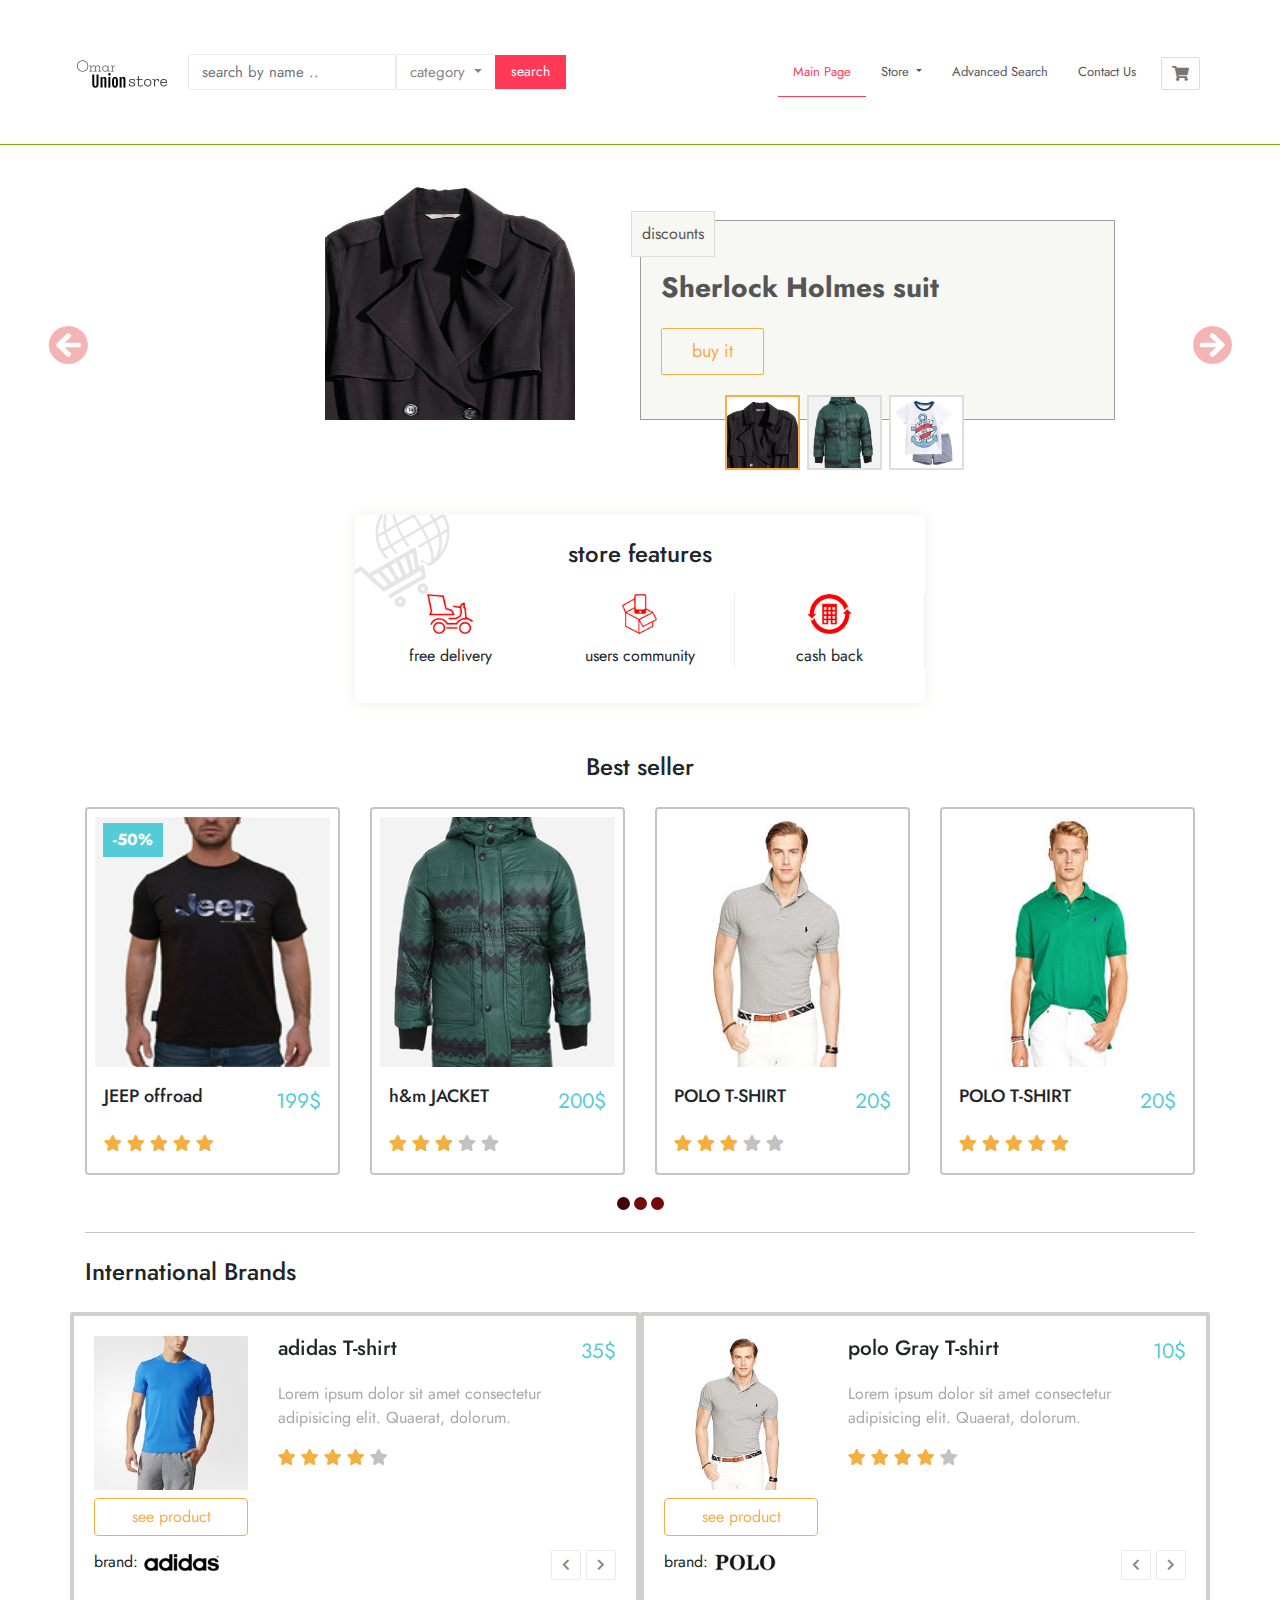
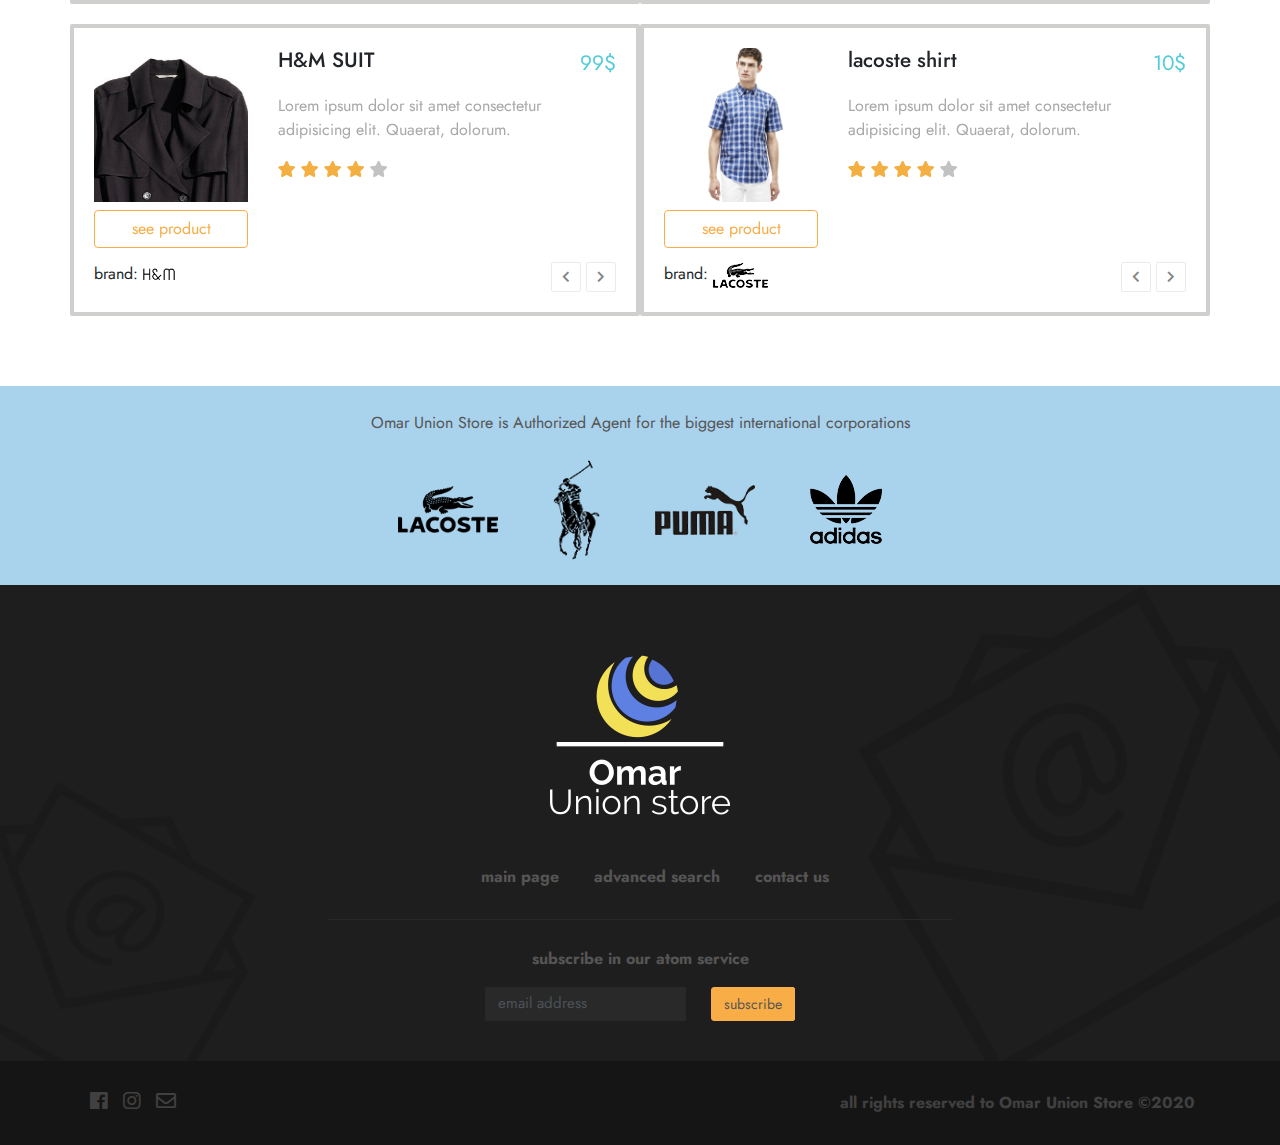
<file: index.html>
<!DOCTYPE html><script src="//localhost:35729/livereload.js?snipver=1" async="" defer=""></script>
<html lang="en" dir="ltr">


<head>
    <meta charset="UTF-8">
    <meta name="viewport" content="width=device-width, initial-scale=1.0">
    <title>OMAR UNION STORE</title>
    <link rel="stylesheet" href="./css/bootstrap.css">
    <link rel="stylesheet" href="css/main.css">
    <link rel="stylesheet" href="./css/all.css">
    <link rel="shortcut icon" href="images/shortcut.jpeg">

    
</head>


<body>

    
    <div class="container-fluid">

        <!--header-->
        <div class="row">
         <nav class="navbar navbar-expand-lg custom-navbar">
            <div class="container" >
                <div class="navbar-header">
                    <button class="collapsed navbar-toggler btn custom-btn btn-icon" data-toggle="collapse" data-target="#navbar-collapsed-menu" ><i class=" fa fa-bars"></i></button>
                    <a href="checkbox.html" class="navbar-toggler btn custom-btn btn-icon"><i class="fa fa-shopping-cart"></i></a>
                    <a href="main.html" class="navbar-brand ">
                    <img src="images/a.png" alt="Omar Union store">
                    </a>
                </div>
                <form  class="form-inline ">
                    <input type="search" class="form-control custom-form-control" placeholder="search by name ..">
                    <div class="dropdown categories">
                        <a class="nav-link dropdown-toggle custom-btn" href="#" id="navbardropdown" role="button" data-toggle="dropdown" aria-expanded="false">
                            category
                        </a>
                        <ul class="dropdown-menu custom-dropdown-menu">
                            <li>
                                <div class="checkbox">
                                    <label><input type="checkbox" name="search-category" value="men">men </label>

                                </div>
                            </li>
                            <li>
                                <div class="checkbox">
                                    <label><input type="checkbox" name="search-category" value="women">women </label>
                                </div>
                            </li>
                            <li>
                                <div class="checkbox">
                                    <label><input type="checkbox" name="search-category" value="kids">kids </label>
                                </div>
                            </li>
                        </ul>
                            
                    </div>
                    <button class="btn custom-btn-primary" type="submit" >search</button>
                </form>
                <div class="navbar-collapse collapse" id="navbar-collapsed-menu">
                    <ul class="navbar-nav ml-auto">
                        <li class="nav-item active"><a class="nav-link" href="#">Main Page</a></li>
                        <li class="nav-item dropdown"><a id="navbarDropdown" role="button" aria-expanded="false" data-toggle="dropdown" class="nav-link dropdown-toggle" href="#">Store </a>
                        <ul class="dropdown-menu custom-dropdown-menu">
                            <li><a class="dropdown-item" href="#">Men</a></li>
                            <li><a class="dropdown-item" href="#">Women</a></li>
                            <li><a class="dropdown-item" href="#">Kids</a></li>

                        </ul>
                        </li>
                        <li class="nav-item"><a class="nav-link" href="search.html">Advanced Search</a></li>
                        <li class="nav-item"><a class="nav-link" href="contact.html">Contact Us</a></li>
                        <li class="d-none d-lg-block"><a href="checkout.html" id="btn-shopping-cart" class=" btn custom-btn btn-icon" title="shopping cart" data-toggle="tooltip" data-placement="bottom"> <!--data-placement خاصية التنسيق-->
                            <i class="fas fa-shopping-cart"></i>
                        </a></li>
                    </ul>
                </div>
            </div>
         </nav>
        </div>
        <!--end of the header-->

        <!--unique products-->
        <div class="row carousel-row">
            <div class="col-12">
                <div id="carousel-featured" class="carousel slide" data-ride="carousel">
                 <div class="carousel-inner">
                    <div class="carousel-item active">
                        <div class="container">    
                            <div class="row">
                                <div class=" col-12 col-md-4 offset-lg-2 text-center ">
                                    <img src="images/hm_1.jpg" alt="detictive suit"> 
                                </div>
                                <div class=" col-12 col-md-8 col-lg-5">
                                    <div class="product-details">

                                        <div class="product-category">discounts</div>
                                        <h1>Sherlock Holmes suit</h1>
                                       
                                        
                                        <a class="btn btn-lg custom-btn custom-btn-primary" href="product.html ">buy it</a>
                                    </div>
                                </div>
                            </div>
                        </div>
                    </div>

                    <div class="carousel-item ">
                        <div class="container">    
                            <div class="row">
                                <div class=" col-12 col-md-4 offset-lg-2 text-center">
                                    <img src="images/most_sold_3.jpg" alt="coat"> 
                                </div>
                                <div class="col-12 col-md-8 col-lg-5">
                                    <div class="product-details">
                                        <div class="product-category">BOYES</div>
                                        <h1>heavy coat for storms</h1>
                                        <a class="btn btn-lg custom-btn custom-btn-primary" href="product.html">buy it</a>
                                    </div>
                                </div>
                            </div>
                        </div>
                    </div>

                    <div class="carousel-item ">
                        <div class="container">    
                            <div class="row">
                                <div class=" col-12 col-md-4 offset-lg-2 text-center">
                                    <img src="images/hm_3.jpg" alt="children T-shirt"> 
                                </div>
                                <div class="col-12 col-md-8 col-lg-5">
                                    <div class="product-details">
                                        <div class="product-category">CHILDREN</div>
                                        <h1>children T-shirt</h1>
                                        <a class="btn btn-lg custom-btn custom-btn-primary" href="product.html">buy it</a>
                                    </div>
                                </div>
                            </div>
                        </div>
                    </div>

                    <div class="carousel-item ">
                        <div class="container">    
                            <div class="row">
                                <div class="col-12 col-md-4 offset-lg-2 text-center">
                                    <img src="images/hm_2.jpg" alt="children dress"> 
                                </div>
                                <div class="col-12 col-md-8 col-lg-5">
                                    <div class="product-details">
                                        <div class="product-category">discounts</div>
                                        <h1>children dress</h1>
                                        <a class="btn btn-lg custom-btn custom-btn-primary" href="product.html">buy it</a>
                                    </div>
                                </div>
                            </div>
                        </div>
                    </div>
                 </div>

                     <div class="carousel-indicators custom-carousel-indicators-primary d-none d-md-block" > 
                         <img src="images/hm_1.jpg" alt="detictive suit" data-target="#carousel-featured" data-slide-to="0" class="active"> 
                         <img src="images/most_sold_3.jpg" alt="coat" data-target="#carousel-featured" data-slide-to="1">
                         <img src="images/hm_3.jpg" alt="children T-shirt" data-target="#carousel-featured" data-slide-to="2">
                     </div>
                     <!--the two navigation arrows-->
                     <a href="#carousel-featured" class="carousel-control-prev custom-carousel-control" data-slide="prev"><i class="fas fa-arrow-circle-left fa-2x"></i></a>
                     <a href="#carousel-featured" class="carousel-control-next custom-carousel-control" data-slide="next"><i class="fas fa-arrow-circle-right fa-2x"></i></a>

                </div> 
            </div>  
        </div>    
        <!--end of the unique products-->

           <!--store-features-->
        <div class="container">
            <div class="row">
                <div id="store-features" class="col-6 offset-3" >
                    <h3 class="text-center custom-heading">
                        store features
                    </h3>

                    <div class="row">
                    <div class="col-4 text-center feature"><img src="images/feature_1.png" alt="free delevery"><div>free delivery</div></div>
                    <div class="col-4 text-center feature"><img src="images/feature_2.png" alt="users community"><div>users community</div></div>
                    <div class="col-4 text-center feature"><img src="images/feature_3.png" alt="cash back"><div>cash back</div></div>
                    </div>

                </div>
            </div>
        </div>
           <!--end of store-features-->

           <!--Best seller-->
                <div class="row">
                    <div class="container">
                        <h3 class="text-center custom-heading">Best seller</h3>
                        <div id="carousel-most-sold" class="carousel slide  d-none d-block" data-ride="carousel">
                            <div class="carousel-inner">


                                <div class="carousel-item active">
                                    <div class="row">

                                        <!--بداية منتج-->
                                        <div class="col-lg-3 col-md-4 d-none d-lg-block ">
                                            <div class="card custom-thumbnail">
                                                <div class="sale">50%</div>
                                                <div class="overlay">
                                                    <button data-add-to-cart=""  class="btn custom-btn btn-secondary add-to-cart-btn">                        <i class="fas fa-shopping-cart"></i>
                                                        add to cart</button>
                                                </div>
                                                <img src="images/tshirt.jpg" alt="h&m">
                                                <div class="card-body">
                                                   <div class="clearfix">
                                                            <h4 class="float-left">JEEP offroad </h4>
                                                            <div class="price float-right">199$</div>
                                                            </div>
                                                            <div class="clearfix">
                                                            <div class="rating float-left">
                                                                <i class="fa fa-star active"></i>
                                                                <i class="fa fa-star active"></i>
                                                                <i class="fa fa-star active"></i>
                                                                <i class="fa fa-star active"></i>
                                                                <i class="fa fa-star active"></i>
                                                            </div>
                                                            <button class="float-right btn btn-default custom-btn add-to-cart-btn d-block d-lg-none" data-add-to-cart="">add to cart <i class="fa fa-cart-plus"></i></button>
                                                   </div>
                                                </div>
                                            </div>
                                        </div>
                                        <!--نهاية منتج-->

                                        <!--بداية منتج-->
                                        <div class="col-lg-3 col-md-4"> 
                                            <div class="card custom-thumbnail">
                                                <div class="overlay">
                                                    <button data-add-to-cart="" class="btn custom-btn btn-secondary add-to-cart-btn">                        <i class="fas fa-shopping-cart"></i>
                                                    add to cart</button>
                                                </div>
                                                <img src="images/most_sold_3.jpg" alt="h&m">
                                                <div class="card-body">
                                                    <div class="clearfix">
                                                        <h4 class="float-left">h&m JACKET</h4>
                                                        <div class="price float-right">200$</div>
                                                    </div>
                                                    <div class="clearfix">
                                                        <div class="rating float-left">
                                                        <i class="fa fa-star active"></i>
                                                        <i class="fa fa-star active"></i>
                                                        <i class="fa fa-star active"></i>
                                                        <i class="fa fa-star"></i>
                                                        <i class="fa fa-star"></i>
                                                        </div>
                                                        <button class="float-right btn btn-default custom-btn add-to-cart-btn d-block d-lg-none" data-add-to-cart="">add to cart <i class="fa fa-cart-plus"></i></button>

                                                    </div>
                                                </div>
                                            </div>
                                        </div>
                                       <!--نهاية منتج-->

                                       <!--بداية منتج-->
                                        <div class="col-lg-3 col-md-4">
                                            <div class="card custom-thumbnail">
                                                <div class="overlay">
                                                    <button data-add-to-cart="" class="btn custom-btn btn-secondary add-to-cart-btn">                        <i class="fas fa-shopping-cart"></i>
                                                    add to cart</button>
                                                </div>
                                                <img src="images/polo_1.jpg" alt="h&m">
                                            <div class="card-body">
                                                <div class="clearfix">
                                                    <h4 class="float-left">POLO T-SHIRT</h4>
                                                    <div class="price float-right">20$</div>
                                                </div>
                                                <div class="clearfix">
                                                    <div class="rating float-left">
                                                    <i class="fa fa-star active"></i>
                                                    <i class="fa fa-star active"></i>
                                                    <i class="fa fa-star active"></i>
                                                    <i class="fa fa-star"></i>
                                                    <i class="fa fa-star"></i>
                                                    </div>
                                                    <button class="float-right btn btn-default custom-btn add-to-cart-btn d-block d-lg-none" data-add-to-cart="">add to cart <i class="fa fa-cart-plus"></i></button>

                                                    </div>
                                                </div>
                                            </div>
                                        </div>
                                        <!--نهاية منتج-->

                                        <!--بداية منتج-->
                                        <div class="col-lg-3 col-md-4" >
                                            <div class="card custom-thumbnail">
                                                <div class="overlay">
                                                    <button data-add-to-cart="" class="btn custom-btn btn-secondary add-to-cart-btn">                        <i class="fas fa-shopping-cart"></i>
                                                        add to cart</button>
                                                </div>
                                                <img src="images/polo_2.jpg" alt="h&m">
                                                <div class="card-body">
                                                    <div class="clearfix">
                                                        <h4 class="float-left">POLO  T-SHIRT</h4>
                                                        <div class="price float-right">20$</div>
                                                    </div>
                                                    <div class="clearfix">
                                                        <div class="rating float-left">
                                                        <i class="fa fa-star active"></i>
                                                        <i class="fa fa-star active"></i>
                                                        <i class="fa fa-star active"></i>
                                                        <i class="fa fa-star active"></i>
                                                        <i class="fa fa-star active"></i>
                                                        </div>
                                                        <button class="float-right btn btn-default custom-btn add-to-cart-btn d-block d-lg-none" data-add-to-cart="">add to cart <i class="fa fa-cart-plus"></i></button>

                                                    </div>
                                                </div>
                                           </div>
                                       </div>
                                       <!--نهاية منتج-->

                                        

                                    </div>
                                </div>


                                <div class="carousel-item ">
                                    <div class="row">

                                        <!--بداية منتج-->
                                        <div class="col-lg-3 col-md-4">
                                            <div class="card custom-thumbnail">
                                                <div class="sale">50%</div>
                                                <div class="overlay">
                                                    <button data-add-to-cart="" data-add-to-cart class="btn custom-btn btn-secondary add-to-cart-btn">                        <i class="fas fa-shopping-cart"></i>
                                                        add to cart</button>
                                                </div>
                                                <img src="images/most_sold_2.jpg" alt="h&m">
                                                <div class="card-body">
                                                   <div class="clearfix">
                                                            <h4 class="float-left">T-shirt</h4>
                                                            <div class="price float-right">1$</div>
                                                            </div>
                                                            <div class="clearfix">
                                                            <div class="rating float-left">
                                                                <i class="fa fa-star active"></i>
                                                                <i class="fa fa-star active"></i>
                                                                <i class="fa fa-star "></i>
                                                                <i class="fa fa-star "></i>
                                                                <i class="fa fa-star"></i>
                                                            </div>
                                                            <button class="float-right btn btn-default custom-btn add-to-cart-btn d-block d-lg-none" data-add-to-cart="">add to cart <i class="fa fa-cart-plus"></i></button>

                                                   </div>
                                                </div>
                                            </div>
                                        </div>
                                        <!--نهاية منتج-->

                                        <!--بداية منتج-->
                                        <div class="col-lg-3 col-md-4"> 
                                            <div class="card custom-thumbnail">
                                                <div class="overlay">
                                                    <button data-add-to-cart="" class="btn custom-btn btn-secondary add-to-cart-btn">                        <i class="fas fa-shopping-cart"></i>
                                                    add to cart</button>
                                                </div>
                                                <img src="images/adidas_3.png" alt="adidas_3">
                                                <div class="card-body">
                                                    <div class="clearfix">
                                                        <h4 class="float-left">adidas JACKET</h4>
                                                        <div class="price float-right">60$</div>
                                                    </div>
                                                    <div class="clearfix">
                                                        <div class="rating float-left">
                                                        <i class="fa fa-star active"></i>
                                                        <i class="fa fa-star active"></i>
                                                        <i class="fa fa-star active"></i>
                                                        <i class="fa fa-star active"></i>
                                                        <i class="fa fa-star"></i>
                                                        </div>
                                                        <button class="float-right btn btn-default custom-btn add-to-cart-btn d-block d-lg-none" data-add-to-cart="">add to cart <i class="fa fa-cart-plus"></i></button>

                                                    </div>
                                                </div>
                                            </div>
                                        </div>
                                       <!--نهاية منتج-->

                                       <!--بداية منتج-->
                                        <div class="col-lg-3 col-md-4">
                                            <div class="card custom-thumbnail">
                                                <div class="overlay">
                                                    <button data-add-to-cart="" class="btn custom-btn btn-secondary add-to-cart-btn">                        <i class="fas fa-shopping-cart"></i>
                                                    add to cart</button>
                                                </div>
                                                <img src="images/lacoste_3.png" alt="lacoste_3">
                                            <div class="card-body">
                                                <div class="clearfix">
                                                    <h4 class="float-left">lacoste T-shirt</h4>
                                                    <div class="price float-right">30$</div>
                                                </div>
                                                <div class="clearfix">
                                                    <div class="rating float-left">
                                                    <i class="fa fa-star active"></i>
                                                    <i class="fa fa-star active"></i>
                                                    <i class="fa fa-star active"></i>
                                                    <i class="fa fa-star"></i>
                                                    <i class="fa fa-star"></i>
                                                    </div>
                                                    <button class="float-right btn btn-default custom-btn add-to-cart-btn d-block d-lg-none" data-add-to-cart="">add to cart <i class="fa fa-cart-plus"></i></button>

                                                    </div>
                                                </div>
                                            </div>
                                        </div>
                                        <!--نهاية منتج-->

                                        <!--بداية منتج-->
                                        <div class="col-lg-3 col-md-4 d-none d-lg-block" >
                                            <div class="card custom-thumbnail">
                                                <div class="overlay">
                                                    <button data-add-to-cart="" class="btn custom-btn btn-secondary add-to-cart-btn">                        <i class="fas fa-shopping-cart"></i>
                                                        add to cart</button>
                                                </div>
                                                <img src="images/hm_4.jpg" alt="h&m">
                                                <div class="card-body">
                                                    <div class="clearfix">
                                                        <h4 class="float-left">women bag </h4>
                                                        <div class="price float-right">20$</div>
                                                    </div>
                                                    <div class="clearfix">
                                                        <div class="rating float-left">
                                                        <i class="fa fa-star active"></i>
                                                        <i class="fa fa-star active"></i>
                                                        <i class="fa fa-star active"></i>
                                                        <i class="fa fa-star active"></i>
                                                        <i class="fa fa-star active"></i>
                                                        </div>
                                                        <button class="float-right btn btn-default custom-btn add-to-cart-btn d-block d-lg-none" data-add-to-cart="">add to cart <i class="fa fa-cart-plus"></i></button>

                                                    </div>
                                                </div>
                                           </div>
                                       </div>
                                       <!--نهاية منتج-->

                                        

                                    </div>
                                </div>


                                
                                <!--start of the item-->
                                <div class="carousel-item ">


                                    <div class="row">

                                        <!--بداية منتج-->
                                        <div class="col-lg-3 col-md-4">
                                            <div class="card custom-thumbnail">
                                                <div class="sale">50%</div>
                                                <div class="overlay">
                                                    <button data-add-to-cart="" data-add-to-cart class="btn custom-btn btn-secondary add-to-cart-btn">                        <i class="fas fa-shopping-cart"></i>
                                                        add to cart</button>
                                                </div>
                                                <img src="images/boot_adidas.jpg" alt="boot">
                                                <div class="card-body">
                                                   <div class="clearfix">
                                                            <h4 class="float-left">children boot</h4>
                                                            <div class="price float-right">15$</div>
                                                            </div>
                                                            <div class="clearfix">
                                                            <div class="rating float-left">
                                                                <i class="fa fa-star active"></i>
                                                                <i class="fa fa-star active"></i>
                                                                <i class="fa fa-star active"></i>
                                                                <i class="fa fa-star active"></i>
                                                                <i class="fa fa-star"></i>
                                                            </div>
                                                            <button class="float-right btn btn-default custom-btn add-to-cart-btn d-block d-lg-none" data-add-to-cart="">add to cart <i class="fa fa-cart-plus"></i></button>

                                                   </div>
                                                </div>
                                            </div>
                                        </div>
                                        <!--نهاية منتج-->

                                        <!--بداية منتج-->
                                        <div class="col-lg-3 col-md-4"> 
                                            <div class="card custom-thumbnail">
                                                <div class="overlay">
                                                    <button data-add-to-cart="" class="btn custom-btn btn-secondary add-to-cart-btn">                        <i class="fas fa-shopping-cart"></i>
                                                    add to cart</button>
                                                </div>
                                                <img src="images/puma_1.jpg" alt="puma_1">
                                                <div class="card-body">
                                                    <div class="clearfix">
                                                        <h4 class="float-left">puma b shoes</h4>
                                                        <div class="price float-right">70$</div>
                                                    </div>
                                                    <div class="clearfix">
                                                        <div class="rating float-left">
                                                        <i class="fa fa-star active"></i>
                                                        <i class="fa fa-star active"></i>
                                                        <i class="fa fa-star active"></i>
                                                        <i class="fa fa-star"></i>
                                                        <i class="fa fa-star"></i>
                                                        </div>
                                                        <button class="float-right btn btn-default custom-btn add-to-cart-btn d-block d-lg-none" data-add-to-cart="">add to cart <i class="fa fa-cart-plus"></i></button>

                                                    </div>
                                                </div>
                                            </div>
                                        </div>
                                       <!--نهاية منتج-->

                                       <!--بداية منتج-->
                                        <div class="col-lg-3 col-md-4">
                                            <div class="card custom-thumbnail">
                                                <div class="overlay">
                                                    <button data-add-to-cart="" class="btn custom-btn btn-secondary add-to-cart-btn">                        <i class="fas fa-shopping-cart"></i>
                                                    add to cart</button>
                                                </div>
                                                <img src="images/puma_2.jpg" alt="puma_2">
                                            <div class="card-body">
                                                <div class="clearfix">
                                                    <h4 class="float-left">puma shoes</h4>
                                                    <div class="price float-right">75$</div>
                                                </div>
                                                <div class="clearfix">
                                                    <div class="rating float-left">
                                                    <i class="fa fa-star active"></i>
                                                    <i class="fa fa-star active"></i>
                                                    <i class="fa fa-star active"></i>
                                                    <i class="fa fa-star"></i>
                                                    <i class="fa fa-star"></i>
                                                    </div>
                                                    <button class="float-right btn btn-default custom-btn add-to-cart-btn d-block d-lg-none" data-add-to-cart="">add to cart <i class="fa fa-cart-plus"></i></button>

                                                    </div>
                                                </div>
                                            </div>
                                        </div>
                                        <!--نهاية منتج-->

                                        <!--بداية منتج-->
                                        <div class="col-lg-3 col-md-4 d-none d-lg-block" >
                                            <div class="card custom-thumbnail">
                                                <div class="overlay">
                                                    <button data-add-to-cart="" class="btn custom-btn btn-secondary add-to-cart-btn">                        <i class="fas fa-shopping-cart"></i>
                                                        add to cart</button>
                                                </div>
                                                <img src="images/puma_3.jpg" alt="puma_3">
                                                <div class="card-body">
                                                    <div class="clearfix">
                                                        <h4 class="float-left">soccer shoes</h4>
                                                        <div class="price float-right">80$</div>
                                                    </div>
                                                    <div class="clearfix">
                                                        <div class="rating float-left">
                                                        <i class="fa fa-star active"></i>
                                                        <i class="fa fa-star active"></i>
                                                        <i class="fa fa-star active"></i>
                                                        <i class="fa fa-star active"></i>
                                                        <i class="fa fa-star active"></i>
                                                        </div>
                                                        <button class="float-right btn btn-default custom-btn add-to-cart-btn d-block d-lg-none" data-add-to-cart="">add to cart <i class="fa fa-cart-plus"></i></button>

                                                    </div>
                                                </div>
                                           </div>
                                       </div>
                                       <!--نهاية منتج-->

                                <!--end item-->
                              


                            </div>
                       
                            </div>


                           <ol class="carousel-indicators custom-carousel-indicators">
                              <li data-target="#carousel-most-sold" data-target="#carousel-most-sold-alternative" data-slide-to="0" class="active"></li>                          
                              <li data-target="#carousel-most-sold" data-slide-to="1"></li>
                              <li data-target="#carousel-most-sold" data-slide-to="2"></li>
                           </ol>
  
                     
                     
                     </div>
                     
                     
                     </div>

                     <!--small screens carosel-->
                     <div id="carousel-most-sold-alternative" class="carousel slide d-md-none" data-ride="carousel"></div>
                     


                   </div>
               </div>
        <!--end of best seller-->

        <!--international Brands -->
        <div id="row-brands">
            <div class="container">
                <h3 class="custom-heading">International Brands</h3>
                <div class="row">

                    <!-- begin of a brand-product-->
                    <div class="col-12 col-md-6 brand-products">
                        <div class="card custom-panel">
                            <div class="card-block">
                                <div id="carousel-brand-adidas" class="carousel slide" data-slide="carousel">
                                    <div class="carousel-inner">
                                        <div class="carousel-item active">
                                            <div class="row">
                                                <div class="col-lg-4 ">
                                                    <img src="images/adidas_1.jpg" alt="adidas_1" class="product-image">
                                                    <a href="./products/product_1.html" class="btn btn-primary custom-btn-primary btn-block d-none d-lg-block">see product</a>
                                                </div>
                                                <div class="col-lg-8 product-details">
                                                    <div class="clearfix">
                                                        <div class="float-left">
                                                            <h4>adidas T-shirt</h4>
                                                        </div>
                                                        <div class="float-right price">
                                                            35$
                                                        </div>
                                                    </div>
                                                    <p class="custon-text-muted">Lorem ipsum dolor sit amet consectetur adipisicing elit. Quaerat, dolorum.</p>
                                                    <div class="rating">
                                                        <i class="fa fa-star active"></i>
                                                        <i class="fa fa-star active"></i>
                                                        <i class="fa fa-star active"></i>
                                                        <i class="fa fa-star active"></i>
                                                        <i class="fa fa-star "></i>
                                                    </div>
                                                </div>
                                                <div class="col-12 d-lg-none">
                                                    <a href="./products/product_1.html" class="btn btn-primary custom-btn-primary btn-block ">see product</a>
                                                </div>
                                            </div>
                                        </div>
                                        <div class="carousel-item">
                                            <div class="row">
                                                <div class="col-lg-4">
                                                    <img src="images/adidas_2.jpg" alt="adidas_2" class="product-image">
                                                    <a href="./products/adidas_2.html" class="btn btn-primary custom-btn custom-btn-primary btn-block d-none d-lg-block">see product</a>
                                                </div>
                                                <div class="col-lg-8 product-details">
                                                    <div class="clearfix">
                                                        <div class="float-left">
                                                            <h4>addids shoes</h4>
                                                        </div>
                                                        <div class="float-right price">
                                                            30$
                                                        </div>
                                                    </div>
                                                    <p class="custom-text-muted">
                                                        Lorem ipsum dolor, sit amet consectetur adipisicing elit. Ullam, illo.
                                                    </p>
                                                    <div class="rating">
                                                        <i class="fa fa-star active"></i>
                                                        <i class="fa fa-star active"></i>
                                                        <i class="fa fa-star active"></i>
                                                        <i class="fa fa-star active"></i>
                                                        <i class="fa fa-star active"></i>
                                                    </div>
                                                </div>
                                                <div class="col-11 d-lg-none">
                                                <a href="./products/adidas_2.html" class="btn btn-primary custom-btn custom-btn-primary btn-block ">see product</a>
                                            </div>
                                            </div>
                                        </div>
                                    </div>
                                    <div class="brand-nav">
                                        <div class="clearfix">
                                            <div class="float-left">
                                                <div class="brand-text">brand:</div>
                                                <img src="./images/adidas_small.png" alt="addids">
                                            </div>
                                            <div class="float-right">
                                                <button class="btn custom-arrow-btn" data-target="#carousel-brand-adidas" data-slide="prev"><i class="fa fa-chevron-left"></i></button>
                                                <button class="btn custom-arrow-btn" data-target="#carousel-brand-adidas" data-slide="next"><i class="fa fa-chevron-right"></i></button>
                                            </div>
                                        </div>   
                                    </div>
                                </div> 
                            </div>
                        </div>
                    </div>
                    <!-- end of a brand-product-->

                    <!-- begin of a brand-product-->
                    <div class="col-12 col-md-6 brand-products">
                        <div class="card custom-panel">
                            <div class="card-block">
                                <div id="carousel-brand-polo" class="carousel slide" data-slide="carousel">
                                    <div class="carousel-inner">
                                        <div class="carousel-item active">
                                            <div class="row">
                                                <div class="col-lg-4">
                                                    <img src="images/polo_1.jpg" alt="adidas_1" class="product-image">
                                                    <a href="./products/polo_1.html" class="btn btn-primary custom-btn-primary btn-block d-none d-lg-block">see product</a>
                                                </div>
                                                <div class="col-lg-8 product-details">
                                                    <div class="clearfix">
                                                        <div class="float-left">
                                                            <h4>polo Gray T-shirt</h4>
                                                        </div>
                                                        <div class="float-right price">
                                                            10$
                                                        </div>
                                                    </div>
                                                    <p class="custon-text-muted">Lorem ipsum dolor sit amet consectetur adipisicing elit. Quaerat, dolorum.</p>
                                                    <div class="rating">
                                                        <i class="fa fa-star active"></i>
                                                        <i class="fa fa-star active"></i>
                                                        <i class="fa fa-star active"></i>
                                                        <i class="fa fa-star active"></i>
                                                        <i class="fa fa-star "></i>
                                                    </div>
                                                </div>
                                                <div class="col-12 d-lg-none">
                                                <a href="./products/polo_1.html" class="btn btn-primary custom-btn-primary btn-block ">see product</a>
                                            </div>

                                            </div>
                                        </div>


                                        <div class="carousel-item">
                                            <div class="row">
                                                <div class="col-lg-4">
                                                    <img src="images/polo_2.jpg" alt="adidas_2" class="product-image">
                                                    <a href="./products/polo_2.html" class="btn btn-primary custom-btn custom-btn-primary btn-block d-none d-lg-block">see product</a>
                                                </div>
                                                <div class="col-lg-8 product-details">
                                                    <div class="clearfix">
                                                        <div class="float-left">
                                                            <h4>polo green T-shirt</h4>
                                                        </div>
                                                        <div class="float-right price">
                                                            14$
                                                        </div>
                                                    </div>
                                                    <p class="custom-text-muted">
                                                        Lorem ipsum dolor, sit amet consectetur adipisicing elit. Ullam, illo.
                                                    </p>
                                                    <div class="rating">
                                                        <i class="fa fa-star active"></i>
                                                        <i class="fa fa-star active"></i>
                                                        <i class="fa fa-star active"></i>
                                                        <i class="fa fa-star active"></i>
                                                        <i class="fa fa-star active"></i>
                                                    </div>                               
                                                </div>
                                                <div class="col-12 d-lg-none">
                                                    <a href="./products/polo_2.html" class="btn btn-primary custom-btn custom-btn-primary btn-block  ">see product</a>

                                                </div>
                                            </div>
                                        </div>
                                    </div>
                                    <div class="brand-nav">
                                        <div class="clearfix">
                                            <div class="float-left">
                                                <div class="brand-text">brand:</div>
                                                <img src="./images/polo_small.png" alt="addids">
                                            </div>
                                            <div class="float-right">
                                                <button class="btn custom-arrow-btn" data-target="#carousel-brand-polo" data-slide="prev"><i class="fa fa-chevron-left"></i></button>
                                                <button class="btn custom-arrow-btn" data-target="#carousel-brand-polo" data-slide="next"><i class="fa fa-chevron-right"></i></button>
                                            </div>
                                        </div>   
                                    </div>
                                </div> 
                            </div>
                        </div>
                    </div>
                    <!-- end of a brand-product-->

                    <!-- begin of a brand-product-->
                    <div class="col-12 col-md-6 brand-products">
                        <div class="card custom-panel">
                            <div class="card-block">
                                <div id="carousel-brand-H&m" class="carousel slide" data-slide="carousel">
                                    <div class="carousel-inner">
                                        <div class="carousel-item active">
                                            <div class="row">
                                                <div class="col-lg-4">
                                                    <img src="images/hm_1.jpg" alt="adidas_1" class="product-image">
                                                    <a href="./products/hm_1.html" class="btn btn-primary custom-btn-primary btn-block d-none d-lg-block ">see product</a>
                                                </div>
                                                <div class="col-lg-8 product-details">
                                                    <div class="clearfix">
                                                        <div class="float-left">
                                                            <h4>H&M SUIT</h4>
                                                        </div>
                                                        <div class="float-right price">
                                                            99$
                                                        </div>
                                                    </div>
                                                    <p class="custon-text-muted">Lorem ipsum dolor sit amet consectetur adipisicing elit. Quaerat, dolorum.</p>
                                                    <div class="rating">
                                                        <i class="fa fa-star active"></i>
                                                        <i class="fa fa-star active"></i>
                                                        <i class="fa fa-star active"></i>
                                                        <i class="fa fa-star active"></i>
                                                        <i class="fa fa-star "></i>
                                                    </div>
                                                </div>
                                                <div class="col-12 d-lg-none">
                                                    <a href="product.html" class="btn btn-primary custom-btn-primary btn-block ">see product</a>

                                                </div>
                                            </div>
                                        </div>
                                        <div class="carousel-item">
                                            <div class="row">
                                                <div class="col-lg-4">
                                                    <img src="images/hm_2.jpg" alt="adidas_1" class="product-image">
                                                    <a href="./products/hm_2.html" class="btn btn-primary custom-btn-primary btn-block d-md-block d-none">see product</a>
                                                </div>
                                                <div class="col-lg-8 product-details">
                                                    <div class="clearfix">
                                                        <div class="float-left">
                                                            <h4> SMALL dress </h4>
                                                        </div>
                                                        <div class="float-right price">
                                                            10$
                                                        </div>
                                                    </div>
                                                    <p class="custon-text-muted">Lorem ipsum dolor sit amet consectetur adipisicing elit. Quaerat, dolorum.</p>
                                                    <div class="rating">
                                                        <i class="fa fa-star active"></i>
                                                        <i class="fa fa-star active"></i>
                                                        <i class="fa fa-star active"></i>
                                                        <i class="fa fa-star active"></i>
                                                        <i class="fa fa-star "></i>
                                                    </div>
                                                </div>
                                                <div class="col-11 d-lg-none">
                                                    <a href="./products/hm_2.html" class="btn btn-primary custom-btn-primary btn-block">see product</a>

                                                </div>
                                            </div>
                                        </div>
                                    </div>
                                    <div class="brand-nav">
                                        <div class="clearfix">
                                            <div class="float-left">
                                                <div class="brand-text">brand:</div>
                                                <img src="./images/hm_small.png" alt="h&m">
                                            </div>
                                            <div class="float-right">
                                                <button class="btn custom-arrow-btn" data-target="#carousel-brand-H&m" data-slide="prev"><i class="fa fa-chevron-left"></i></button>
                                                <button class="btn custom-arrow-btn" data-target="#carousel-brand-H&m" data-slide="next"><i class="fa fa-chevron-right"></i></button>
                                            </div>
                                        </div>   
                                    </div>
                                </div> 
                            </div>
                        </div>
                    </div>
                    <!-- end of a brand-product-->

                    <!-- begin of a brand-product-->
                    <div class="col-12 col-md-6 brand-products">
                        <div class="card custom-panel">
                            <div class="card-block">
                                <div id="carousel-brand-lacoste" class="carousel slide" data-slide="carousel">
                                    <div class="carousel-inner">
                                        <div class="carousel-item active">
                                            <div class="row">
                                                <div class="col-lg-4">
                                                    <img src="images/lacoste_1.png" alt="lacoste_1" class="product-image">
                                                    <a href="./products/lacoste_1.html" class="btn btn-primary custom-btn-primary btn-block d-none d-lg-block">see product</a>
                                                </div>
                                                <div class="col-lg-8 product-details">
                                                    <div class="clearfix">
                                                        <div class="float-left">
                                                            <h4>lacoste shirt</h4>
                                                        </div>
                                                        <div class="float-right price">
                                                            10$
                                                        </div>
                                                    </div>
                                                    <p class="custon-text-muted">Lorem ipsum dolor sit amet consectetur adipisicing elit. Quaerat, dolorum.</p>
                                                    <div class="rating">
                                                        <i class="fa fa-star active"></i>
                                                        <i class="fa fa-star active"></i>
                                                        <i class="fa fa-star active"></i>
                                                        <i class="fa fa-star active"></i>
                                                        <i class="fa fa-star "></i>
                                                    </div>
                                                </div>
                                                <div class="col-11 d-lg-none">
                                                    <a href="./products/lacoste_1.html" class="btn btn-primary custom-btn-primary btn-block ">see product</a>

                                                </div>
                                            </div>
                                        </div>
                                        <div class="carousel-item">
                                            <div class="row">
                                                <div class="col-lg-4">
                                                    <img src="images/lacoste_2.png" alt="lacoste_2" class="product-image">
                                                    <a href="./products/lacoste_2.html" class="btn btn-primary custom-btn-primary btn-block d-none d-lg-block ">see product</a>
                                                </div>
                                                <div class="col-lg-8 product-details">
                                                    <div class="clearfix">
                                                        <div class="float-left">
                                                            <h4>lacoste  WOMAN BAG</h4>
                                                        </div>
                                                        <div class="float-right price">
                                                            49$
                                                        </div>
                                                    </div>
                                                    <p class="custon-text-muted">Lorem ipsum dolor sit amet consectetur adipisicing elit. Quaerat, dolorum.</p>
                                                    <div class="rating">
                                                        <i class="fa fa-star active"></i>
                                                        <i class="fa fa-star active"></i>
                                                        <i class="fa fa-star active"></i>
                                                        <i class="fa fa-star active"></i>
                                                        <i class="fa fa-star "></i>
                                                    </div>
                                                </div>
                                                <div class="col-11 d-lg-none">
                                                    <a href="./products/lacoste_2.html" class="btn btn-primary custom-btn-primary btn-block">see product</a>

                                                </div>
                                            </div>
                                        </div>
                                    </div>
                                    <div class="brand-nav">
                                        <div class="clearfix">
                                            <div class="float-left">
                                                <div class="brand-text">brand:</div>
                                                <img src="./images/lacoste_small.png" alt="h&m">
                                            </div>
                                            <div class="float-right">
                                                <button class="btn custom-arrow-btn" data-target="#carousel-brand-lacoste" data-slide="prev"><i class="fa fa-chevron-left"></i></button>
                                                <button class="btn custom-arrow-btn" data-target="#carousel-brand-lacoste" data-slide="next"><i class="fa fa-chevron-right"></i></button>
                                            </div> 
                                        </div>   
                                    </div>
                                </div> 
                            </div>
                        </div>
                    </div>
                    <!-- end of a brand-product-->


                    
                </div>
            </div>
        </div>

        <!--footer 1-->
        <div id="footer" class="row">
            <div id="brand-logos" class="col-12 text-center">
                <span>Omar Union Store is Authorized Agent for the biggest international corporations </span>
                <div class="img-container">
                    <img src="images/lacoste.png" alt="lacoste">
                    <img src="images/polo.png" alt="polo">
                    <img src="images/puma.png" alt="puma">
                    <img src="images/adidas.png" alt="adidas">
                </div>
            </div>
            <!--footer2-->
            <div id="footer-nav">
                <div class="container-fluid text-center">
                    <div class="footer-logo">
                       <a href="." > <img src="images/footerlogo.png" alt="logo"> </a>
                    </div>
                    <div id="footer-nav-links" class="col-12 d-md-block d-none ">
                        <a href=".">main page</a>
                        <a href="search.html">advanced search</a>
                        <a href="contact.html">contact us</a>
                    </div>
                    <div id="newsletter" class="col-6 offset-3">
                        <form action="" class="form">
                            <label for="footer-email">
                                subscribe in our atom service
                            </label>
                            <br>
                            <div class="input-group">
                                <input class="form-control custom-form-control" type="email" id="footer-email" placeholder="email address" name="email" required>
                                <div class="input-group-btn">
                                    <button type="submit" class="btn btn-primary custom-btn custom-btn-primary2">subscribe</button>
                                </div>
                            </div>
                        </form>
                    </div>
     
                </div>
            </div>
            <!--footer3-->
            <div id="footer-copyright-social" class="col-12">
                <div class="container">
                    <div class="clearfix">
                        <div id="copyright" class="float-right">
                            all rights reserved to Omar Union Store &copy;2020
                        </div>
                        <div id="social-icons" class="float-left">
                            <a href="https://www.facebook.com/profile.php?id=100008350684127" target="_blank">
                                <i class="fab fa-facebook"></i>
                            </a>
                            <a href="https://www.instagram.com/omarabdalla671/" target="_blank">
                                <i class="fab fa-instagram"></i>
                            </a>
                            <a href="mailto:omarwork671@gmail.com" target="_blank">
                                <i class="far fa-envelope"></i>
                            </a>
                        </div>
                    </div>
                </div>
            </div>

        </div>




    </div> 


<script src="js/jquery-slim.min.js"></script>
<script src="js/popper.min.js"></script>
<script src="js/bootstrap.js"></script> 
<script src="js/main.js"></script>


</body>


</html>
</file>
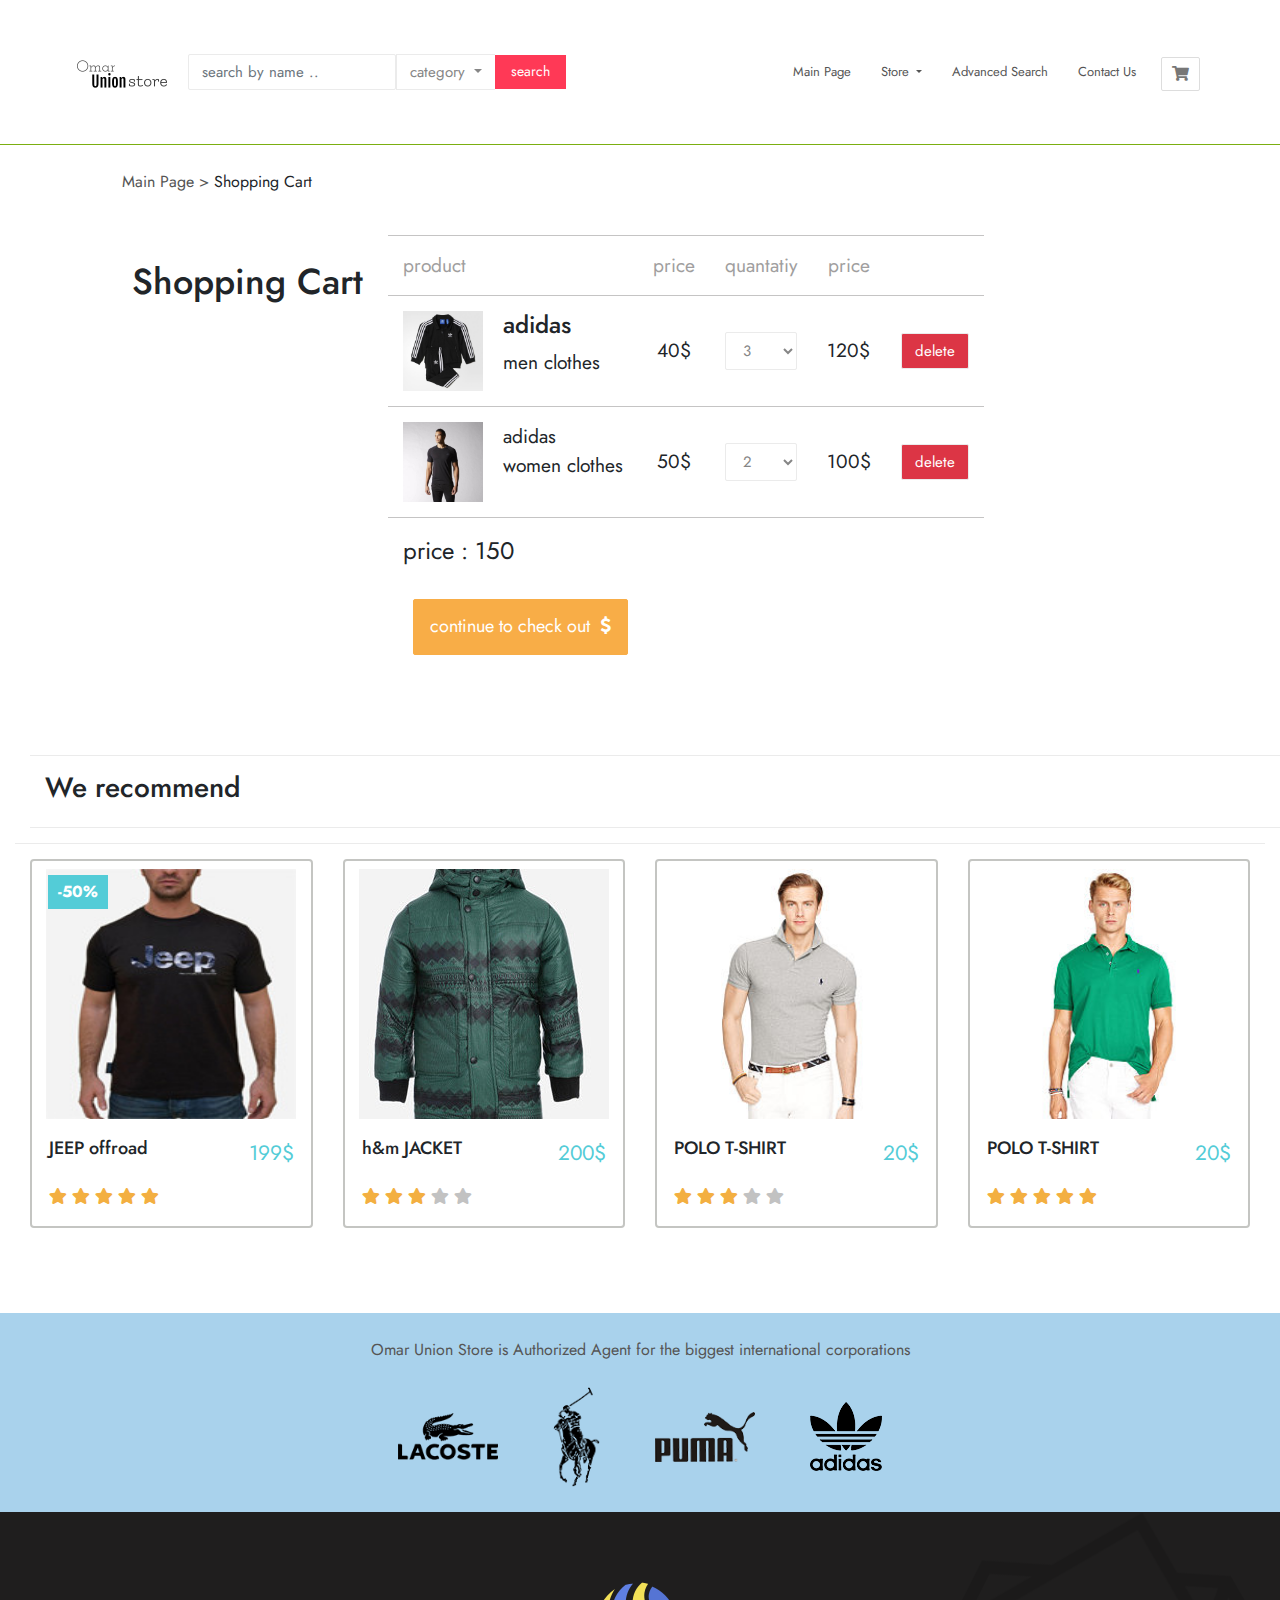
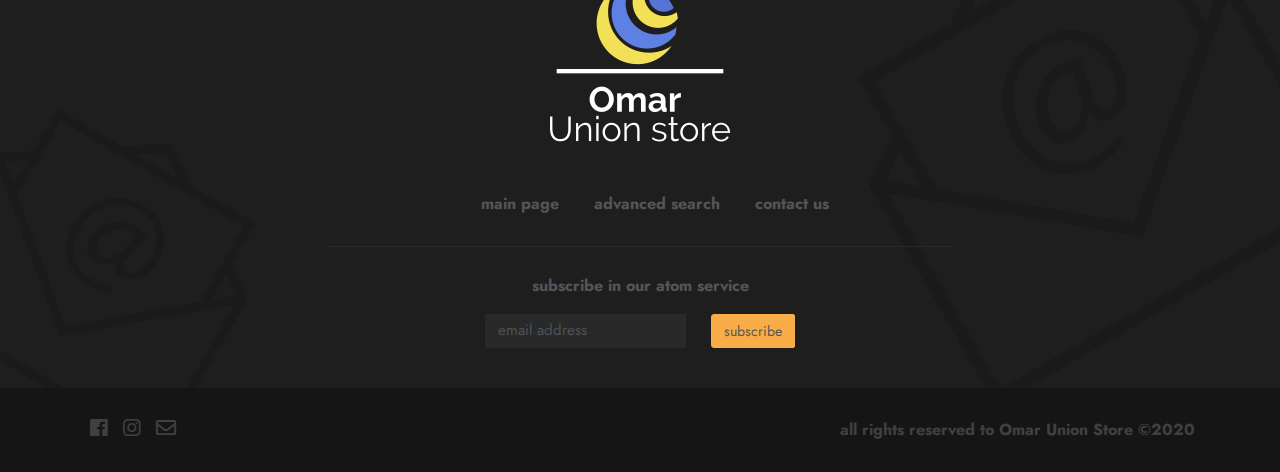
<file: checkout.html>
<!DOCTYPE html><script src="//localhost:35729/livereload.js?snipver=1" async="" defer=""></script>
<html lang="en" dir="ltr">


<head>
    <meta charset="UTF-8">
    <meta name="viewport" content="width=device-width, initial-scale=1.0">
    <title>Shopping Cart</title>
    <link rel="stylesheet" href="./css/bootstrap.css">
    <link rel="stylesheet" href="css/main.css">
    <link rel="stylesheet" href="./css/all.css">
    <link rel="shortcut icon" href="images/shortcut.jpeg">

    
</head>


<body>

    
    <div class="container-fluid">

        <!--header-->
        <div class="row">
         <nav class="navbar navbar-expand-lg custom-navbar">
            <div class="container" >
                <div class="navbar-header">
                    <button class="collapsed navbar-toggler btn custom-btn btn-icon" data-toggle="collapse" data-target="#navbar-collapsed-menu" ><i class=" fa fa-bars"></i></button>
                    <a href="checkbox.html" class="navbar-toggler btn custom-btn btn-icon"><i class="fa fa-shopping-cart"></i></a>
                    <a href="main.html" class="navbar-brand ">
                    <img src="images/a.png" alt="Omar Union store">
                    </a>
                </div>
                <form  class="form-inline ">
                    <input type="search" class="form-control custom-form-control" placeholder="search by name ..">
                    <div class="dropdown categories">
                        <a class="nav-link dropdown-toggle custom-btn" href="#" id="navbardropdown" role="button" data-toggle="dropdown" aria-expanded="false">
                            category
                        </a>
                        <ul class="dropdown-menu custom-dropdown-menu">
                            <li>
                                <div class="checkbox">
                                    <label><input type="checkbox" name="search-category" value="men">men </label>

                                </div>
                            </li>
                            <li>
                                <div class="checkbox">
                                    <label><input type="checkbox" name="search-category" value="women">women </label>
                                </div>
                            </li>
                            <li>
                                <div class="checkbox">
                                    <label><input type="checkbox" name="search-category" value="kids">kids </label>
                                </div>
                            </li>
                        </ul>
                            
                    </div>
                    <button class="btn custom-btn-primary" type="submit" >search</button>
                </form>
                <div class="navbar-collapse collapse" id="navbar-collapsed-menu">
                    <ul class="navbar-nav ml-auto">
                        <li class="nav-item "><a class="nav-link" href="main.html">Main Page</a></li>
                        <li class="nav-item dropdown"><a id="navbarDropdown" role="button" aria-expanded="false" data-toggle="dropdown" class="nav-link dropdown-toggle" href="#">Store </a>
                        <ul class="dropdown-menu custom-dropdown-menu">
                            <li><a class="dropdown-item" href="#">Men</a></li>
                            <li><a class="dropdown-item" href="#">Women</a></li>
                            <li><a class="dropdown-item" href="#">Kids</a></li>

                        </ul>
                        </li>
                        <li class="nav-item"><a class="nav-link" href="search.html">Advanced Search</a></li>
                        <li class="nav-item"><a class="nav-link" href="contact.html">Contact Us</a></li>
                        <li class="d-none d-lg-block"><a href="checkout.html" id="btn-shopping-cart" class=" btn custom-btn btn-icon" title="shopping cart" data-toggle="tooltip" data-placement="bottom"> <!--data-placement خاصية التنسيق-->
                            <i class="fas fa-shopping-cart"></i>
                        </a></li>
                    </ul>
                </div>
            </div>
         </nav>
        </div>
       

          <div class="borders-between">
            <div class="row">
                <div class="col-10 offset-1">
                    <!--nav links-->
                    <ol class="breadcrumb custom-breadcrumb">
                        <li><a href="main.html">Main Page</a></li>
                        <li class="active">Shopping Cart</li>
                    </ol>
                    <!--end of the header-->

                    <!--shopping cart-->
                    <div class="row">
                        <h1 class="custom-heading">Shopping Cart</h1>
                        <form  id="form-checkout">
                            <table class="custom-table">
                                <thead>
                                    <tr>
                                        <th>product</th>
                                        <th>price</th>
                                        <th> quantatiy</th>
                                        <th class="hide-on-small">price </th>
                                        <th></th>
                                    </tr>
                                </thead>
                                <tbody>
                                    <tr data-product-info data-product-price="40">
                                        <td>
                                            <div class="media custom-media">
                                                <div class="media-left d-none d-md-block">
                                                    <img class="media-object" src="images/adidas_3.jpg" alt="adidas_3">
                                                </div>
                                                <div class="media-body">
                                                    <h4 class="media-heading">adidas</h4>
                                                    <div class="custom-text-muted">men clothes</div>
                                                </div>
                                            </div>
                                        </td>
                                        <td>40$</td>
                                        <td>
                                            <select name="quantity[0]" class="form-control custom-form-control select-inline quantity" data-product-quantity>
                                                <option value="1" >1</option>
                                                <option value="2" >2</option>
                                                <option value="3" selected>3</option>
                                            </select>
                                        </td>
                                        <td class="total-price-for-product hide-on-small">120$</td>
                                        <td>
                                            <button class="btn custom-btn btn-danger" data-remove-from-cart>
                                                <span class="d-none d-md-block">delete</span>
                                                <i class="fa fa-trash-alt d-block d-md-none"></i>
                                            </button>
                                        </td>
                                    </tr>
                                    <tr data-product-info data-product-price="50">
                                        <td>
                                            <div class="media custom-media">
                                                <div class="media-left d-none d-md-block">
                                                    <img class="media-object" src="images/adidas_4.jpg" alt="adidas_4">
                                                </div>
                                                <div class="media-body">
                                                    <div class="media-heading">adidas</div>
                                                    <span>women clothes</span>
                                                </div>
                                            </div>
                                        </td>
                                        <td >50$</td>
                                        <td>
                                            <select name="quantity[1]" class="form-control custom-form-control select-inline quantity" data-product-quantity>
                                                <option value="1" >1</option>
                                                <option value="2" selected>2</option>
                                                <option value="3" >3</option>
                                            </select>
                                        </td>
                                        <td class="total-price-for-product hide-on-small">100$</td>
                                        <td>
                                            <button class="btn custom-btn btn-danger" data-remove-from-cart>
                                                <span class="d-none d-md-block">delete</span>
                                                <i class="fa fa-trash-alt d-block d-md-none"></i>
                                            </button>
                                        </td>
                                    </tr>
                                </tbody>
                                <tfoot>
                                    <tr>
                                        <td colspan="5">
                                            <span class="cust6om-text-muted">
                                                    <span class="custom-text-muted">
                                                        price :
                                                    </span>
                                                        
                                                    <span id="total-price-for-all-products"> 150  </span> 
                                            </span>
                                        </td>
                                    </tr>
                                </tfoot>
                            </table>
                            <a href="payment.html">                  
                                <button type="submit" class="btn custom-btn btn-primary custom-btn-primary2 custom-btn-with-icon btn-lg" >
                                    <span class="clearfix">
                                        <span class="float-left">
                                            continue to check out
                                        </span>
                                        <span class="float-right">
                                        &nbsp;  <i class="fas fa-dollar-sign"></i>                                  </span>
                                    </span>
                                </button>
                            </a>
                        </form>
                    </div>
                </div>
            </div>
            
            
            <!--end of the nav links-->
            


            <div class="row suggestions" id="suggesitions">
                <h3 class="custom heading col-sm-12 ">We recommend</h3>
            </div>


            <!--products-->
            <div class="pr ">
                <!--بداية منتج-->
                <div class="col-lg-3 col-md-4 d-none d-lg-block ">
                    <div class="card custom-thumbnail">
                        <div class="sale">50%</div>
                        <div class="overlay">
                            <button data-add-to-cart=""  class="btn custom-btn btn-secondary add-to-cart-btn">                        <i class="fas fa-shopping-cart"></i>
                                add to cart</button>
                        </div>
                        <img src="../images/tshirt.jpg" alt="h&m">
                        <div class="card-body">
                        <div class="clearfix">
                                    <h4 class="float-left">JEEP offroad </h4>
                                    <div class="price float-right">199$</div>
                                    </div>
                                    <div class="clearfix">
                                    <div class="rating float-left">
                                        <i class="fa fa-star active"></i>
                                        <i class="fa fa-star active"></i>
                                        <i class="fa fa-star active"></i>
                                        <i class="fa fa-star active"></i>
                                        <i class="fa fa-star active"></i>
                                    </div>
                                    <button class="float-right btn btn-default custom-btn add-to-cart-btn d-block d-lg-none" data-add-to-cart="">add to cart <i class="fa fa-cart-plus"></i></button>
                        </div>
                        </div>
                    </div>
                </div>
                <!--نهاية منتج-->

                <!--بداية منتج-->
                <div class="col-lg-3 col-md-4 "> 
                    <div class="card custom-thumbnail">
                        <div class="overlay">
                            <button data-add-to-cart="" class="btn custom-btn btn-secondary add-to-cart-btn">                        <i class="fas fa-shopping-cart"></i>
                            add to cart</button>
                        </div>
                        <img src="../images/most_sold_3.jpg" alt="h&m">
                        <div class="card-body">
                            <div class="clearfix">
                                <h4 class="float-left">h&m JACKET</h4>
                                <div class="price float-right">200$</div>
                            </div>
                            <div class="clearfix">
                                <div class="rating float-left">
                                <i class="fa fa-star active"></i>
                                <i class="fa fa-star active"></i>
                                <i class="fa fa-star active"></i>
                                <i class="fa fa-star"></i>
                                <i class="fa fa-star"></i>
                                </div>
                                <button class="float-right btn btn-default custom-btn add-to-cart-btn d-block d-lg-none" data-add-to-cart="">add to cart <i class="fa fa-cart-plus"></i></button>

                            </div>
                        </div>
                    </div>
                </div>
            <!--نهاية منتج-->

            <!--بداية منتج-->
                <div class="col-lg-3 col-md-4">
                    <div class="card custom-thumbnail">
                        <div class="overlay">
                            <button data-add-to-cart="" class="btn custom-btn btn-secondary add-to-cart-btn">                        <i class="fas fa-shopping-cart"></i>
                            add to cart</button>
                        </div>
                        <img src="../images/polo_1.jpg" alt="h&m">
                    <div class="card-body">
                        <div class="clearfix">
                            <h4 class="float-left">POLO T-SHIRT</h4>
                            <div class="price float-right">20$</div>
                        </div>
                        <div class="clearfix">
                            <div class="rating float-left">
                            <i class="fa fa-star active"></i>
                            <i class="fa fa-star active"></i>
                            <i class="fa fa-star active"></i>
                            <i class="fa fa-star"></i>
                            <i class="fa fa-star"></i>
                            </div>
                            <button class="float-right btn btn-default custom-btn add-to-cart-btn d-block d-lg-none" data-add-to-cart="">add to cart <i class="fa fa-cart-plus"></i></button>

                            </div>
                        </div>
                    </div>
                </div>
                <!--نهاية منتج-->

                <!--بداية منتج-->
                <div class="col-lg-3 col-md-4" >
                    <div class="card custom-thumbnail">
                        <div class="overlay">
                            <button data-add-to-cart="" class="btn custom-btn btn-secondary add-to-cart-btn">                        <i class="fas fa-shopping-cart"></i>
                                add to cart</button>
                        </div>
                        <img src="../images/polo_2.jpg" alt="h&m">
                        <div class="card-body">
                            <div class="clearfix">
                                <h4 class="float-left">POLO  T-SHIRT</h4>
                                <div class="price float-right">20$</div>
                            </div>
                            <div class="clearfix">
                                <div class="rating float-left">
                                <i class="fa fa-star active"></i>
                                <i class="fa fa-star active"></i>
                                <i class="fa fa-star active"></i>
                                <i class="fa fa-star active"></i>
                                <i class="fa fa-star active"></i>
                                </div>
                                <button class="float-right btn btn-default custom-btn add-to-cart-btn d-block d-lg-none" data-add-to-cart="">add to cart <i class="fa fa-cart-plus"></i></button>

                            </div>
                        </div>
                </div>
                </div>
            <!--نهاية منتج-->
            </div>
          </div>
















        <!--footer 1-->
        <div id="footer" class="row">
            <div id="brand-logos" class="col-12 text-center">
                <span>Omar Union Store is Authorized Agent for the biggest international corporations </span>
                <div class="img-container">
                    <img src="images/lacoste.png" alt="lacoste">
                    <img src="images/polo.png" alt="polo">
                    <img src="images/puma.png" alt="puma">
                    <img src="images/adidas.png" alt="adidas">
                </div>
            </div>
            <!--footer2-->
            <div id="footer-nav">
                <div class="container-fluid text-center">
                    <div class="footer-logo">
                       <a href="." > <img src="images/footerlogo.png" alt="logo"> </a>
                    </div>
                    <div id="footer-nav-links" class="col-12 d-md-block d-none ">
                        <a href=".">main page</a>
                        <a href="search.html">advanced search</a>
                        <a href="contact.html">contact us</a>
                    </div>
                    <div id="newsletter" class="col-6 offset-3">
                        <form action="" class="form">
                            <label for="footer-email">
                                subscribe in our atom service
                            </label>
                            <br>
                            <div class="input-group">
                                <input class="form-control custom-form-control" type="email" id="footer-email" placeholder="email address" name="email" required>
                                <div class="input-group-btn">
                                    <button type="submit" class="btn btn-primary custom-btn custom-btn-primary2">subscribe</button>
                                </div>
                            </div>
                        </form>
                    </div>
     
                </div>
            </div>
            <!--footer3-->
            <div id="footer-copyright-social" class="col-12">
                <div class="container">
                    <div class="clearfix">
                        <div id="copyright" class="float-right">
                            all rights reserved to Omar Union Store &copy;2020
                        </div>
                        <div id="social-icons" class="float-left">
                            <a href="https://www.facebook.com/profile.php?id=100008350684127" target="_blank">
                                <i class="fab fa-facebook"></i>
                            </a>
                            <a href="https://www.instagram.com/omarabdalla671/" target="_blank">
                                <i class="fab fa-instagram"></i>
                            </a>
                            <a href="mailto:omarwork671@gmail.com" target="_blank">
                                <i class="far fa-envelope"></i>
                            </a>
                        </div>
                    </div>
                </div>
            </div>

        </div>




    </div> 


<script src="js/jquery-slim.min.js"></script>
<script src="js/popper.min.js"></script>
<script src="js/bootstrap.js"></script> 
<script src="js/main.js"></script>


</body>


</html>
</file>
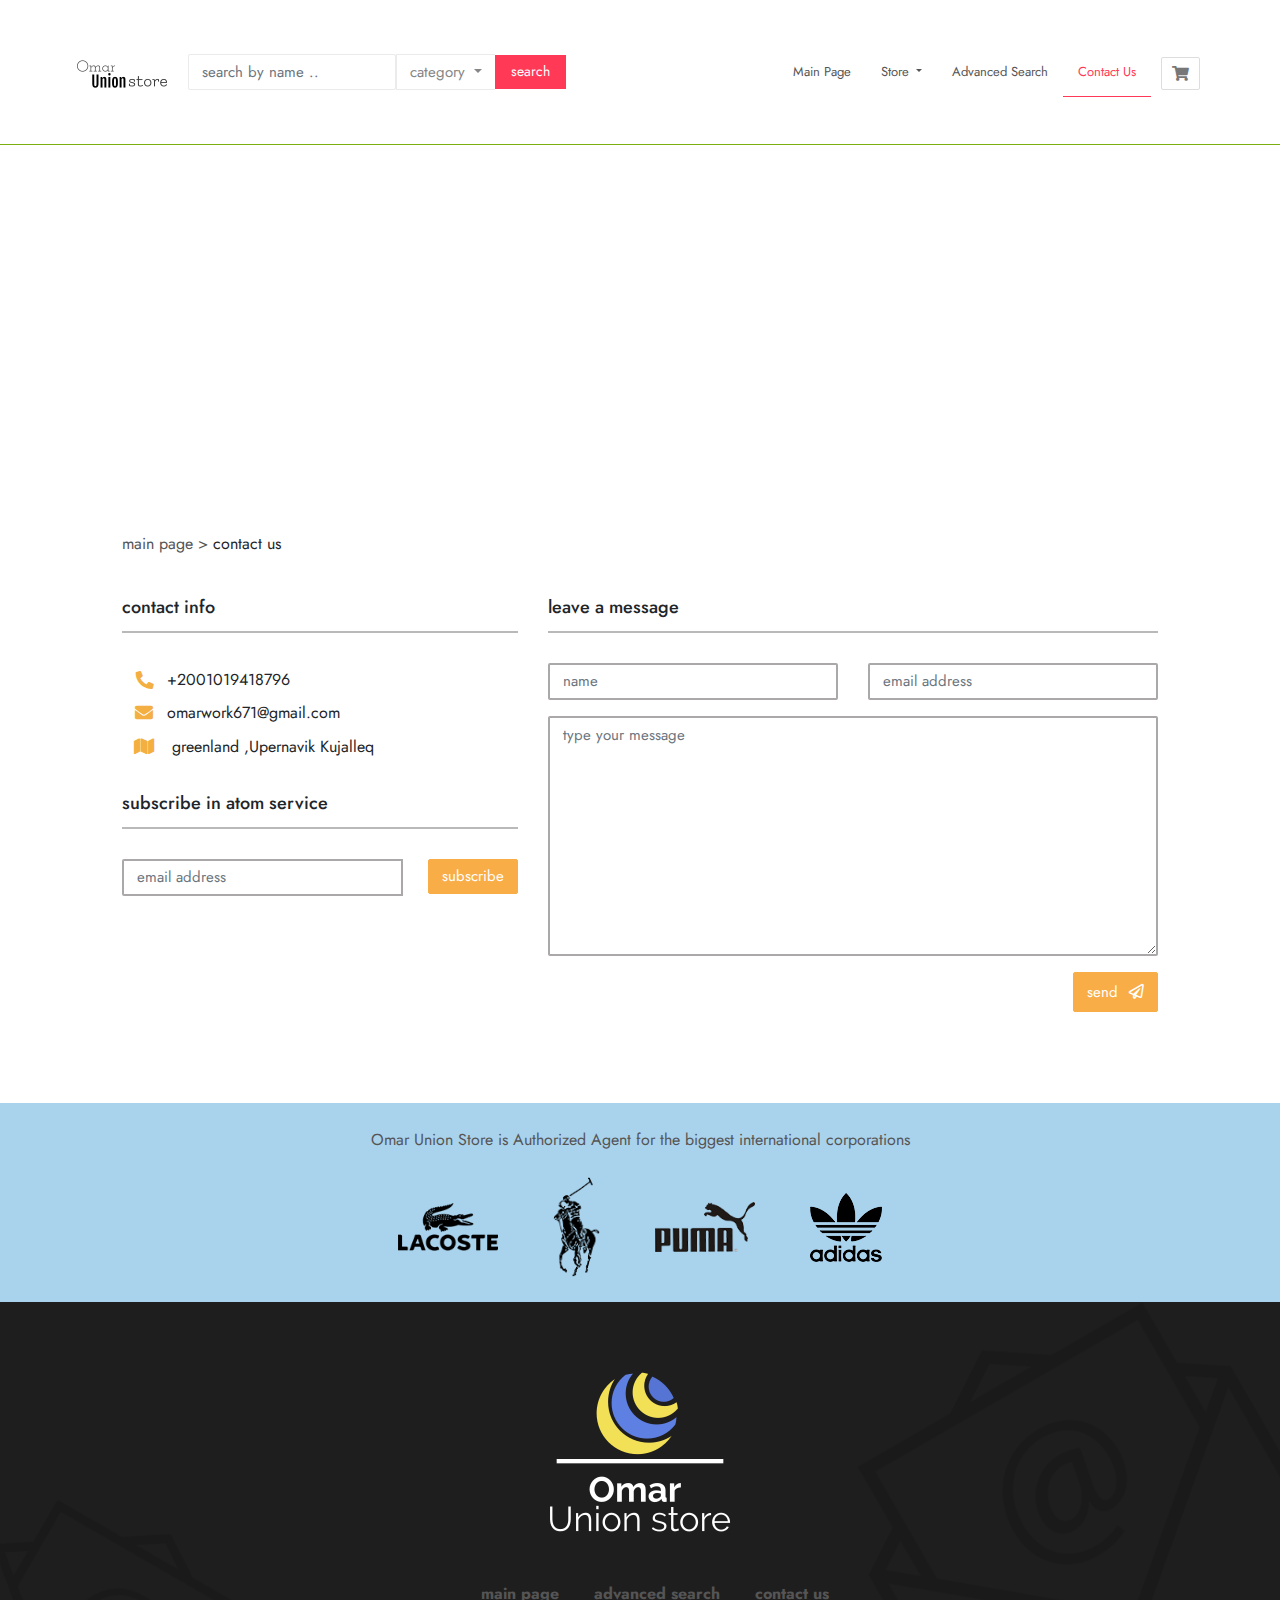
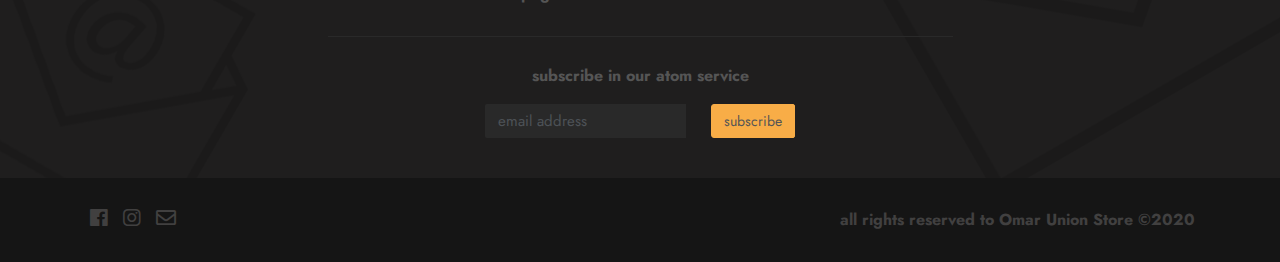
<file: contact.html>
<!DOCTYPE html><script src="//localhost:35729/livereload.js?snipver=1" async="" defer=""></script>
<html lang="en" dir="ltr">


<head>
    <meta charset="UTF-8">
    <meta name="viewport" content="width=device-width, initial-scale=1.0">
    <title>OMAR UNION STORE</title>
    <link rel="stylesheet" href="./css/bootstrap.css">
    <link rel="stylesheet" href="css/main.css">
    <link rel="stylesheet" href="./css/all.css">
    <link rel="shortcut icon" href="images/shortcut.jpeg">

    
</head>


<body>

    
    <div class="container-fluid">

        <!--header-->
        <div class="row">
         <nav class="navbar navbar-expand-lg custom-navbar">
            <div class="container" >
                <div class="navbar-header">
                    <button class="collapsed navbar-toggler btn custom-btn btn-icon" data-toggle="collapse" data-target="#navbar-collapsed-menu" ><i class=" fa fa-bars"></i></button>
                    <a href="checkbox.html" class="navbar-toggler btn custom-btn btn-icon"><i class="fa fa-shopping-cart"></i></a>
                    <a href="main.html" class="navbar-brand ">
                    <img src="images/a.png" alt="Omar Union store">
                    </a>
                </div>
                <form  class="form-inline ">
                    <input type="search" class="form-control custom-form-control" placeholder="search by name ..">
                    <div class="dropdown categories">
                        <a class="nav-link dropdown-toggle custom-btn" href="#" id="navbardropdown" role="button" data-toggle="dropdown" aria-expanded="false">
                            category
                        </a>
                        <ul class="dropdown-menu custom-dropdown-menu">
                            <li>
                                <div class="checkbox">
                                    <label><input type="checkbox" name="search-category" value="men">men </label>

                                </div>
                            </li>
                            <li>
                                <div class="checkbox">
                                    <label><input type="checkbox" name="search-category" value="women">women </label>
                                </div>
                            </li>
                            <li>
                                <div class="checkbox">
                                    <label><input type="checkbox" name="search-category" value="kids">kids </label>
                                </div>
                            </li>
                        </ul>
                            
                    </div>
                    <button class="btn custom-btn-primary" type="submit" >search</button>
                </form>
                <div class="navbar-collapse collapse" id="navbar-collapsed-menu">
                    <ul class="navbar-nav ml-auto">
                        <li class="nav-item "><a class="nav-link" href="#">Main Page</a></li>
                        <li class="nav-item dropdown"><a id="navbarDropdown" role="button" aria-expanded="false" data-toggle="dropdown" class="nav-link dropdown-toggle" href="#">Store </a>
                        <ul class="dropdown-menu custom-dropdown-menu">
                            <li><a class="dropdown-item" href="#">Men</a></li>
                            <li><a class="dropdown-item" href="#">Women</a></li>
                            <li><a class="dropdown-item" href="#">Kids</a></li>

                        </ul>
                        </li>
                        <li class="nav-item"><a class="nav-link" href="search.html">Advanced Search</a></li>
                        <li class="nav-item active"><a class="nav-link" href="contact.html">Contact Us</a></li>
                        <li class="d-none d-lg-block"><a href="checkout.html" id="btn-shopping-cart" class=" btn custom-btn btn-icon" title="shopping cart" data-toggle="tooltip" data-placement="bottom"> <!--data-placement خاصية التنسيق-->
                            <i class="fas fa-shopping-cart"></i>
                        </a></li>
                    </ul>
                </div>
            </div>
         </nav>
        </div>
        <!--end of the header-->


        <!--map-->
        <div class="row">
            <div class="col-12" id="map">
                <iframe src="https://www.google.com/maps/embed?pb=!1m18!1m12!1m3!1d7959.919709065354!2d-55.50714666188032!3d72.1551242706537!2m3!1f0!2f0!3f0!3m2!1i1024!2i768!4f13.1!3m3!1m2!1s0x4e58b76cf1793e8f%3A0x77170bee39580bfe!2zVXBlcm5hdmlrIEt1amFsbGVxLCDYrNix2YrZhtmE2KfZhtiv!5e1!3m2!1sar!2seg!4v1591347481958!5m2!1sar!2seg" width="100%" height="350px" frameborder="0" style="border:0;" allowfullscreen="" aria-hidden="false" tabindex="0"></iframe>
            </div>
        </div>
        <!--end of the map-->


        <!--crumbbread-->
        <div class="row">
            <div class="col-10 offset-1">
                <ol class="breadcrumb custom-breadcrumb">
                    <li><a href="main.html">main page</a></li>
                    <li class="active">contact us</li>
                </ol>
            </div>
        </div>
        <!--end of crumbbread-->


        <!--contact option-->
        <div id="contact-option" class="row">
            <!--contact info-->
            <div class="col-lg-4 col-sm-12 offset-1">
                    <h4 class="heading-with-border-bottom">
                        contact info
                    </h4>
                    <div id="contact-info">
                        <div><i class="fa fa-phone fa-lg rotate"></i>+2001019418796</div>
                        <div><i class="fa fa-envelope fa-lg"></i>omarwork671@gmail.com</div>
                        <div><i class="fa fa-map fa-lg "></i> greenland ,Upernavik Kujalleq</div>
                    </div>
                <h4 class="heading-with-border-bottom">subscribe in atom service</h4>
                <form  id="form-subscription" class="form">
                    <div class="form-group">
                        <div class="input-group">
                            <input type="email" class="form-control custom-form-control" name="email" required placeholder="email address" >
                            <div class="input-group-btn">
                                <button class="btn custom-btn btn-primary custom-btn-primary2" type="submit">subscribe</button>
                            </div>
                        </div>
                    </div>
                    
                </form>
            </div>

            <!--leave a message-->
            <div class="col-lg-6 col-sm-12">
                <h4 class="heading-with-border-bottom">leave a message</h4>
                <form action="" class="form row">
                    <div class="col-md-6 form-group">
                        <input type="text" name="name" placeholder="name" required class="form-control input-lg custom-inut-lg custom-form-control">
                    </div>
                    <div class="col-md-6 form-group">
                        <input type="email" name="email" placeholder="email address" required class="form-control input-lg custom-inut-lg custom-form-control" id="">
                    </div>
                    <div class="col-12 add-padding form-group">
                        <textarea name="message" placeholder="type your message" id="" cols="30" rows="10" class="form-control input-lg custom-inut-lg custom-form-control"></textarea>
                    </div>
                    <div class="col-12 add-padding form-group">
                        <div class="float-right">
                            <button type="submit" class=" big btn custom-btn btn-primary custom-btn-primary2">
                                <span class="float-left">send</span>
                                <span class="float-right">
                                    <i class="far fa-paper-plane"></i>
                                </span>
                            </button>
                        </div>
                    </div>
                </form>
            </div>
        </div>








        
        <!--footer 1-->
        <div id="footer" class="row">
            <div id="brand-logos" class="col-12 text-center">
                <span>Omar Union Store is Authorized Agent for the biggest international corporations </span>
                <div class="img-container">
                    <img src="images/lacoste.png" alt="lacoste">
                    <img src="images/polo.png" alt="polo">
                    <img src="images/puma.png" alt="puma">
                    <img src="images/adidas.png" alt="adidas">
                </div>
            </div>
            <!--footer2-->
            <div id="footer-nav">
                <div class="container-fluid text-center">
                    <div class="footer-logo">
                       <a href="." > <img src="images/footerlogo.png" alt="logo"> </a>
                    </div>
                    <div id="footer-nav-links" class="col-12 d-md-block d-none ">
                        <a href=".">main page</a>
                        <a href="search.html">advanced search</a>
                        <a href="contact.html">contact us</a>
                    </div>
                    <div id="newsletter" class="col-6 offset-3">
                        <form action="" class="form">
                            <label for="footer-email">
                                subscribe in our atom service
                            </label>
                            <br>
                            <div class="input-group">
                                <input class="form-control custom-form-control" type="email" id="footer-email" placeholder="email address" name="email" required>
                                <div class="input-group-btn">
                                    <button type="submit" class="btn btn-primary custom-btn custom-btn-primary2">subscribe</button>
                                </div>
                            </div>
                        </form>
                    </div>
     
                </div>
            </div>
            <!--footer3-->
            <div id="footer-copyright-social" class="col-12">
                <div class="container">
                    <div class="clearfix">
                        <div id="copyright" class="float-right">
                            all rights reserved to Omar Union Store &copy;2020
                        </div>
                        <div id="social-icons" class="float-left">
                            <a href="https://www.facebook.com/profile.php?id=100008350684127" target="_blank">
                                <i class="fab fa-facebook"></i>
                            </a>
                            <a href="https://www.instagram.com/omarabdalla671/" target="_blank">
                                <i class="fab fa-instagram"></i>
                            </a>
                            <a href="mailto:omarwork671@gmail.com" target="_blank">
                                <i class="far fa-envelope"></i>
                            </a>
                        </div>
                    </div>
                </div>
            </div>

        </div>




    </div> 


<script src="js/jquery-slim.min.js"></script>
<script src="js/popper.min.js"></script>
<script src="js/bootstrap.js"></script> 
<script src="js/main.js"></script>


</body>


</html>
</file>
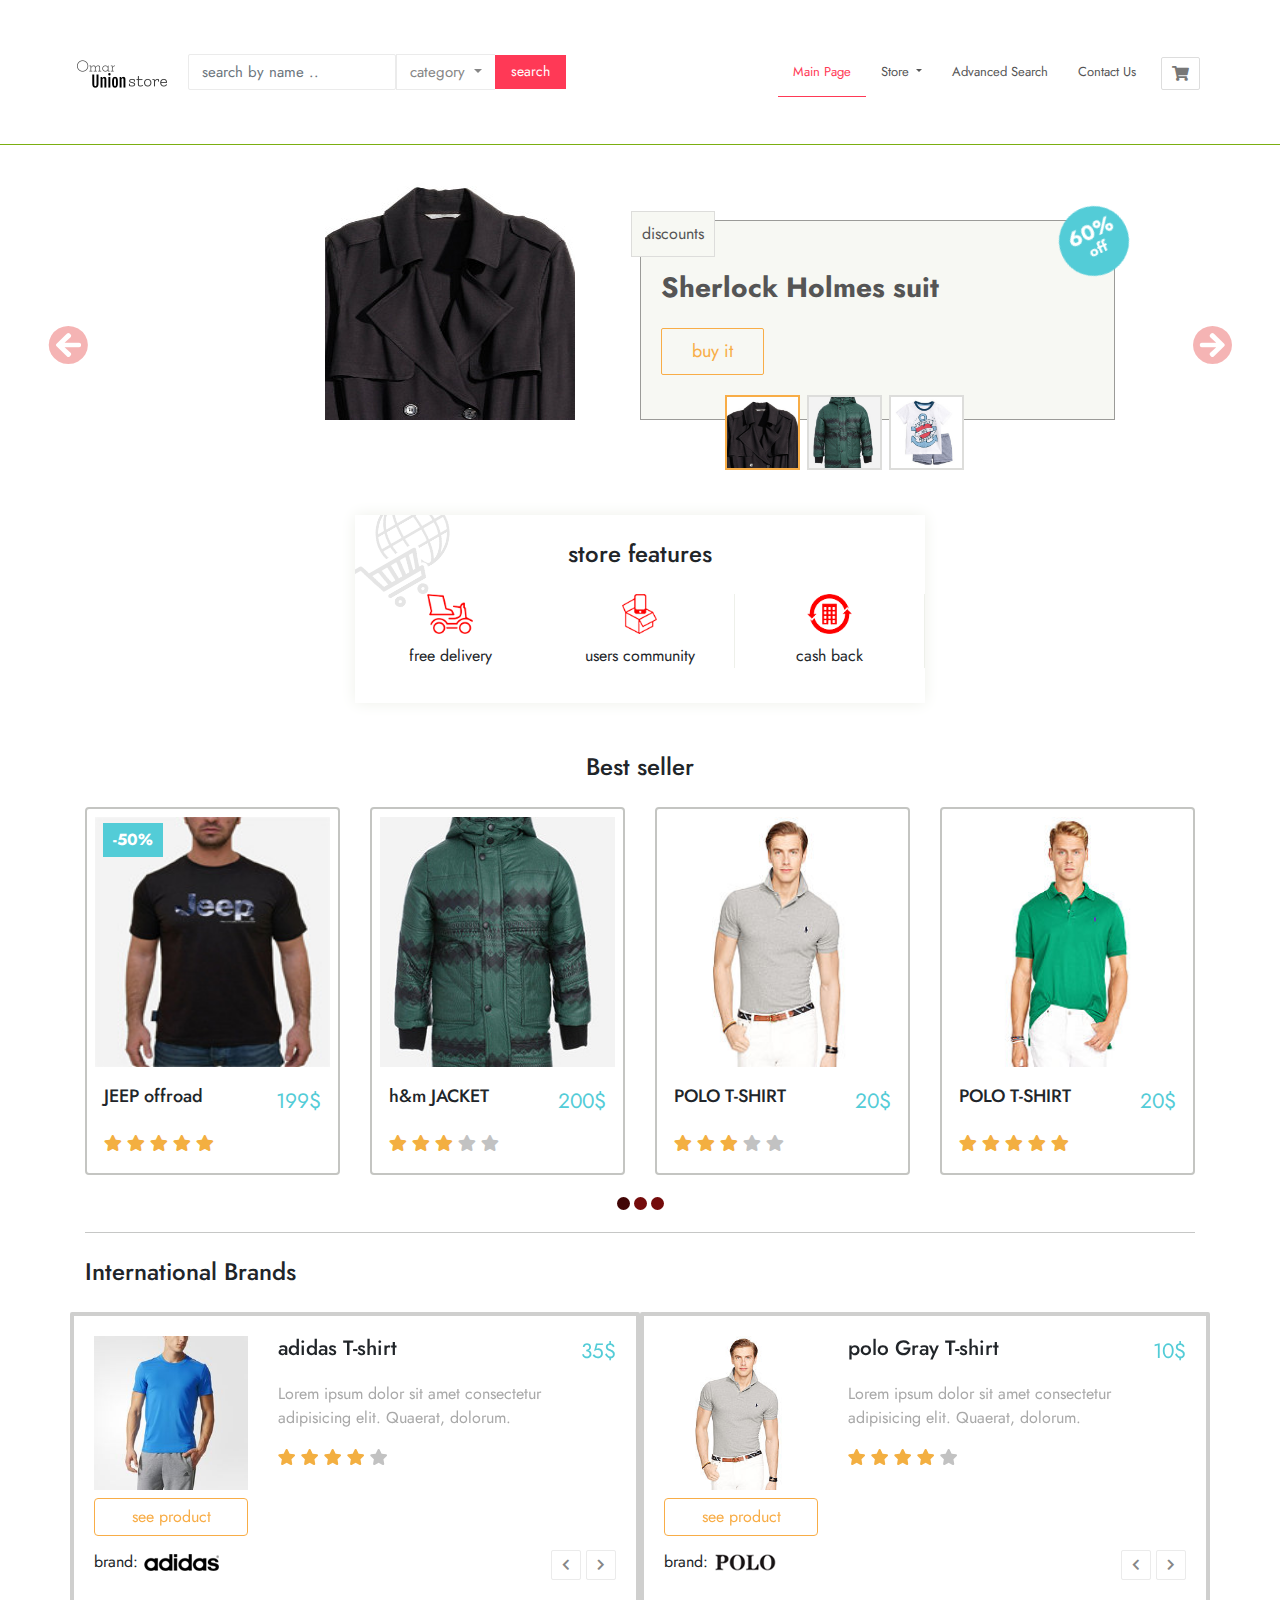
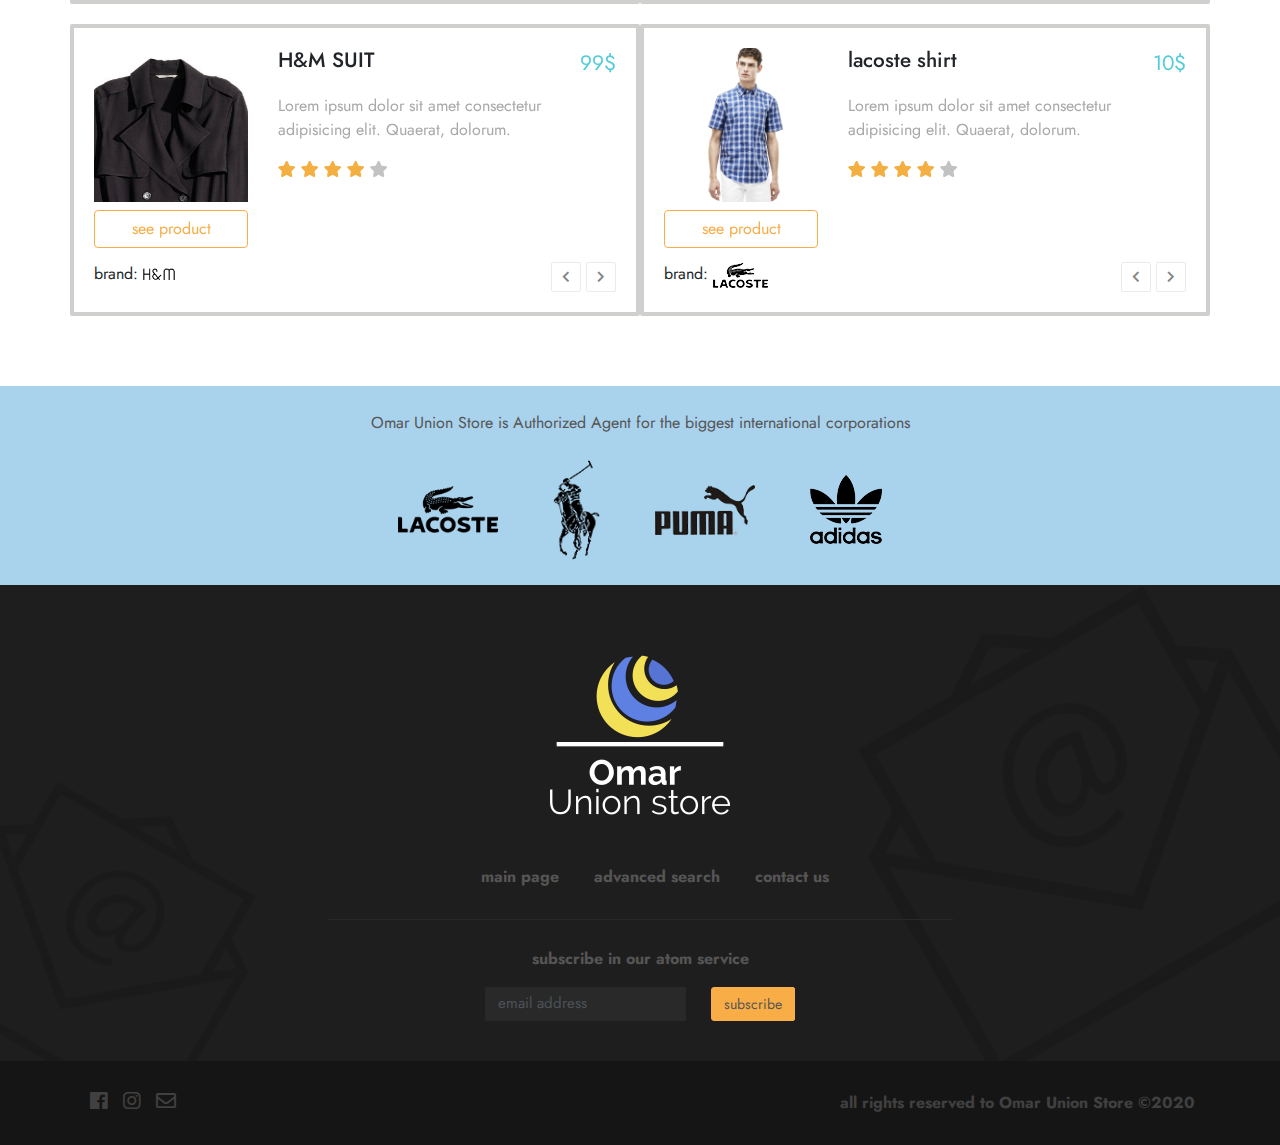
<file: main.html>
<!DOCTYPE html><script src="//localhost:35729/livereload.js?snipver=1" async="" defer=""></script>
<html lang="en" dir="ltr">


<head>
    <meta charset="UTF-8">
    <meta name="viewport" content="width=device-width, initial-scale=1.0">
    <title>OMAR UNION STORE</title>
    <link rel="stylesheet" href="./css/bootstrap.css">
    <link rel="stylesheet" href="css/main.css">
    <link rel="stylesheet" href="./css/all.css">
    <link rel="shortcut icon" href="images/shortcut.jpeg">

    
</head>


<body>

    
    <div class="container-fluid">

        <!--header-->
        <div class="row">
         <nav class="navbar navbar-expand-lg custom-navbar">
            <div class="container" >
                <div class="navbar-header">
                    <button class="collapsed navbar-toggler btn custom-btn btn-icon" data-toggle="collapse" data-target="#navbar-collapsed-menu" ><i class=" fa fa-bars"></i></button>
                    <a href="checkbox.html" class="navbar-toggler btn custom-btn btn-icon"><i class="fa fa-shopping-cart"></i></a>
                    <a href="main.html" class="navbar-brand ">
                    <img src="images/a.png" alt="Omar Union store">
                    </a>
                </div>
                <form  class="form-inline ">
                    <input type="search" class="form-control custom-form-control" placeholder="search by name ..">
                    <div class="dropdown categories">
                        <a class="nav-link dropdown-toggle custom-btn" href="#" id="navbardropdown" role="button" data-toggle="dropdown" aria-expanded="false">
                            category
                        </a>
                        <ul class="dropdown-menu custom-dropdown-menu">
                            <li>
                                <div class="checkbox">
                                    <label><input type="checkbox" name="search-category" value="men">men </label>

                                </div>
                            </li>
                            <li>
                                <div class="checkbox">
                                    <label><input type="checkbox" name="search-category" value="women">women </label>
                                </div>
                            </li>
                            <li>
                                <div class="checkbox">
                                    <label><input type="checkbox" name="search-category" value="kids">kids </label>
                                </div>
                            </li>
                        </ul>
                            
                    </div>
                    <button class="btn custom-btn-primary" type="submit" >search</button>
                </form>
                <div class="navbar-collapse collapse" id="navbar-collapsed-menu">
                    <ul class="navbar-nav ml-auto">
                        <li class="nav-item active"><a class="nav-link" href="#">Main Page</a></li>
                        <li class="nav-item dropdown"><a id="navbarDropdown" role="button" aria-expanded="false" data-toggle="dropdown" class="nav-link dropdown-toggle" href="#">Store </a>
                        <ul class="dropdown-menu custom-dropdown-menu">
                            <li><a class="dropdown-item" href="#">Men</a></li>
                            <li><a class="dropdown-item" href="#">Women</a></li>
                            <li><a class="dropdown-item" href="#">Kids</a></li>

                        </ul>
                        </li>
                        <li class="nav-item"><a class="nav-link" href="search.html">Advanced Search</a></li>
                        <li class="nav-item"><a class="nav-link" href="contact.html">Contact Us</a></li>
                        <li class="d-none d-lg-block"><a href="checkout.html" id="btn-shopping-cart" class=" btn custom-btn btn-icon" title="shopping cart" data-toggle="tooltip" data-placement="bottom"> <!--data-placement خاصية التنسيق-->
                            <i class="fas fa-shopping-cart"></i>
                        </a></li>
                    </ul>
                </div>
            </div>
         </nav>
        </div>
        <!--end of the header-->

        <!--unique products-->
        <div class="row carousel-row">
            <div class="col-12">
                <div id="carousel-featured" class="carousel slide" data-ride="carousel">
                 <div class="carousel-inner">
                    <div class="carousel-item active">
                        <div class="container">    
                            <div class="row">
                                <div class=" col-12 col-md-4 offset-lg-2 text-center ">
                                    <img src="images/hm_1.jpg" alt="detictive suit"> 
                                </div>
                                <div class=" col-12 col-md-8 col-lg-5">
                                    <div class="product-details">
                                        <div class="sale large">60% <span> off</span></div>
                                        <div class="product-category">discounts</div>
                                        <h1>Sherlock Holmes suit</h1>
                                       
                                        
                                        <a class="btn btn-lg custom-btn custom-btn-primary" href="product.html ">buy it</a>
                                    </div>
                                </div>
                            </div>
                        </div>
                    </div>

                    <div class="carousel-item ">
                        <div class="container">    
                            <div class="row">
                                <div class=" col-12 col-md-4 offset-lg-2 text-center">
                                    <img src="images/most_sold_3.jpg" alt="coat"> 
                                </div>
                                <div class="col-12 col-md-8 col-lg-5">
                                    <div class="product-details">
                                        <div class="product-category">BOYES</div>
                                        <h1>heavy coat for storms</h1>
                                        <a class="btn btn-lg custom-btn custom-btn-primary" href="product.html">buy it</a>
                                    </div>
                                </div>
                            </div>
                        </div>
                    </div>

                    <div class="carousel-item ">
                        <div class="container">    
                            <div class="row">
                                <div class=" col-12 col-md-4 offset-lg-2 text-center">
                                    <img src="images/hm_3.jpg" alt="children T-shirt"> 
                                </div>
                                <div class="col-12 col-md-8 col-lg-5">
                                    <div class="product-details">
                                        <div class="product-category">CHILDREN</div>
                                        <h1>children T-shirt</h1>
                                        <a class="btn btn-lg custom-btn custom-btn-primary" href="product.html">buy it</a>
                                    </div>
                                </div>
                            </div>
                        </div>
                    </div>

                    <div class="carousel-item ">
                        <div class="container">    
                            <div class="row">
                                <div class="col-12 col-md-4 offset-lg-2 text-center">
                                    <img src="images/hm_2.jpg" alt="children dress"> 
                                </div>
                                <div class="col-12 col-md-8 col-lg-5">
                                    <div class="product-details">
                                        <div class="product-category">discounts</div>
                                        <h1>children dress</h1>
                                        <a class="btn btn-lg custom-btn custom-btn-primary" href="product.html">buy it</a>
                                    </div>
                                </div>
                            </div>
                        </div>
                    </div>
                 </div>

                     <div class="carousel-indicators custom-carousel-indicators-primary d-none d-md-block" > 
                         <img src="images/hm_1.jpg" alt="detictive suit" data-target="#carousel-featured" data-slide-to="0" class="active"> 
                         <img src="images/most_sold_3.jpg" alt="coat" data-target="#carousel-featured" data-slide-to="1">
                         <img src="images/hm_3.jpg" alt="children T-shirt" data-target="#carousel-featured" data-slide-to="2">
                     </div>
                     <!--the two navigation arrows-->
                     <a href="#carousel-featured" class="carousel-control-prev custom-carousel-control" data-slide="prev"><i class="fas fa-arrow-circle-left fa-2x"></i></a>
                     <a href="#carousel-featured" class="carousel-control-next custom-carousel-control" data-slide="next"><i class="fas fa-arrow-circle-right fa-2x"></i></a>

                </div> 
            </div>  
        </div>    
        <!--end of the unique products-->

           <!--store-features-->
        <div class="container">
            <div class="row">
                <div id="store-features" class="col-6 offset-3" >
                    <h3 class="text-center custom-heading">
                        store features
                    </h3>

                    <div class="row">
                    <div class="col-4 text-center feature"><img src="images/feature_1.png" alt="free delevery"><div>free delivery</div></div>
                    <div class="col-4 text-center feature"><img src="images/feature_2.png" alt="users community"><div>users community</div></div>
                    <div class="col-4 text-center feature"><img src="images/feature_3.png" alt="cash back"><div>cash back</div></div>
                    </div>

                </div>
            </div>
        </div>
           <!--end of store-features-->

           <!--Best seller-->
                <div class="row">
                    <div class="container">
                        <h3 class="text-center custom-heading">Best seller</h3>
                        <div id="carousel-most-sold" class="carousel slide  d-none d-block" data-ride="carousel">
                            <div class="carousel-inner">


                                <div class="carousel-item active">
                                    <div class="row">

                                        <!--بداية منتج-->
                                        <div class="col-lg-3 col-md-4 d-none d-lg-block ">
                                            <div class="card custom-thumbnail">
                                                <div class="sale">50%</div>
                                                <div class="overlay">
                                                    <button data-add-to-cart=""  class="btn custom-btn btn-secondary add-to-cart-btn">                        <i class="fas fa-shopping-cart"></i>
                                                        add to cart</button>
                                                </div>
                                                <img src="images/tshirt.jpg" alt="h&m">
                                                <div class="card-body">
                                                   <div class="clearfix">
                                                            <h4 class="float-left">JEEP offroad </h4>
                                                            <div class="price float-right">199$</div>
                                                            </div>
                                                            <div class="clearfix">
                                                            <div class="rating float-left">
                                                                <i class="fa fa-star active"></i>
                                                                <i class="fa fa-star active"></i>
                                                                <i class="fa fa-star active"></i>
                                                                <i class="fa fa-star active"></i>
                                                                <i class="fa fa-star active"></i>
                                                            </div>
                                                            <button class="float-right btn btn-default custom-btn add-to-cart-btn d-block d-lg-none" data-add-to-cart="">add to cart <i class="fa fa-cart-plus"></i></button>
                                                   </div>
                                                </div>
                                            </div>
                                        </div>
                                        <!--نهاية منتج-->

                                        <!--بداية منتج-->
                                        <div class="col-lg-3 col-md-4"> 
                                            <div class="card custom-thumbnail">
                                                <div class="overlay">
                                                    <button data-add-to-cart="" class="btn custom-btn btn-secondary add-to-cart-btn">                        <i class="fas fa-shopping-cart"></i>
                                                    add to cart</button>
                                                </div>
                                                <img src="images/most_sold_3.jpg" alt="h&m">
                                                <div class="card-body">
                                                    <div class="clearfix">
                                                        <h4 class="float-left">h&m JACKET</h4>
                                                        <div class="price float-right">200$</div>
                                                    </div>
                                                    <div class="clearfix">
                                                        <div class="rating float-left">
                                                        <i class="fa fa-star active"></i>
                                                        <i class="fa fa-star active"></i>
                                                        <i class="fa fa-star active"></i>
                                                        <i class="fa fa-star"></i>
                                                        <i class="fa fa-star"></i>
                                                        </div>
                                                        <button class="float-right btn btn-default custom-btn add-to-cart-btn d-block d-lg-none" data-add-to-cart="">add to cart <i class="fa fa-cart-plus"></i></button>

                                                    </div>
                                                </div>
                                            </div>
                                        </div>
                                       <!--نهاية منتج-->

                                       <!--بداية منتج-->
                                        <div class="col-lg-3 col-md-4">
                                            <div class="card custom-thumbnail">
                                                <div class="overlay">
                                                    <button data-add-to-cart="" class="btn custom-btn btn-secondary add-to-cart-btn">                        <i class="fas fa-shopping-cart"></i>
                                                    add to cart</button>
                                                </div>
                                                <img src="images/polo_1.jpg" alt="h&m">
                                            <div class="card-body">
                                                <div class="clearfix">
                                                    <h4 class="float-left">POLO T-SHIRT</h4>
                                                    <div class="price float-right">20$</div>
                                                </div>
                                                <div class="clearfix">
                                                    <div class="rating float-left">
                                                    <i class="fa fa-star active"></i>
                                                    <i class="fa fa-star active"></i>
                                                    <i class="fa fa-star active"></i>
                                                    <i class="fa fa-star"></i>
                                                    <i class="fa fa-star"></i>
                                                    </div>
                                                    <button class="float-right btn btn-default custom-btn add-to-cart-btn d-block d-lg-none" data-add-to-cart="">add to cart <i class="fa fa-cart-plus"></i></button>

                                                    </div>
                                                </div>
                                            </div>
                                        </div>
                                        <!--نهاية منتج-->

                                        <!--بداية منتج-->
                                        <div class="col-lg-3 col-md-4" >
                                            <div class="card custom-thumbnail">
                                                <div class="overlay">
                                                    <button data-add-to-cart="" class="btn custom-btn btn-secondary add-to-cart-btn">                        <i class="fas fa-shopping-cart"></i>
                                                        add to cart</button>
                                                </div>
                                                <img src="images/polo_2.jpg" alt="h&m">
                                                <div class="card-body">
                                                    <div class="clearfix">
                                                        <h4 class="float-left">POLO  T-SHIRT</h4>
                                                        <div class="price float-right">20$</div>
                                                    </div>
                                                    <div class="clearfix">
                                                        <div class="rating float-left">
                                                        <i class="fa fa-star active"></i>
                                                        <i class="fa fa-star active"></i>
                                                        <i class="fa fa-star active"></i>
                                                        <i class="fa fa-star active"></i>
                                                        <i class="fa fa-star active"></i>
                                                        </div>
                                                        <button class="float-right btn btn-default custom-btn add-to-cart-btn d-block d-lg-none" data-add-to-cart="">add to cart <i class="fa fa-cart-plus"></i></button>

                                                    </div>
                                                </div>
                                           </div>
                                       </div>
                                       <!--نهاية منتج-->

                                        

                                    </div>
                                </div>


                                <div class="carousel-item ">
                                    <div class="row">

                                        <!--بداية منتج-->
                                        <div class="col-lg-3 col-md-4">
                                            <div class="card custom-thumbnail">
                                                <div class="sale">50%</div>
                                                <div class="overlay">
                                                    <button data-add-to-cart="" data-add-to-cart class="btn custom-btn btn-secondary add-to-cart-btn">                        <i class="fas fa-shopping-cart"></i>
                                                        add to cart</button>
                                                </div>
                                                <img src="images/most_sold_2.jpg" alt="h&m">
                                                <div class="card-body">
                                                   <div class="clearfix">
                                                            <h4 class="float-left">T-shirt</h4>
                                                            <div class="price float-right">1$</div>
                                                            </div>
                                                            <div class="clearfix">
                                                            <div class="rating float-left">
                                                                <i class="fa fa-star active"></i>
                                                                <i class="fa fa-star active"></i>
                                                                <i class="fa fa-star "></i>
                                                                <i class="fa fa-star "></i>
                                                                <i class="fa fa-star"></i>
                                                            </div>
                                                            <button class="float-right btn btn-default custom-btn add-to-cart-btn d-block d-lg-none" data-add-to-cart="">add to cart <i class="fa fa-cart-plus"></i></button>

                                                   </div>
                                                </div>
                                            </div>
                                        </div>
                                        <!--نهاية منتج-->

                                        <!--بداية منتج-->
                                        <div class="col-lg-3 col-md-4"> 
                                            <div class="card custom-thumbnail">
                                                <div class="overlay">
                                                    <button data-add-to-cart="" class="btn custom-btn btn-secondary add-to-cart-btn">                        <i class="fas fa-shopping-cart"></i>
                                                    add to cart</button>
                                                </div>
                                                <img src="images/adidas_3.png" alt="adidas_3">
                                                <div class="card-body">
                                                    <div class="clearfix">
                                                        <h4 class="float-left">adidas JACKET</h4>
                                                        <div class="price float-right">60$</div>
                                                    </div>
                                                    <div class="clearfix">
                                                        <div class="rating float-left">
                                                        <i class="fa fa-star active"></i>
                                                        <i class="fa fa-star active"></i>
                                                        <i class="fa fa-star active"></i>
                                                        <i class="fa fa-star active"></i>
                                                        <i class="fa fa-star"></i>
                                                        </div>
                                                        <button class="float-right btn btn-default custom-btn add-to-cart-btn d-block d-lg-none" data-add-to-cart="">add to cart <i class="fa fa-cart-plus"></i></button>

                                                    </div>
                                                </div>
                                            </div>
                                        </div>
                                       <!--نهاية منتج-->

                                       <!--بداية منتج-->
                                        <div class="col-lg-3 col-md-4">
                                            <div class="card custom-thumbnail">
                                                <div class="overlay">
                                                    <button data-add-to-cart="" class="btn custom-btn btn-secondary add-to-cart-btn">                        <i class="fas fa-shopping-cart"></i>
                                                    add to cart</button>
                                                </div>
                                                <img src="images/lacoste_3.png" alt="lacoste_3">
                                            <div class="card-body">
                                                <div class="clearfix">
                                                    <h4 class="float-left">lacoste T-shirt</h4>
                                                    <div class="price float-right">30$</div>
                                                </div>
                                                <div class="clearfix">
                                                    <div class="rating float-left">
                                                    <i class="fa fa-star active"></i>
                                                    <i class="fa fa-star active"></i>
                                                    <i class="fa fa-star active"></i>
                                                    <i class="fa fa-star"></i>
                                                    <i class="fa fa-star"></i>
                                                    </div>
                                                    <button class="float-right btn btn-default custom-btn add-to-cart-btn d-block d-lg-none" data-add-to-cart="">add to cart <i class="fa fa-cart-plus"></i></button>

                                                    </div>
                                                </div>
                                            </div>
                                        </div>
                                        <!--نهاية منتج-->

                                        <!--بداية منتج-->
                                        <div class="col-lg-3 col-md-4 d-none d-lg-block" >
                                            <div class="card custom-thumbnail">
                                                <div class="overlay">
                                                    <button data-add-to-cart="" class="btn custom-btn btn-secondary add-to-cart-btn">                        <i class="fas fa-shopping-cart"></i>
                                                        add to cart</button>
                                                </div>
                                                <img src="images/hm_4.jpg" alt="h&m">
                                                <div class="card-body">
                                                    <div class="clearfix">
                                                        <h4 class="float-left">women bag </h4>
                                                        <div class="price float-right">20$</div>
                                                    </div>
                                                    <div class="clearfix">
                                                        <div class="rating float-left">
                                                        <i class="fa fa-star active"></i>
                                                        <i class="fa fa-star active"></i>
                                                        <i class="fa fa-star active"></i>
                                                        <i class="fa fa-star active"></i>
                                                        <i class="fa fa-star active"></i>
                                                        </div>
                                                        <button class="float-right btn btn-default custom-btn add-to-cart-btn d-block d-lg-none" data-add-to-cart="">add to cart <i class="fa fa-cart-plus"></i></button>

                                                    </div>
                                                </div>
                                           </div>
                                       </div>
                                       <!--نهاية منتج-->

                                        

                                    </div>
                                </div>


                                
                                <!--start of the item-->
                                <div class="carousel-item ">


                                    <div class="row">

                                        <!--بداية منتج-->
                                        <div class="col-lg-3 col-md-4">
                                            <div class="card custom-thumbnail">
                                                <div class="sale">50%</div>
                                                <div class="overlay">
                                                    <button data-add-to-cart="" data-add-to-cart class="btn custom-btn btn-secondary add-to-cart-btn">                        <i class="fas fa-shopping-cart"></i>
                                                        add to cart</button>
                                                </div>
                                                <img src="images/boot_adidas.jpg" alt="boot">
                                                <div class="card-body">
                                                   <div class="clearfix">
                                                            <h4 class="float-left">children boot</h4>
                                                            <div class="price float-right">15$</div>
                                                            </div>
                                                            <div class="clearfix">
                                                            <div class="rating float-left">
                                                                <i class="fa fa-star active"></i>
                                                                <i class="fa fa-star active"></i>
                                                                <i class="fa fa-star active"></i>
                                                                <i class="fa fa-star active"></i>
                                                                <i class="fa fa-star"></i>
                                                            </div>
                                                            <button class="float-right btn btn-default custom-btn add-to-cart-btn d-block d-lg-none" data-add-to-cart="">add to cart <i class="fa fa-cart-plus"></i></button>

                                                   </div>
                                                </div>
                                            </div>
                                        </div>
                                        <!--نهاية منتج-->

                                        <!--بداية منتج-->
                                        <div class="col-lg-3 col-md-4"> 
                                            <div class="card custom-thumbnail">
                                                <div class="overlay">
                                                    <button data-add-to-cart="" class="btn custom-btn btn-secondary add-to-cart-btn">                        <i class="fas fa-shopping-cart"></i>
                                                    add to cart</button>
                                                </div>
                                                <img src="images/puma_1.jpg" alt="puma_1">
                                                <div class="card-body">
                                                    <div class="clearfix">
                                                        <h4 class="float-left">puma b shoes</h4>
                                                        <div class="price float-right">70$</div>
                                                    </div>
                                                    <div class="clearfix">
                                                        <div class="rating float-left">
                                                        <i class="fa fa-star active"></i>
                                                        <i class="fa fa-star active"></i>
                                                        <i class="fa fa-star active"></i>
                                                        <i class="fa fa-star"></i>
                                                        <i class="fa fa-star"></i>
                                                        </div>
                                                        <button class="float-right btn btn-default custom-btn add-to-cart-btn d-block d-lg-none" data-add-to-cart="">add to cart <i class="fa fa-cart-plus"></i></button>

                                                    </div>
                                                </div>
                                            </div>
                                        </div>
                                       <!--نهاية منتج-->

                                       <!--بداية منتج-->
                                        <div class="col-lg-3 col-md-4">
                                            <div class="card custom-thumbnail">
                                                <div class="overlay">
                                                    <button data-add-to-cart="" class="btn custom-btn btn-secondary add-to-cart-btn">                        <i class="fas fa-shopping-cart"></i>
                                                    add to cart</button>
                                                </div>
                                                <img src="images/puma_2.jpg" alt="puma_2">
                                            <div class="card-body">
                                                <div class="clearfix">
                                                    <h4 class="float-left">puma shoes</h4>
                                                    <div class="price float-right">75$</div>
                                                </div>
                                                <div class="clearfix">
                                                    <div class="rating float-left">
                                                    <i class="fa fa-star active"></i>
                                                    <i class="fa fa-star active"></i>
                                                    <i class="fa fa-star active"></i>
                                                    <i class="fa fa-star"></i>
                                                    <i class="fa fa-star"></i>
                                                    </div>
                                                    <button class="float-right btn btn-default custom-btn add-to-cart-btn d-block d-lg-none" data-add-to-cart="">add to cart <i class="fa fa-cart-plus"></i></button>

                                                    </div>
                                                </div>
                                            </div>
                                        </div>
                                        <!--نهاية منتج-->

                                        <!--بداية منتج-->
                                        <div class="col-lg-3 col-md-4 d-none d-lg-block" >
                                            <div class="card custom-thumbnail">
                                                <div class="overlay">
                                                    <button data-add-to-cart="" class="btn custom-btn btn-secondary add-to-cart-btn">                        <i class="fas fa-shopping-cart"></i>
                                                        add to cart</button>
                                                </div>
                                                <img src="images/puma_3.jpg" alt="puma_3">
                                                <div class="card-body">
                                                    <div class="clearfix">
                                                        <h4 class="float-left">soccer shoes</h4>
                                                        <div class="price float-right">80$</div>
                                                    </div>
                                                    <div class="clearfix">
                                                        <div class="rating float-left">
                                                        <i class="fa fa-star active"></i>
                                                        <i class="fa fa-star active"></i>
                                                        <i class="fa fa-star active"></i>
                                                        <i class="fa fa-star active"></i>
                                                        <i class="fa fa-star active"></i>
                                                        </div>
                                                        <button class="float-right btn btn-default custom-btn add-to-cart-btn d-block d-lg-none" data-add-to-cart="">add to cart <i class="fa fa-cart-plus"></i></button>

                                                    </div>
                                                </div>
                                           </div>
                                       </div>
                                       <!--نهاية منتج-->

                                <!--end item-->
                              


                            </div>
                       
                            </div>


                           <ol class="carousel-indicators custom-carousel-indicators">
                              <li data-target="#carousel-most-sold" data-target="#carousel-most-sold-alternative" data-slide-to="0" class="active"></li>                          
                              <li data-target="#carousel-most-sold" data-slide-to="1"></li>
                              <li data-target="#carousel-most-sold" data-slide-to="2"></li>
                           </ol>
  
                     
                     
                     </div>
                     
                     
                     </div>

                     <!--small screens carosel-->
                     <div id="carousel-most-sold-alternative" class="carousel slide d-md-none" data-ride="carousel"></div>
                     


                   </div>
               </div>
        <!--end of best seller-->

        <!--international Brands -->
        <div id="row-brands">
            <div class="container">
                <h3 class="custom-heading">International Brands</h3>
                <div class="row">

                    <!-- begin of a brand-product-->
                    <div class="col-12 col-md-6 brand-products">
                        <div class="card custom-panel">
                            <div class="card-block">
                                <div id="carousel-brand-adidas" class="carousel slide" data-slide="carousel">
                                    <div class="carousel-inner">
                                        <div class="carousel-item active">
                                            <div class="row">
                                                <div class="col-lg-4 ">
                                                    <img src="images/adidas_1.jpg" alt="adidas_1" class="product-image">
                                                    <a href="./products/product_1.html" class="btn btn-primary custom-btn-primary btn-block d-none d-lg-block">see product</a>
                                                </div>
                                                <div class="col-lg-8 product-details">
                                                    <div class="clearfix">
                                                        <div class="float-left">
                                                            <h4>adidas T-shirt</h4>
                                                        </div>
                                                        <div class="float-right price">
                                                            35$
                                                        </div>
                                                    </div>
                                                    <p class="custon-text-muted">Lorem ipsum dolor sit amet consectetur adipisicing elit. Quaerat, dolorum.</p>
                                                    <div class="rating">
                                                        <i class="fa fa-star active"></i>
                                                        <i class="fa fa-star active"></i>
                                                        <i class="fa fa-star active"></i>
                                                        <i class="fa fa-star active"></i>
                                                        <i class="fa fa-star "></i>
                                                    </div>
                                                </div>
                                                <div class="col-12 d-lg-none">
                                                    <a href="./products/product_1.html" class="btn btn-primary custom-btn-primary btn-block ">see product</a>
                                                </div>
                                            </div>
                                        </div>
                                        <div class="carousel-item">
                                            <div class="row">
                                                <div class="col-lg-4">
                                                    <img src="images/adidas_2.jpg" alt="adidas_2" class="product-image">
                                                    <a href="./products/adidas_2.html" class="btn btn-primary custom-btn custom-btn-primary btn-block d-none d-lg-block">see product</a>
                                                </div>
                                                <div class="col-lg-8 product-details">
                                                    <div class="clearfix">
                                                        <div class="float-left">
                                                            <h4>addids shoes</h4>
                                                        </div>
                                                        <div class="float-right price">
                                                            30$
                                                        </div>
                                                    </div>
                                                    <p class="custom-text-muted">
                                                        Lorem ipsum dolor, sit amet consectetur adipisicing elit. Ullam, illo.
                                                    </p>
                                                    <div class="rating">
                                                        <i class="fa fa-star active"></i>
                                                        <i class="fa fa-star active"></i>
                                                        <i class="fa fa-star active"></i>
                                                        <i class="fa fa-star active"></i>
                                                        <i class="fa fa-star active"></i>
                                                    </div>
                                                </div>
                                                <div class="col-11 d-lg-none">
                                                <a href="./products/adidas_2.html" class="btn btn-primary custom-btn custom-btn-primary btn-block ">see product</a>
                                            </div>
                                            </div>
                                        </div>
                                    </div>
                                    <div class="brand-nav">
                                        <div class="clearfix">
                                            <div class="float-left">
                                                <div class="brand-text">brand:</div>
                                                <img src="./images/adidas_small.png" alt="addids">
                                            </div>
                                            <div class="float-right">
                                                <button class="btn custom-arrow-btn" data-target="#carousel-brand-adidas" data-slide="prev"><i class="fa fa-chevron-left"></i></button>
                                                <button class="btn custom-arrow-btn" data-target="#carousel-brand-adidas" data-slide="next"><i class="fa fa-chevron-right"></i></button>
                                            </div>
                                        </div>   
                                    </div>
                                </div> 
                            </div>
                        </div>
                    </div>
                    <!-- end of a brand-product-->

                    <!-- begin of a brand-product-->
                    <div class="col-12 col-md-6 brand-products">
                        <div class="card custom-panel">
                            <div class="card-block">
                                <div id="carousel-brand-polo" class="carousel slide" data-slide="carousel">
                                    <div class="carousel-inner">
                                        <div class="carousel-item active">
                                            <div class="row">
                                                <div class="col-lg-4">
                                                    <img src="images/polo_1.jpg" alt="adidas_1" class="product-image">
                                                    <a href="./products/polo_1.html" class="btn btn-primary custom-btn-primary btn-block d-none d-lg-block">see product</a>
                                                </div>
                                                <div class="col-lg-8 product-details">
                                                    <div class="clearfix">
                                                        <div class="float-left">
                                                            <h4>polo Gray T-shirt</h4>
                                                        </div>
                                                        <div class="float-right price">
                                                            10$
                                                        </div>
                                                    </div>
                                                    <p class="custon-text-muted">Lorem ipsum dolor sit amet consectetur adipisicing elit. Quaerat, dolorum.</p>
                                                    <div class="rating">
                                                        <i class="fa fa-star active"></i>
                                                        <i class="fa fa-star active"></i>
                                                        <i class="fa fa-star active"></i>
                                                        <i class="fa fa-star active"></i>
                                                        <i class="fa fa-star "></i>
                                                    </div>
                                                </div>
                                                <div class="col-12 d-lg-none">
                                                <a href="./products/polo_1.html" class="btn btn-primary custom-btn-primary btn-block ">see product</a>
                                            </div>

                                            </div>
                                        </div>


                                        <div class="carousel-item">
                                            <div class="row">
                                                <div class="col-lg-4">
                                                    <img src="images/polo_2.jpg" alt="adidas_2" class="product-image">
                                                    <a href="./products/polo_2.html" class="btn btn-primary custom-btn custom-btn-primary btn-block d-none d-lg-block">see product</a>
                                                </div>
                                                <div class="col-lg-8 product-details">
                                                    <div class="clearfix">
                                                        <div class="float-left">
                                                            <h4>polo green T-shirt</h4>
                                                        </div>
                                                        <div class="float-right price">
                                                            14$
                                                        </div>
                                                    </div>
                                                    <p class="custom-text-muted">
                                                        Lorem ipsum dolor, sit amet consectetur adipisicing elit. Ullam, illo.
                                                    </p>
                                                    <div class="rating">
                                                        <i class="fa fa-star active"></i>
                                                        <i class="fa fa-star active"></i>
                                                        <i class="fa fa-star active"></i>
                                                        <i class="fa fa-star active"></i>
                                                        <i class="fa fa-star active"></i>
                                                    </div>                               
                                                </div>
                                                <div class="col-12 d-lg-none">
                                                    <a href="./products/polo_2.html" class="btn btn-primary custom-btn custom-btn-primary btn-block  ">see product</a>

                                                </div>
                                            </div>
                                        </div>
                                    </div>
                                    <div class="brand-nav">
                                        <div class="clearfix">
                                            <div class="float-left">
                                                <div class="brand-text">brand:</div>
                                                <img src="./images/polo_small.png" alt="addids">
                                            </div>
                                            <div class="float-right">
                                                <button class="btn custom-arrow-btn" data-target="#carousel-brand-polo" data-slide="prev"><i class="fa fa-chevron-left"></i></button>
                                                <button class="btn custom-arrow-btn" data-target="#carousel-brand-polo" data-slide="next"><i class="fa fa-chevron-right"></i></button>
                                            </div>
                                        </div>   
                                    </div>
                                </div> 
                            </div>
                        </div>
                    </div>
                    <!-- end of a brand-product-->

                    <!-- begin of a brand-product-->
                    <div class="col-12 col-md-6 brand-products">
                        <div class="card custom-panel">
                            <div class="card-block">
                                <div id="carousel-brand-H&m" class="carousel slide" data-slide="carousel">
                                    <div class="carousel-inner">
                                        <div class="carousel-item active">
                                            <div class="row">
                                                <div class="col-lg-4">
                                                    <img src="images/hm_1.jpg" alt="adidas_1" class="product-image">
                                                    <a href="./products/hm_1.html" class="btn btn-primary custom-btn-primary btn-block d-none d-lg-block ">see product</a>
                                                </div>
                                                <div class="col-lg-8 product-details">
                                                    <div class="clearfix">
                                                        <div class="float-left">
                                                            <h4>H&M SUIT</h4>
                                                        </div>
                                                        <div class="float-right price">
                                                            99$
                                                        </div>
                                                    </div>
                                                    <p class="custon-text-muted">Lorem ipsum dolor sit amet consectetur adipisicing elit. Quaerat, dolorum.</p>
                                                    <div class="rating">
                                                        <i class="fa fa-star active"></i>
                                                        <i class="fa fa-star active"></i>
                                                        <i class="fa fa-star active"></i>
                                                        <i class="fa fa-star active"></i>
                                                        <i class="fa fa-star "></i>
                                                    </div>
                                                </div>
                                                <div class="col-12 d-lg-none">
                                                    <a href="product.html" class="btn btn-primary custom-btn-primary btn-block ">see product</a>

                                                </div>
                                            </div>
                                        </div>
                                        <div class="carousel-item">
                                            <div class="row">
                                                <div class="col-lg-4">
                                                    <img src="images/hm_2.jpg" alt="adidas_1" class="product-image">
                                                    <a href="./products/hm_2.html" class="btn btn-primary custom-btn-primary btn-block d-md-block d-none">see product</a>
                                                </div>
                                                <div class="col-lg-8 product-details">
                                                    <div class="clearfix">
                                                        <div class="float-left">
                                                            <h4> SMALL dress </h4>
                                                        </div>
                                                        <div class="float-right price">
                                                            10$
                                                        </div>
                                                    </div>
                                                    <p class="custon-text-muted">Lorem ipsum dolor sit amet consectetur adipisicing elit. Quaerat, dolorum.</p>
                                                    <div class="rating">
                                                        <i class="fa fa-star active"></i>
                                                        <i class="fa fa-star active"></i>
                                                        <i class="fa fa-star active"></i>
                                                        <i class="fa fa-star active"></i>
                                                        <i class="fa fa-star "></i>
                                                    </div>
                                                </div>
                                                <div class="col-11 d-lg-none">
                                                    <a href="./products/hm_2.html" class="btn btn-primary custom-btn-primary btn-block">see product</a>

                                                </div>
                                            </div>
                                        </div>
                                    </div>
                                    <div class="brand-nav">
                                        <div class="clearfix">
                                            <div class="float-left">
                                                <div class="brand-text">brand:</div>
                                                <img src="./images/hm_small.png" alt="h&m">
                                            </div>
                                            <div class="float-right">
                                                <button class="btn custom-arrow-btn" data-target="#carousel-brand-H&m" data-slide="prev"><i class="fa fa-chevron-left"></i></button>
                                                <button class="btn custom-arrow-btn" data-target="#carousel-brand-H&m" data-slide="next"><i class="fa fa-chevron-right"></i></button>
                                            </div>
                                        </div>   
                                    </div>
                                </div> 
                            </div>
                        </div>
                    </div>
                    <!-- end of a brand-product-->

                    <!-- begin of a brand-product-->
                    <div class="col-12 col-md-6 brand-products">
                        <div class="card custom-panel">
                            <div class="card-block">
                                <div id="carousel-brand-lacoste" class="carousel slide" data-slide="carousel">
                                    <div class="carousel-inner">
                                        <div class="carousel-item active">
                                            <div class="row">
                                                <div class="col-lg-4">
                                                    <img src="images/lacoste_1.png" alt="lacoste_1" class="product-image">
                                                    <a href="./products/lacoste_1.html" class="btn btn-primary custom-btn-primary btn-block d-none d-lg-block">see product</a>
                                                </div>
                                                <div class="col-lg-8 product-details">
                                                    <div class="clearfix">
                                                        <div class="float-left">
                                                            <h4>lacoste shirt</h4>
                                                        </div>
                                                        <div class="float-right price">
                                                            10$
                                                        </div>
                                                    </div>
                                                    <p class="custon-text-muted">Lorem ipsum dolor sit amet consectetur adipisicing elit. Quaerat, dolorum.</p>
                                                    <div class="rating">
                                                        <i class="fa fa-star active"></i>
                                                        <i class="fa fa-star active"></i>
                                                        <i class="fa fa-star active"></i>
                                                        <i class="fa fa-star active"></i>
                                                        <i class="fa fa-star "></i>
                                                    </div>
                                                </div>
                                                <div class="col-11 d-lg-none">
                                                    <a href="./products/lacoste_1.html" class="btn btn-primary custom-btn-primary btn-block ">see product</a>

                                                </div>
                                            </div>
                                        </div>
                                        <div class="carousel-item">
                                            <div class="row">
                                                <div class="col-lg-4">
                                                    <img src="images/lacoste_2.png" alt="lacoste_2" class="product-image">
                                                    <a href="./products/lacoste_2.html" class="btn btn-primary custom-btn-primary btn-block d-none d-lg-block ">see product</a>
                                                </div>
                                                <div class="col-lg-8 product-details">
                                                    <div class="clearfix">
                                                        <div class="float-left">
                                                            <h4>lacoste  WOMAN BAG</h4>
                                                        </div>
                                                        <div class="float-right price">
                                                            49$
                                                        </div>
                                                    </div>
                                                    <p class="custon-text-muted">Lorem ipsum dolor sit amet consectetur adipisicing elit. Quaerat, dolorum.</p>
                                                    <div class="rating">
                                                        <i class="fa fa-star active"></i>
                                                        <i class="fa fa-star active"></i>
                                                        <i class="fa fa-star active"></i>
                                                        <i class="fa fa-star active"></i>
                                                        <i class="fa fa-star "></i>
                                                    </div>
                                                </div>
                                                <div class="col-11 d-lg-none">
                                                    <a href="./products/lacoste_2.html" class="btn btn-primary custom-btn-primary btn-block">see product</a>

                                                </div>
                                            </div>
                                        </div>
                                    </div>
                                    <div class="brand-nav">
                                        <div class="clearfix">
                                            <div class="float-left">
                                                <div class="brand-text">brand:</div>
                                                <img src="./images/lacoste_small.png" alt="h&m">
                                            </div>
                                            <div class="float-right">
                                                <button class="btn custom-arrow-btn" data-target="#carousel-brand-lacoste" data-slide="prev"><i class="fa fa-chevron-left"></i></button>
                                                <button class="btn custom-arrow-btn" data-target="#carousel-brand-lacoste" data-slide="next"><i class="fa fa-chevron-right"></i></button>
                                            </div> 
                                        </div>   
                                    </div>
                                </div> 
                            </div>
                        </div>
                    </div>
                    <!-- end of a brand-product-->


                    
                </div>
            </div>
        </div>

        <!--footer 1-->
        <div id="footer" class="row">
            <div id="brand-logos" class="col-12 text-center">
                <span>Omar Union Store is Authorized Agent for the biggest international corporations </span>
                <div class="img-container">
                    <img src="images/lacoste.png" alt="lacoste">
                    <img src="images/polo.png" alt="polo">
                    <img src="images/puma.png" alt="puma">
                    <img src="images/adidas.png" alt="adidas">
                </div>
            </div>
            <!--footer2-->
            <div id="footer-nav">
                <div class="container-fluid text-center">
                    <div class="footer-logo">
                       <a href="." > <img src="images/footerlogo.png" alt="logo"> </a>
                    </div>
                    <div id="footer-nav-links" class="col-12 d-md-block d-none ">
                        <a href=".">main page</a>
                        <a href="search.html">advanced search</a>
                        <a href="contact.html">contact us</a>
                    </div>
                    <div id="newsletter" class="col-6 offset-3">
                        <form action="" class="form">
                            <label for="footer-email">
                                subscribe in our atom service
                            </label>
                            <br>
                            <div class="input-group">
                                <input class="form-control custom-form-control" type="email" id="footer-email" placeholder="email address" name="email" required>
                                <div class="input-group-btn">
                                    <button type="submit" class="btn btn-primary custom-btn custom-btn-primary2">subscribe</button>
                                </div>
                            </div>
                        </form>
                    </div>
     
                </div>
            </div>
            <!--footer3-->
            <div id="footer-copyright-social" class="col-12">
                <div class="container">
                    <div class="clearfix">
                        <div id="copyright" class="float-right">
                            all rights reserved to Omar Union Store &copy;2020
                        </div>
                        <div id="social-icons" class="float-left">
                            <a href="https://www.facebook.com/profile.php?id=100008350684127" target="_blank">
                                <i class="fab fa-facebook"></i>
                            </a>
                            <a href="https://www.instagram.com/omarabdalla671/" target="_blank">
                                <i class="fab fa-instagram"></i>
                            </a>
                            <a href="mailto:omarwork671@gmail.com" target="_blank">
                                <i class="far fa-envelope"></i>
                            </a>
                        </div>
                    </div>
                </div>
            </div>

        </div>




    </div> 


<script src="js/jquery-slim.min.js"></script>
<script src="js/popper.min.js"></script>
<script src="js/bootstrap.js"></script> 
<script src="js/main.js"></script>


</body>


</html>
</file>
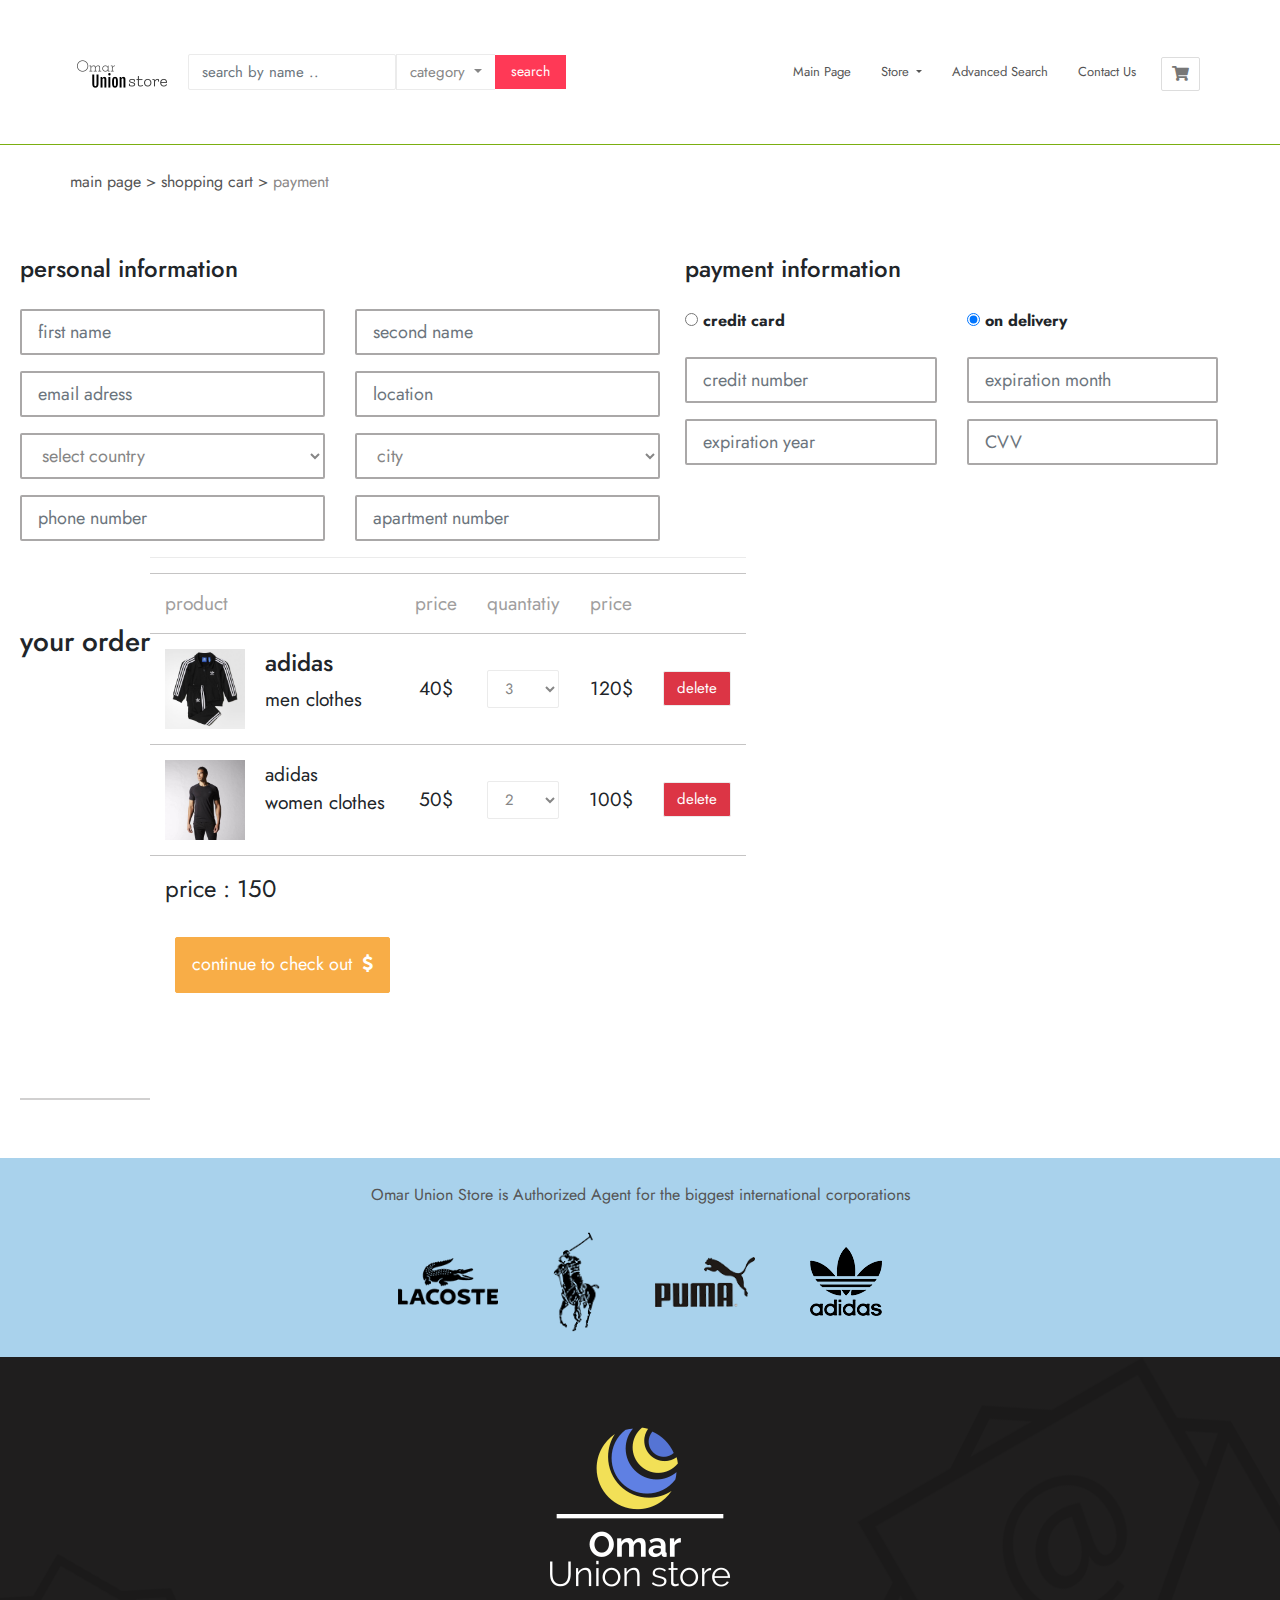
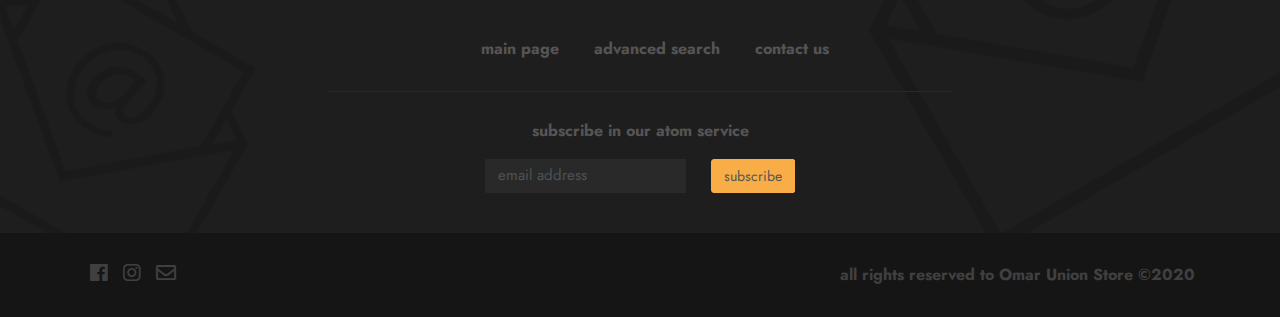
<file: payment.html>
<!DOCTYPE html><script src="//localhost:35729/livereload.js?snipver=1" async="" defer=""></script>
<html lang="en" dir="ltr">


<head>
    <meta charset="UTF-8">
    <meta name="viewport" content="width=device-width, initial-scale=1.0">
    <title>payment</title>
    <link rel="stylesheet" href="./css/bootstrap.css">
    <link rel="stylesheet" href="css/main.css">
    <link rel="stylesheet" href="./css/all.css">
    <link rel="shortcut icon" href="images/shortcut.jpeg">

    
</head>


<body>

    
    <div class="container-fluid">

        <!--header-->
        <div class="row">
         <nav class="navbar navbar-expand-lg custom-navbar">
            <div class="container" >
                <div class="navbar-header">
                    <button class="collapsed navbar-toggler btn custom-btn btn-icon" data-toggle="collapse" data-target="#navbar-collapsed-menu" ><i class=" fa fa-bars"></i></button>
                    <a href="checkbox.html" class="navbar-toggler btn custom-btn btn-icon"><i class="fa fa-shopping-cart"></i></a>
                    <a href="main.html" class="navbar-brand ">
                    <img src="images/a.png" alt="Omar Union store">
                    </a>
                </div>
                <form  class="form-inline ">
                    <input type="search" class="form-control custom-form-control" placeholder="search by name ..">
                    <div class="dropdown categories">
                        <a class="nav-link dropdown-toggle custom-btn" href="#" id="navbardropdown" role="button" data-toggle="dropdown" aria-expanded="false">
                            category
                        </a>
                        <ul class="dropdown-menu custom-dropdown-menu">
                            <li>
                                <div class="checkbox">
                                    <label><input type="checkbox" name="search-category" value="men">men </label>

                                </div>
                            </li>
                            <li>
                                <div class="checkbox">
                                    <label><input type="checkbox" name="search-category" value="women">women </label>
                                </div>
                            </li>
                            <li>
                                <div class="checkbox">
                                    <label><input type="checkbox" name="search-category" value="kids">kids </label>
                                </div>
                            </li>
                        </ul>
                            
                    </div>
                    <button class="btn custom-btn-primary" type="submit" >search</button>
                </form>
                <div class="navbar-collapse collapse" id="navbar-collapsed-menu">
                    <ul class="navbar-nav ml-auto">
                        <li class="nav-item "><a class="nav-link" href="main.html">Main Page</a></li>
                        <li class="nav-item dropdown"><a id="navbarDropdown" role="button" aria-expanded="false" data-toggle="dropdown" class="nav-link dropdown-toggle" href="#">Store </a>
                        <ul class="dropdown-menu custom-dropdown-menu">
                            <li><a class="dropdown-item" href="#">Men</a></li>
                            <li><a class="dropdown-item" href="#">Women</a></li>
                            <li><a class="dropdown-item" href="#">Kids</a></li>

                        </ul>
                        </li>
                        <li class="nav-item"><a class="nav-link" href="search.html">Advanced Search</a></li>
                        <li class="nav-item"><a class="nav-link" href="contact.html">Contact Us</a></li>
                        <li class="d-none d-lg-block"><a href="checkout.html" id="btn-shopping-cart" class=" btn custom-btn btn-icon" title="shopping cart" data-toggle="tooltip" data-placement="bottom"> <!--data-placement خاصية التنسيق-->
                            <i class="fas fa-shopping-cart"></i>
                        </a></li>
                    </ul>
                </div>
            </div>
         </nav>
        </div>


         <!--breadcrumb-->
        <div class="container">
            <div class="row">
                <ol class="breadcrumb custom-breadcrumb">
                    <li><a href="main.html">main page</a></li>
                    <li><a href="checkout.html">shopping cart</a></li>
                    <li><a class="active" href="payment.html">payment</a></li>
                </ol>
            </div>
        </div>
        <!--end of breadcrumb-->

        <!--payment form-->
        <form action="" id="form-checkout">
            <div class="row">
                <!--personal information-->
                <div class="col-12 col-lg-6  go-right-1">
                    <h3 class="custom-heading">personal information</h3>
                    <div class="row">
                        <div class="col-md-6 form-group">
                            <input type="text" name="first-name" id="" class="form-control custom-form-control input-lg custom-input-lg" placeholder="first name" required>
                        </div>
                        <div class="col-md-6 form-group">
                            <input type="text" name="second-name" id="" class="form-control custom-form-control input-lg custom-input-lg" placeholder="second name" required>
                        </div>
                        <div class="col-md-6 form-group">
                            <input type="email" name="email" id="" class="form-control custom-form-control  custom-input-lg" placeholder="email adress" required>
                        </div>
                        <div class="col-md-6 form-group">
                            <input type="text" name="location" id="" class="form-control custom-form-control input-lg custom-input-lg" placeholder="location" required>
                        </div>
                        <div class="col-md-6 form-group"> 
                            <select name="country" class="form-control custom-form-control input-lg custom-input-lg">
                                <option value="" disabled selected>select country</option>
                                <option value="sa">Saudi Arabia</option>
                                <option value="eg">Egypt</option>
                                <option value="ae">United Arab Emirates</option>
                            </select>
                        </div>
                        <div class="col-md-6 form-group">
                            <select name="city" id="" class="form-control custom-form-control input-lg custom-input-lg">
                                <option value="" selected disabled>city</option>
                            </select>
                        </div>
                        <div class="col-md-6 form-group">
                            <input type="text" name="number" id="" class="form-control custom-form-control input-lg custom-input-lg" placeholder="phone number" required>
                        </div>
                        <div class="col-md-6 form-group">
                            <input type="text" name="apartment" id="" class="form-control custom-form-control input-lg custom-input-lg" placeholder="apartment number" required>
                        </div>
                    </div>
                </div>
                <!--payment information-->
                <div class="col-12 col-lg-5  go-right" >
                    <h3 class="custom-heading">payment information</h3>
                    <div class="row">
                        <div class="col-md-6 form-group">
                            <label class="font-weight-bold">
                            <input type="radio" name="payment_method" value="credit_card" checked>
                            credit card
                            </label>
                        </div>
                        <div class="col-md-6 form-group">
                            <label class="font-weight-bold">
                                <input type="radio" name="payment_method" value="on_delivery" checked>
                                on delivery
                            </label>
                        </div>
                    </div>
                    <!--credit card-->
                    <div class="row" id="credit-card-info">
                        <div class="form-group col-md-6">
                            <input type="text" name="credit_card_number" placeholder="credit number" required class="form-control custom-form-control input-lg custom-input-lg">
                        </div>
                        <div class="form-group col-md-6">
                            <input type="number" name="credit_card_expiration_month" placeholder="expiration month" required class="form-control custom-form-control input-lg custom-input-lg" min="1" max="12">
                        </div>
                        <div class="form-group col-md-6">
                            <input type="number"  name="credit_card_expiration_year" placeholder="expiration year" required class="form-control custom-form-control input-lg custom-input-lg">
                        </div>
                        <div class="form-group col-md-6">
                            <input type="number" name="cvv" placeholder="CVV" required class="form-control custom-form-control input-lg custom-input-lg">
                        </div>
                    </div>
                </div>
            </div>
        </form>


          <!--shopping cart-->
          <div class="row borders-between">
            <h3 class="custom-heading3">your order</h1>
            <form  id="form-checkout">
                <table class="custom-table">
                    <thead>
                        <tr>
                            <th>product</th>
                            <th>price</th>
                            <th> quantatiy</th>
                            <th class="hide-on-small">price </th>
                            <th></th>
                        </tr>
                    </thead>
                    <tbody>
                        <tr data-product-info data-product-price="40">
                            <td>
                                <div class="media custom-media">
                                    <div class="media-left d-none d-md-block">
                                        <img class="media-object" src="images/adidas_3.jpg" alt="adidas_3">
                                    </div>
                                    <div class="media-body">
                                        <h4 class="media-heading">adidas</h4>
                                        <div class="custom-text-muted">men clothes</div>
                                    </div>
                                </div>
                            </td>
                            <td>40$</td>
                            <td>
                                <select name="quantity[0]" class="form-control custom-form-control select-inline quantity" data-product-quantity>
                                    <option value="1" >1</option>
                                    <option value="2" >2</option>
                                    <option value="3" selected>3</option>
                                </select>
                            </td>
                            <td class="total-price-for-product hide-on-small">120$</td>
                            <td>
                                <button class="btn custom-btn btn-danger" data-remove-from-cart>
                                    <span class="d-none d-md-block">delete</span>
                                    <i class="fa fa-trash-alt d-block d-md-none"></i>
                                </button>
                            </td>
                        </tr>
                        <tr data-product-info data-product-price="50">
                            <td>
                                <div class="media custom-media">
                                    <div class="media-left d-none d-md-block">
                                        <img class="media-object" src="images/adidas_4.jpg" alt="adidas_4">
                                    </div>
                                    <div class="media-body">
                                        <div class="media-heading">adidas</div>
                                        <span>women clothes</span>
                                    </div>
                                </div>
                            </td>
                            <td >50$</td>
                            <td>
                                <select name="quantity[1]" class="form-control custom-form-control select-inline quantity" data-product-quantity>
                                    <option value="1" >1</option>
                                    <option value="2" selected>2</option>
                                    <option value="3" >3</option>
                                </select>
                            </td>
                            <td class="total-price-for-product hide-on-small">100$</td>
                            <td>
                                <button class="btn custom-btn btn-danger" data-remove-from-cart>
                                    <span class="d-none d-md-block">delete</span>
                                    <i class="fa fa-trash-alt d-block d-md-none"></i>
                                </button>
                            </td>
                        </tr>
                    </tbody>
                    <tfoot>
                        <tr>
                            <td colspan="5">
                                <span class="cust6om-text-muted">
                                        <span class="custom-text-muted">
                                            price :
                                        </span>
                                            
                                        <span id="total-price-for-all-products"> 150  </span> 
                                </span>
                            </td>
                        </tr>
                    </tfoot>
                </table>
                <a href="payment.html">                  
                    <button type="submit" class="btn custom-btn btn-primary custom-btn-primary2 custom-btn-with-icon btn-lg" >
                        <span class="clearfix">
                            <span class="float-left">
                                continue to check out
                            </span>
                            <span class="float-right">
                            &nbsp;  <i class="fas fa-dollar-sign"></i>                                  </span>
                        </span>
                    </button>
                </a>
            </form>
        </div>



        
        <!--footer 1-->
        <div id="footer" class="row">
            <div id="brand-logos" class="col-12 text-center">
                <span>Omar Union Store is Authorized Agent for the biggest international corporations </span>
                <div class="img-container">
                    <img src="images/lacoste.png" alt="lacoste">
                    <img src="images/polo.png" alt="polo">
                    <img src="images/puma.png" alt="puma">
                    <img src="images/adidas.png" alt="adidas">
                </div>
            </div>
            <!--footer2-->
            <div id="footer-nav">
                <div class="container-fluid text-center">
                    <div class="footer-logo">
                       <a href="." > <img src="images/footerlogo.png" alt="logo"> </a>
                    </div>
                    <div id="footer-nav-links" class="col-12 d-md-block d-none ">
                        <a href=".">main page</a>
                        <a href="search.html">advanced search</a>
                        <a href="contact.html">contact us</a>
                    </div>
                    <div id="newsletter" class="col-6 offset-3">
                        <form action="" class="form">
                            <label for="footer-email">
                                subscribe in our atom service
                            </label>
                            <br>
                            <div class="input-group">
                                <input class="form-control custom-form-control" type="email" id="footer-email" placeholder="email address" name="email" required>
                                <div class="input-group-btn">
                                    <button type="submit" class="btn btn-primary custom-btn custom-btn-primary2">subscribe</button>
                                </div>
                            </div>
                        </form>
                    </div>
     
                </div>
            </div>
            <!--footer3-->
            <div id="footer-copyright-social" class="col-12">
                <div class="container">
                    <div class="clearfix">
                        <div id="copyright" class="float-right">
                            all rights reserved to Omar Union Store &copy;2020
                        </div>
                        <div id="social-icons" class="float-left">
                            <a href="https://www.facebook.com/profile.php?id=100008350684127" target="_blank">
                                <i class="fab fa-facebook"></i>
                            </a>
                            <a href="https://www.instagram.com/omarabdalla671/" target="_blank">
                                <i class="fab fa-instagram"></i>
                            </a>
                            <a href="mailto:omarwork671@gmail.com" target="_blank">
                                <i class="far fa-envelope"></i>
                            </a>
                        </div>
                    </div>
                </div>
            </div>

        </div>




    </div> 


<script src="js/jquery-slim.min.js"></script>
<script src="js/popper.min.js"></script>
<script src="js/bootstrap.js"></script> 
<script src="js/main.js"></script>


</body>


</html>
</file>
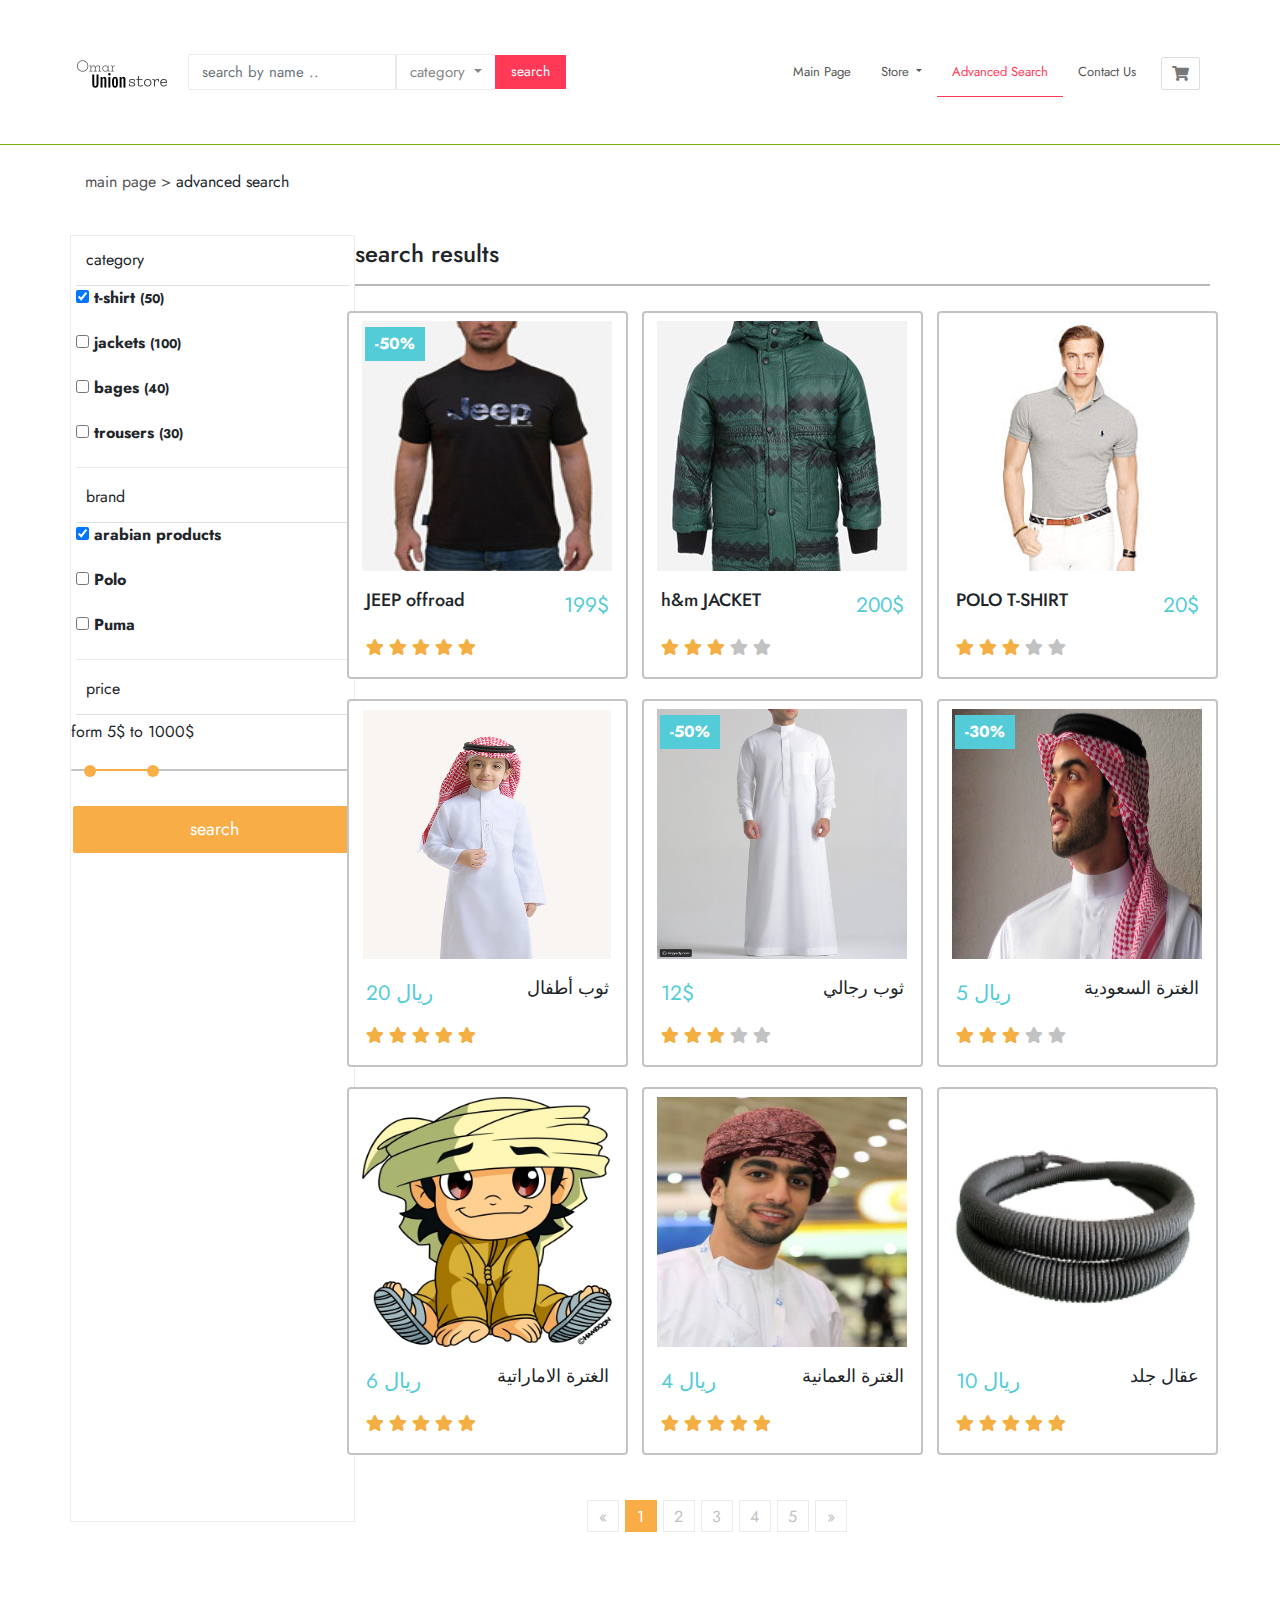
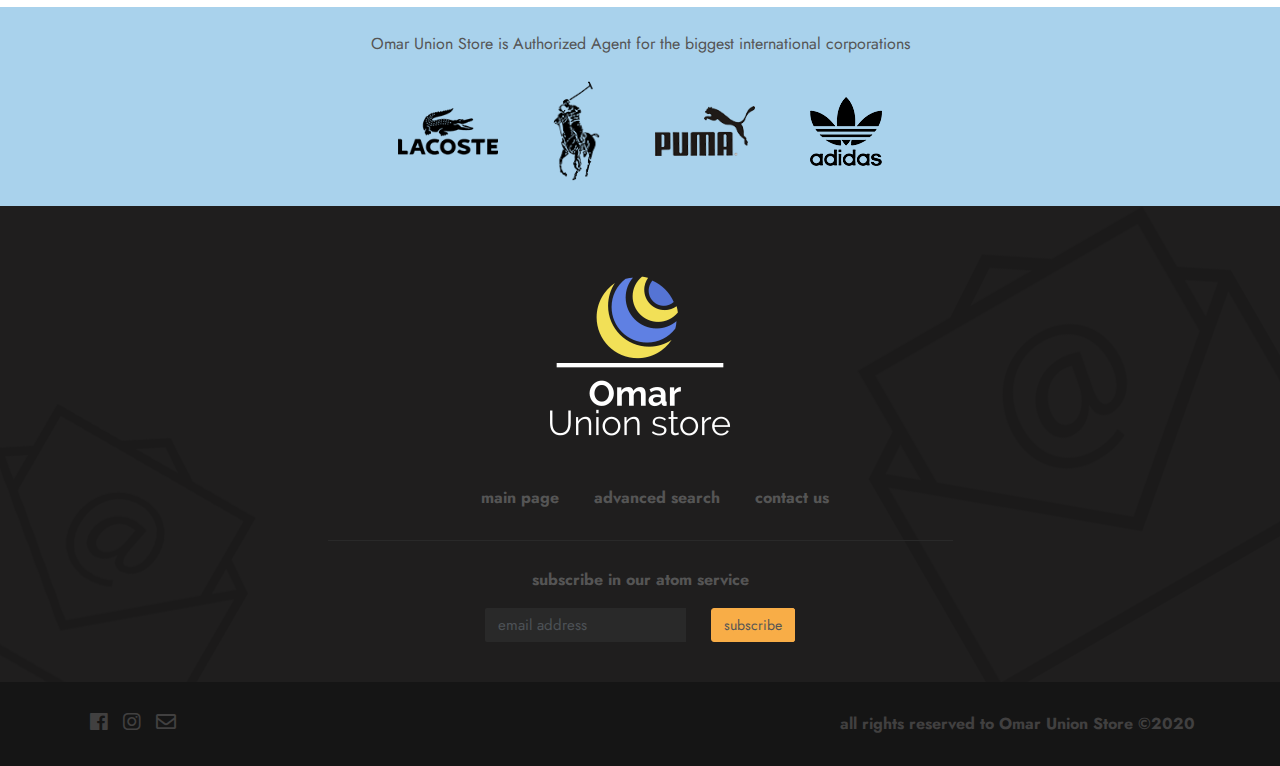
<file: search.html>
<!DOCTYPE html><script src="//localhost:35729/livereload.js?snipver=1" async="" defer=""></script>
<html lang="en" dir="ltr">


<head>
    <meta charset="UTF-8">
    <meta name="viewport" content="width=device-width, initial-scale=1.0">
    <title>OMAR UNION STORE</title>
    <link rel="stylesheet" href="./css/bootstrap.css">
    <link rel="stylesheet" href="css/main.css">
    <link rel="stylesheet" href="./css/all.css">
    <link rel="shortcut icon" href="images/shortcut.jpeg">
    <link rel="stylesheet" href="./css/jquery-ui-1.10.4.custom.min.css">

    
</head>


<body>

    
    <div class="container-fluid">

        <!--header-->
        <div class="row">
            <nav class="navbar navbar-expand-lg custom-navbar">
               <div class="container" >
                   <div class="navbar-header">
                       <button class="collapsed navbar-toggler btn custom-btn btn-icon" data-toggle="collapse" data-target="#navbar-collapsed-menu" ><i class=" fa fa-bars"></i></button>
                       <a href="checkbox.html" class="navbar-toggler btn custom-btn btn-icon"><i class="fa fa-shopping-cart"></i></a>
                       <a href="main.html" class="navbar-brand ">
                       <img src="images/a.png" alt="Omar Union store">
                       </a>
                   </div>
                   <form  class="form-inline ">
                       <input type="search" class="form-control custom-form-control" placeholder="search by name ..">
                       <div class="dropdown categories">
                           <a class="nav-link dropdown-toggle custom-btn" href="#" id="navbardropdown" role="button" data-toggle="dropdown" aria-expanded="false">
                               category
                           </a>
                           <ul class="dropdown-menu custom-dropdown-menu">
                               <li>
                                   <div class="checkbox">
                                       <label><input type="checkbox" name="search-category" value="men">men </label>
   
                                   </div>
                               </li>
                               <li>
                                   <div class="checkbox">
                                       <label><input type="checkbox" name="search-category" value="women">women </label>
                                   </div>
                               </li>
                               <li>
                                   <div class="checkbox">
                                       <label><input type="checkbox" name="search-category" value="kids">kids </label>
                                   </div>
                               </li>
                           </ul>
                               
                       </div>
                       <button class="btn custom-btn-primary" type="submit" >search</button>
                   </form>
                   <div class="navbar-collapse collapse" id="navbar-collapsed-menu">
                       <ul class="navbar-nav ml-auto">
                           <li class="nav-item "><a class="nav-link" href="main.html">Main Page</a></li>
                           <li class="nav-item dropdown"><a id="navbarDropdown" role="button" aria-expanded="false" data-toggle="dropdown" class="nav-link dropdown-toggle" href="#">Store </a>
                           <ul class="dropdown-menu custom-dropdown-menu">
                               <li><a class="dropdown-item" href="#">Men</a></li>
                               <li><a class="dropdown-item" href="#">Women</a></li>
                               <li><a class="dropdown-item" href="#">Kids</a></li>
   
                           </ul>
                           </li>
                           <li class="nav-item active"><a class="nav-link" href="search.html">Advanced Search</a></li>
                           <li class="nav-item"><a class="nav-link" href="contact.html">Contact Us</a></li>
                           <li class="d-none d-lg-block"><a href="checkout.html" id="btn-shopping-cart" class=" btn custom-btn btn-icon" title="shopping cart" data-toggle="tooltip" data-placement="bottom"> <!--data-placement خاصية التنسيق-->
                               <i class="fas fa-shopping-cart"></i>
                           </a></li>
                       </ul>
                   </div>
               </div>
            </nav>
           </div>
           <!--end of the header-->

        <div class="row">
            <div class="container">


                <!--breadcrumb-->
                <ol class="breadcrumb custom-breadcrumb">
                    <li><a href="main.html">main page</a></li>
                    <li class="active">advanced search</li>
                </ol>


                <!--end of breadcrumb-->

                <!--search-->
                <div class="row">
                    <form  id="form-advanced-search" class="col-12 col-lg-3">
                        <div class="row">
                            
                            <!--according to category-->
                            <div class="col-lg-12 col-md-4 col-6">
                                <div id="search-by-category" class="card custom-panel">
                                    <div class="card-header">category</div>
                                    <!--body-->
                                    <!--categories-->
                                    <div class="list-group custom-list-group">
                                        <!-- category-->
                                        <div class="list-group-item">
                                            <input type="checkbox" id="category_t-shirt" name="category_t-shirt" checked>
                                            <label for="category_t-shirt">t-shirt</label>
                                            <small class="custom-text-muted font-weight-bold">(50)</small>
                                        </div>
                                        <!--end of category-->

                                         <!-- category-->
                                         <div class="list-group-item">
                                            <input type="checkbox" id="category_jackets" name="category_jackets" >
                                            <label for="category_jackets">jackets</label>
                                            <small class="custom-text-muted font-weight-bold">(100)</small>
                                        </div>
                                        <!--end of category-->

                                         <!-- category-->
                                         <div class="list-group-item">
                                            <input type="checkbox" id="category_bages" name="category_bages" >
                                            <label for="category_bages">bages</label>
                                            <small class="custom-text-muted font-weight-bold">(40)</small>
                                        </div>
                                        <!--end of category-->

                                         <!-- category-->
                                         <div class="list-group-item">
                                            <input type="checkbox" id="category_trousers" name="category_trousers" >
                                            <label for="category_trousers">trousers</label>
                                            <small class="custom-text-muted font-weight-bold">(30)</small>
                                        </div>
                                        <!--end of category-->

                                   
                                    </div>
                                </div>
                            </div>
                            <!--end of according to category -->

                            <!--according to brand-->
                            <div class="col-lg-12 col-md-4 col-6">
                                <div class="card custom-panel">
                                    <div class="card-header">brand</div>
                                    <!--brands-->
                                    <div class="list-group custom-list-group">
                                        <!--category-->
                                        <div class="list-group-item">
                                            <label for="" class="font-weight-bold">
                                                <input type="checkbox" name="brand_adidas" checked>
                                                arabian products
                                            </label>
                                        </div>
                                        <!--end of category-->

                                        <!--category-->
                                        <div class="list-group-item">
                                            <label for="" class="font-weight-bold">
                                                <input type="checkbox" name="brand_polo" >
                                                Polo
                                            </label>
                                        </div>
                                        <!--end of category-->

                                        <!--category-->
                                        <div class="list-group-item">
                                            <label for="" class="font-weight-bold">
                                                <input type="checkbox" name="brand_puma" >
                                                Puma
                                            </label>
                                        </div>
                                        <!--end of category-->

                                    </div>
                                </div>
                            </div>
                            <!-- end of according to brand-->

                            <!--according to price-->
                            <div class="col-lg-12 col-md-4">
                                <div class="card custom-panel">
                                    <div class="card-header">price</div>
                                </div>
                                <div>
                                    form <span id="price-min">5</span>$
                                    to
                                    <span id="price-max">1000</span>$
                                    <br>
                                    <div id="price-range"></div>
                                </div>
                            </div>
                            <!--end of according to price-->

                            <!--submit buttom-->
                            <div class="col-lg-12 col-md-4">
                                <button type="submit" class="margin-left btn-primary custom-btn custom-btn-primary2 btn-block btn-lg">search</button>
                            </div>
                            <!--end of submit buttom-->



                        </div>

                    </form>

                    <!--نتائج البحث-->
                    <div id="search-results" class="col-12 col-lg-9">
                        <h3 class="custom-heading heading-with-border-bottom">search results</h3>
                        <div class="row">
                            
                            <div class="col-12 col-md-4">
                                 <!--بداية منتج-->
                                 <div class="col-lg-12    ">
                                    <div class="card custom-thumbnail">
                                        <div class="sale">50%</div>
                                        <div class="overlay">
                                            <button data-add-to-cart=""  class="btn custom-btn btn-secondary add-to-cart-btn">                        <i class="fas fa-shopping-cart"></i>
                                                add to cart</button>
                                        </div>
                                        <img src="images/tshirt.jpg" alt="h&m">
                                        <div class="card-body">
                                           <div class="clearfix">
                                                    <h4 class="float-left">JEEP offroad </h4>
                                                    <div class="price float-right">199$</div>
                                                    </div>
                                                    <div class="clearfix">
                                                    <div class="rating float-left">
                                                        <i class="fa fa-star active"></i>
                                                        <i class="fa fa-star active"></i>
                                                        <i class="fa fa-star active"></i>
                                                        <i class="fa fa-star active"></i>
                                                        <i class="fa fa-star active"></i>
                                                    </div>
                                                    <button class="float-right btn btn-default custom-btn add-to-cart-btn d-block d-lg-none" data-add-to-cart="">add to cart <i class="fa fa-cart-plus"></i></button>
                                           </div>
                                        </div>
                                    </div>
                                </div>
                                <!--نهاية منتج-->
                            </div>
                            <div class="col-12 col-md-4">
                                 <!--بداية منتج-->
                                 <div class="col-lg-12 "> 
                                    <div class="card custom-thumbnail">
                                        <div class="overlay">
                                            <button data-add-to-cart="" class="btn custom-btn btn-secondary add-to-cart-btn">                        <i class="fas fa-shopping-cart"></i>
                                            add to cart</button>
                                        </div>
                                        <img src="images/most_sold_3.jpg" alt="h&m">
                                        <div class="card-body">
                                            <div class="clearfix">
                                                <h4 class="float-left">h&m JACKET</h4>
                                                <div class="price float-right">200$</div>
                                            </div>
                                            <div class="clearfix">
                                                <div class="rating float-left">
                                                <i class="fa fa-star active"></i>
                                                <i class="fa fa-star active"></i>
                                                <i class="fa fa-star active"></i>
                                                <i class="fa fa-star"></i>
                                                <i class="fa fa-star"></i>
                                                </div>
                                                <button class="float-right btn btn-default custom-btn add-to-cart-btn d-block d-lg-none" data-add-to-cart="">add to cart <i class="fa fa-cart-plus"></i></button>

                                            </div>
                                        </div>
                                    </div>
                                </div>
                               <!--نهاية منتج-->
                            </div>
                            <div class="col-12 col-md-4">
                                <!--بداية منتج-->
                                <div class="col-lg-12">
                                    <div class="card custom-thumbnail">
                                        <div class="overlay">
                                            <button data-add-to-cart="" class="btn custom-btn btn-secondary add-to-cart-btn">                        <i class="fas fa-shopping-cart"></i>
                                            add to cart</button>
                                        </div>
                                        <img src="images/polo_1.jpg" alt="h&m">
                                    <div class="card-body">
                                        <div class="clearfix">
                                            <h4 class="float-left">POLO T-SHIRT</h4>
                                            <div class="price float-right">20$</div>
                                        </div>
                                        <div class="clearfix">
                                            <div class="rating float-left">
                                            <i class="fa fa-star active"></i>
                                            <i class="fa fa-star active"></i>
                                            <i class="fa fa-star active"></i>
                                            <i class="fa fa-star"></i>
                                            <i class="fa fa-star"></i>
                                            </div>
                                            <button class="float-right btn btn-default custom-btn add-to-cart-btn d-block d-lg-none" data-add-to-cart="">add to cart <i class="fa fa-cart-plus"></i></button>

                                            </div>
                                        </div>
                                    </div>
                                </div>
                                <!--نهاية منتج-->
                            </div>
                            <div class="col-12 col-md-4">
                                <!--بداية منتج-->
                                <div class="col-lg-12" >
                                    <div class="card custom-thumbnail">
                                        <div class="overlay">
                                            <button data-add-to-cart="" class="btn custom-btn btn-secondary add-to-cart-btn">                        <i class="fas fa-shopping-cart"></i>
                                                add to cart</button>
                                        </div>
                                        <img src="images/ثوب اطفال.png" alt="اطفال">
                                        <div class="card-body">
                                            <div class="clearfix">
                                                <h4 class="float-right">ثوب أطفال</h4>
                                                <div class="price float-left"> ريال  20</div>
                                            </div>
                                            <div class="clearfix">
                                                <div class="rating float-left">
                                                <i class="fa fa-star active"></i>
                                                <i class="fa fa-star active"></i>
                                                <i class="fa fa-star active"></i>
                                                <i class="fa fa-star active"></i>
                                                <i class="fa fa-star active"></i>
                                                </div>
                                                <button class="float-right btn btn-default custom-btn add-to-cart-btn d-block d-lg-none" data-add-to-cart="">add to cart <i class="fa fa-cart-plus"></i></button>

                                            </div>
                                        </div>
                                   </div>
                               </div>
                               <!--نهاية منتج-->
                            </div>
                            <div class="col-12 col-md-4">
                                <!--بداية منتج-->
                                <div class="col-lg-12">
                                    <div class="card custom-thumbnail">
                                        <div class="sale">50%</div>
                                        <div class="overlay">
                                            <button data-add-to-cart="" data-add-to-cart class="btn custom-btn btn-secondary add-to-cart-btn">                        <i class="fas fa-shopping-cart"></i>
                                                add to cart</button>
                                        </div>
                                        <img src="images/ثوب رجالي.jpg" alt="رجالي">
                                        <div class="card-body">
                                           <div class="clearfix">
                                                    <h4 class="float-right">ثوب رجالي</h4>
                                                    <div class="price float-left">12$</div>
                                                    </div>
                                                    <div class="clearfix">
                                                    <div class="rating float-left">
                                                        <i class="fa fa-star active"></i>
                                                        <i class="fa fa-star active"></i>
                                                        <i class="fa fa-star active"></i>
                                                        <i class="fa fa-star "></i>
                                                        <i class="fa fa-star"></i>
                                                    </div>
                                                    <button class="float-right btn btn-default custom-btn add-to-cart-btn d-block d-lg-none" data-add-to-cart="">add to cart <i class="fa fa-cart-plus"></i></button>

                                           </div>
                                        </div>
                                    </div>
                                </div>
                                <!--نهاية منتج-->
                            </div>
                            <div class="col-12 col-md-4">
                                <div class="col-lg-12">
                                    <div class="card custom-thumbnail">
                                        <div class="sale">30%</div>
                                        <div class="overlay">
                                            <button data-add-to-cart="" data-add-to-cart class="btn custom-btn btn-secondary add-to-cart-btn">                        <i class="fas fa-shopping-cart"></i>
                                                add to cart</button>
                                        </div>
                                        <img src="images/الغترة السعودية.jpg" alt="الغترة">
                                        <div class="card-body">
                                           <div class="clearfix">
                                                    <h4 class="float-right">الغترة السعودية  </h4>
                                                    <div class="price float-left">5 ريال</div>
                                                    </div>
                                                    <div class="clearfix">
                                                    <div class="rating float-left">
                                                        <i class="fa fa-star active"></i>
                                                        <i class="fa fa-star active"></i>
                                                        <i class="fa fa-star active"></i>
                                                        <i class="fa fa-star "></i>
                                                        <i class="fa fa-star"></i>
                                                    </div>
                                                    <button class="float-right btn btn-default custom-btn add-to-cart-btn d-block d-lg-none" data-add-to-cart="">add to cart <i class="fa fa-cart-plus"></i></button>

                                           </div>
                                        </div>
                                    </div>
                                </div>
                            </div>
                            <div class="col-12 col-md-4">
                                 <!--بداية منتج-->
                                 <div class="col-lg-12" >
                                    <div class="card custom-thumbnail">
                                        <div class="overlay">
                                            <button data-add-to-cart="" class="btn custom-btn btn-secondary add-to-cart-btn">                        <i class="fas fa-shopping-cart"></i>
                                                add to cart</button>
                                        </div>
                                        <img src="images/الغترة الاماراتية.jpg" alt="الاماراتية">
                                        <div class="card-body">
                                            <div class="clearfix">
                                                <h4 class="float-right">الغترة الاماراتية </h4>
                                                <div class="price float-left"> ريال  6</div>
                                            </div>
                                            <div class="clearfix">
                                                <div class="rating float-left">
                                                <i class="fa fa-star active"></i>
                                                <i class="fa fa-star active"></i>
                                                <i class="fa fa-star active"></i>
                                                <i class="fa fa-star active"></i>
                                                <i class="fa fa-star active"></i>
                                                </div>
                                                <button class="float-right btn btn-default custom-btn add-to-cart-btn d-block d-lg-none" data-add-to-cart="">add to cart <i class="fa fa-cart-plus"></i></button>

                                            </div>
                                        </div>
                                   </div>
                               </div>
                               <!--نهاية منتج-->
                            </div>
                            <div class="col-12 col-md-4">
                                <!--بداية منتج-->
                                <div class="col-lg-12" >
                                    <div class="card custom-thumbnail">
                                        <div class="overlay">
                                            <button data-add-to-cart="" class="btn custom-btn btn-secondary add-to-cart-btn">                        <i class="fas fa-shopping-cart"></i>
                                                add to cart</button>
                                        </div>
                                        <img src="images/الغترة العمانية.jpg" alt="العمانية">
                                        <div class="card-body">
                                            <div class="clearfix">
                                                <h4 class="float-right">الغترة العمانية  </h4>
                                                <div class="price float-left"> ريال  4</div>
                                            </div>
                                            <div class="clearfix">
                                                <div class="rating float-left">
                                                <i class="fa fa-star active"></i>
                                                <i class="fa fa-star active"></i>
                                                <i class="fa fa-star active"></i>
                                                <i class="fa fa-star active"></i>
                                                <i class="fa fa-star active"></i>
                                                </div>
                                                <button class="float-right btn btn-default custom-btn add-to-cart-btn d-block d-lg-none" data-add-to-cart="">add to cart <i class="fa fa-cart-plus"></i></button>

                                            </div>
                                        </div>
                                   </div>
                               </div>
                               <!--نهاية منتج-->
                            </div>
                            <div class="col-12 col-md-4">
                                <!--بداية منتج-->
                                <div class="col-lg-12" >
                                    <div class="card custom-thumbnail">
                                        <div class="overlay">
                                            <button data-add-to-cart="" class="btn custom-btn btn-secondary add-to-cart-btn">                        <i class="fas fa-shopping-cart"></i>
                                                add to cart</button>
                                        </div>
                                        <img src="images/عقال.jpg" alt="عقال">
                                        <div class="card-body">
                                            <div class="clearfix">
                                                <h4 class="float-right">عقال جلد    </h4>
                                                <div class="price float-left"> ريال  10</div>
                                            </div>
                                            <div class="clearfix">
                                                <div class="rating float-left">
                                                <i class="fa fa-star active"></i>
                                                <i class="fa fa-star active"></i>
                                                <i class="fa fa-star active"></i>
                                                <i class="fa fa-star active"></i>
                                                <i class="fa fa-star active"></i>
                                                </div>
                                                <button class="float-right btn btn-default custom-btn add-to-cart-btn d-block d-lg-none" data-add-to-cart="">add to cart <i class="fa fa-cart-plus"></i></button>

                                            </div>
                                        </div>
                                   </div>
                               </div>
                               <!--نهاية منتج-->
                            </div>
                        </div>

                        <!--pagination bar-->
                        <div class="col-lg-9 offset-lg-3">
                            <nav id="search-pagination">
                                <ul class="pagination custom-pagination">
                                    <li><a href="#">&laquo;</a></li>
                                    <li class="active"><a href="#">1</a></li>
                                    <li><a href="#">2</a></li>
                                    <li><a href="#">3</a></li>
                                    <li><a href="#">4</a></li>
                                    <li><a href="#">5</a></li>
                                    <li><a href="#">&raquo;</a></li>
                                </ul>
                            </nav>
                        </div>
                    </div>
                </div>
            </div>
        </div>














          <!--footer 1-->
          <div id="footer" class="row">
            <div id="brand-logos" class="col-12 text-center">
                <span>Omar Union Store is Authorized Agent for the biggest international corporations </span>
                <div class="img-container">
                    <img src="images/lacoste.png" alt="lacoste">
                    <img src="images/polo.png" alt="polo">
                    <img src="images/puma.png" alt="puma">
                    <img src="images/adidas.png" alt="adidas">
                </div>
            </div>
            <!--footer2-->
            <div id="footer-nav">
                <div class="container-fluid text-center">
                    <div class="footer-logo">
                       <a href="." > <img src="images/footerlogo.png" alt="logo"> </a>
                    </div>
                    <div id="footer-nav-links" class="col-12 d-md-block d-none ">
                        <a href=".">main page</a>
                        <a href="search.html">advanced search</a>
                        <a href="contact.html">contact us</a>
                    </div>
                    <div id="newsletter" class="col-6 offset-3">
                        <form action="" class="form">
                            <label for="footer-email">
                                subscribe in our atom service
                            </label>
                            <br>
                            <div class="input-group">
                                <input class="form-control custom-form-control" type="email" id="footer-email" placeholder="email address" name="email" required>
                                <div class="input-group-btn">
                                    <button type="submit" class="btn btn-primary custom-btn custom-btn-primary2">subscribe</button>
                                </div>
                            </div>
                        </form>
                    </div>
     
                </div>
            </div>
            <!--footer3-->
            <div id="footer-copyright-social" class="col-12">
                <div class="container">
                    <div class="clearfix">
                        <div id="copyright" class="float-right">
                            all rights reserved to Omar Union Store &copy;2020
                        </div>
                        <div id="social-icons" class="float-left">
                            <a href="https://www.facebook.com/profile.php?id=100008350684127" target="_blank">
                                <i class="fab fa-facebook"></i>
                            </a>
                            <a href="https://www.instagram.com/omarabdalla671/" target="_blank">
                                <i class="fab fa-instagram"></i>
                            </a>
                            <a href="mailto:omarwork671@gmail.com" target="_blank">
                                <i class="far fa-envelope"></i>
                            </a>
                        </div>
                    </div>
                </div>
            </div>

        </div>




    </div> 


<script src="js/jquery-slim.min.js"></script>
<script src="js/popper.min.js"></script>
<script src="js/bootstrap.js"></script> 
<script src="js/main.js"></script>
<script src="js/jquery-1.10.2.js"></script>
<script src="js/jquery-ui-1.10.4.custom.js"></script>
<script src="js/jquery.ui.touch-punch.js"></script>

<script>
    $(document).ready(function()  {

        $("#price-range").slider({
            range: true,
            min: 0 ,
            max : 1000,
            step: 2,
            values: [75,300],
            slide : function(event, ui) {
                $("#price-min").text(ui.values[0]);
                $("#price-max").text(ui.values[1]);
            }
        });
            
        });
   
</script>



</body>


</html>
</file>
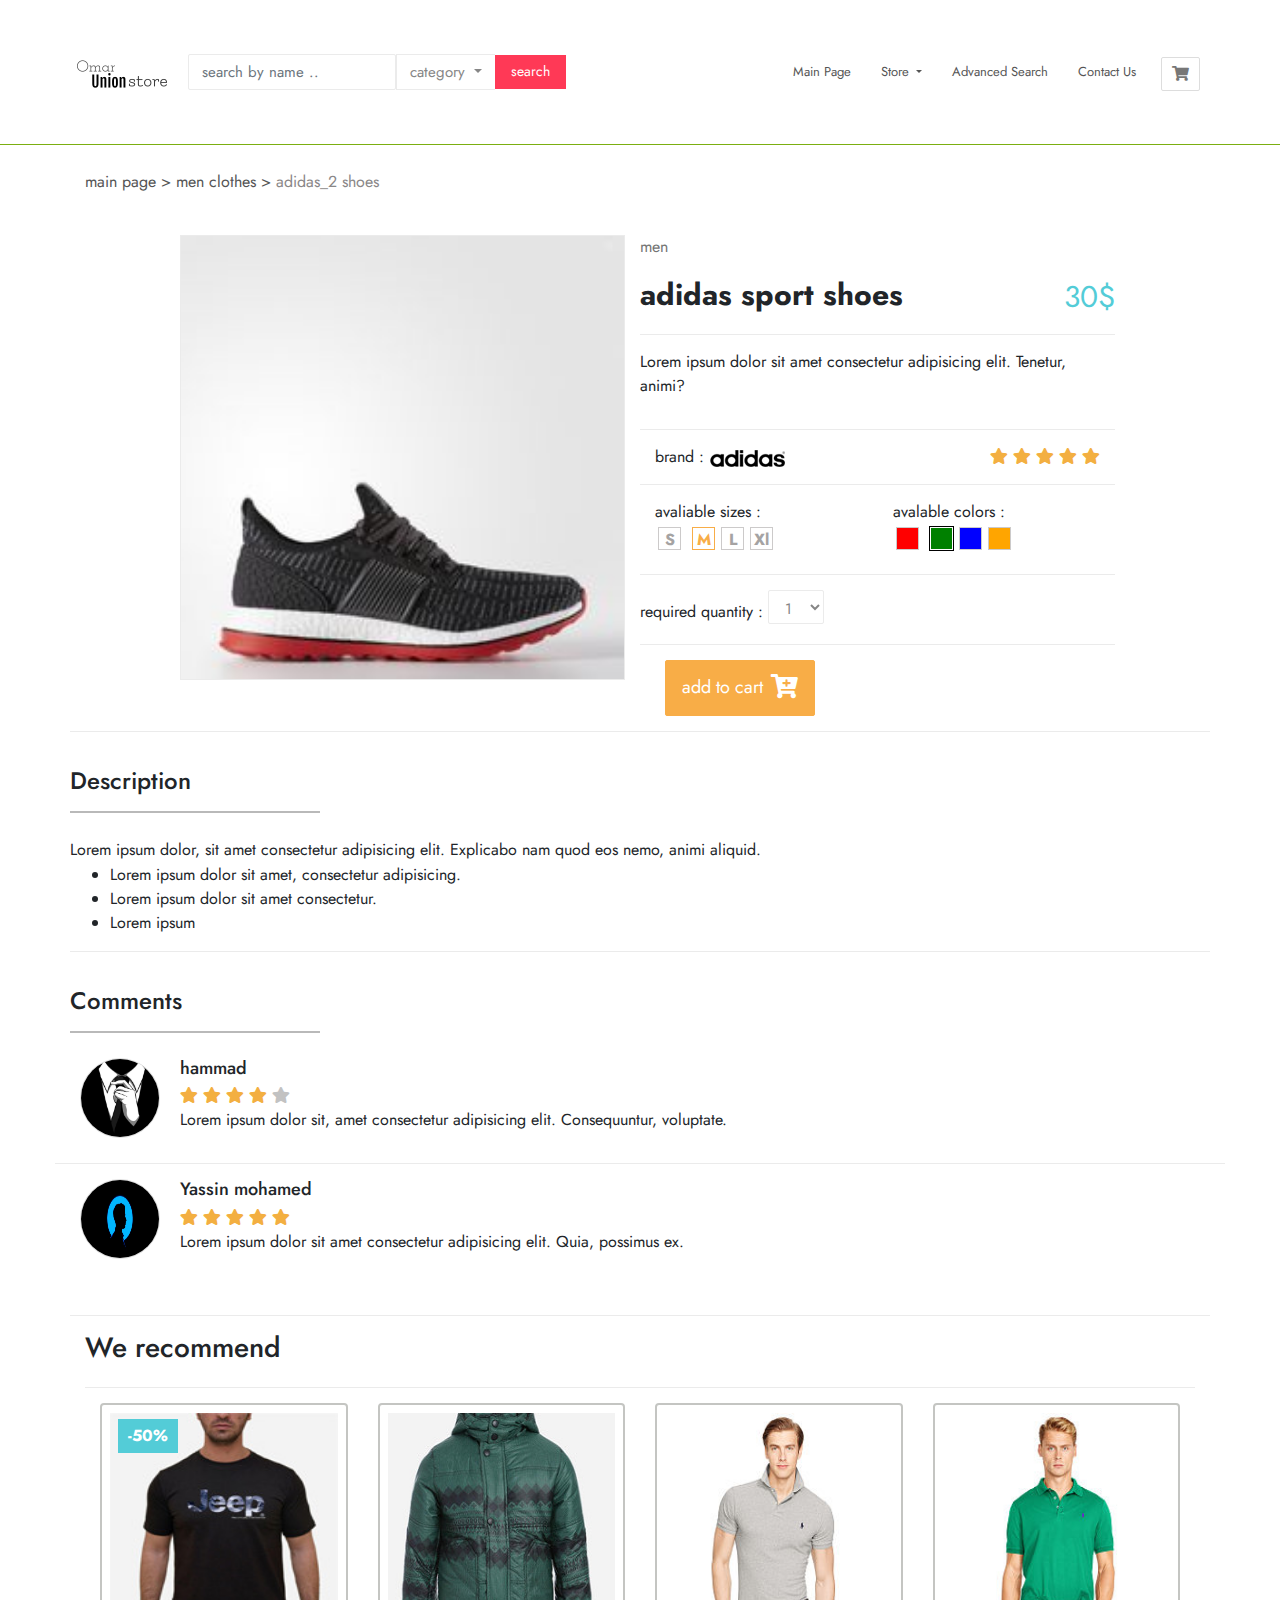
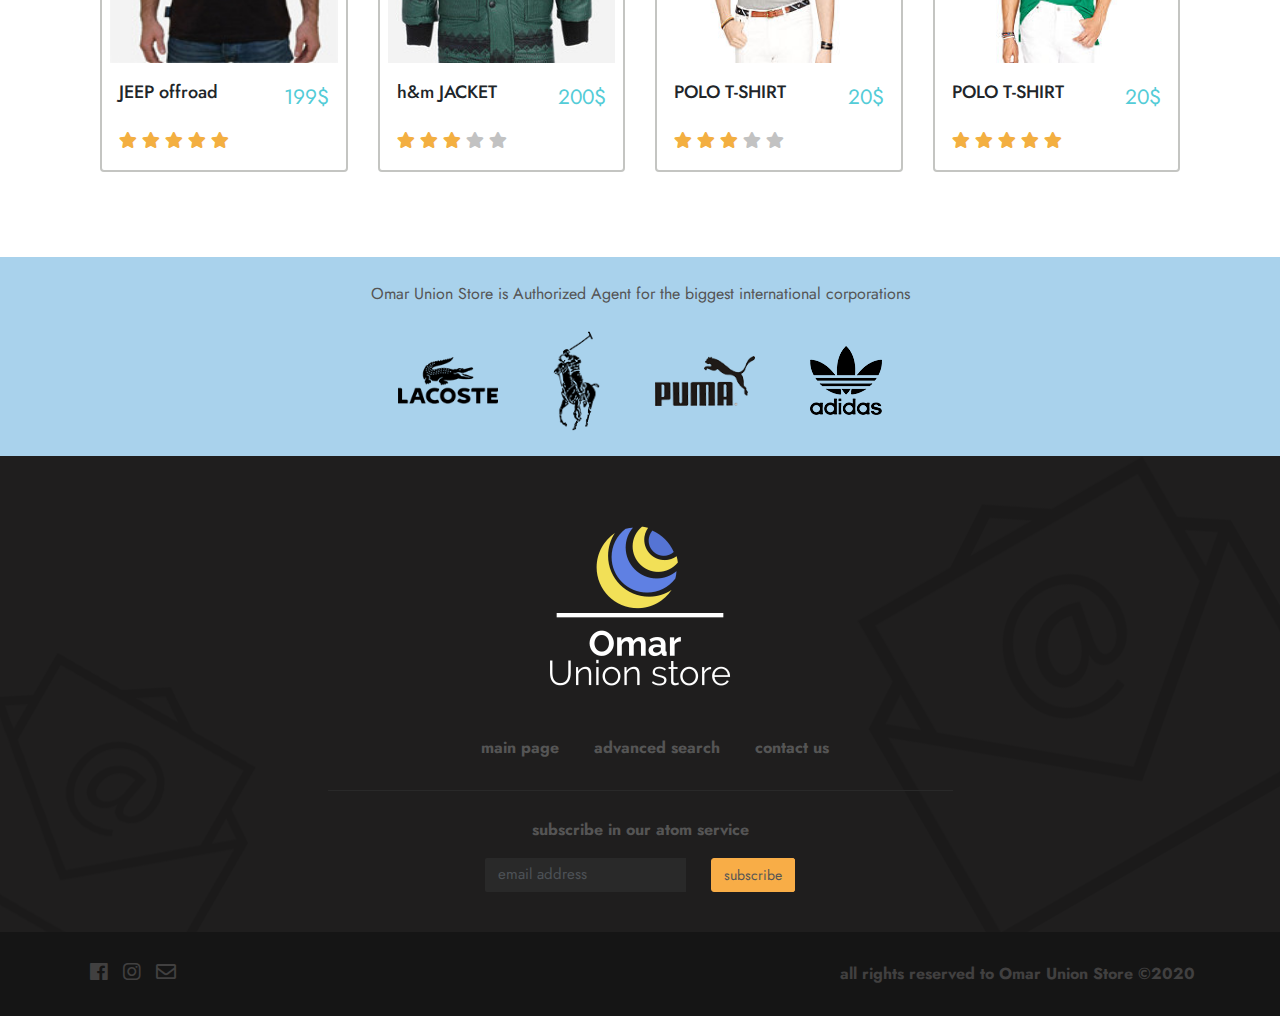
<file: products/adidas_2.html>
<!DOCTYPE html>
<html lang="en">
<head>
    <meta charset="UTF-8">
    <meta name="viewport" content="width=device-width, initial-scale=1.0">
    <title>adidas_2 </title>
    <link rel="stylesheet" href="../css/bootstrap.css">
    <link rel="stylesheet" href="../css/all.css">
    <link rel="shortcut icon" href="../images/shortcut.jpeg">
    <link rel="stylesheet" href="../css/main.css">
</head>
<body>

    <div class="container-fluid">

        <!--header-->
        <div class="row">
         <nav class="navbar navbar-expand-lg custom-navbar">
            <div class="container" >
                <div class="navbar-header">
                    <button class="collapsed navbar-toggler btn custom-btn btn-icon" data-toggle="collapse" data-target="#navbar-collapsed-menu" ><i class=" fa fa-bars"></i></button>
                    <a href="checkbox.html" class="navbar-toggler btn custom-btn btn-icon"><i class="fa fa-shopping-cart"></i></a>
                    <a href="../main.html" class="navbar-brand ">
                    <img src="../images/a.png" alt="Omar Union store">
                    </a>
                </div>
                <form  class="form-inline ">
                    <input type="search" class="form-control custom-form-control" placeholder="search by name ..">
                    <div class="dropdown categories">
                        <a class="nav-link dropdown-toggle custom-btn" href="#" id="navbardropdown" role="button" data-toggle="dropdown" aria-expanded="false">
                            category
                        </a>
                        <ul class="dropdown-menu custom-dropdown-menu">
                            <li>
                                <div class="checkbox">
                                    <label><input type="checkbox" name="search-category" value="men">men </label>

                                </div>
                            </li>
                            <li>
                                <div class="checkbox">
                                    <label><input type="checkbox" name="search-category" value="women">women </label>
                                </div>
                            </li>
                            <li>
                                <div class="checkbox">
                                    <label><input type="checkbox" name="search-category" value="kids">kids </label>
                                </div>
                            </li>
                        </ul>
                            
                    </div>
                    <button class="btn custom-btn-primary" type="submit" >search</button>
                </form>
                <div class="navbar-collapse collapse" id="navbar-collapsed-menu">
                    <ul class="navbar-nav ml-auto">
                        <li class="nav-item"><a class="nav-link" href="#">Main Page</a></li>
                        <li class="nav-item dropdown"><a id="navbarDropdown" role="button" aria-expanded="false" data-toggle="dropdown" class="nav-link dropdown-toggle" href="#">Store </a>
                        <ul class="dropdown-menu custom-dropdown-menu">
                            <li><a class="dropdown-item" href="#">Men</a></li>
                            <li><a class="dropdown-item" href="#">Women</a></li>
                            <li><a class="dropdown-item" href="#">Kids</a></li>

                        </ul>
                        </li>
                        <li class="nav-item"><a class="nav-link" href="#">Advanced Search</a></li>
                        <li class="nav-item"><a class="nav-link" href="#">Contact Us</a></li>
                        <li class="d-none d-lg-block"><a href="checkout.html" id="btn-shopping-cart" class=" btn custom-btn btn-icon" title="shopping cart" data-toggle="tooltip" data-placement="bottom"> <!--data-placement خاصية التنسيق-->
                            <i class="fas fa-shopping-cart"></i>
                        </a></li>
                    </ul>
                </div>
            </div>
         </nav>
        </div>
        <!--end of the header-->

        <!--product-->
       
        <div class="row">
            <div class="container">


                 <!--nav links-->
                <ol class="breadcrumb custom-breadcrumb">
                    <li><a href="../main.html">main page</a></li>
                    <li><a href=".">men clothes</a></li>
                    <li ><a class="active" href=".">adidas_2 shoes</a></li>
                </ol>
                <!--end of the nav links-->


                <div class="col-12 borders-between">
                    <div class="row">


                        <!--images-->
                        <div class="col-lg-5 offset-lg-1 col-md-9 offset-md-2 ">
                            <div class="carousel slide" id="carousel-product-images" data-ride="carousel">
                                <div class="carousel-inner">
                                    <div class="carousel-item active">
                                        <img src="../images/adidas_2.jpg" alt="front image">
                                    </div>
                                   
                                </div>
                               
                            </div>
                        </div>
                        <!--end of the images section -->

                        <div class="col-lg-5">
                               <!--the price and category and name-->
                            <form id="form-product-selection" class="borders-between"> 
                                <div class="row">
                                      <div class="product-category block-100">men</div>
                                   
                                    <div class="clearfix block-100">
                                        <h2 class="float-left">adidas sport shoes</h2>
                                        <div class="float-right price large">30$</div>
                                    </div>                                  
                                </div>
                                <!--finsih of the price and category and name-->


                                <!--the product details-->
                                <div class="row">
                                    <p class="product-description">
                                        Lorem ipsum dolor sit amet consectetur adipisicing elit. Tenetur, animi?
                                    </p>
                                </div>
                                <!--end of the product details-->

                                <!--brand and stars-->
                                <div class="row brand-and-rating">
                                    <div class="col-6">
                                        <div class="brand">
                                            brand : 
                                            <img src="../images/adidas_small.png" alt="adidas_small">
                                        </div>
                                    </div>
                                    <div class="col-6">
                                        <div class="float-right rating">
                                            <i class="fa fa-star active"></i>
                                            <i class="fa fa-star active"></i>
                                            <i class="fa fa-star active"></i>
                                            <i class="fa fa-star active"></i>
                                            <i class="fa fa-star active"></i>
                                        </div>
                                    </div>
                                </div>
                                <!--end of the brand and rating-->


                                <!--size and color-->
                                <div class="row size-and-color">
                                    <div class="col-md-6">
                                        avaliable sizes : 
                                        <br>
                                        <div class="product-option ">
                                            <label>S
                                                <input type="radio" name="size" value="m" >
                                            </label>
                                        </div>
                                        <div class="product-option active">
                                            <label>M
                                                <input type="radio" name="size" value="sm" checked>
                                            </label>
                                        </div><div class="product-option">
                                            <label>L
                                                <input type="radio" name="size" value="l">
                                            </label>
                                        </div><div class="product-option">
                                            <label>Xl
                                                <input type="radio" name="size" value="xl">
                                            </label>
                                        </div>
                                    </div>
                                    <!--end of the size-->
                                    <div class="col-md-6">
                                        avalable colors : 
                                        <br>
                                        <div class="product-option color-option" style="background-color: red;">
                                            <label> &nbsp;
                                                <input type="radio" name="color" value="red" >
                                            </label>
                                        </div>
                                        <div class="product-option active color-option" style="background-color: green;">
                                            <label> &nbsp;
                                                <input type="radio" name="color" value="green" checked>
                                            </label>
                                        </div><div class="product-option color-option" style="background-color: blue;">
                                            <label> &nbsp;
                                                <input type="radio" name="color" value="blue">
                                            </label>
                                        </div><div class="product-option color-option" style="background-color: orange;">
                                            <label> &nbsp;
                                                <input type="radio" name="color" value="orange">
                                            </label>
                                        </div>
                                    </div>
                                    <!--end of the colors-->
                                </div>

                                <!--quantity-->
                                <div class="row product-quantity clearfix">
                                    <div class="col-12">
                                        <div class="float-left label">
                                            required quantity : 
                                        </div>
                                        <div class="float-left">
                                            <select name="quantity" id="" class="form-control custom-form-control">
                                                <option value="1">1</option>
                                                <option value="2">2</option>
                                                <option value="3">3</option>
                                            </select>
                                        </div>
                                    </div>
                                </div>
                                <!--end of the quantity-->

                                <!--buttom-->
                                <div class="row">
                                    <div class="col-12">
                                        <button type="submit" class="btn btn-lg btn-primary custom-btn custom-btn-primary2 custom-btn-with-icon">
                                            <span class="clearfix">
                                                <span class="float-left">add to cart</span>
                                                <span class="float-right"><i class="fa fa-cart-plus fa-lg"></i></span>
                                            </span>
                                        </button>
                                    </div>
                                </div>
                                <!--end of the buttom -->

                            </form>
                        </div>




                    </div>



                    <!--description-->
                    <div class="row more-description">
                        <div class="col-12">
                            <h3 class="custom-heading heading-with-border-bottom heading-inline">Description</h3>
                            <p>Lorem ipsum dolor, sit amet consectetur adipisicing elit. Explicabo nam quod eos nemo, animi aliquid.</p>
                            <ul>
                                <li>Lorem ipsum dolor sit amet, consectetur adipisicing.</li>
                                <li>Lorem ipsum dolor sit amet consectetur.</li>
                                <li>Lorem ipsum </li>
                            </ul>
                        </div>
                    </div>
                    <!--end of more description section-->


                    <!--comments-->
                    <div class="row">
                        <div class="comments block-100">
                            <h3 class="custom-heading heading-with-border-bottom heading-inline">Comments</h3>
                            
                            <div class="borders-between">
                                <div class="row">
                                    <div class="media">
                                        <img class="media-object media-left" src="../images/profile picture.jpg" alt="profile picture">
                                        <div class="media-body">
                                            <h4 class="media-heading">hammad</h4>
                                            <div class="rating">
                                                <i class="fa fa-star active"></i>
                                                <i class="fa fa-star active"></i>
                                                <i class="fa fa-star active"></i>
                                                <i class="fa fa-star active"></i>
                                                <i class="fa fa-star "></i>
                                            </div>
                                            <p>Lorem ipsum dolor sit, amet consectetur adipisicing elit. Consequuntur, voluptate.</p>
                                        </div>

                                    </div>
                                </div>

                                <div class="row">
                                    <div class="media">
                                        <img src="../images/profile picture2.jpg" alt="profile picture2" class="media-object media-left">
                                        <div class="media-body">
                                            <h4 class="media-heading">Yassin mohamed</h4>
                                            <div class="rating">
                                                <i class="fa fa-star active"></i>
                                                <i class="fa fa-star active"></i>
                                                <i class="fa fa-star active"></i>
                                                <i class="fa fa-star active"></i>
                                                <i class="fa fa-star active"></i>
                                            </div>
                                            <p>Lorem ipsum dolor sit amet consectetur adipisicing elit. Quia, possimus ex.</p>
                                        </div>
                                    </div>
                                </div>
                            </div>

                        </div>
                    </div>
                    <!--end of comments-->

                    <div class="row suggestions">
                        <h3 class="custom heading col-sm-12 ">We recommend</h3>
                    </div>


                    
                    <!--products-->
                    <div class="pr ">
                        <!--بداية منتج-->
                        <div class="col-lg-3 col-md-4 d-none d-lg-block ">
                            <div class="card custom-thumbnail">
                                <div class="sale">50%</div>
                                <div class="overlay">
                                    <button data-add-to-cart=""  class="btn custom-btn btn-secondary add-to-cart-btn">                        <i class="fas fa-shopping-cart"></i>
                                        add to cart</button>
                                </div>
                                <img src="../images/tshirt.jpg" alt="h&m">
                                <div class="card-body">
                                <div class="clearfix">
                                            <h4 class="float-left">JEEP offroad </h4>
                                            <div class="price float-right">199$</div>
                                            </div>
                                            <div class="clearfix">
                                            <div class="rating float-left">
                                                <i class="fa fa-star active"></i>
                                                <i class="fa fa-star active"></i>
                                                <i class="fa fa-star active"></i>
                                                <i class="fa fa-star active"></i>
                                                <i class="fa fa-star active"></i>
                                            </div>
                                            <button class="float-right btn btn-default custom-btn add-to-cart-btn d-block d-lg-none" data-add-to-cart="">add to cart <i class="fa fa-cart-plus"></i></button>
                                </div>
                                </div>
                            </div>
                        </div>
                        <!--نهاية منتج-->

                        <!--بداية منتج-->
                        <div class="col-lg-3 col-md-4 "> 
                            <div class="card custom-thumbnail">
                                <div class="overlay">
                                    <button data-add-to-cart="" class="btn custom-btn btn-secondary add-to-cart-btn">                        <i class="fas fa-shopping-cart"></i>
                                    add to cart</button>
                                </div>
                                <img src="../images/most_sold_3.jpg" alt="h&m">
                                <div class="card-body">
                                    <div class="clearfix">
                                        <h4 class="float-left">h&m JACKET</h4>
                                        <div class="price float-right">200$</div>
                                    </div>
                                    <div class="clearfix">
                                        <div class="rating float-left">
                                        <i class="fa fa-star active"></i>
                                        <i class="fa fa-star active"></i>
                                        <i class="fa fa-star active"></i>
                                        <i class="fa fa-star"></i>
                                        <i class="fa fa-star"></i>
                                        </div>
                                        <button class="float-right btn btn-default custom-btn add-to-cart-btn d-block d-lg-none" data-add-to-cart="">add to cart <i class="fa fa-cart-plus"></i></button>

                                    </div>
                                </div>
                            </div>
                        </div>
                     <!--نهاية منتج-->

                     <!--بداية منتج-->
                        <div class="col-lg-3 col-md-4">
                            <div class="card custom-thumbnail">
                                <div class="overlay">
                                    <button data-add-to-cart="" class="btn custom-btn btn-secondary add-to-cart-btn">                        <i class="fas fa-shopping-cart"></i>
                                    add to cart</button>
                                </div>
                                <img src="../images/polo_1.jpg" alt="h&m">
                            <div class="card-body">
                                <div class="clearfix">
                                    <h4 class="float-left">POLO T-SHIRT</h4>
                                    <div class="price float-right">20$</div>
                                </div>
                                <div class="clearfix">
                                    <div class="rating float-left">
                                    <i class="fa fa-star active"></i>
                                    <i class="fa fa-star active"></i>
                                    <i class="fa fa-star active"></i>
                                    <i class="fa fa-star"></i>
                                    <i class="fa fa-star"></i>
                                    </div>
                                    <button class="float-right btn btn-default custom-btn add-to-cart-btn d-block d-lg-none" data-add-to-cart="">add to cart <i class="fa fa-cart-plus"></i></button>

                                    </div>
                                </div>
                            </div>
                        </div>
                        <!--نهاية منتج-->

                        <!--بداية منتج-->
                        <div class="col-lg-3 col-md-4" >
                            <div class="card custom-thumbnail">
                                <div class="overlay">
                                    <button data-add-to-cart="" class="btn custom-btn btn-secondary add-to-cart-btn">                        <i class="fas fa-shopping-cart"></i>
                                        add to cart</button>
                                </div>
                                <img src="../images/polo_2.jpg" alt="h&m">
                                <div class="card-body">
                                    <div class="clearfix">
                                        <h4 class="float-left">POLO  T-SHIRT</h4>
                                        <div class="price float-right">20$</div>
                                    </div>
                                    <div class="clearfix">
                                        <div class="rating float-left">
                                        <i class="fa fa-star active"></i>
                                        <i class="fa fa-star active"></i>
                                        <i class="fa fa-star active"></i>
                                        <i class="fa fa-star active"></i>
                                        <i class="fa fa-star active"></i>
                                        </div>
                                        <button class="float-right btn btn-default custom-btn add-to-cart-btn d-block d-lg-none" data-add-to-cart="">add to cart <i class="fa fa-cart-plus"></i></button>

                                    </div>
                                </div>
                        </div>
                        </div>
                      <!--نهاية منتج-->
                    </div>



                </div>
            </div>
       </div>


























        
          <!--footer 1-->
          <div id="footer" class="row">
            <div id="brand-logos" class="col-12 text-center">
                <span>Omar Union Store is Authorized Agent for the biggest international corporations </span>
                <div class="img-container">
                    <img src="../images/lacoste.png" alt="lacoste">
                    <img src="../images/polo.png" alt="polo">
                    <img src="../images/puma.png" alt="puma">
                    <img src="../images/adidas.png" alt="adidas">
                </div>
            </div>
            <!--footer2-->
            <div id="footer-nav">
                <div class="container-fluid text-center">
                    <div class="footer-logo">
                       <a href="." > <img src="../images/footerlogo.png" alt="logo"> </a>
                    </div>
                    <div id="footer-nav-links" class="col-12 d-md-block d-none ">
                        <a href=".">main page</a>
                        <a href="../search.html">advanced search</a>
                        <a href="../contact.html">contact us</a>
                    </div>
                    <div id="newsletter" class="col-6 offset-3">
                        <form action="" class="form">
                            <label for="footer-email">
                                subscribe in our atom service
                            </label>
                            <br>
                            <div class="input-group">
                                <input class="form-control custom-form-control" type="email" id="footer-email" placeholder="email address" name="email" required>
                                <div class="input-group-btn">
                                    <button type="submit" class="btn btn-primary custom-btn custom-btn-primary2">subscribe</button>
                                </div>
                            </div>
                        </form>
                    </div>
     
                </div>
            </div>
            <!--footer3-->
            <div id="footer-copyright-social" class="col-12">
                <div class="container">
                    <div class="clearfix">
                        <div id="copyright" class="float-right">
                            all rights reserved to Omar Union Store &copy;2020
                        </div>
                        <div id="social-icons" class="float-left">
                            <a href="https://www.facebook.com/profile.php?id=100008350684127" target="_blank">
                                <i class="fab fa-facebook"></i>
                            </a>
                            <a href="https://www.instagram.com/omarabdalla671/" target="_blank">
                                <i class="fab fa-instagram"></i>
                            </a>
                            <a href="mailto:omarwork671@gmail.com" target="_blank">
                                <i class="far fa-envelope"></i>
                            </a>
                        </div>
                    </div>
                </div>
            </div>

          </div>
          <!--end of the footer-->

    












    </div> 




















<script src="../js/jquery-slim.min.js"></script>
<script src="../js/popper.min.js"></script>
<script src="../js/bootstrap.js"></script> 
<script src="../js/main.js"></script>
</body>
</html>
</file>
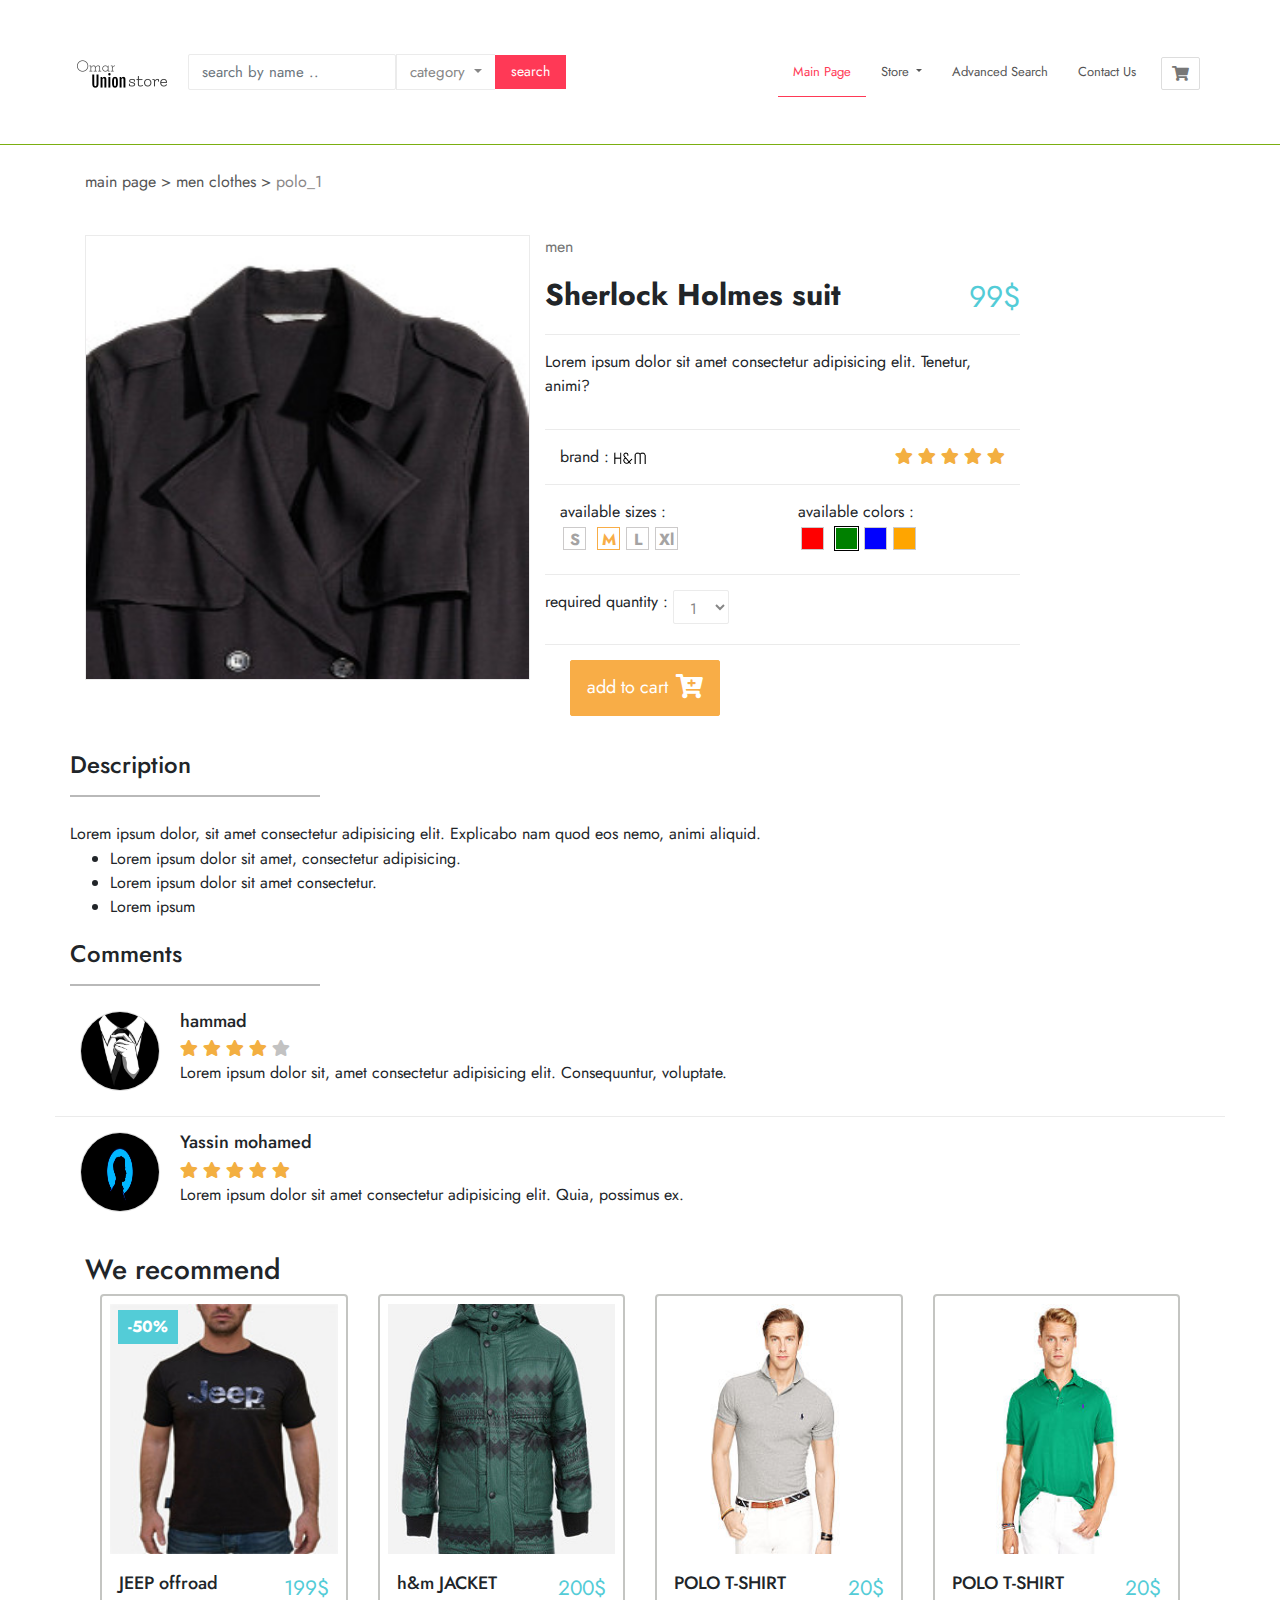
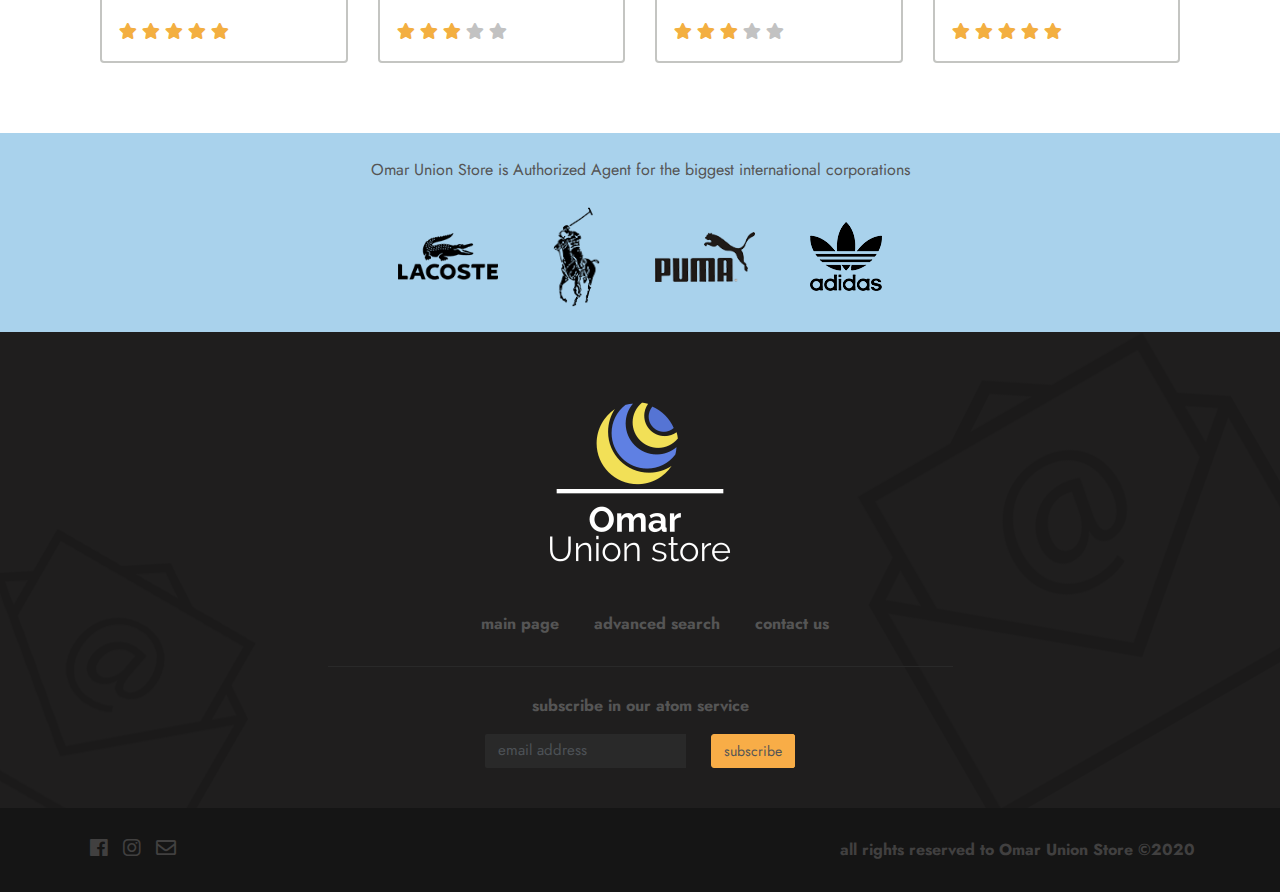
<file: products/hm_1.html>
<!DOCTYPE html>
<html lang="en">
<head>
    <meta charset="UTF-8">
    <meta name="viewport" content="width=device-width, initial-scale=1.0">
    <title>polo_1 </title>
    <link rel="stylesheet" href="../css/bootstrap.css">
    <link rel="stylesheet" href="../css/all.css">
    <link rel="shortcut icon" href="../images/shortcut.jpeg">
    <link rel="stylesheet" href="../css/main.css">
</head>
<body>

    <div class="container-fluid">

        <!--header-->
        <div class="row">
         <nav class="navbar navbar-expand-lg custom-navbar">
            <div class="container" >
                <div class="navbar-header">
                    <button class="collapsed navbar-toggler btn custom-btn btn-icon" data-toggle="collapse" data-target="#navbar-collapsed-menu" ><i class=" fa fa-bars"></i></button>
                    <a href="checkbox.html" class="navbar-toggler btn custom-btn btn-icon"><i class="fa fa-shopping-cart"></i></a>
                    <a href="../main.html" class="navbar-brand ">
                    <img src="../images/a.png" alt="Omar Union store">
                    </a>
                </div>
                <form  class="form-inline ">
                    <input type="search" class="form-control custom-form-control" placeholder="search by name ..">
                    <div class="dropdown categories">
                        <a class="nav-link dropdown-toggle custom-btn" href="#" id="navbardropdown" role="button" data-toggle="dropdown" aria-expanded="false">
                            category
                        </a>
                        <ul class="dropdown-menu custom-dropdown-menu">
                            <li>
                                <div class="checkbox">
                                    <label><input type="checkbox" name="search-category" value="men">men </label>

                                </div>
                            </li>
                            <li>
                                <div class="checkbox">
                                    <label><input type="checkbox" name="search-category" value="women">women </label>
                                </div>
                            </li>
                            <li>
                                <div class="checkbox">
                                    <label><input type="checkbox" name="search-category" value="kids">kids </label>
                                </div>
                            </li>
                        </ul>
                            
                    </div>
                    <button class="btn custom-btn-primary" type="submit" >search</button>
                </form>
                <div class="navbar-collapse collapse" id="navbar-collapsed-menu">
                    <ul class="navbar-nav ml-auto">
                        <li class="nav-item active"><a class="nav-link" href="#">Main Page</a></li>
                        <li class="nav-item dropdown"><a id="navbarDropdown" role="button" aria-expanded="false" data-toggle="dropdown" class="nav-link dropdown-toggle" href="#">Store </a>
                        <ul class="dropdown-menu custom-dropdown-menu">
                            <li><a class="dropdown-item" href="#">Men</a></li>
                            <li><a class="dropdown-item" href="#">Women</a></li>
                            <li><a class="dropdown-item" href="#">Kids</a></li>

                        </ul>
                        </li>
                        <li class="nav-item"><a class="nav-link" href="#">Advanced Search</a></li>
                        <li class="nav-item"><a class="nav-link" href="#">Contact Us</a></li>
                        <li class="d-none d-lg-block"><a href="checkout.html" id="btn-shopping-cart" class=" btn custom-btn btn-icon" title="shopping cart" data-toggle="tooltip" data-placement="bottom"> <!--data-placement خاصية التنسيق-->
                            <i class="fas fa-shopping-cart"></i>
                        </a></li>
                    </ul>
                </div>
            </div>
         </nav>
        </div>
        <!--end of the header-->

        <!--product-->
       
        <div class="row">
            <div class="container">


                 <!--nav links-->
                <ol class="breadcrumb custom-breadcrumb">
                    <li><a href="../main.html">main page</a></li>
                    <li><a href=".">men clothes</a></li>
                    <li ><a class="active" href=".">polo_1</a></li>
                </ol>
                <!--end of the nav links-->


                <div class="col-12">
                    <div class="row">


                        <!--images-->
                        <div class="col-5 ">
                            <div class="carousel slide" id="carousel-product-images" data-ride="carousel">
                                <div class="carousel-inner">
                                    <div class="carousel-item active">
                                        <img src="../images/hm_1.jpg" alt="front image">
                                    </div>
                                   
                                </div>
                               
                            </div>
                        </div>
                        <!--end of the images section -->

                        <div class="col-5">
                               <!--the price and category and name-->
                            <form id="form-product-selection" class="borders-between">
                                <div class="row">
                                      <div class="product-category block-100">men</div>
                                   
                                    <div class="clearfix block-100">
                                        <h2 class="float-left">  Sherlock Holmes suit  </h2>
                                      
                                        <div class="float-right price large">99$</div>
                                    </div>                                  
                                </div>
                                <!--finsih of the price and category and name-->


                                <!--the product details-->
                                <div class="row">
                                    <p class="product-description">
                                        Lorem ipsum dolor sit amet consectetur adipisicing elit. Tenetur, animi?
                                    </p>
                                </div>
                                <!--end of the product details-->

                                <!--brand and stars-->
                                <div class="row brand-and-rating">
                                    <div class="col-6">
                                        <div class="brand">
                                            brand : 
                                            <img src="../images/hm_small.png" alt="hm_small">
                                        </div>
                                    </div>
                                    <div class="col-6">
                                        <div class="float-right rating">
                                            <i class="fa fa-star active"></i>
                                            <i class="fa fa-star active"></i>
                                            <i class="fa fa-star active"></i>
                                            <i class="fa fa-star active"></i>
                                            <i class="fa fa-star active"></i>
                                        </div>
                                    </div>
                                </div>
                                <!--end of the brand and rating-->


                                <!--size and color-->
                                <div class="row size-and-color">
                                    <div class="col-md-6">
                                        available sizes : 
                                        <br>
                                        <div class="product-option">
                                            <label>S
                                                <input type="radio" name="size" value="m" >
                                            </label>
                                        </div>
                                        <div class="product-option active">
                                            <label>M
                                                <input type="radio" name="size" value="sm" checked>
                                            </label>
                                        </div><div class="product-option">
                                            <label>L
                                                <input type="radio" name="size" value="l">
                                            </label>
                                        </div><div class="product-option">
                                            <label>Xl
                                                <input type="radio" name="size" value="xl">
                                            </label>
                                        </div>
                                    </div>
                                    <!--end of the size-->
                                    <div class="col-md-6">
                                        available colors : 
                                        <br>
                                        <div class="product-option color-option" style="background-color: red;">
                                            <label> &nbsp;
                                                <input type="radio" name="color" value="red" >
                                            </label>
                                        </div>
                                        <div class="product-option active color-option " style="background-color: green;">
                                            <label> &nbsp;
                                                <input type="radio" name="color" value="green" checked>
                                            </label>
                                        </div><div class="product-option color-option" style="background-color: blue;">
                                            <label> &nbsp;
                                                <input type="radio" name="color" value="blue">
                                            </label>
                                        </div><div class="product-option color-option" style="background-color: orange;">
                                            <label> &nbsp;
                                                <input type="radio" name="color" value="orange">
                                            </label>
                                        </div>
                                    </div>
                                    <!--end of the colors-->
                                </div>

                                <!--quantity-->
                                <div class="row product-quantity clearfix">
                                    <div class="col-12">
                                        <div class="float-left">
                                            required quantity : 
                                        </div>
                                        <div class="float-left">
                                            <select name="quantity" id="" class="form-control custom-form-control">
                                                <option value="1">1</option>
                                                <option value="2">2</option>
                                                <option value="3">3</option>
                                            </select>
                                        </div>
                                    </div>
                                </div>
                                <!--end of the quantity-->

                                <!--buttom-->
                                <div class="row">
                                    <div class="col-12">
                                        <button type="submit" class="btn btn-lg btn-primary custom-btn custom-btn-primary2 custom-btn-with-icon">
                                            <span class="clearfix">
                                                <span class="float-left">add to cart</span>
                                                <span class="float-right"><i class="fa fa-cart-plus fa-lg"></i></span>
                                            </span>
                                        </button>
                                    </div>
                                </div>
                                <!--end of the buttom -->

                            </form>
                        </div>




                    </div>

                      <!--description-->
                      <div class="row more-description">
                        <div class="col-12">
                            <h3 class="custom-heading heading-with-border-bottom heading-inline">Description</h3>
                            <p>Lorem ipsum dolor, sit amet consectetur adipisicing elit. Explicabo nam quod eos nemo, animi aliquid.</p>
                            <ul>
                                <li>Lorem ipsum dolor sit amet, consectetur adipisicing.</li>
                                <li>Lorem ipsum dolor sit amet consectetur.</li>
                                <li>Lorem ipsum </li>
                            </ul>
                        </div>
                    </div>
                    <!--end of more description section-->


                    <!--comments-->
                    <div class="row">
                        <div class="comments block-100">
                            <h3 class="custom-heading heading-with-border-bottom heading-inline">Comments</h3>
                            
                            <div class="borders-between">
                                <div class="row">
                                    <div class="media">
                                        <img class="media-object media-left" src="../images/profile picture.jpg" alt="profile picture">
                                        <div class="media-body">
                                            <h4 class="media-heading">hammad</h4>
                                            <div class="rating">
                                                <i class="fa fa-star active"></i>
                                                <i class="fa fa-star active"></i>
                                                <i class="fa fa-star active"></i>
                                                <i class="fa fa-star active"></i>
                                                <i class="fa fa-star "></i>
                                            </div>
                                            <p>Lorem ipsum dolor sit, amet consectetur adipisicing elit. Consequuntur, voluptate.</p>
                                        </div>

                                    </div>
                                </div>

                                <div class="row">
                                    <div class="media">
                                        <img src="../images/profile picture2.jpg" alt="profile picture2" class="media-object media-left">
                                        <div class="media-body">
                                            <h4 class="media-heading">Yassin mohamed</h4>
                                            <div class="rating">
                                                <i class="fa fa-star active"></i>
                                                <i class="fa fa-star active"></i>
                                                <i class="fa fa-star active"></i>
                                                <i class="fa fa-star active"></i>
                                                <i class="fa fa-star active"></i>
                                            </div>
                                            <p>Lorem ipsum dolor sit amet consectetur adipisicing elit. Quia, possimus ex.</p>
                                        </div>
                                    </div>
                                </div>
                            </div>

                        </div>
                    </div>
                    <!--end of comments-->

                    <div class="row suggestions">
                        <h3 class="custom heading col-sm-12 ">We recommend</h3>
                    </div>

                    <!--products-->
                    <div class="pr">
                        <!--بداية منتج-->
                        <div class="col-lg-3 col-md-4 d-none d-lg-block ">
                            <div class="card custom-thumbnail">
                                <div class="sale">50%</div>
                                <div class="overlay">
                                    <button data-add-to-cart=""  class="btn custom-btn btn-secondary add-to-cart-btn">                        <i class="fas fa-shopping-cart"></i>
                                        add to cart</button>
                                </div>
                                <img src="../images/tshirt.jpg" alt="h&m">
                                <div class="card-body">
                                <div class="clearfix">
                                            <h4 class="float-left">JEEP offroad </h4>
                                            <div class="price float-right">199$</div>
                                            </div>
                                            <div class="clearfix">
                                            <div class="rating float-left">
                                                <i class="fa fa-star active"></i>
                                                <i class="fa fa-star active"></i>
                                                <i class="fa fa-star active"></i>
                                                <i class="fa fa-star active"></i>
                                                <i class="fa fa-star active"></i>
                                            </div>
                                            <button class="float-right btn btn-default custom-btn add-to-cart-btn d-block d-lg-none" data-add-to-cart="">add to cart <i class="fa fa-cart-plus"></i></button>
                                </div>
                                </div>
                            </div>
                        </div>
                        <!--نهاية منتج-->

                        <!--بداية منتج-->
                        <div class="col-lg-3 col-md-4"> 
                            <div class="card custom-thumbnail">
                                <div class="overlay">
                                    <button data-add-to-cart="" class="btn custom-btn btn-secondary add-to-cart-btn">                        <i class="fas fa-shopping-cart"></i>
                                    add to cart</button>
                                </div>
                                <img src="../images/most_sold_3.jpg" alt="h&m">
                                <div class="card-body">
                                    <div class="clearfix">
                                        <h4 class="float-left">h&m JACKET</h4>
                                        <div class="price float-right">200$</div>
                                    </div>
                                    <div class="clearfix">
                                        <div class="rating float-left">
                                        <i class="fa fa-star active"></i>
                                        <i class="fa fa-star active"></i>
                                        <i class="fa fa-star active"></i>
                                        <i class="fa fa-star"></i>
                                        <i class="fa fa-star"></i>
                                        </div>
                                        <button class="float-right btn btn-default custom-btn add-to-cart-btn d-block d-lg-none" data-add-to-cart="">add to cart <i class="fa fa-cart-plus"></i></button>

                                    </div>
                                </div>
                            </div>
                        </div>
                     <!--نهاية منتج-->

                     <!--بداية منتج-->
                        <div class="col-lg-3 col-md-4">
                            <div class="card custom-thumbnail">
                                <div class="overlay">
                                    <button data-add-to-cart="" class="btn custom-btn btn-secondary add-to-cart-btn">                        <i class="fas fa-shopping-cart"></i>
                                    add to cart</button>
                                </div>
                                <img src="../images/polo_1.jpg" alt="h&m">
                            <div class="card-body">
                                <div class="clearfix">
                                    <h4 class="float-left">POLO T-SHIRT</h4>
                                    <div class="price float-right">20$</div>
                                </div>
                                <div class="clearfix">
                                    <div class="rating float-left">
                                    <i class="fa fa-star active"></i>
                                    <i class="fa fa-star active"></i>
                                    <i class="fa fa-star active"></i>
                                    <i class="fa fa-star"></i>
                                    <i class="fa fa-star"></i>
                                    </div>
                                    <button class="float-right btn btn-default custom-btn add-to-cart-btn d-block d-lg-none" data-add-to-cart="">add to cart <i class="fa fa-cart-plus"></i></button>

                                    </div>
                                </div>
                            </div>
                        </div>
                        <!--نهاية منتج-->

                        <!--بداية منتج-->
                        <div class="col-lg-3 col-md-4" >
                            <div class="card custom-thumbnail">
                                <div class="overlay">
                                    <button data-add-to-cart="" class="btn custom-btn btn-secondary add-to-cart-btn">                        <i class="fas fa-shopping-cart"></i>
                                        add to cart</button>
                                </div>
                                <img src="../images/polo_2.jpg" alt="h&m">
                                <div class="card-body">
                                    <div class="clearfix">
                                        <h4 class="float-left">POLO  T-SHIRT</h4>
                                        <div class="price float-right">20$</div>
                                    </div>
                                    <div class="clearfix">
                                        <div class="rating float-left">
                                        <i class="fa fa-star active"></i>
                                        <i class="fa fa-star active"></i>
                                        <i class="fa fa-star active"></i>
                                        <i class="fa fa-star active"></i>
                                        <i class="fa fa-star active"></i>
                                        </div>
                                        <button class="float-right btn btn-default custom-btn add-to-cart-btn d-block d-lg-none" data-add-to-cart="">add to cart <i class="fa fa-cart-plus"></i></button>

                                    </div>
                                </div>
                        </div>
                        </div>
                      <!--نهاية منتج-->
                    </div>

                </div>
            </div>
       </div>


























        
          <!--footer 1-->
          <div id="footer" class="row">
            <div id="brand-logos" class="col-12 text-center">
                <span>Omar Union Store is Authorized Agent for the biggest international corporations </span>
                <div class="img-container">
                    <img src="../images/lacoste.png" alt="lacoste">
                    <img src="../images/polo.png" alt="polo">
                    <img src="../images/puma.png" alt="puma">
                    <img src="../images/adidas.png" alt="adidas">
                </div>
            </div>
            <!--footer2-->
            <div id="footer-nav">
                <div class="container-fluid text-center">
                    <div class="footer-logo">
                       <a href="." > <img src="../images/footerlogo.png" alt="logo"> </a>
                    </div>
                    <div id="footer-nav-links" class="col-12 d-md-block d-none ">
                        <a href=".">main page</a>
                        <a href="../search.html">advanced search</a>
                        <a href="../contact.html">contact us</a>
                    </div>
                    <div id="newsletter" class="col-6 offset-3">
                        <form action="" class="form">
                            <label for="footer-email">
                                subscribe in our atom service
                            </label>
                            <br>
                            <div class="input-group">
                                <input class="form-control custom-form-control" type="email" id="footer-email" placeholder="email address" name="email" required>
                                <div class="input-group-btn">
                                    <button type="submit" class="btn btn-primary custom-btn custom-btn-primary2">subscribe</button>
                                </div>
                            </div>
                        </form>
                    </div>
     
                </div>
            </div>
            <!--footer3-->
            <div id="footer-copyright-social" class="col-12">
                <div class="container">
                    <div class="clearfix">
                        <div id="copyright" class="float-right">
                            all rights reserved to Omar Union Store &copy;2020
                        </div>
                        <div id="social-icons" class="float-left">
                            <a href="https://www.facebook.com/profile.php?id=100008350684127" target="_blank">
                                <i class="fab fa-facebook"></i>
                            </a>
                            <a href="https://www.instagram.com/omarabdalla671/" target="_blank">
                                <i class="fab fa-instagram"></i>
                            </a>
                            <a href="mailto:omarwork671@gmail.com" target="_blank">
                                <i class="far fa-envelope"></i>
                            </a>
                        </div>
                    </div>
                </div>
            </div>

          </div>
          <!--end of the footer-->

    












    </div> 




















<script src="../js/jquery-slim.min.js"></script>
<script src="../js/popper.min.js"></script>
<script src="../js/bootstrap.js"></script> 
<script src="../js/main.js"></script>
</body>
</html>
</file>
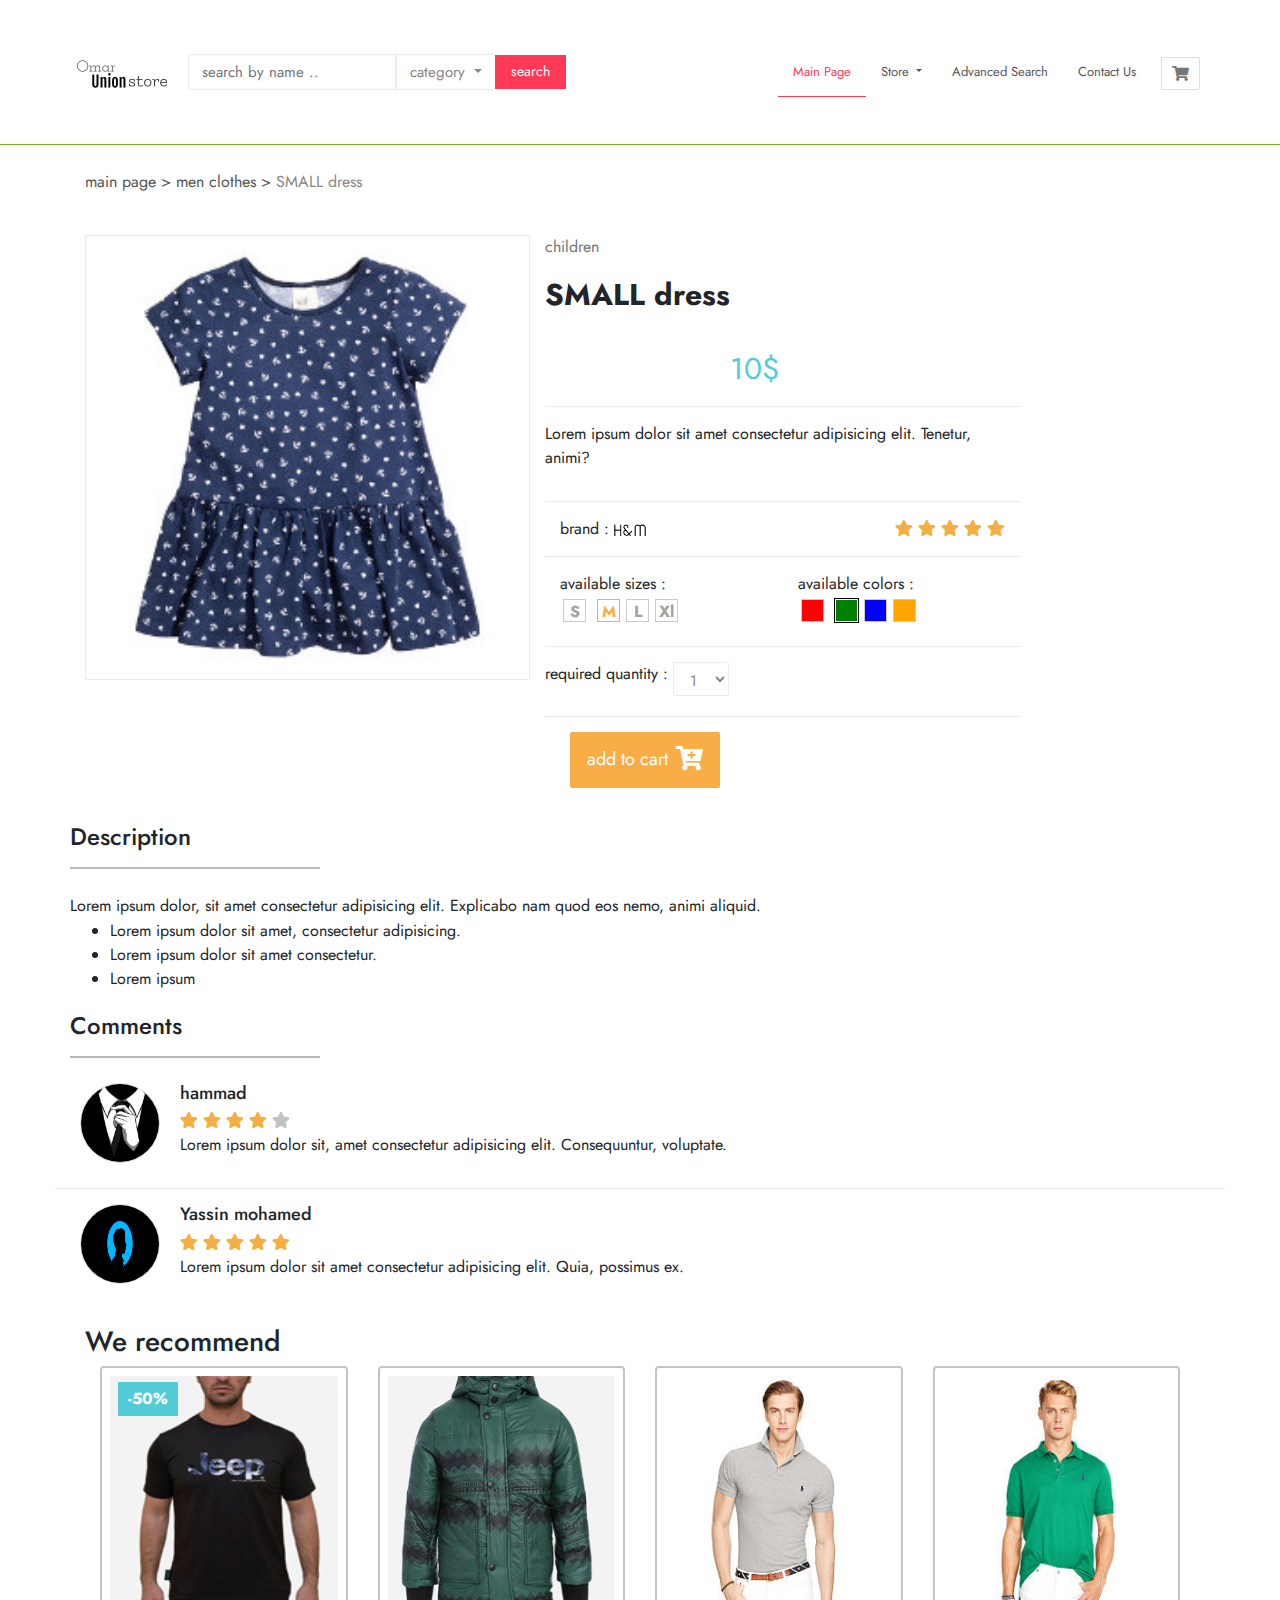
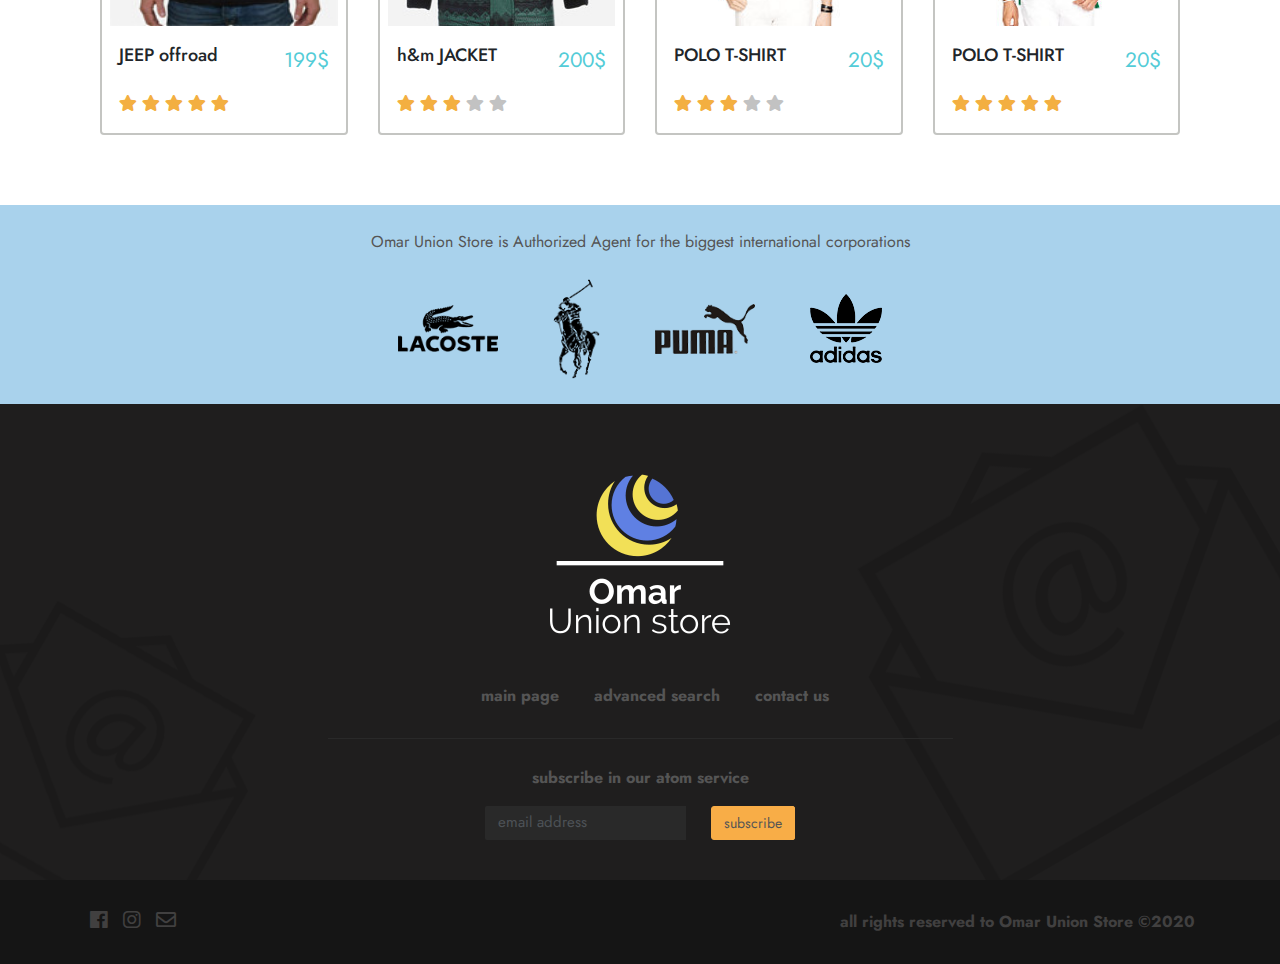
<file: products/hm_2.html>
<!DOCTYPE html>
<html lang="en">
<head>
    <meta charset="UTF-8">
    <meta name="viewport" content="width=device-width, initial-scale=1.0">
    <title>SMALL dress </title> 
    <link rel="stylesheet" href="../css/bootstrap.css">
    <link rel="stylesheet" href="../css/all.css">
    <link rel="shortcut icon" href="../images/shortcut.jpeg">
    <link rel="stylesheet" href="../css/main.css">
</head>
<body>

    <div class="container-fluid">

        <!--header-->
        <div class="row">
         <nav class="navbar navbar-expand-lg custom-navbar">
            <div class="container" >
                <div class="navbar-header">
                    <button class="collapsed navbar-toggler btn custom-btn btn-icon" data-toggle="collapse" data-target="#navbar-collapsed-menu" ><i class=" fa fa-bars"></i></button>
                    <a href="checkbox.html" class="navbar-toggler btn custom-btn btn-icon"><i class="fa fa-shopping-cart"></i></a>
                    <a href="../main.html" class="navbar-brand ">
                    <img src="../images/a.png" alt="Omar Union store">
                    </a>
                </div>
                <form  class="form-inline ">
                    <input type="search" class="form-control custom-form-control" placeholder="search by name ..">
                    <div class="dropdown categories">
                        <a class="nav-link dropdown-toggle custom-btn" href="#" id="navbardropdown" role="button" data-toggle="dropdown" aria-expanded="false">
                            category
                        </a>
                        <ul class="dropdown-menu custom-dropdown-menu">
                            <li>
                                <div class="checkbox">
                                    <label><input type="checkbox" name="search-category" value="men">men </label>

                                </div>
                            </li>
                            <li>
                                <div class="checkbox">
                                    <label><input type="checkbox" name="search-category" value="women">women </label>
                                </div>
                            </li>
                            <li>
                                <div class="checkbox">
                                    <label><input type="checkbox" name="search-category" value="kids">kids </label>
                                </div>
                            </li>
                        </ul>
                            
                    </div>
                    <button class="btn custom-btn-primary" type="submit" >search</button>
                </form>
                <div class="navbar-collapse collapse" id="navbar-collapsed-menu">
                    <ul class="navbar-nav ml-auto">
                        <li class="nav-item active"><a class="nav-link" href="#">Main Page</a></li>
                        <li class="nav-item dropdown"><a id="navbarDropdown" role="button" aria-expanded="false" data-toggle="dropdown" class="nav-link dropdown-toggle" href="#">Store </a>
                        <ul class="dropdown-menu custom-dropdown-menu">
                            <li><a class="dropdown-item" href="#">Men</a></li>
                            <li><a class="dropdown-item" href="#">Women</a></li>
                            <li><a class="dropdown-item" href="#">Kids</a></li>

                        </ul>
                        </li>
                        <li class="nav-item"><a class="nav-link" href="#">Advanced Search</a></li>
                        <li class="nav-item"><a class="nav-link" href="#">Contact Us</a></li>
                        <li class="d-none d-lg-block"><a href="checkout.html" id="btn-shopping-cart" class=" btn custom-btn btn-icon" title="shopping cart" data-toggle="tooltip" data-placement="bottom"> <!--data-placement خاصية التنسيق-->
                            <i class="fas fa-shopping-cart"></i>
                        </a></li>
                    </ul>
                </div>
            </div>
         </nav>
        </div>
        <!--end of the header-->

        <!--product-->
       
        <div class="row">
            <div class="container">


                 <!--nav links-->
                <ol class="breadcrumb custom-breadcrumb">
                    <li><a href="../main.html">main page</a></li>
                    <li><a href=".">men clothes</a></li>
                    <li ><a class="active" href=".">SMALL dress </a></li>
                </ol>
                <!--end of the nav links-->


                <div class="col-12">
                    <div class="row">


                        <!--images-->
                        <div class="col-5 ">
                            <div class="carousel slide" id="carousel-product-images" data-ride="carousel">
                                <div class="carousel-inner">
                                    <div class="carousel-item active">
                                        <img src="../images/hm_2.jpg" alt="front image">
                                    </div>
                                   
                                </div>
                               
                            </div>
                        </div>
                        <!--end of the images section -->

                        <div class="col-5">
                               <!--the price and category and name-->
                            <form id="form-product-selection" class="borders-between">
                                <div class="row">
                                      <div class="product-category block-100">children</div>
                                   
                                    <div class="clearfix">
                                        <h2 class="float-left block-100"> SMALL dress </h2>
                                       
                                      
                                        <div class="float-right price large">10$</div>
                                    </div>                                  
                                </div>
                                <!--finsih of the price and category and name-->


                                <!--the product details-->
                                <div class="row">
                                    <p class="product-description">
                                        Lorem ipsum dolor sit amet consectetur adipisicing elit. Tenetur, animi?
                                    </p>
                                </div>
                                <!--end of the product details-->

                                <!--brand and stars-->
                                <div class="row brand-and-rating">
                                    <div class="col-6">
                                        <div class="brand">
                                            brand : 
                                            <img src="../images/hm_small.png" alt="hm_small">
                                        </div>
                                    </div>
                                    <div class="col-6">
                                        <div class="float-right rating">
                                            <i class="fa fa-star active"></i>
                                            <i class="fa fa-star active"></i>
                                            <i class="fa fa-star active"></i>
                                            <i class="fa fa-star active"></i>
                                            <i class="fa fa-star active"></i>
                                        </div>
                                    </div>
                                </div>
                                <!--end of the brand and rating-->


                                <!--size and color-->
                                <div class="row size-and-color">
                                    <div class="col-md-6">
                                        available sizes : 
                                        <br>
                                        <div class="product-option">
                                            <label>S
                                                <input type="radio" name="size" value="m" >
                                            </label>
                                        </div>
                                        <div class="product-option active">
                                            <label>M
                                                <input type="radio" name="size" value="sm" checked>
                                            </label>
                                        </div><div class="product-option">
                                            <label>L
                                                <input type="radio" name="size" value="l">
                                            </label>
                                        </div><div class="product-option">
                                            <label>Xl
                                                <input type="radio" name="size" value="xl">
                                            </label>
                                        </div>
                                    </div>
                                    <!--end of the size-->
                                    <div class="col-md-6">
                                        available colors : 
                                        <br>
                                        <div class="product-option color-option " style="background-color: red;">
                                            <label> &nbsp;
                                                <input type="radio" name="color" value="red" >
                                            </label>
                                        </div>
                                        <div class="product-option active color-option" style="background-color: green;">
                                            <label> &nbsp;
                                                <input type="radio" name="color" value="green" checked>
                                            </label>
                                        </div><div class="product-option color-option" style="background-color: blue;"> 
                                            <label> &nbsp;
                                                <input type="radio" name="color" value="blue">
                                            </label>
                                        </div><div class="product-option color-option" style="background-color: orange;">
                                            <label> &nbsp;
                                                <input type="radio" name="color" value="orange">
                                            </label>
                                        </div>
                                    </div>
                                    <!--end of the colors-->
                                </div>

                                <!--quantity-->
                                <div class="row product-quantity clearfix">
                                    <div class="col-12">
                                        <div class="float-left">
                                            required quantity : 
                                        </div>
                                        <div class="float-left">
                                            <select name="quantity" id="" class="form-control custom-form-control">
                                                <option value="1">1</option>
                                                <option value="2">2</option>
                                                <option value="3">3</option>
                                            </select>
                                        </div>
                                    </div>
                                </div>
                                <!--end of the quantity-->

                                <!--buttom-->
                                <div class="row">
                                    <div class="col-12">
                                        <button type="submit" class="btn btn-lg btn-primary custom-btn custom-btn-primary2 custom-btn-with-icon">
                                            <span class="clearfix">
                                                <span class="float-left">add to cart</span>
                                                <span class="float-right"><i class="fa fa-cart-plus fa-lg"></i></span>
                                            </span>
                                        </button>
                                    </div>
                                </div>
                                <!--end of the buttom -->

                            </form>
                        </div>




                    </div>

                      <!--description-->
                      <div class="row more-description">
                        <div class="col-12">
                            <h3 class="custom-heading heading-with-border-bottom heading-inline">Description</h3>
                            <p>Lorem ipsum dolor, sit amet consectetur adipisicing elit. Explicabo nam quod eos nemo, animi aliquid.</p>
                            <ul>
                                <li>Lorem ipsum dolor sit amet, consectetur adipisicing.</li>
                                <li>Lorem ipsum dolor sit amet consectetur.</li>
                                <li>Lorem ipsum </li>
                            </ul>
                        </div>
                    </div>
                    <!--end of more description section-->


                    <!--comments-->
                    <div class="row">
                        <div class="comments block-100">
                            <h3 class="custom-heading heading-with-border-bottom heading-inline">Comments</h3>
                            
                            <div class="borders-between">
                                <div class="row">
                                    <div class="media">
                                        <img class="media-object media-left" src="../images/profile picture.jpg" alt="profile picture">
                                        <div class="media-body">
                                            <h4 class="media-heading">hammad</h4>
                                            <div class="rating">
                                                <i class="fa fa-star active"></i>
                                                <i class="fa fa-star active"></i>
                                                <i class="fa fa-star active"></i>
                                                <i class="fa fa-star active"></i>
                                                <i class="fa fa-star "></i>
                                            </div>
                                            <p>Lorem ipsum dolor sit, amet consectetur adipisicing elit. Consequuntur, voluptate.</p>
                                        </div>

                                    </div>
                                </div>

                                <div class="row">
                                    <div class="media">
                                        <img src="../images/profile picture2.jpg" alt="profile picture2" class="media-object media-left">
                                        <div class="media-body">
                                            <h4 class="media-heading">Yassin mohamed</h4>
                                            <div class="rating">
                                                <i class="fa fa-star active"></i>
                                                <i class="fa fa-star active"></i>
                                                <i class="fa fa-star active"></i>
                                                <i class="fa fa-star active"></i>
                                                <i class="fa fa-star active"></i>
                                            </div>
                                            <p>Lorem ipsum dolor sit amet consectetur adipisicing elit. Quia, possimus ex.</p>
                                        </div>
                                    </div>
                                </div>
                            </div>

                        </div>
                    </div>
                    <!--end of comments-->

                    <div class="row suggestions">
                        <h3 class="custom heading col-sm-12 ">We recommend</h3>
                    </div>

                    <!--products-->
                    <div class="pr">
                        <!--بداية منتج-->
                        <div class="col-lg-3 col-md-4 d-none d-lg-block ">
                            <div class="card custom-thumbnail">
                                <div class="sale">50%</div>
                                <div class="overlay">
                                    <button data-add-to-cart=""  class="btn custom-btn btn-secondary add-to-cart-btn">                        <i class="fas fa-shopping-cart"></i>
                                        add to cart</button>
                                </div>
                                <img src="../images/tshirt.jpg" alt="h&m">
                                <div class="card-body">
                                <div class="clearfix">
                                            <h4 class="float-left">JEEP offroad </h4>
                                            <div class="price float-right">199$</div>
                                            </div>
                                            <div class="clearfix">
                                            <div class="rating float-left">
                                                <i class="fa fa-star active"></i>
                                                <i class="fa fa-star active"></i>
                                                <i class="fa fa-star active"></i>
                                                <i class="fa fa-star active"></i>
                                                <i class="fa fa-star active"></i>
                                            </div>
                                            <button class="float-right btn btn-default custom-btn add-to-cart-btn d-block d-lg-none" data-add-to-cart="">add to cart <i class="fa fa-cart-plus"></i></button>
                                </div>
                                </div>
                            </div>
                        </div>
                        <!--نهاية منتج-->

                        <!--بداية منتج-->
                        <div class="col-lg-3 col-md-4"> 
                            <div class="card custom-thumbnail">
                                <div class="overlay">
                                    <button data-add-to-cart="" class="btn custom-btn btn-secondary add-to-cart-btn">                        <i class="fas fa-shopping-cart"></i>
                                    add to cart</button>
                                </div>
                                <img src="../images/most_sold_3.jpg" alt="h&m">
                                <div class="card-body">
                                    <div class="clearfix">
                                        <h4 class="float-left">h&m JACKET</h4>
                                        <div class="price float-right">200$</div>
                                    </div>
                                    <div class="clearfix">
                                        <div class="rating float-left">
                                        <i class="fa fa-star active"></i>
                                        <i class="fa fa-star active"></i>
                                        <i class="fa fa-star active"></i>
                                        <i class="fa fa-star"></i>
                                        <i class="fa fa-star"></i>
                                        </div>
                                        <button class="float-right btn btn-default custom-btn add-to-cart-btn d-block d-lg-none" data-add-to-cart="">add to cart <i class="fa fa-cart-plus"></i></button>

                                    </div>
                                </div>
                            </div>
                        </div>
                     <!--نهاية منتج-->

                     <!--بداية منتج-->
                        <div class="col-lg-3 col-md-4">
                            <div class="card custom-thumbnail">
                                <div class="overlay">
                                    <button data-add-to-cart="" class="btn custom-btn btn-secondary add-to-cart-btn">                        <i class="fas fa-shopping-cart"></i>
                                    add to cart</button>
                                </div>
                                <img src="../images/polo_1.jpg" alt="h&m">
                            <div class="card-body">
                                <div class="clearfix">
                                    <h4 class="float-left">POLO T-SHIRT</h4>
                                    <div class="price float-right">20$</div>
                                </div>
                                <div class="clearfix">
                                    <div class="rating float-left">
                                    <i class="fa fa-star active"></i>
                                    <i class="fa fa-star active"></i>
                                    <i class="fa fa-star active"></i>
                                    <i class="fa fa-star"></i>
                                    <i class="fa fa-star"></i>
                                    </div>
                                    <button class="float-right btn btn-default custom-btn add-to-cart-btn d-block d-lg-none" data-add-to-cart="">add to cart <i class="fa fa-cart-plus"></i></button>

                                    </div>
                                </div>
                            </div>
                        </div>
                        <!--نهاية منتج-->

                        <!--بداية منتج-->
                        <div class="col-lg-3 col-md-4" >
                            <div class="card custom-thumbnail">
                                <div class="overlay">
                                    <button data-add-to-cart="" class="btn custom-btn btn-secondary add-to-cart-btn">                        <i class="fas fa-shopping-cart"></i>
                                        add to cart</button>
                                </div>
                                <img src="../images/polo_2.jpg" alt="h&m">
                                <div class="card-body">
                                    <div class="clearfix">
                                        <h4 class="float-left">POLO  T-SHIRT</h4>
                                        <div class="price float-right">20$</div>
                                    </div>
                                    <div class="clearfix">
                                        <div class="rating float-left">
                                        <i class="fa fa-star active"></i>
                                        <i class="fa fa-star active"></i>
                                        <i class="fa fa-star active"></i>
                                        <i class="fa fa-star active"></i>
                                        <i class="fa fa-star active"></i>
                                        </div>
                                        <button class="float-right btn btn-default custom-btn add-to-cart-btn d-block d-lg-none" data-add-to-cart="">add to cart <i class="fa fa-cart-plus"></i></button>

                                    </div>
                                </div>
                        </div>
                        </div>
                      <!--نهاية منتج-->
                    </div>

                </div>
            </div>
       </div>


























        
          <!--footer 1-->
          <div id="footer" class="row">
            <div id="brand-logos" class="col-12 text-center">
                <span>Omar Union Store is Authorized Agent for the biggest international corporations </span>
                <div class="img-container">
                    <img src="../images/lacoste.png" alt="lacoste">
                    <img src="../images/polo.png" alt="polo">
                    <img src="../images/puma.png" alt="puma">
                    <img src="../images/adidas.png" alt="adidas">
                </div>
            </div>
            <!--footer2-->
            <div id="footer-nav">
                <div class="container-fluid text-center">
                    <div class="footer-logo">
                       <a href="." > <img src="../images/footerlogo.png" alt="logo"> </a>
                    </div>
                    <div id="footer-nav-links" class="col-12 d-md-block d-none ">
                        <a href=".">main page</a>
                        <a href="../search.html">advanced search</a>
                        <a href="../contact.html">contact us</a>
                    </div>
                    <div id="newsletter" class="col-6 offset-3">
                        <form action="" class="form">
                            <label for="footer-email">
                                subscribe in our atom service
                            </label>
                            <br>
                            <div class="input-group">
                                <input class="form-control custom-form-control" type="email" id="footer-email" placeholder="email address" name="email" required>
                                <div class="input-group-btn">
                                    <button type="submit" class="btn btn-primary custom-btn custom-btn-primary2">subscribe</button>
                                </div>
                            </div>
                        </form>
                    </div>
     
                </div>
            </div>
            <!--footer3-->
            <div id="footer-copyright-social" class="col-12">
                <div class="container">
                    <div class="clearfix">
                        <div id="copyright" class="float-right">
                            all rights reserved to Omar Union Store &copy;2020
                        </div>
                        <div id="social-icons" class="float-left">
                            <a href="https://www.facebook.com/profile.php?id=100008350684127" target="_blank">
                                <i class="fab fa-facebook"></i>
                            </a>
                            <a href="https://www.instagram.com/omarabdalla671/" target="_blank">
                                <i class="fab fa-instagram"></i>
                            </a>
                            <a href="mailto:omarwork671@gmail.com" target="_blank">
                                <i class="far fa-envelope"></i>
                            </a>
                        </div>
                    </div>
                </div>
            </div>

          </div>
          <!--end of the footer-->

    












    </div> 




















<script src="../js/jquery-slim.min.js"></script>
<script src="../js/popper.min.js"></script>
<script src="../js/bootstrap.js"></script> 
<script src="../js/main.js"></script>
</body>
</html>
</file>
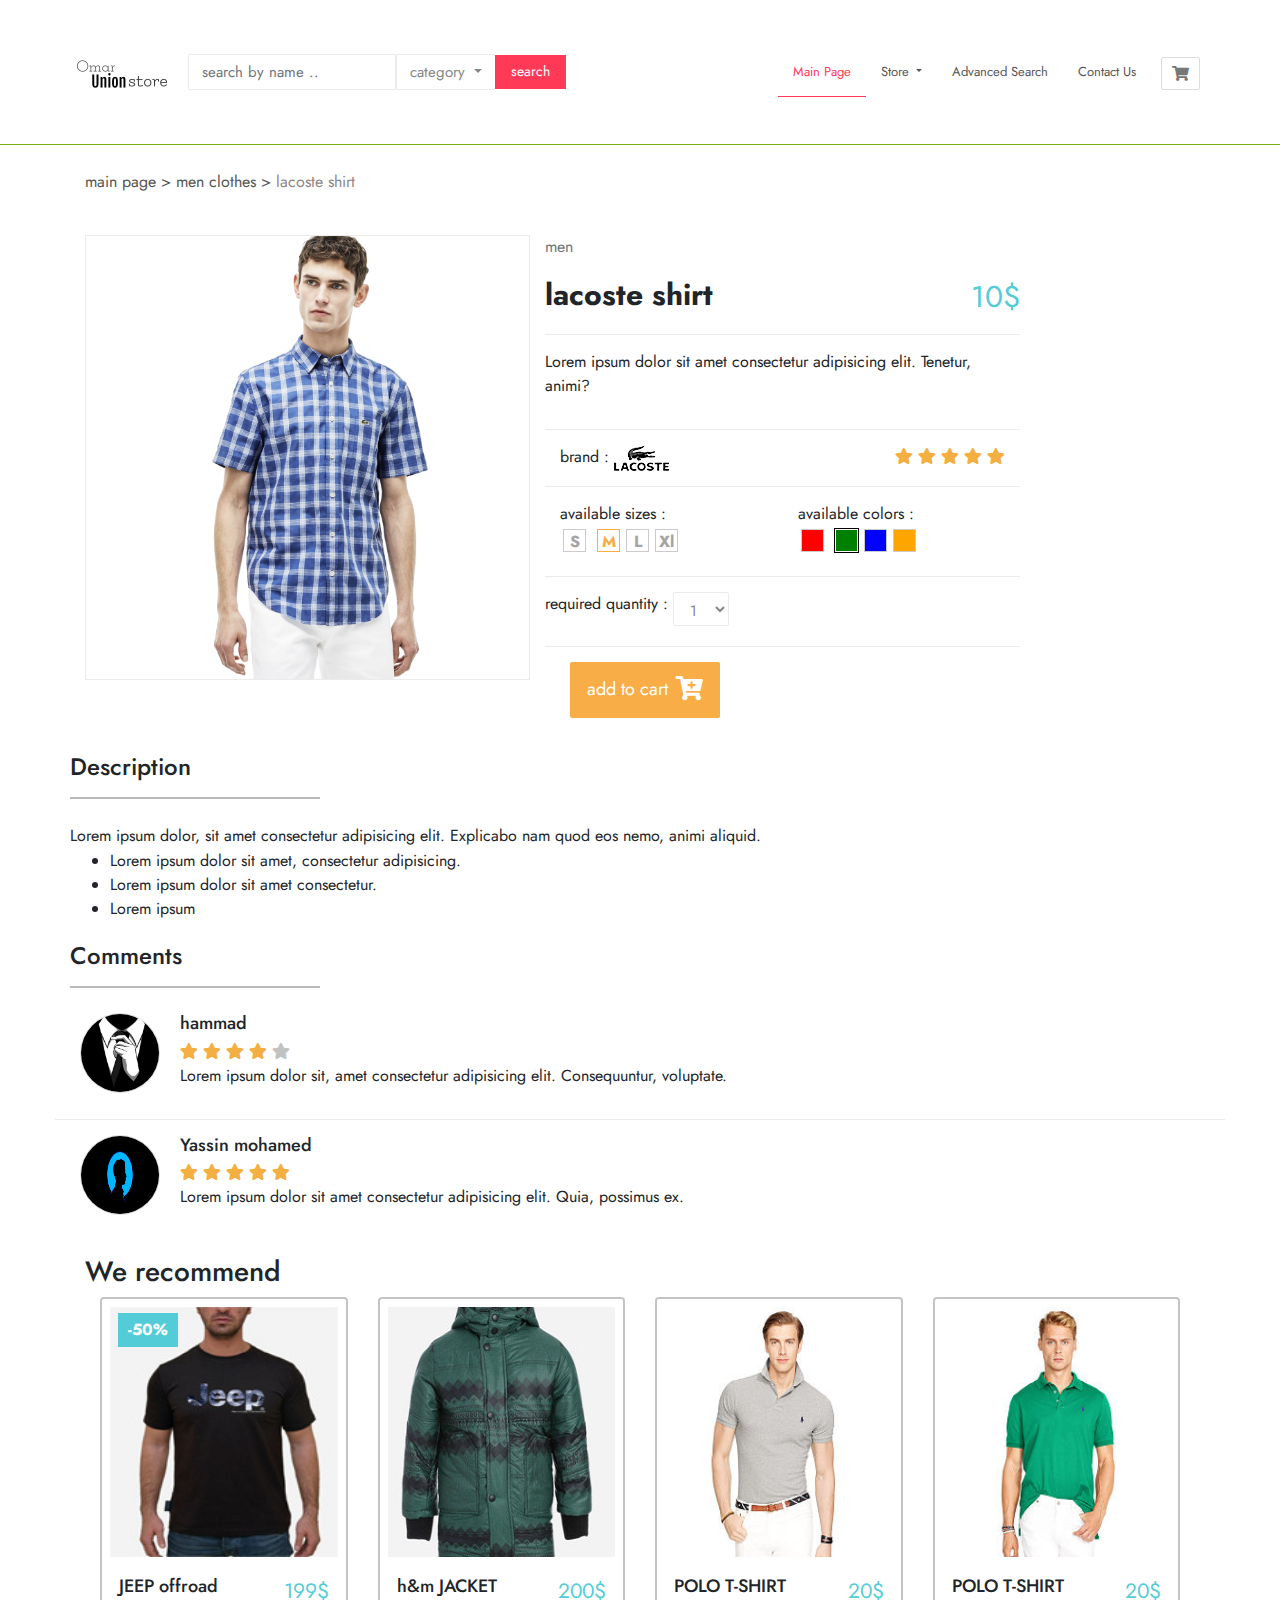
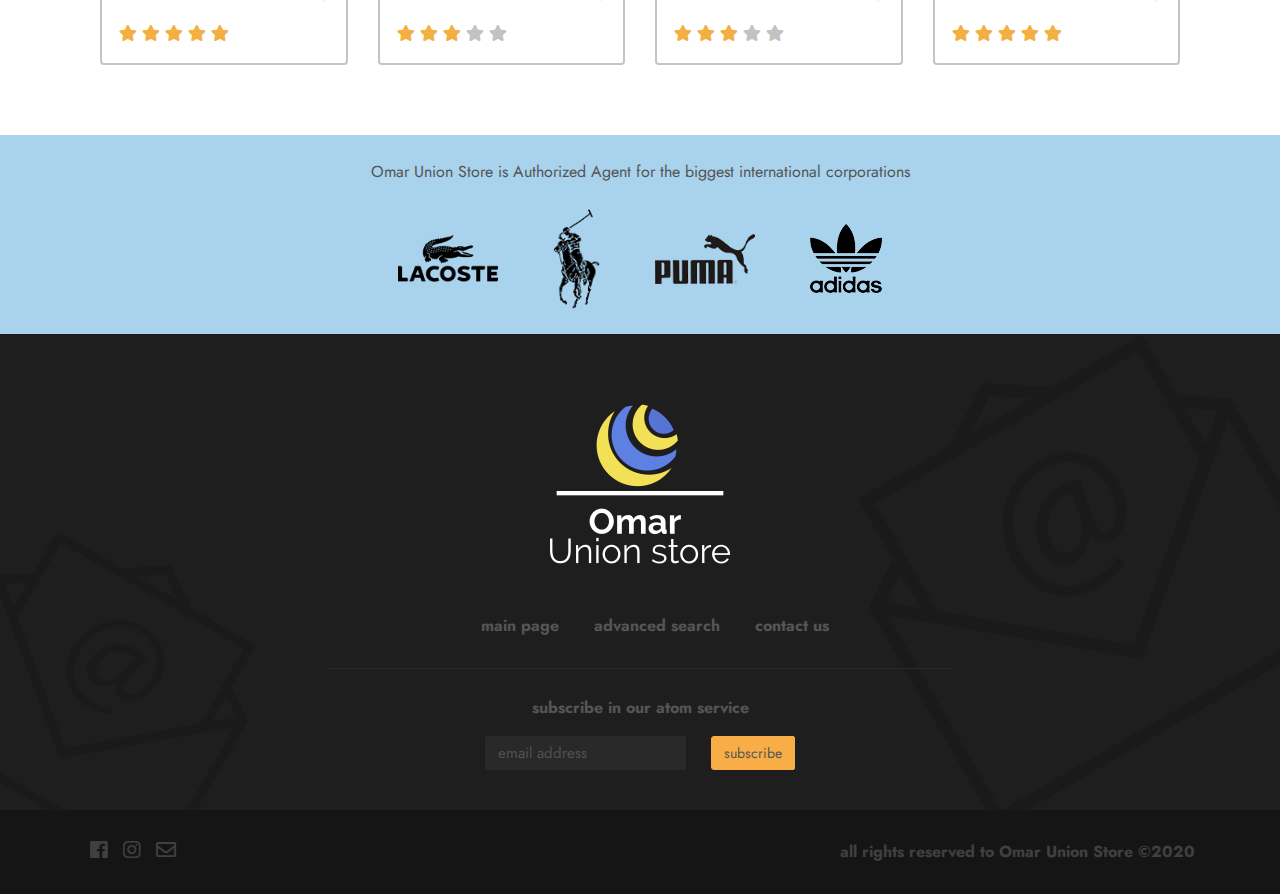
<file: products/lacoste_1.html>
<!DOCTYPE html>
<html lang="en">
<head>
    <meta charset="UTF-8">
    <meta name="viewport" content="width=device-width, initial-scale=1.0">
    <title>lacoste shirt </title> 
    <link rel="stylesheet" href="../css/bootstrap.css">
    <link rel="stylesheet" href="../css/all.css">
    <link rel="shortcut icon" href="../images/shortcut.jpeg">
    <link rel="stylesheet" href="../css/main.css">
</head>
<body>

    <div class="container-fluid">

        <!--header-->
        <div class="row">
         <nav class="navbar navbar-expand-lg custom-navbar">
            <div class="container" >
                <div class="navbar-header">
                    <button class="collapsed navbar-toggler btn custom-btn btn-icon" data-toggle="collapse" data-target="#navbar-collapsed-menu" ><i class=" fa fa-bars"></i></button>
                    <a href="checkbox.html" class="navbar-toggler btn custom-btn btn-icon"><i class="fa fa-shopping-cart"></i></a>
                    <a href="../main.html" class="navbar-brand ">
                    <img src="../images/a.png" alt="Omar Union store">
                    </a>
                </div>
                <form  class="form-inline ">
                    <input type="search" class="form-control custom-form-control" placeholder="search by name ..">
                    <div class="dropdown categories">
                        <a class="nav-link dropdown-toggle custom-btn" href="#" id="navbardropdown" role="button" data-toggle="dropdown" aria-expanded="false">
                            category
                        </a>
                        <ul class="dropdown-menu custom-dropdown-menu">
                            <li>
                                <div class="checkbox">
                                    <label><input type="checkbox" name="search-category" value="men">men </label>

                                </div>
                            </li>
                            <li>
                                <div class="checkbox">
                                    <label><input type="checkbox" name="search-category" value="women">women </label>
                                </div>
                            </li>
                            <li>
                                <div class="checkbox">
                                    <label><input type="checkbox" name="search-category" value="kids">kids </label>
                                </div>
                            </li>
                        </ul>
                            
                    </div>
                    <button class="btn custom-btn-primary" type="submit" >search</button>
                </form>
                <div class="navbar-collapse collapse" id="navbar-collapsed-menu">
                    <ul class="navbar-nav ml-auto">
                        <li class="nav-item active"><a class="nav-link" href="#">Main Page</a></li>
                        <li class="nav-item dropdown"><a id="navbarDropdown" role="button" aria-expanded="false" data-toggle="dropdown" class="nav-link dropdown-toggle" href="#">Store </a>
                        <ul class="dropdown-menu custom-dropdown-menu">
                            <li><a class="dropdown-item" href="#">Men</a></li>
                            <li><a class="dropdown-item" href="#">Women</a></li>
                            <li><a class="dropdown-item" href="#">Kids</a></li>

                        </ul>
                        </li>
                        <li class="nav-item"><a class="nav-link" href="#">Advanced Search</a></li>
                        <li class="nav-item"><a class="nav-link" href="#">Contact Us</a></li>
                        <li class="d-none d-lg-block"><a href="checkout.html" id="btn-shopping-cart" class=" btn custom-btn btn-icon" title="shopping cart" data-toggle="tooltip" data-placement="bottom"> <!--data-placement خاصية التنسيق-->
                            <i class="fas fa-shopping-cart"></i>
                        </a></li>
                    </ul>
                </div>
            </div>
         </nav>
        </div>
        <!--end of the header-->

        <!--product-->
       
        <div class="row">
            <div class="container">


                 <!--nav links-->
                <ol class="breadcrumb custom-breadcrumb">
                    <li><a href="../main.html">main page</a></li>
                    <li><a href=".">men clothes</a></li>
                    <li ><a class="active" href=".">lacoste shirt </a></li>                  
                </ol>
                <!--end of the nav links-->


                <div class="col-12">
                    <div class="row">


                        <!--images-->
                        <div class="col-5 ">
                            <div class="carousel slide" id="carousel-product-images" data-ride="carousel">
                                <div class="carousel-inner">
                                    <div class="carousel-item active">
                                        <img src="../images/lacoste_1.png" alt="front image">
                                    </div>
                                   
                                </div>
                               
                            </div>
                        </div>
                        <!--end of the images section -->

                        <div class="col-5">
                               <!--the price and category and name-->
                            <form id="form-product-selection" class="borders-between">
                                <div class="row">
                                      <div class="product-category block-100">men</div>
                                   
                                    <div class="clearfix block-100">
                                        <h2 class="float-left"> lacoste shirt </h2>
                                       
                                      
                                        <div class="float-right price large">10$</div>
                                    </div>                                  
                                </div>
                                <!--finsih of the price and category and name-->


                                <!--the product details-->
                                <div class="row">
                                    <p class="product-description">
                                        Lorem ipsum dolor sit amet consectetur adipisicing elit. Tenetur, animi?
                                    </p>
                                </div>
                                <!--end of the product details-->

                                <!--brand and stars-->
                                <div class="row brand-and-rating">
                                    <div class="col-6">
                                        <div class="brand">
                                            brand : 
                                            <img src="../images/lacoste_small.png" alt="lacoste_small">
                                        </div>
                                    </div>
                                    <div class="col-6">
                                        <div class="float-right rating">
                                            <i class="fa fa-star active"></i>
                                            <i class="fa fa-star active"></i>
                                            <i class="fa fa-star active"></i>
                                            <i class="fa fa-star active"></i>
                                            <i class="fa fa-star active"></i>
                                        </div>
                                    </div>
                                </div>
                                <!--end of the brand and rating-->


                                <!--size and color-->
                                <div class="row size-and-color">
                                    <div class="col-md-6">
                                        available sizes : 
                                        <br>
                                        <div class="product-option">
                                            <label>S
                                                <input type="radio" name="size" value="m" >
                                            </label>
                                        </div>
                                        <div class="product-option active">
                                            <label>M
                                                <input type="radio" name="size" value="sm" checked>
                                            </label>
                                        </div><div class="product-option">
                                            <label>L
                                                <input type="radio" name="size" value="l">
                                            </label>
                                        </div><div class="product-option">
                                            <label>Xl
                                                <input type="radio" name="size" value="xl">
                                            </label>
                                        </div>
                                    </div>
                                    <!--end of the size-->
                                    <div class="col-md-6">
                                        available colors : 
                                        <br>
                                        <div class="product-option color-option" style="background-color: red;">
                                            <label> &nbsp;
                                                <input type="radio" name="color" value="red" >
                                            </label>
                                        </div> 
                                        <div class="product-option active color-option" style="background-color: green;">
                                            <label> &nbsp;
                                                <input type="radio" name="color" value="green" checked>
                                            </label>
                                        </div><div class="product-option color-option" style="background-color: blue;">
                                            <label> &nbsp;
                                                <input type="radio" name="color" value="blue">
                                            </label>
                                        </div><div class="product-option color-option" style="background-color: orange;">
                                            <label> &nbsp;
                                                <input type="radio" name="color" value="orange">
                                            </label>
                                        </div>
                                    </div>
                                    <!--end of the colors-->
                                </div>

                                <!--quantity-->
                                <div class="row product-quantity clearfix">
                                    <div class="col-12">
                                        <div class="float-left">
                                            required quantity : 
                                        </div>
                                        <div class="float-left">
                                            <select name="quantity" id="" class="form-control custom-form-control">
                                                <option value="1">1</option>
                                                <option value="2">2</option>
                                                <option value="3">3</option>
                                            </select>
                                        </div>
                                    </div>
                                </div>
                                <!--end of the quantity-->

                                <!--buttom-->
                                <div class="row">
                                    <div class="col-12">
                                        <button type="submit" class="btn btn-lg btn-primary custom-btn custom-btn-primary2 custom-btn-with-icon">
                                            <span class="clearfix">
                                                <span class="float-left">add to cart</span>
                                                <span class="float-right"><i class="fa fa-cart-plus fa-lg"></i></span>
                                            </span>
                                        </button>
                                    </div>
                                </div>
                                <!--end of the buttom -->

                            </form>
                        </div>




                    </div>

                      <!--description-->
                      <div class="row more-description">
                        <div class="col-12">
                            <h3 class="custom-heading heading-with-border-bottom heading-inline">Description</h3>
                            <p>Lorem ipsum dolor, sit amet consectetur adipisicing elit. Explicabo nam quod eos nemo, animi aliquid.</p>
                            <ul>
                                <li>Lorem ipsum dolor sit amet, consectetur adipisicing.</li>
                                <li>Lorem ipsum dolor sit amet consectetur.</li>
                                <li>Lorem ipsum </li>
                            </ul>
                        </div>
                    </div>
                    <!--end of more description section-->


                    <!--comments-->
                    <div class="row">
                        <div class="comments block-100">
                            <h3 class="custom-heading heading-with-border-bottom heading-inline">Comments</h3>
                            
                            <div class="borders-between">
                                <div class="row">
                                    <div class="media">
                                        <img class="media-object media-left" src="../images/profile picture.jpg" alt="profile picture">
                                        <div class="media-body">
                                            <h4 class="media-heading">hammad</h4>
                                            <div class="rating">
                                                <i class="fa fa-star active"></i>
                                                <i class="fa fa-star active"></i>
                                                <i class="fa fa-star active"></i>
                                                <i class="fa fa-star active"></i>
                                                <i class="fa fa-star "></i>
                                            </div>
                                            <p>Lorem ipsum dolor sit, amet consectetur adipisicing elit. Consequuntur, voluptate.</p>
                                        </div>

                                    </div>
                                </div>

                                <div class="row">
                                    <div class="media">
                                        <img src="../images/profile picture2.jpg" alt="profile picture2" class="media-object media-left">
                                        <div class="media-body">
                                            <h4 class="media-heading">Yassin mohamed</h4>
                                            <div class="rating">
                                                <i class="fa fa-star active"></i>
                                                <i class="fa fa-star active"></i>
                                                <i class="fa fa-star active"></i>
                                                <i class="fa fa-star active"></i>
                                                <i class="fa fa-star active"></i>
                                            </div>
                                            <p>Lorem ipsum dolor sit amet consectetur adipisicing elit. Quia, possimus ex.</p>
                                        </div>
                                    </div>
                                </div>
                            </div>

                        </div>
                    </div>
                    <!--end of comments-->

                    <div class="row suggestions">
                        <h3 class="custom heading col-sm-12 ">We recommend</h3>
                    </div>

                    <!--products-->
                    <div class="pr">
                        <!--بداية منتج-->
                        <div class="col-lg-3 col-md-4 d-none d-lg-block ">
                            <div class="card custom-thumbnail">
                                <div class="sale">50%</div>
                                <div class="overlay">
                                    <button data-add-to-cart=""  class="btn custom-btn btn-secondary add-to-cart-btn">                        <i class="fas fa-shopping-cart"></i>
                                        add to cart</button>
                                </div>
                                <img src="../images/tshirt.jpg" alt="h&m">
                                <div class="card-body">
                                <div class="clearfix">
                                            <h4 class="float-left">JEEP offroad </h4>
                                            <div class="price float-right">199$</div>
                                            </div>
                                            <div class="clearfix">
                                            <div class="rating float-left">
                                                <i class="fa fa-star active"></i>
                                                <i class="fa fa-star active"></i>
                                                <i class="fa fa-star active"></i>
                                                <i class="fa fa-star active"></i>
                                                <i class="fa fa-star active"></i>
                                            </div>
                                            <button class="float-right btn btn-default custom-btn add-to-cart-btn d-block d-lg-none" data-add-to-cart="">add to cart <i class="fa fa-cart-plus"></i></button>
                                </div>
                                </div>
                            </div>
                        </div>
                        <!--نهاية منتج-->

                        <!--بداية منتج-->
                        <div class="col-lg-3 col-md-4"> 
                            <div class="card custom-thumbnail">
                                <div class="overlay">
                                    <button data-add-to-cart="" class="btn custom-btn btn-secondary add-to-cart-btn">                        <i class="fas fa-shopping-cart"></i>
                                    add to cart</button>
                                </div>
                                <img src="../images/most_sold_3.jpg" alt="h&m">
                                <div class="card-body">
                                    <div class="clearfix">
                                        <h4 class="float-left">h&m JACKET</h4>
                                        <div class="price float-right">200$</div>
                                    </div>
                                    <div class="clearfix">
                                        <div class="rating float-left">
                                        <i class="fa fa-star active"></i>
                                        <i class="fa fa-star active"></i>
                                        <i class="fa fa-star active"></i>
                                        <i class="fa fa-star"></i>
                                        <i class="fa fa-star"></i>
                                        </div>
                                        <button class="float-right btn btn-default custom-btn add-to-cart-btn d-block d-lg-none" data-add-to-cart="">add to cart <i class="fa fa-cart-plus"></i></button>

                                    </div>
                                </div>
                            </div>
                        </div>
                     <!--نهاية منتج-->

                     <!--بداية منتج-->
                        <div class="col-lg-3 col-md-4">
                            <div class="card custom-thumbnail">
                                <div class="overlay">
                                    <button data-add-to-cart="" class="btn custom-btn btn-secondary add-to-cart-btn">                        <i class="fas fa-shopping-cart"></i>
                                    add to cart</button>
                                </div>
                                <img src="../images/polo_1.jpg" alt="h&m">
                            <div class="card-body">
                                <div class="clearfix">
                                    <h4 class="float-left">POLO T-SHIRT</h4>
                                    <div class="price float-right">20$</div>
                                </div>
                                <div class="clearfix">
                                    <div class="rating float-left">
                                    <i class="fa fa-star active"></i>
                                    <i class="fa fa-star active"></i>
                                    <i class="fa fa-star active"></i>
                                    <i class="fa fa-star"></i>
                                    <i class="fa fa-star"></i>
                                    </div>
                                    <button class="float-right btn btn-default custom-btn add-to-cart-btn d-block d-lg-none" data-add-to-cart="">add to cart <i class="fa fa-cart-plus"></i></button>

                                    </div>
                                </div>
                            </div>
                        </div>
                        <!--نهاية منتج-->

                        <!--بداية منتج-->
                        <div class="col-lg-3 col-md-4" >
                            <div class="card custom-thumbnail">
                                <div class="overlay">
                                    <button data-add-to-cart="" class="btn custom-btn btn-secondary add-to-cart-btn">                        <i class="fas fa-shopping-cart"></i>
                                        add to cart</button>
                                </div>
                                <img src="../images/polo_2.jpg" alt="h&m">
                                <div class="card-body">
                                    <div class="clearfix">
                                        <h4 class="float-left">POLO  T-SHIRT</h4>
                                        <div class="price float-right">20$</div>
                                    </div>
                                    <div class="clearfix">
                                        <div class="rating float-left">
                                        <i class="fa fa-star active"></i>
                                        <i class="fa fa-star active"></i>
                                        <i class="fa fa-star active"></i>
                                        <i class="fa fa-star active"></i>
                                        <i class="fa fa-star active"></i>
                                        </div>
                                        <button class="float-right btn btn-default custom-btn add-to-cart-btn d-block d-lg-none" data-add-to-cart="">add to cart <i class="fa fa-cart-plus"></i></button>

                                    </div>
                                </div>
                        </div>
                        </div>
                      <!--نهاية منتج-->
                    </div>

                </div>
            </div>
       </div>


























        
          <!--footer 1-->
          <div id="footer" class="row">
            <div id="brand-logos" class="col-12 text-center">
                <span>Omar Union Store is Authorized Agent for the biggest international corporations </span>
                <div class="img-container">
                    <img src="../images/lacoste.png" alt="lacoste">
                    <img src="../images/polo.png" alt="polo">
                    <img src="../images/puma.png" alt="puma">
                    <img src="../images/adidas.png" alt="adidas">
                </div>
            </div>
            <!--footer2-->
            <div id="footer-nav">
                <div class="container-fluid text-center">
                    <div class="footer-logo">
                       <a href="." > <img src="../images/footerlogo.png" alt="logo"> </a>
                    </div>
                    <div id="footer-nav-links" class="col-12 d-md-block d-none ">
                        <a href=".">main page</a>
                        <a href="../search.html">advanced search</a>
                        <a href="../contact.html">contact us</a>
                    </div>
                    <div id="newsletter" class="col-6 offset-3">
                        <form action="" class="form">
                            <label for="footer-email">
                                subscribe in our atom service
                            </label>
                            <br>
                            <div class="input-group">
                                <input class="form-control custom-form-control" type="email" id="footer-email" placeholder="email address" name="email" required>
                                <div class="input-group-btn">
                                    <button type="submit" class="btn btn-primary custom-btn custom-btn-primary2">subscribe</button>
                                </div>
                            </div>
                        </form>
                    </div>
     
                </div>
            </div>
            <!--footer3-->
            <div id="footer-copyright-social" class="col-12">
                <div class="container">
                    <div class="clearfix">
                        <div id="copyright" class="float-right">
                            all rights reserved to Omar Union Store &copy;2020
                        </div>
                        <div id="social-icons" class="float-left">
                            <a href="https://www.facebook.com/profile.php?id=100008350684127" target="_blank">
                                <i class="fab fa-facebook"></i>
                            </a>
                            <a href="https://www.instagram.com/omarabdalla671/" target="_blank">
                                <i class="fab fa-instagram"></i>
                            </a>
                            <a href="mailto:omarwork671@gmail.com" target="_blank">
                                <i class="far fa-envelope"></i>
                            </a>
                        </div>
                    </div>
                </div>
            </div>

          </div>
          <!--end of the footer-->

    












    </div> 




















<script src="../js/jquery-slim.min.js"></script>
<script src="../js/popper.min.js"></script>
<script src="../js/bootstrap.js"></script> 
<script src="../js/main.js"></script>
</body>
</html>
</file>
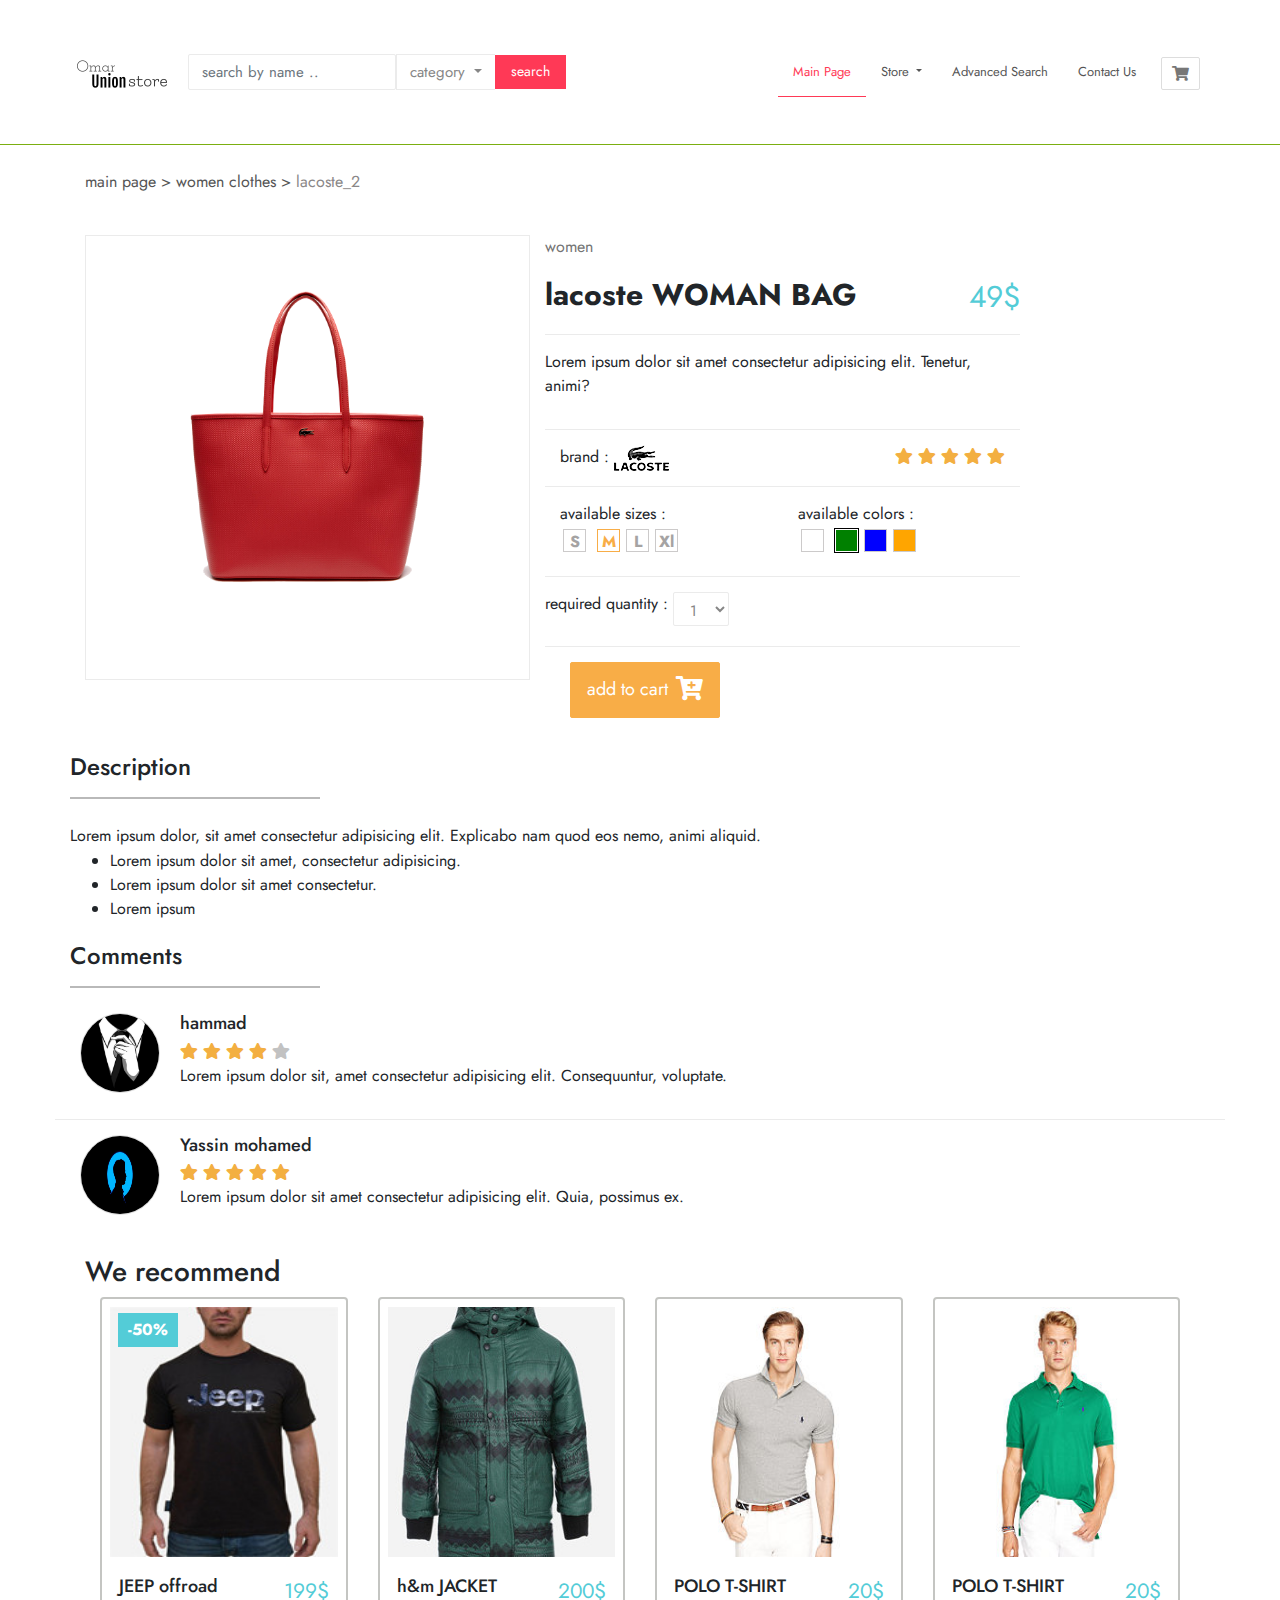
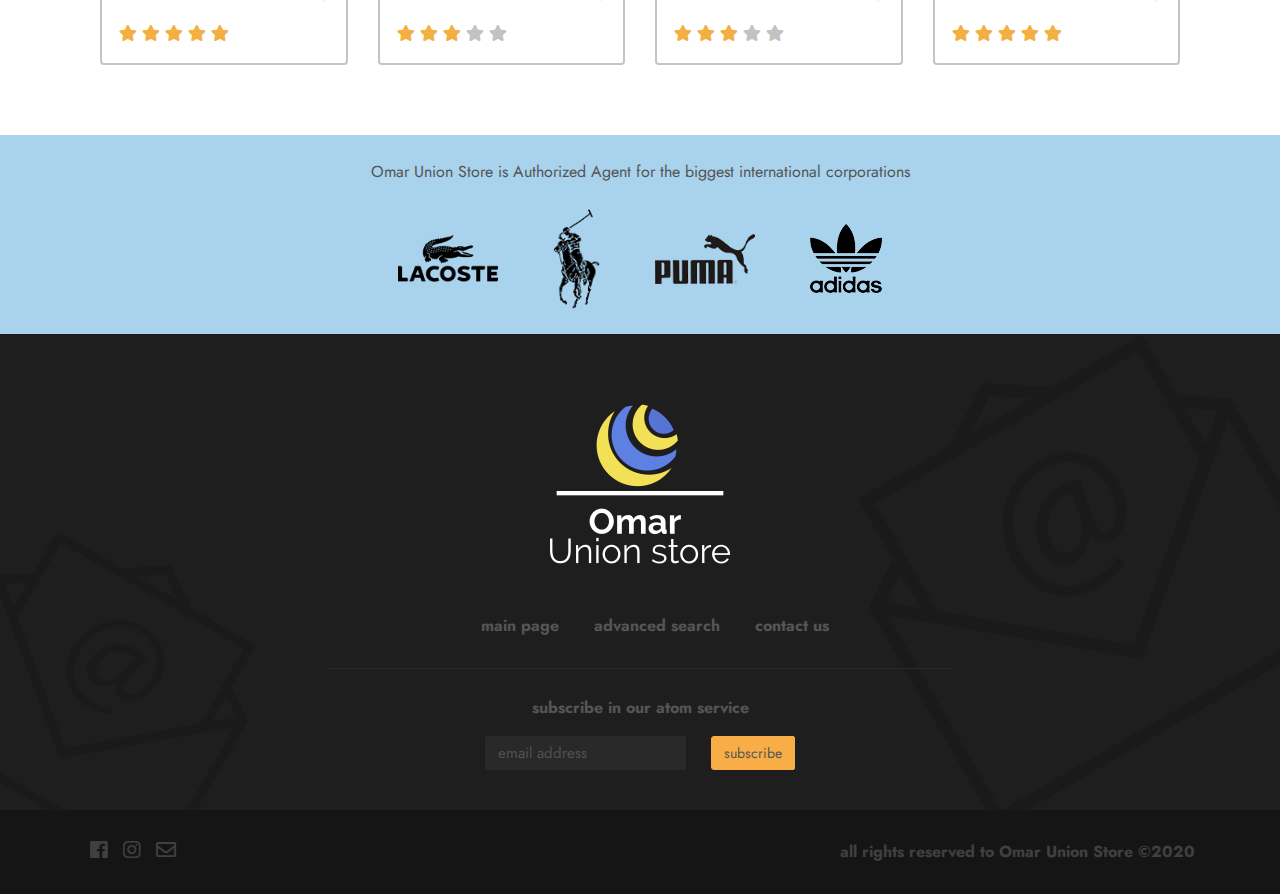
<file: products/lacoste_2.html>
<!DOCTYPE html>
<html lang="en">
<head>
    <meta charset="UTF-8">
    <meta name="viewport" content="width=device-width, initial-scale=1.0">
    <title>lacoste_2 </title> 
    <link rel="stylesheet" href="../css/bootstrap.css">
    <link rel="stylesheet" href="../css/all.css">
    <link rel="shortcut icon" href="../images/shortcut.jpeg">
    <link rel="stylesheet" href="../css/main.css">
</head>
<body>

    <div class="container-fluid">

        <!--header-->
        <div class="row">
         <nav class="navbar navbar-expand-lg custom-navbar">
            <div class="container" >
                <div class="navbar-header">
                    <button class="collapsed navbar-toggler btn custom-btn btn-icon" data-toggle="collapse" data-target="#navbar-collapsed-menu" ><i class=" fa fa-bars"></i></button>
                    <a href="checkbox.html" class="navbar-toggler btn custom-btn btn-icon"><i class="fa fa-shopping-cart"></i></a>
                    <a href="../main.html" class="navbar-brand ">
                    <img src="../images/a.png" alt="Omar Union store">
                    </a>
                </div>
                <form  class="form-inline ">
                    <input type="search" class="form-control custom-form-control" placeholder="search by name ..">
                    <div class="dropdown categories">
                        <a class="nav-link dropdown-toggle custom-btn" href="#" id="navbardropdown" role="button" data-toggle="dropdown" aria-expanded="false">
                            category
                        </a>
                        <ul class="dropdown-menu custom-dropdown-menu">
                            <li>
                                <div class="checkbox">
                                    <label><input type="checkbox" name="search-category" value="men">men </label>

                                </div>
                            </li>
                            <li>
                                <div class="checkbox">
                                    <label><input type="checkbox" name="search-category" value="women">women </label>
                                </div>
                            </li>
                            <li>
                                <div class="checkbox">
                                    <label><input type="checkbox" name="search-category" value="kids">kids </label>
                                </div>
                            </li>
                        </ul>
                            
                    </div>
                    <button class="btn custom-btn-primary" type="submit" >search</button>
                </form>
                <div class="navbar-collapse collapse" id="navbar-collapsed-menu">
                    <ul class="navbar-nav ml-auto">
                        <li class="nav-item active"><a class="nav-link" href="#">Main Page</a></li>
                        <li class="nav-item dropdown"><a id="navbarDropdown" role="button" aria-expanded="false" data-toggle="dropdown" class="nav-link dropdown-toggle" href="#">Store </a>
                        <ul class="dropdown-menu custom-dropdown-menu">
                            <li><a class="dropdown-item" href="#">Men</a></li>
                            <li><a class="dropdown-item" href="#">Women</a></li>
                            <li><a class="dropdown-item" href="#">Kids</a></li>

                        </ul>
                        </li>
                        <li class="nav-item"><a class="nav-link" href="#">Advanced Search</a></li>
                        <li class="nav-item"><a class="nav-link" href="#">Contact Us</a></li>
                        <li class="d-none d-lg-block"><a href="checkout.html" id="btn-shopping-cart" class=" btn custom-btn btn-icon" title="shopping cart" data-toggle="tooltip" data-placement="bottom"> <!--data-placement خاصية التنسيق-->
                            <i class="fas fa-shopping-cart"></i>
                        </a></li>
                    </ul>
                </div>
            </div>
         </nav>
        </div>
        <!--end of the header-->

        <!--product-->
       
        <div class="row">
            <div class="container">


                 <!--nav links-->
                <ol class="breadcrumb custom-breadcrumb">
                    <li><a href="../main.html">main page</a></li>
                    <li><a href=".">women clothes</a></li>
                    <li ><a class="active" href=".">lacoste_2  </a></li>                  
                </ol>
                <!--end of the nav links-->


                <div class="col-12">
                    <div class="row">


                        <!--images-->
                        <div class="col-5 ">
                            <div class="carousel slide" id="carousel-product-images" data-ride="carousel">
                                <div class="carousel-inner">
                                    <div class="carousel-item active">
                                        <img src="../images/lacoste_2.png" alt="front image">
                                    </div>
                                   
                                </div>
                               
                            </div>
                        </div>
                        <!--end of the images section -->

                        <div class="col-5">
                               <!--the price and category and name-->
                            <form id="form-product-selection" class="borders-between">
                                <div class="row">
                                      <div class="product-category block-100">women</div>
                                   
                                    <div class="clearfix block-100">
                                        <h2 class="float-left">  lacoste WOMAN BAG</h2>
                                        
                                       
                                      
                                        <div class="float-right price large">49$</div>
                                    </div>                                  
                                </div>
                                <!--finsih of the price and category and name-->


                                <!--the product details-->
                                <div class="row">
                                    <p class="product-description">
                                        Lorem ipsum dolor sit amet consectetur adipisicing elit. Tenetur, animi?
                                    </p>
                                </div>
                                <!--end of the product details-->

                                <!--brand and stars-->
                                <div class="row brand-and-rating">
                                    <div class="col-6">
                                        <div class="brand">
                                            brand : 
                                            <img src="../images/lacoste_small.png" alt="lacoste_small">
                                        </div>
                                    </div>
                                    <div class="col-6">
                                        <div class="float-right rating">
                                            <i class="fa fa-star active"></i>
                                            <i class="fa fa-star active"></i>
                                            <i class="fa fa-star active"></i>
                                            <i class="fa fa-star active"></i>
                                            <i class="fa fa-star active"></i>
                                        </div>
                                    </div>
                                </div>
                                <!--end of the brand and rating-->


                                <!--size and color-->
                                <div class="row size-and-color">
                                    <div class="col-md-6">
                                        available sizes : 
                                        <br>
                                        <div class="product-option">
                                            <label>S
                                                <input type="radio" name="size" value="m" >
                                            </label>
                                        </div>
                                        <div class="product-option active">
                                            <label>M
                                                <input type="radio" name="size" value="sm" checked>
                                            </label>
                                        </div><div class="product-option">
                                            <label>L
                                                <input type="radio" name="size" value="l">
                                            </label>
                                        </div><div class="product-option">
                                            <label>Xl
                                                <input type="radio" name="size" value="xl">
                                            </label>
                                        </div>
                                    </div>
                                    <!--end of the size-->
                                    <div class="col-md-6">
                                        available colors : 
                                        <br>
                                        <div class="product-option color-option">
                                            <label> &nbsp;
                                                <input type="radio" name="color" value="red" style="background-color: red;">
                                            </label>
                                        </div>
                                        <div class="product-option active color-option" style="background-color: green;">
                                            <label> &nbsp;
                                                <input type="radio" name="color" value="green" checked>
                                            </label>
                                        </div><div class="product-option color-option" style="background-color: blue;">
                                            <label> &nbsp;
                                                <input type="radio" name="color" value="blue">
                                            </label>
                                        </div><div class="product-option color-option" style="background-color: orange;">
                                            <label> &nbsp;
                                                <input type="radio" name="color" value="orange">
                                            </label>
                                        </div>
                                    </div>
                                    <!--end of the colors-->
                                </div>

                                <!--quantity-->
                                <div class="row product-quantity clearfix">
                                    <div class="col-12">
                                        <div class="float-left">
                                            required quantity : 
                                        </div>
                                        <div class="float-left">
                                            <select name="quantity" id="" class="form-control custom-form-control">
                                                <option value="1">1</option>
                                                <option value="2">2</option>
                                                <option value="3">3</option>
                                            </select>
                                        </div>
                                    </div>
                                </div>
                                <!--end of the quantity-->

                                <!--buttom-->
                                <div class="row">
                                    <div class="col-12">
                                        <button type="submit" class="btn btn-lg btn-primary custom-btn custom-btn-primary2 custom-btn-with-icon">
                                            <span class="clearfix">
                                                <span class="float-left">add to cart</span>
                                                <span class="float-right"><i class="fa fa-cart-plus fa-lg"></i></span>
                                            </span>
                                        </button>
                                    </div>
                                </div>
                                <!--end of the buttom -->

                            </form>
                        </div>




                    </div>

                      <!--description-->
                      <div class="row more-description">
                        <div class="col-12">
                            <h3 class="custom-heading heading-with-border-bottom heading-inline">Description</h3>
                            <p>Lorem ipsum dolor, sit amet consectetur adipisicing elit. Explicabo nam quod eos nemo, animi aliquid.</p>
                            <ul>
                                <li>Lorem ipsum dolor sit amet, consectetur adipisicing.</li>
                                <li>Lorem ipsum dolor sit amet consectetur.</li>
                                <li>Lorem ipsum </li>
                            </ul>
                        </div>
                    </div>
                    <!--end of more description section-->


                    <!--comments-->
                    <div class="row">
                        <div class="comments block-100">
                            <h3 class="custom-heading heading-with-border-bottom heading-inline">Comments</h3>
                            
                            <div class="borders-between">
                                <div class="row">
                                    <div class="media">
                                        <img class="media-object media-left" src="../images/profile picture.jpg" alt="profile picture">
                                        <div class="media-body">
                                            <h4 class="media-heading">hammad</h4>
                                            <div class="rating">
                                                <i class="fa fa-star active"></i>
                                                <i class="fa fa-star active"></i>
                                                <i class="fa fa-star active"></i>
                                                <i class="fa fa-star active"></i>
                                                <i class="fa fa-star "></i>
                                            </div>
                                            <p>Lorem ipsum dolor sit, amet consectetur adipisicing elit. Consequuntur, voluptate.</p>
                                        </div>

                                    </div>
                                </div>

                                <div class="row">
                                    <div class="media">
                                        <img src="../images/profile picture2.jpg" alt="profile picture2" class="media-object media-left">
                                        <div class="media-body">
                                            <h4 class="media-heading">Yassin mohamed</h4>
                                            <div class="rating">
                                                <i class="fa fa-star active"></i>
                                                <i class="fa fa-star active"></i>
                                                <i class="fa fa-star active"></i>
                                                <i class="fa fa-star active"></i>
                                                <i class="fa fa-star active"></i>
                                            </div>
                                            <p>Lorem ipsum dolor sit amet consectetur adipisicing elit. Quia, possimus ex.</p>
                                        </div>
                                    </div>
                                </div>
                            </div>

                        </div>
                    </div>
                    <!--end of comments-->

                    <div class="row suggestions">
                        <h3 class="custom heading col-sm-12 ">We recommend</h3>
                    </div>

                    <!--products-->
                    <div class="pr">
                        <!--بداية منتج-->
                        <div class="col-lg-3 col-md-4 d-none d-lg-block ">
                            <div class="card custom-thumbnail">
                                <div class="sale">50%</div>
                                <div class="overlay">
                                    <button data-add-to-cart=""  class="btn custom-btn btn-secondary add-to-cart-btn">                        <i class="fas fa-shopping-cart"></i>
                                        add to cart</button>
                                </div>
                                <img src="../images/tshirt.jpg" alt="h&m">
                                <div class="card-body">
                                <div class="clearfix">
                                            <h4 class="float-left">JEEP offroad </h4>
                                            <div class="price float-right">199$</div>
                                            </div>
                                            <div class="clearfix">
                                            <div class="rating float-left">
                                                <i class="fa fa-star active"></i>
                                                <i class="fa fa-star active"></i>
                                                <i class="fa fa-star active"></i>
                                                <i class="fa fa-star active"></i>
                                                <i class="fa fa-star active"></i>
                                            </div>
                                            <button class="float-right btn btn-default custom-btn add-to-cart-btn d-block d-lg-none" data-add-to-cart="">add to cart <i class="fa fa-cart-plus"></i></button>
                                </div>
                                </div>
                            </div>
                        </div>
                        <!--نهاية منتج-->

                        <!--بداية منتج-->
                        <div class="col-lg-3 col-md-4"> 
                            <div class="card custom-thumbnail">
                                <div class="overlay">
                                    <button data-add-to-cart="" class="btn custom-btn btn-secondary add-to-cart-btn">                        <i class="fas fa-shopping-cart"></i>
                                    add to cart</button>
                                </div>
                                <img src="../images/most_sold_3.jpg" alt="h&m">
                                <div class="card-body">
                                    <div class="clearfix">
                                        <h4 class="float-left">h&m JACKET</h4>
                                        <div class="price float-right">200$</div>
                                    </div>
                                    <div class="clearfix">
                                        <div class="rating float-left">
                                        <i class="fa fa-star active"></i>
                                        <i class="fa fa-star active"></i>
                                        <i class="fa fa-star active"></i>
                                        <i class="fa fa-star"></i>
                                        <i class="fa fa-star"></i>
                                        </div>
                                        <button class="float-right btn btn-default custom-btn add-to-cart-btn d-block d-lg-none" data-add-to-cart="">add to cart <i class="fa fa-cart-plus"></i></button>

                                    </div>
                                </div>
                            </div>
                        </div>
                     <!--نهاية منتج-->

                     <!--بداية منتج-->
                        <div class="col-lg-3 col-md-4">
                            <div class="card custom-thumbnail">
                                <div class="overlay">
                                    <button data-add-to-cart="" class="btn custom-btn btn-secondary add-to-cart-btn">                        <i class="fas fa-shopping-cart"></i>
                                    add to cart</button>
                                </div>
                                <img src="../images/polo_1.jpg" alt="h&m">
                            <div class="card-body">
                                <div class="clearfix">
                                    <h4 class="float-left">POLO T-SHIRT</h4>
                                    <div class="price float-right">20$</div>
                                </div>
                                <div class="clearfix">
                                    <div class="rating float-left">
                                    <i class="fa fa-star active"></i>
                                    <i class="fa fa-star active"></i>
                                    <i class="fa fa-star active"></i>
                                    <i class="fa fa-star"></i>
                                    <i class="fa fa-star"></i>
                                    </div>
                                    <button class="float-right btn btn-default custom-btn add-to-cart-btn d-block d-lg-none" data-add-to-cart="">add to cart <i class="fa fa-cart-plus"></i></button>

                                    </div>
                                </div>
                            </div>
                        </div>
                        <!--نهاية منتج-->

                        <!--بداية منتج-->
                        <div class="col-lg-3 col-md-4" >
                            <div class="card custom-thumbnail">
                                <div class="overlay">
                                    <button data-add-to-cart="" class="btn custom-btn btn-secondary add-to-cart-btn">                        <i class="fas fa-shopping-cart"></i>
                                        add to cart</button>
                                </div>
                                <img src="../images/polo_2.jpg" alt="h&m">
                                <div class="card-body">
                                    <div class="clearfix">
                                        <h4 class="float-left">POLO  T-SHIRT</h4>
                                        <div class="price float-right">20$</div>
                                    </div>
                                    <div class="clearfix">
                                        <div class="rating float-left">
                                        <i class="fa fa-star active"></i>
                                        <i class="fa fa-star active"></i>
                                        <i class="fa fa-star active"></i>
                                        <i class="fa fa-star active"></i>
                                        <i class="fa fa-star active"></i>
                                        </div>
                                        <button class="float-right btn btn-default custom-btn add-to-cart-btn d-block d-lg-none" data-add-to-cart="">add to cart <i class="fa fa-cart-plus"></i></button>

                                    </div>
                                </div>
                        </div>
                        </div>
                      <!--نهاية منتج-->
                    </div>

                </div>
            </div>
       </div>


























        
          <!--footer 1-->
          <div id="footer" class="row">
            <div id="brand-logos" class="col-12 text-center">
                <span>Omar Union Store is Authorized Agent for the biggest international corporations </span>
                <div class="img-container">
                    <img src="../images/lacoste.png" alt="lacoste">
                    <img src="../images/polo.png" alt="polo">
                    <img src="../images/puma.png" alt="puma">
                    <img src="../images/adidas.png" alt="adidas">
                </div>
            </div>
            <!--footer2-->
            <div id="footer-nav">
                <div class="container-fluid text-center">
                    <div class="footer-logo">
                       <a href="." > <img src="../images/footerlogo.png" alt="logo"> </a>
                    </div>
                    <div id="footer-nav-links" class="col-12 d-md-block d-none ">
                        <a href=".">main page</a>
                        <a href="../search.html">advanced search</a>
                        <a href="../contact.html">contact us</a>
                    </div>
                    <div id="newsletter" class="col-6 offset-3">
                        <form action="" class="form">
                            <label for="footer-email">
                                subscribe in our atom service
                            </label>
                            <br>
                            <div class="input-group">
                                <input class="form-control custom-form-control" type="email" id="footer-email" placeholder="email address" name="email" required>
                                <div class="input-group-btn">
                                    <button type="submit" class="btn btn-primary custom-btn custom-btn-primary2">subscribe</button>
                                </div>
                            </div>
                        </form>
                    </div>
     
                </div>
            </div>
            <!--footer3-->
            <div id="footer-copyright-social" class="col-12">
                <div class="container">
                    <div class="clearfix">
                        <div id="copyright" class="float-right">
                            all rights reserved to Omar Union Store &copy;2020
                        </div>
                        <div id="social-icons" class="float-left">
                            <a href="https://www.facebook.com/profile.php?id=100008350684127" target="_blank">
                                <i class="fab fa-facebook"></i>
                            </a>
                            <a href="https://www.instagram.com/omarabdalla671/" target="_blank">
                                <i class="fab fa-instagram"></i>
                            </a>
                            <a href="mailto:omarwork671@gmail.com" target="_blank">
                                <i class="far fa-envelope"></i>
                            </a>
                        </div>
                    </div>
                </div>
            </div>

          </div>
          <!--end of the footer-->

    












    </div> 




















<script src="../js/jquery-slim.min.js"></script>
<script src="../js/popper.min.js"></script>
<script src="../js/bootstrap.js"></script> 
<script src="../js/main.js"></script>
</body>
</html>
</file>
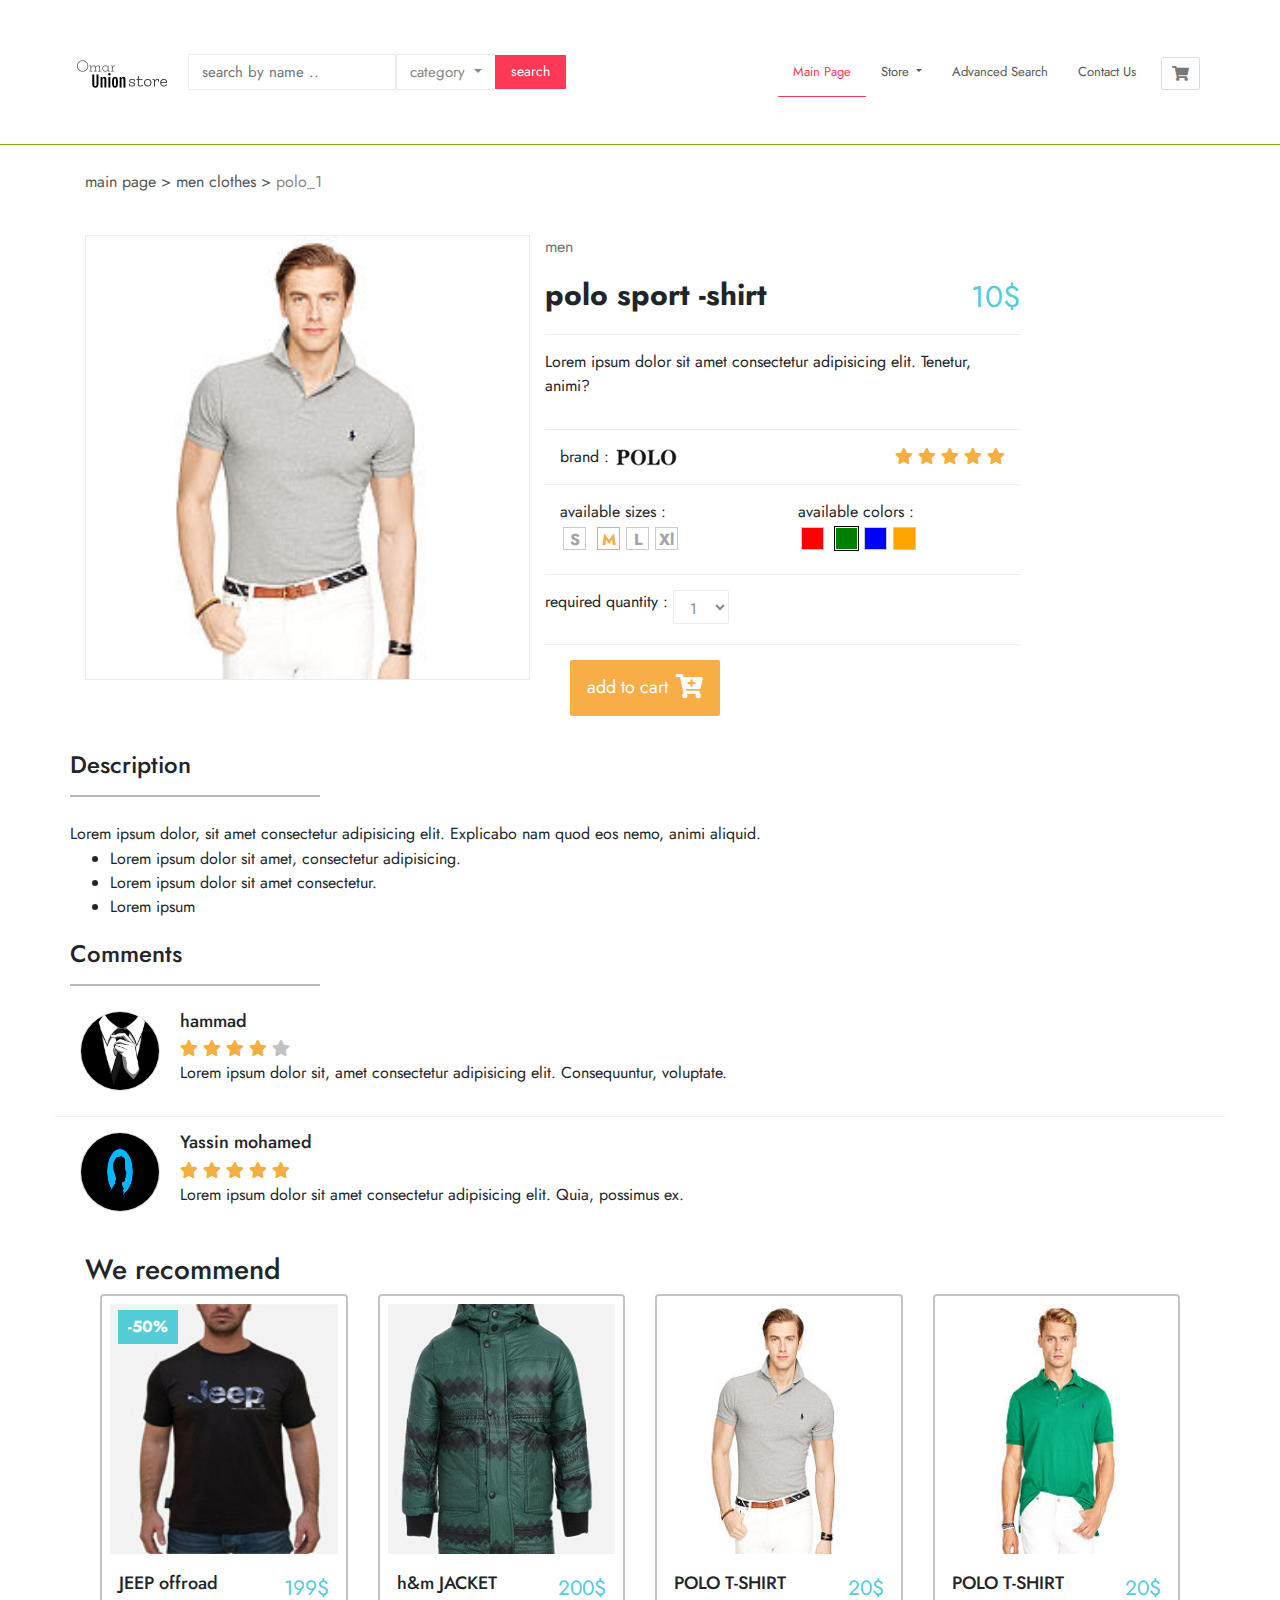
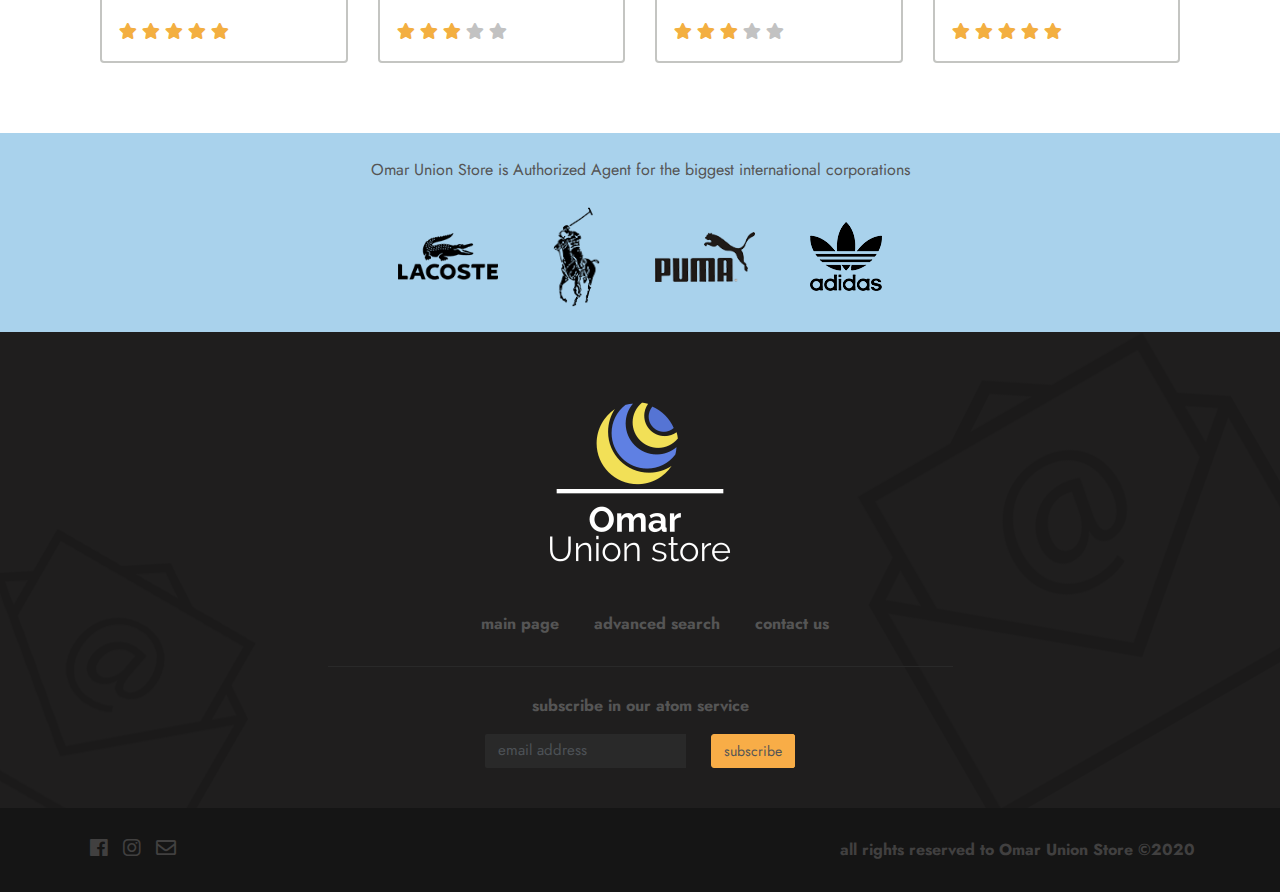
<file: products/polo_1.html>
<!DOCTYPE html>
<html lang="en">
<head>
    <meta charset="UTF-8">
    <meta name="viewport" content="width=device-width, initial-scale=1.0">
    <title>polo_1 </title>
    <link rel="stylesheet" href="../css/bootstrap.css">
    <link rel="stylesheet" href="../css/all.css">
    <link rel="shortcut icon" href="../images/shortcut.jpeg">
    <link rel="stylesheet" href="../css/main.css">
</head>
<body>

    <div class="container-fluid">

        <!--header-->
        <div class="row">
         <nav class="navbar navbar-expand-lg custom-navbar">
            <div class="container" >
                <div class="navbar-header">
                    <button class="collapsed navbar-toggler btn custom-btn btn-icon" data-toggle="collapse" data-target="#navbar-collapsed-menu" ><i class=" fa fa-bars"></i></button>
                    <a href="checkbox.html" class="navbar-toggler btn custom-btn btn-icon"><i class="fa fa-shopping-cart"></i></a>
                    <a href="../main.html" class="navbar-brand ">
                    <img src="../images/a.png" alt="Omar Union store">
                    </a>
                </div>
                <form  class="form-inline ">
                    <input type="search" class="form-control custom-form-control" placeholder="search by name ..">
                    <div class="dropdown categories">
                        <a class="nav-link dropdown-toggle custom-btn" href="#" id="navbardropdown" role="button" data-toggle="dropdown" aria-expanded="false">
                            category
                        </a>
                        <ul class="dropdown-menu custom-dropdown-menu">
                            <li>
                                <div class="checkbox">
                                    <label><input type="checkbox" name="search-category" value="men">men </label>

                                </div>
                            </li>
                            <li>
                                <div class="checkbox">
                                    <label><input type="checkbox" name="search-category" value="women">women </label>
                                </div>
                            </li>
                            <li>
                                <div class="checkbox">
                                    <label><input type="checkbox" name="search-category" value="kids">kids </label>
                                </div>
                            </li>
                        </ul>
                            
                    </div>
                    <button class="btn custom-btn-primary" type="submit" >search</button>
                </form>
                <div class="navbar-collapse collapse" id="navbar-collapsed-menu">
                    <ul class="navbar-nav ml-auto">
                        <li class="nav-item active"><a class="nav-link" href="#">Main Page</a></li>
                        <li class="nav-item dropdown"><a id="navbarDropdown" role="button" aria-expanded="false" data-toggle="dropdown" class="nav-link dropdown-toggle" href="#">Store </a>
                        <ul class="dropdown-menu custom-dropdown-menu">
                            <li><a class="dropdown-item" href="#">Men</a></li>
                            <li><a class="dropdown-item" href="#">Women</a></li>
                            <li><a class="dropdown-item" href="#">Kids</a></li>

                        </ul>
                        </li>
                        <li class="nav-item"><a class="nav-link" href="#">Advanced Search</a></li>
                        <li class="nav-item"><a class="nav-link" href="#">Contact Us</a></li>
                        <li class="d-none d-lg-block"><a href="checkout.html" id="btn-shopping-cart" class=" btn custom-btn btn-icon" title="shopping cart" data-toggle="tooltip" data-placement="bottom"> <!--data-placement خاصية التنسيق-->
                            <i class="fas fa-shopping-cart"></i>
                        </a></li>
                    </ul>
                </div>
            </div>
         </nav>
        </div>
        <!--end of the header-->

        <!--product-->
       
        <div class="row">
            <div class="container">


                 <!--nav links-->
                <ol class="breadcrumb custom-breadcrumb">
                    <li><a href="../main.html">main page</a></li>
                    <li><a href=".">men clothes</a></li>
                    <li ><a class="active" href=".">polo_1</a></li>
                </ol>
                <!--end of the nav links-->


                <div class="col-12">
                    <div class="row">


                        <!--images-->
                        <div class="col-5 ">
                            <div class="carousel slide" id="carousel-product-images" data-ride="carousel">
                                <div class="carousel-inner">
                                    <div class="carousel-item active">
                                        <img src="../images/polo_1.jpg" alt="front image">
                                    </div>
                                   
                                </div>
                               
                            </div>
                        </div>
                        <!--end of the images section -->

                        <div class="col-5">
                               <!--the price and category and name-->
                            <form id="form-product-selection" class="borders-between">
                                <div class="row">
                                      <div class="product-category block-100">men</div>
                                   
                                    <div class="clearfix block-100">
                                        <h2 class="float-left">polo sport -shirt</h2>
                                        <div class="float-right price large">10$</div>
                                    </div>                                  
                                </div>
                                <!--finsih of the price and category and name-->


                                <!--the product details-->
                                <div class="row">
                                    <p class="product-description">
                                        Lorem ipsum dolor sit amet consectetur adipisicing elit. Tenetur, animi?
                                    </p>
                                </div>
                                <!--end of the product details-->

                                <!--brand and stars-->
                                <div class="row brand-and-rating">
                                    <div class="col-6">
                                        <div class="brand">
                                            brand : 
                                            <img src="../images/polo_small.png" alt="polo_small">
                                        </div>
                                    </div>
                                    <div class="col-6">
                                        <div class="float-right rating">
                                            <i class="fa fa-star active"></i>
                                            <i class="fa fa-star active"></i>
                                            <i class="fa fa-star active"></i>
                                            <i class="fa fa-star active"></i>
                                            <i class="fa fa-star active"></i>
                                        </div>
                                    </div>
                                </div>
                                <!--end of the brand and rating-->


                                <!--size and color-->
                                <div class="row size-and-color">
                                    <div class="col-md-6">
                                        available sizes : 
                                        <br>
                                        <div class="product-option">
                                            <label>S
                                                <input type="radio" name="size" value="m" >
                                            </label>
                                        </div>
                                        <div class="product-option active">
                                            <label>M
                                                <input type="radio" name="size" value="sm" checked>
                                            </label>
                                        </div><div class="product-option">
                                            <label>L
                                                <input type="radio" name="size" value="l">
                                            </label>
                                        </div><div class="product-option">
                                            <label>Xl
                                                <input type="radio" name="size" value="xl">
                                            </label>
                                        </div>
                                    </div>
                                    <!--end of the size-->
                                    <div class="col-md-6">
                                        available colors : 
                                        <br>
                                        <div class="product-option color-option" style="background-color: red;">
                                            <label> &nbsp;
                                                <input type="radio" name="color" value="red" >
                                            </label>
                                        </div>
                                        <div class="product-option active color-option" style="background-color: green;"> 
                                            <label> &nbsp;
                                                <input type="radio" name="color" value="green" checked>
                                            </label>
                                        </div><div class="product-option color-option" style="background-color: blue;">
                                            <label> &nbsp;
                                                <input type="radio" name="color" value="blue">
                                            </label>
                                        </div><div class="product-option color-option" style="background-color: orange;">
                                            <label> &nbsp;
                                                <input type="radio" name="color" value="orange">
                                            </label>
                                        </div>
                                    </div>
                                    <!--end of the colors-->
                                </div>

                                <!--quantity-->
                                <div class="row product-quantity clearfix">
                                    <div class="col-12">
                                        <div class="float-left">
                                            required quantity : 
                                        </div>
                                        <div class="float-left">
                                            <select name="quantity" id="" class="form-control custom-form-control">
                                                <option value="1">1</option>
                                                <option value="2">2</option>
                                                <option value="3">3</option>
                                            </select>
                                        </div>
                                    </div>
                                </div>
                                <!--end of the quantity-->

                                <!--buttom-->
                                <div class="row">
                                    <div class="col-12">
                                        <button type="submit" class="btn btn-lg btn-primary custom-btn custom-btn-primary2 custom-btn-with-icon">
                                            <span class="clearfix">
                                                <span class="float-left">add to cart</span>
                                                <span class="float-right"><i class="fa fa-cart-plus fa-lg"></i></span>
                                            </span>
                                        </button>
                                    </div>
                                </div>
                                <!--end of the buttom -->

                            </form>
                        </div>




                    </div>

                      <!--description-->
                      <div class="row more-description">
                        <div class="col-12">
                            <h3 class="custom-heading heading-with-border-bottom heading-inline">Description</h3>
                            <p>Lorem ipsum dolor, sit amet consectetur adipisicing elit. Explicabo nam quod eos nemo, animi aliquid.</p>
                            <ul>
                                <li>Lorem ipsum dolor sit amet, consectetur adipisicing.</li>
                                <li>Lorem ipsum dolor sit amet consectetur.</li>
                                <li>Lorem ipsum </li>
                            </ul>
                        </div>
                    </div>
                    <!--end of more description section-->


                    <!--comments-->
                    <div class="row">
                        <div class="comments block-100">
                            <h3 class="custom-heading heading-with-border-bottom heading-inline">Comments</h3>
                            
                            <div class="borders-between">
                                <div class="row">
                                    <div class="media">
                                        <img class="media-object media-left" src="../images/profile picture.jpg" alt="profile picture">
                                        <div class="media-body">
                                            <h4 class="media-heading">hammad</h4>
                                            <div class="rating">
                                                <i class="fa fa-star active"></i>
                                                <i class="fa fa-star active"></i>
                                                <i class="fa fa-star active"></i>
                                                <i class="fa fa-star active"></i>
                                                <i class="fa fa-star "></i>
                                            </div>
                                            <p>Lorem ipsum dolor sit, amet consectetur adipisicing elit. Consequuntur, voluptate.</p>
                                        </div>

                                    </div>
                                </div>

                                <div class="row">
                                    <div class="media">
                                        <img src="../images/profile picture2.jpg" alt="profile picture2" class="media-object media-left">
                                        <div class="media-body">
                                            <h4 class="media-heading">Yassin mohamed</h4>
                                            <div class="rating">
                                                <i class="fa fa-star active"></i>
                                                <i class="fa fa-star active"></i>
                                                <i class="fa fa-star active"></i>
                                                <i class="fa fa-star active"></i>
                                                <i class="fa fa-star active"></i>
                                            </div>
                                            <p>Lorem ipsum dolor sit amet consectetur adipisicing elit. Quia, possimus ex.</p>
                                        </div>
                                    </div>
                                </div>
                            </div>

                        </div>
                    </div>
                    <!--end of comments-->

                    <div class="row suggestions">
                        <h3 class="custom heading col-sm-12 ">We recommend</h3>
                    </div>

                    <!--products-->
                    <div class="pr">
                        <!--بداية منتج-->
                        <div class="col-lg-3 col-md-4 d-none d-lg-block ">
                            <div class="card custom-thumbnail">
                                <div class="sale">50%</div>
                                <div class="overlay">
                                    <button data-add-to-cart=""  class="btn custom-btn btn-secondary add-to-cart-btn">                        <i class="fas fa-shopping-cart"></i>
                                        add to cart</button>
                                </div>
                                <img src="../images/tshirt.jpg" alt="h&m">
                                <div class="card-body">
                                <div class="clearfix">
                                            <h4 class="float-left">JEEP offroad </h4>
                                            <div class="price float-right">199$</div>
                                            </div>
                                            <div class="clearfix">
                                            <div class="rating float-left">
                                                <i class="fa fa-star active"></i>
                                                <i class="fa fa-star active"></i>
                                                <i class="fa fa-star active"></i>
                                                <i class="fa fa-star active"></i>
                                                <i class="fa fa-star active"></i>
                                            </div>
                                            <button class="float-right btn btn-default custom-btn add-to-cart-btn d-block d-lg-none" data-add-to-cart="">add to cart <i class="fa fa-cart-plus"></i></button>
                                </div>
                                </div>
                            </div>
                        </div>
                        <!--نهاية منتج-->

                        <!--بداية منتج-->
                        <div class="col-lg-3 col-md-4"> 
                            <div class="card custom-thumbnail">
                                <div class="overlay">
                                    <button data-add-to-cart="" class="btn custom-btn btn-secondary add-to-cart-btn">                        <i class="fas fa-shopping-cart"></i>
                                    add to cart</button>
                                </div>
                                <img src="../images/most_sold_3.jpg" alt="h&m">
                                <div class="card-body">
                                    <div class="clearfix">
                                        <h4 class="float-left">h&m JACKET</h4>
                                        <div class="price float-right">200$</div>
                                    </div>
                                    <div class="clearfix">
                                        <div class="rating float-left">
                                        <i class="fa fa-star active"></i>
                                        <i class="fa fa-star active"></i>
                                        <i class="fa fa-star active"></i>
                                        <i class="fa fa-star"></i>
                                        <i class="fa fa-star"></i>
                                        </div>
                                        <button class="float-right btn btn-default custom-btn add-to-cart-btn d-block d-lg-none" data-add-to-cart="">add to cart <i class="fa fa-cart-plus"></i></button>

                                    </div>
                                </div>
                            </div>
                        </div>
                     <!--نهاية منتج-->

                     <!--بداية منتج-->
                        <div class="col-lg-3 col-md-4">
                            <div class="card custom-thumbnail">
                                <div class="overlay">
                                    <button data-add-to-cart="" class="btn custom-btn btn-secondary add-to-cart-btn">                        <i class="fas fa-shopping-cart"></i>
                                    add to cart</button>
                                </div>
                                <img src="../images/polo_1.jpg" alt="h&m">
                            <div class="card-body">
                                <div class="clearfix">
                                    <h4 class="float-left">POLO T-SHIRT</h4>
                                    <div class="price float-right">20$</div>
                                </div>
                                <div class="clearfix">
                                    <div class="rating float-left">
                                    <i class="fa fa-star active"></i>
                                    <i class="fa fa-star active"></i>
                                    <i class="fa fa-star active"></i>
                                    <i class="fa fa-star"></i>
                                    <i class="fa fa-star"></i>
                                    </div>
                                    <button class="float-right btn btn-default custom-btn add-to-cart-btn d-block d-lg-none" data-add-to-cart="">add to cart <i class="fa fa-cart-plus"></i></button>

                                    </div>
                                </div>
                            </div>
                        </div>
                        <!--نهاية منتج-->

                        <!--بداية منتج-->
                        <div class="col-lg-3 col-md-4" >
                            <div class="card custom-thumbnail">
                                <div class="overlay">
                                    <button data-add-to-cart="" class="btn custom-btn btn-secondary add-to-cart-btn">                        <i class="fas fa-shopping-cart"></i>
                                        add to cart</button>
                                </div>
                                <img src="../images/polo_2.jpg" alt="h&m">
                                <div class="card-body">
                                    <div class="clearfix">
                                        <h4 class="float-left">POLO  T-SHIRT</h4>
                                        <div class="price float-right">20$</div>
                                    </div>
                                    <div class="clearfix">
                                        <div class="rating float-left">
                                        <i class="fa fa-star active"></i>
                                        <i class="fa fa-star active"></i>
                                        <i class="fa fa-star active"></i>
                                        <i class="fa fa-star active"></i>
                                        <i class="fa fa-star active"></i>
                                        </div>
                                        <button class="float-right btn btn-default custom-btn add-to-cart-btn d-block d-lg-none" data-add-to-cart="">add to cart <i class="fa fa-cart-plus"></i></button>

                                    </div>
                                </div>
                        </div>
                        </div>
                      <!--نهاية منتج-->
                    </div>

                </div>
            </div>
       </div>


























        
          <!--footer 1-->
          <div id="footer" class="row">
            <div id="brand-logos" class="col-12 text-center">
                <span>Omar Union Store is Authorized Agent for the biggest international corporations </span>
                <div class="img-container">
                    <img src="../images/lacoste.png" alt="lacoste">
                    <img src="../images/polo.png" alt="polo">
                    <img src="../images/puma.png" alt="puma">
                    <img src="../images/adidas.png" alt="adidas">
                </div>
            </div>
            <!--footer2-->
            <div id="footer-nav">
                <div class="container-fluid text-center">
                    <div class="footer-logo">
                       <a href="." > <img src="../images/footerlogo.png" alt="logo"> </a>
                    </div>
                    <div id="footer-nav-links" class="col-12 d-md-block d-none ">
                        <a href=".">main page</a>
                        <a href="../search.html">advanced search</a>
                        <a href="../contact.html">contact us</a>
                    </div>
                    <div id="newsletter" class="col-6 offset-3">
                        <form action="" class="form">
                            <label for="footer-email">
                                subscribe in our atom service
                            </label>
                            <br>
                            <div class="input-group">
                                <input class="form-control custom-form-control" type="email" id="footer-email" placeholder="email address" name="email" required>
                                <div class="input-group-btn">
                                    <button type="submit" class="btn btn-primary custom-btn custom-btn-primary2">subscribe</button>
                                </div>
                            </div>
                        </form>
                    </div>
     
                </div>
            </div>
            <!--footer3-->
            <div id="footer-copyright-social" class="col-12">
                <div class="container">
                    <div class="clearfix">
                        <div id="copyright" class="float-right">
                            all rights reserved to Omar Union Store &copy;2020
                        </div>
                        <div id="social-icons" class="float-left">
                            <a href="https://www.facebook.com/profile.php?id=100008350684127" target="_blank">
                                <i class="fab fa-facebook"></i>
                            </a>
                            <a href="https://www.instagram.com/omarabdalla671/" target="_blank">
                                <i class="fab fa-instagram"></i>
                            </a>
                            <a href="mailto:omarwork671@gmail.com" target="_blank">
                                <i class="far fa-envelope"></i>
                            </a>
                        </div>
                    </div>
                </div>
            </div>

          </div>
          <!--end of the footer-->

    












    </div> 




















<script src="../js/jquery-slim.min.js"></script>
<script src="../js/popper.min.js"></script>
<script src="../js/bootstrap.js"></script> 
<script src="../js/main.js"></script>
</body>
</html>
</file>
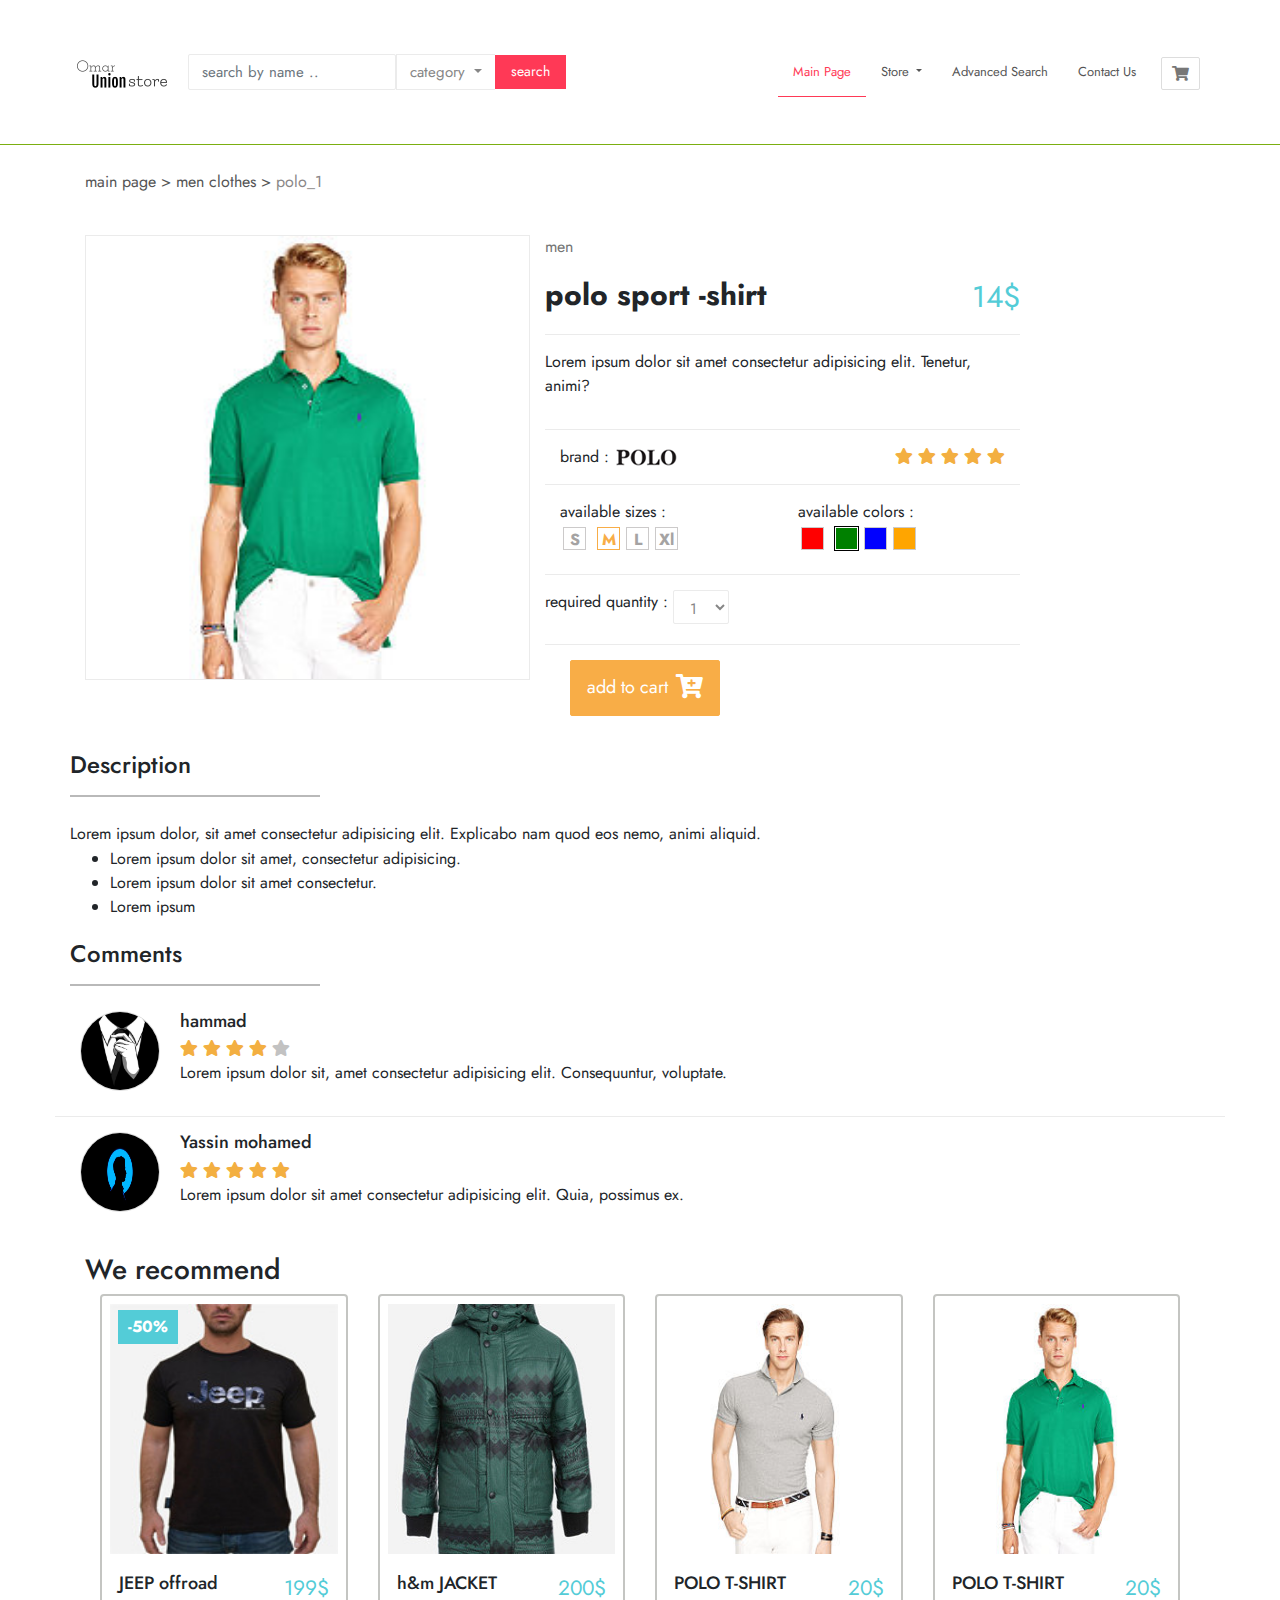
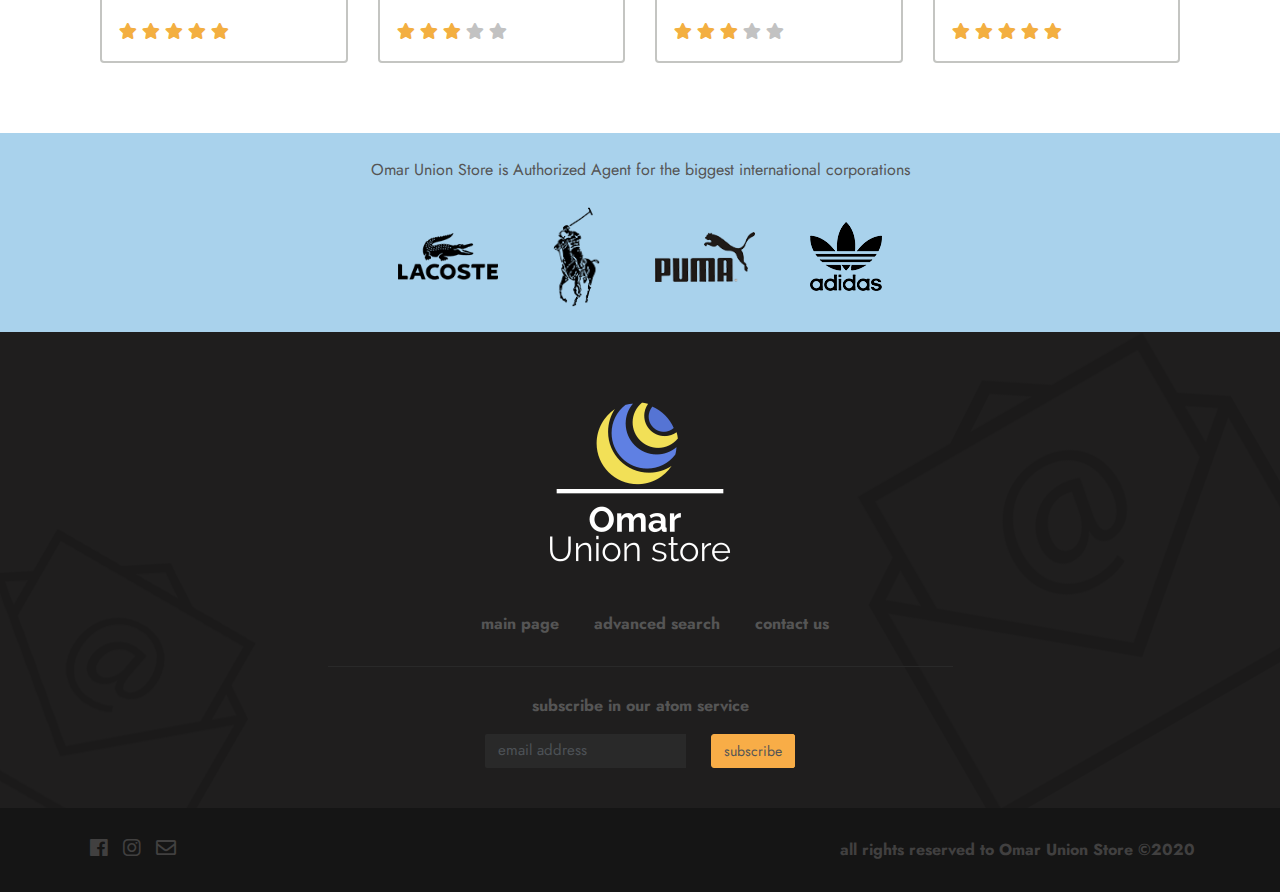
<file: products/polo_2.html>
<!DOCTYPE html>
<html lang="en">
<head>
    <meta charset="UTF-8">
    <meta name="viewport" content="width=device-width, initial-scale=1.0">
    <title>polo_1 </title>
    <link rel="stylesheet" href="../css/bootstrap.css">
    <link rel="stylesheet" href="../css/all.css">
    <link rel="shortcut icon" href="../images/shortcut.jpeg">
    <link rel="stylesheet" href="../css/main.css">
</head>
<body>

    <div class="container-fluid">

        <!--header-->
        <div class="row">
         <nav class="navbar navbar-expand-lg custom-navbar">
            <div class="container" >
                <div class="navbar-header">
                    <button class="collapsed navbar-toggler btn custom-btn btn-icon" data-toggle="collapse" data-target="#navbar-collapsed-menu" ><i class=" fa fa-bars"></i></button>
                    <a href="checkbox.html" class="navbar-toggler btn custom-btn btn-icon"><i class="fa fa-shopping-cart"></i></a>
                    <a href="../main.html" class="navbar-brand ">
                    <img src="../images/a.png" alt="Omar Union store">
                    </a>
                </div>
                <form  class="form-inline ">
                    <input type="search" class="form-control custom-form-control" placeholder="search by name ..">
                    <div class="dropdown categories">
                        <a class="nav-link dropdown-toggle custom-btn" href="#" id="navbardropdown" role="button" data-toggle="dropdown" aria-expanded="false">
                            category
                        </a>
                        <ul class="dropdown-menu custom-dropdown-menu">
                            <li>
                                <div class="checkbox">
                                    <label><input type="checkbox" name="search-category" value="men">men </label>

                                </div>
                            </li>
                            <li>
                                <div class="checkbox">
                                    <label><input type="checkbox" name="search-category" value="women">women </label>
                                </div>
                            </li>
                            <li>
                                <div class="checkbox">
                                    <label><input type="checkbox" name="search-category" value="kids">kids </label>
                                </div>
                            </li>
                        </ul>
                            
                    </div>
                    <button class="btn custom-btn-primary" type="submit" >search</button>
                </form>
                <div class="navbar-collapse collapse" id="navbar-collapsed-menu">
                    <ul class="navbar-nav ml-auto">
                        <li class="nav-item active"><a class="nav-link" href="#">Main Page</a></li>
                        <li class="nav-item dropdown"><a id="navbarDropdown" role="button" aria-expanded="false" data-toggle="dropdown" class="nav-link dropdown-toggle" href="#">Store </a>
                        <ul class="dropdown-menu custom-dropdown-menu">
                            <li><a class="dropdown-item" href="#">Men</a></li>
                            <li><a class="dropdown-item" href="#">Women</a></li>
                            <li><a class="dropdown-item" href="#">Kids</a></li>

                        </ul>
                        </li>
                        <li class="nav-item"><a class="nav-link" href="#">Advanced Search</a></li>
                        <li class="nav-item"><a class="nav-link" href="#">Contact Us</a></li>
                        <li class="d-none d-lg-block"><a href="checkout.html" id="btn-shopping-cart" class=" btn custom-btn btn-icon" title="shopping cart" data-toggle="tooltip" data-placement="bottom"> <!--data-placement خاصية التنسيق-->
                            <i class="fas fa-shopping-cart"></i>
                        </a></li>
                    </ul>
                </div>
            </div>
         </nav>
        </div>
        <!--end of the header-->

        <!--product-->
       
        <div class="row">
            <div class="container">


                 <!--nav links-->
                <ol class="breadcrumb custom-breadcrumb">
                    <li><a href="../main.html">main page</a></li>
                    <li><a href=".">men clothes</a></li>
                    <li ><a class="active" href=".">polo_1</a></li>
                </ol>
                <!--end of the nav links-->


                <div class="col-12">
                    <div class="row">


                        <!--images-->
                        <div class="col-5 ">
                            <div class="carousel slide" id="carousel-product-images" data-ride="carousel">
                                <div class="carousel-inner">
                                    <div class="carousel-item active">
                                        <img src="../images/polo_2.jpg" alt="front image">
                                    </div>
                                   
                                </div>
                               
                            </div>
                        </div>
                        <!--end of the images section -->

                        <div class="col-5">
                               <!--the price and category and name-->
                            <form id="form-product-selection" class="borders-between">
                                <div class="row"> 
                                      <div class="product-category block-100">men</div>
                                   
                                    <div class="clearfix block-100">
                                        <h2 class="float-left">polo sport -shirt</h2>
                                        <div class="float-right price large">14$</div>
                                    </div>                                  
                                </div>
                                <!--finsih of the price and category and name-->


                                <!--the product details-->
                                <div class="row">
                                    <p class="product-description">
                                        Lorem ipsum dolor sit amet consectetur adipisicing elit. Tenetur, animi?
                                    </p>
                                </div>
                                <!--end of the product details-->

                                <!--brand and stars-->
                                <div class="row brand-and-rating">
                                    <div class="col-6">
                                        <div class="brand">
                                            brand : 
                                            <img src="../images/polo_small.png" alt="polo_small">
                                        </div>
                                    </div>
                                    <div class="col-6">
                                        <div class="float-right rating">
                                            <i class="fa fa-star active"></i>
                                            <i class="fa fa-star active"></i>
                                            <i class="fa fa-star active"></i>
                                            <i class="fa fa-star active"></i>
                                            <i class="fa fa-star active"></i>
                                        </div>
                                    </div>
                                </div>
                                <!--end of the brand and rating-->


                                <!--size and color-->
                                <div class="row size-and-color">
                                    <div class="col-md-6">
                                        available sizes : 
                                        <br>
                                        <div class="product-option">
                                            <label>S
                                                <input type="radio" name="size" value="m" >
                                            </label>
                                        </div>
                                        <div class="product-option active">
                                            <label>M
                                                <input type="radio" name="size" value="sm" checked>
                                            </label>
                                        </div><div class="product-option">
                                            <label>L
                                                <input type="radio" name="size" value="l">
                                            </label>
                                        </div><div class="product-option">
                                            <label>Xl
                                                <input type="radio" name="size" value="xl">
                                            </label>
                                        </div>
                                    </div>
                                    <!--end of the size-->
                                    <div class="col-md-6">
                                        available colors : 
                                        <br>
                                        <div class="product-option color-option" style="background-color: red;">
                                            <label> &nbsp;
                                                <input type="radio" name="color" value="red" >
                                            </label>
                                        </div>
                                        <div class="product-option active color-option" style="background-color: green;">
                                            <label> &nbsp;
                                                <input type="radio" name="color" value="green" checked>
                                            </label>
                                        </div><div class="product-option color-option" style="background-color: blue;">
                                            <label> &nbsp;
                                                <input type="radio" name="color" value="blue">
                                            </label>
                                        </div><div class="product-option color-option" style="background-color: orange;"> 
                                            <label> &nbsp;
                                                <input type="radio" name="color" value="orange">
                                            </label>
                                        </div>
                                    </div>
                                    <!--end of the colors-->
                                </div>

                                <!--quantity-->
                                <div class="row product-quantity clearfix">
                                    <div class="col-12">
                                        <div class="float-left">
                                            required quantity : 
                                        </div>
                                        <div class="float-left">
                                            <select name="quantity" id="" class="form-control custom-form-control">
                                                <option value="1">1</option>
                                                <option value="2">2</option>
                                                <option value="3">3</option>
                                            </select>
                                        </div>
                                    </div>
                                </div>
                                <!--end of the quantity-->

                                <!--buttom-->
                                <div class="row">
                                    <div class="col-12">
                                        <button type="submit" class="btn btn-lg btn-primary custom-btn custom-btn-primary2 custom-btn-with-icon">
                                            <span class="clearfix">
                                                <span class="float-left">add to cart</span>
                                                <span class="float-right"><i class="fa fa-cart-plus fa-lg"></i></span>
                                            </span>
                                        </button>
                                    </div>
                                </div>
                                <!--end of the buttom -->

                            </form>
                        </div>




                    </div>

                      <!--description-->
                      <div class="row more-description">
                        <div class="col-12">
                            <h3 class="custom-heading heading-with-border-bottom heading-inline">Description</h3>
                            <p>Lorem ipsum dolor, sit amet consectetur adipisicing elit. Explicabo nam quod eos nemo, animi aliquid.</p>
                            <ul>
                                <li>Lorem ipsum dolor sit amet, consectetur adipisicing.</li>
                                <li>Lorem ipsum dolor sit amet consectetur.</li>
                                <li>Lorem ipsum </li>
                            </ul>
                        </div>
                    </div>
                    <!--end of more description section-->


                    <!--comments-->
                    <div class="row">
                        <div class="comments block-100">
                            <h3 class="custom-heading heading-with-border-bottom heading-inline">Comments</h3>
                            
                            <div class="borders-between">
                                <div class="row">
                                    <div class="media">
                                        <img class="media-object media-left" src="../images/profile picture.jpg" alt="profile picture">
                                        <div class="media-body">
                                            <h4 class="media-heading">hammad</h4>
                                            <div class="rating">
                                                <i class="fa fa-star active"></i>
                                                <i class="fa fa-star active"></i>
                                                <i class="fa fa-star active"></i>
                                                <i class="fa fa-star active"></i>
                                                <i class="fa fa-star "></i>
                                            </div>
                                            <p>Lorem ipsum dolor sit, amet consectetur adipisicing elit. Consequuntur, voluptate.</p>
                                        </div>

                                    </div>
                                </div>

                                <div class="row">
                                    <div class="media">
                                        <img src="../images/profile picture2.jpg" alt="profile picture2" class="media-object media-left">
                                        <div class="media-body">
                                            <h4 class="media-heading">Yassin mohamed</h4>
                                            <div class="rating">
                                                <i class="fa fa-star active"></i>
                                                <i class="fa fa-star active"></i>
                                                <i class="fa fa-star active"></i>
                                                <i class="fa fa-star active"></i>
                                                <i class="fa fa-star active"></i>
                                            </div>
                                            <p>Lorem ipsum dolor sit amet consectetur adipisicing elit. Quia, possimus ex.</p>
                                        </div>
                                    </div>
                                </div>
                            </div>

                        </div>
                    </div>
                    <!--end of comments-->

                    <div class="row suggestions">
                        <h3 class="custom heading col-sm-12 ">We recommend</h3>
                    </div>

                    <!--products-->
                    <div class="pr">
                        <!--بداية منتج-->
                        <div class="col-lg-3 col-md-4 d-none d-lg-block ">
                            <div class="card custom-thumbnail">
                                <div class="sale">50%</div>
                                <div class="overlay">
                                    <button data-add-to-cart=""  class="btn custom-btn btn-secondary add-to-cart-btn">                        <i class="fas fa-shopping-cart"></i>
                                        add to cart</button>
                                </div>
                                <img src="../images/tshirt.jpg" alt="h&m">
                                <div class="card-body">
                                <div class="clearfix">
                                            <h4 class="float-left">JEEP offroad </h4>
                                            <div class="price float-right">199$</div>
                                            </div>
                                            <div class="clearfix">
                                            <div class="rating float-left">
                                                <i class="fa fa-star active"></i>
                                                <i class="fa fa-star active"></i>
                                                <i class="fa fa-star active"></i>
                                                <i class="fa fa-star active"></i>
                                                <i class="fa fa-star active"></i>
                                            </div>
                                            <button class="float-right btn btn-default custom-btn add-to-cart-btn d-block d-lg-none" data-add-to-cart="">add to cart <i class="fa fa-cart-plus"></i></button>
                                </div>
                                </div>
                            </div>
                        </div>
                        <!--نهاية منتج-->

                        <!--بداية منتج-->
                        <div class="col-lg-3 col-md-4"> 
                            <div class="card custom-thumbnail">
                                <div class="overlay">
                                    <button data-add-to-cart="" class="btn custom-btn btn-secondary add-to-cart-btn">                        <i class="fas fa-shopping-cart"></i>
                                    add to cart</button>
                                </div>
                                <img src="../images/most_sold_3.jpg" alt="h&m">
                                <div class="card-body">
                                    <div class="clearfix">
                                        <h4 class="float-left">h&m JACKET</h4>
                                        <div class="price float-right">200$</div>
                                    </div>
                                    <div class="clearfix">
                                        <div class="rating float-left">
                                        <i class="fa fa-star active"></i>
                                        <i class="fa fa-star active"></i>
                                        <i class="fa fa-star active"></i>
                                        <i class="fa fa-star"></i>
                                        <i class="fa fa-star"></i>
                                        </div>
                                        <button class="float-right btn btn-default custom-btn add-to-cart-btn d-block d-lg-none" data-add-to-cart="">add to cart <i class="fa fa-cart-plus"></i></button>

                                    </div>
                                </div>
                            </div>
                        </div>
                     <!--نهاية منتج-->

                     <!--بداية منتج-->
                        <div class="col-lg-3 col-md-4">
                            <div class="card custom-thumbnail">
                                <div class="overlay">
                                    <button data-add-to-cart="" class="btn custom-btn btn-secondary add-to-cart-btn">                        <i class="fas fa-shopping-cart"></i>
                                    add to cart</button>
                                </div>
                                <img src="../images/polo_1.jpg" alt="h&m">
                            <div class="card-body">
                                <div class="clearfix">
                                    <h4 class="float-left">POLO T-SHIRT</h4>
                                    <div class="price float-right">20$</div>
                                </div>
                                <div class="clearfix">
                                    <div class="rating float-left">
                                    <i class="fa fa-star active"></i>
                                    <i class="fa fa-star active"></i>
                                    <i class="fa fa-star active"></i>
                                    <i class="fa fa-star"></i>
                                    <i class="fa fa-star"></i>
                                    </div>
                                    <button class="float-right btn btn-default custom-btn add-to-cart-btn d-block d-lg-none" data-add-to-cart="">add to cart <i class="fa fa-cart-plus"></i></button>

                                    </div>
                                </div>
                            </div>
                        </div>
                        <!--نهاية منتج-->

                        <!--بداية منتج-->
                        <div class="col-lg-3 col-md-4" >
                            <div class="card custom-thumbnail">
                                <div class="overlay">
                                    <button data-add-to-cart="" class="btn custom-btn btn-secondary add-to-cart-btn">                        <i class="fas fa-shopping-cart"></i>
                                        add to cart</button>
                                </div>
                                <img src="../images/polo_2.jpg" alt="h&m">
                                <div class="card-body">
                                    <div class="clearfix">
                                        <h4 class="float-left">POLO  T-SHIRT</h4>
                                        <div class="price float-right">20$</div>
                                    </div>
                                    <div class="clearfix">
                                        <div class="rating float-left">
                                        <i class="fa fa-star active"></i>
                                        <i class="fa fa-star active"></i>
                                        <i class="fa fa-star active"></i>
                                        <i class="fa fa-star active"></i>
                                        <i class="fa fa-star active"></i>
                                        </div>
                                        <button class="float-right btn btn-default custom-btn add-to-cart-btn d-block d-lg-none" data-add-to-cart="">add to cart <i class="fa fa-cart-plus"></i></button>

                                    </div>
                                </div>
                        </div>
                        </div>
                      <!--نهاية منتج-->
                    </div>

                </div>
            </div>
       </div>


























        
          <!--footer 1-->
          <div id="footer" class="row">
            <div id="brand-logos" class="col-12 text-center">
                <span>Omar Union Store is Authorized Agent for the biggest international corporations </span>
                <div class="img-container">
                    <img src="../images/lacoste.png" alt="lacoste">
                    <img src="../images/polo.png" alt="polo">
                    <img src="../images/puma.png" alt="puma">
                    <img src="../images/adidas.png" alt="adidas">
                </div>
            </div>
            <!--footer2-->
            <div id="footer-nav">
                <div class="container-fluid text-center">
                    <div class="footer-logo">
                       <a href="." > <img src="../images/footerlogo.png" alt="logo"> </a>
                    </div>
                    <div id="footer-nav-links" class="col-12 d-md-block d-none ">
                        <a href=".">main page</a>
                        <a href="../search.html">advanced search</a>
                        <a href="../contact.html">contact us</a>
                    </div>
                    <div id="newsletter" class="col-6 offset-3">
                        <form action="" class="form">
                            <label for="footer-email">
                                subscribe in our atom service
                            </label>
                            <br>
                            <div class="input-group">
                                <input class="form-control custom-form-control" type="email" id="footer-email" placeholder="email address" name="email" required>
                                <div class="input-group-btn">
                                    <button type="submit" class="btn btn-primary custom-btn custom-btn-primary2">subscribe</button>
                                </div>
                            </div>
                        </form>
                    </div>
     
                </div>
            </div>
            <!--footer3-->
            <div id="footer-copyright-social" class="col-12">
                <div class="container">
                    <div class="clearfix">
                        <div id="copyright" class="float-right">
                            all rights reserved to Omar Union Store &copy;2020
                        </div>
                        <div id="social-icons" class="float-left">
                            <a href="https://www.facebook.com/profile.php?id=100008350684127" target="_blank">
                                <i class="fab fa-facebook"></i>
                            </a>
                            <a href="https://www.instagram.com/omarabdalla671/" target="_blank">
                                <i class="fab fa-instagram"></i>
                            </a>
                            <a href="mailto:omarwork671@gmail.com" target="_blank">
                                <i class="far fa-envelope"></i>
                            </a>
                        </div>
                    </div>
                </div>
            </div>

          </div>
          <!--end of the footer-->

    












    </div> 




















<script src="../js/jquery-slim.min.js"></script>
<script src="../js/popper.min.js"></script>
<script src="../js/bootstrap.js"></script> 
<script src="../js/main.js"></script>
</body>
</html>
</file>
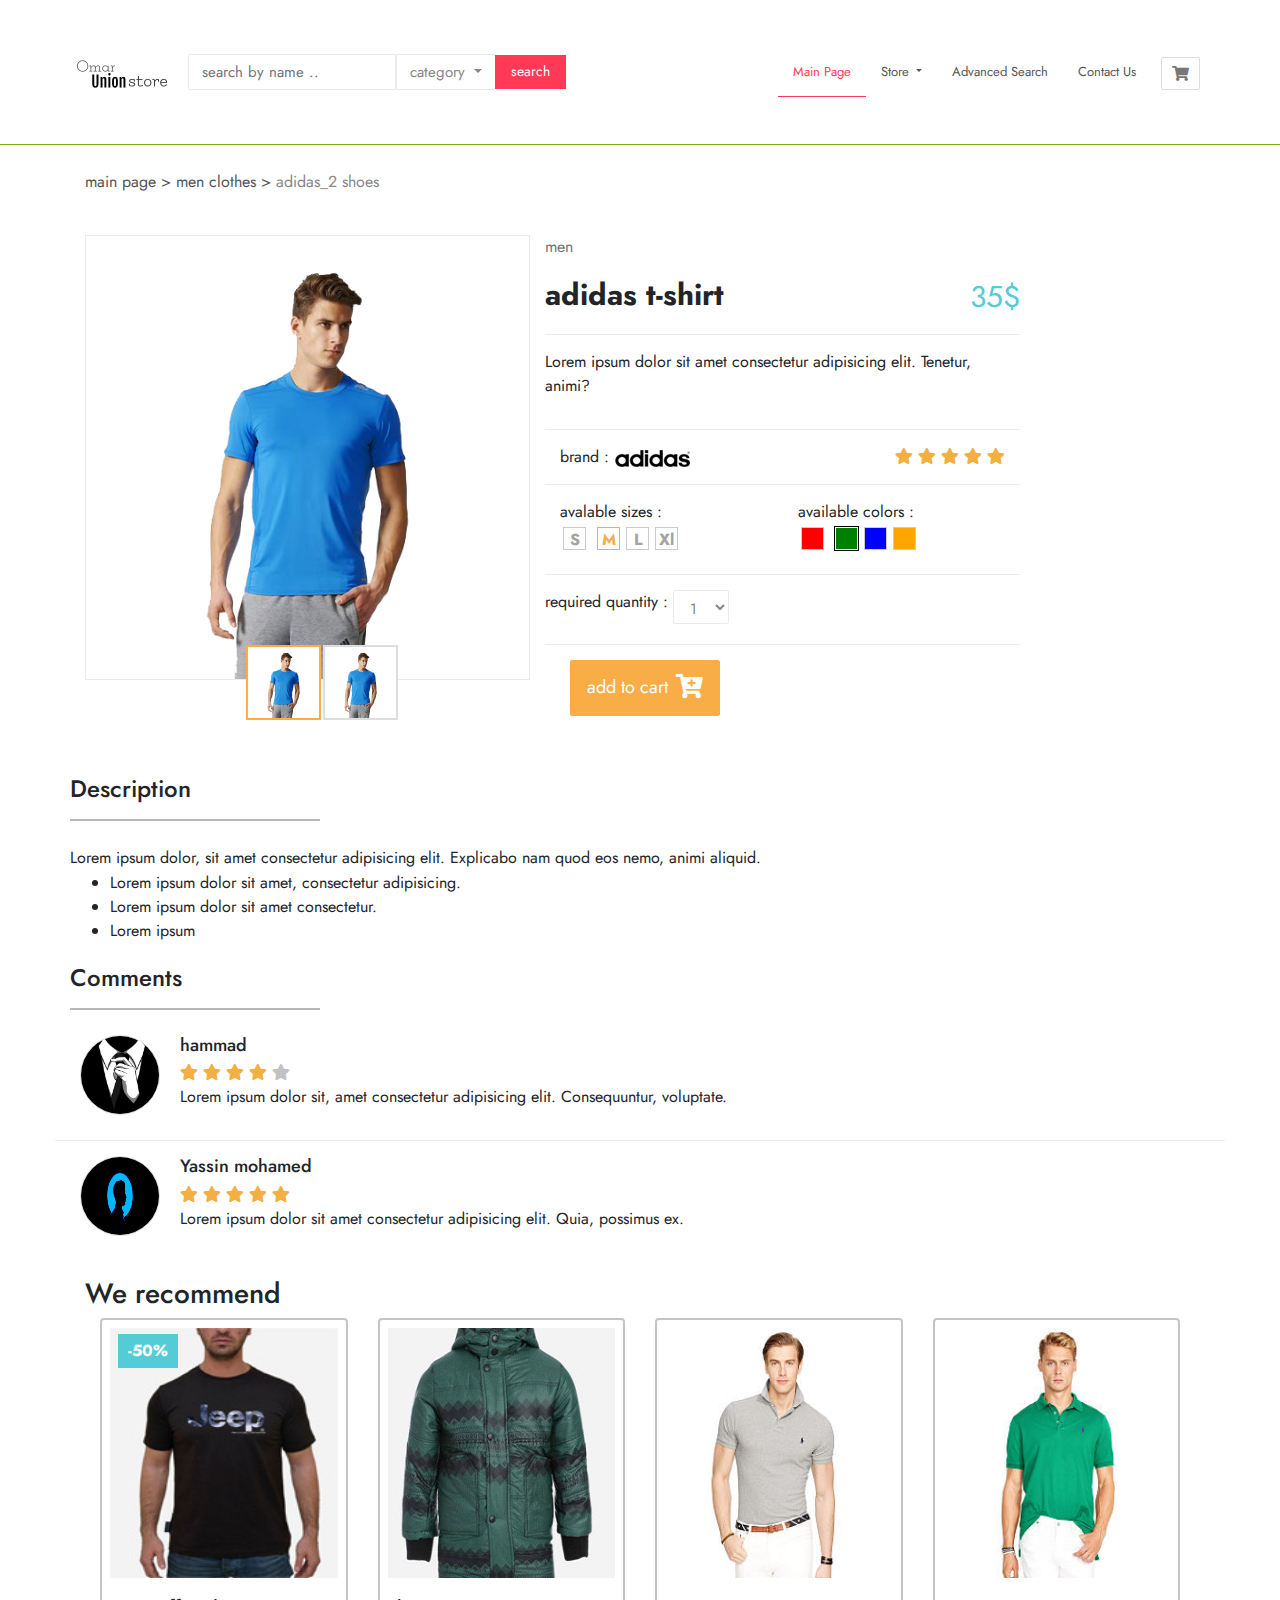
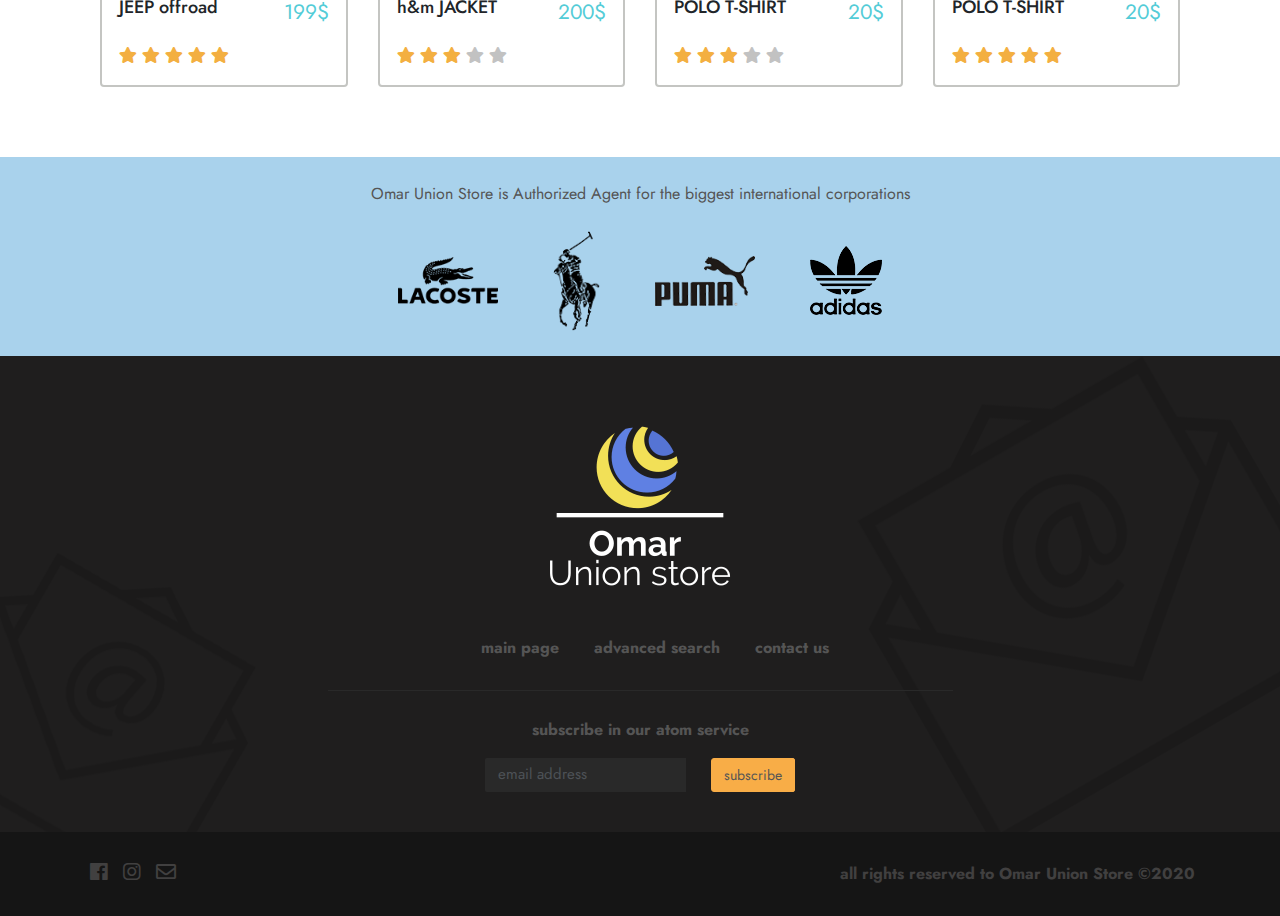
<file: products/product_1.html>
<!DOCTYPE html>
<html lang="en">
<head>
    <meta charset="UTF-8">
    <meta name="viewport" content="width=device-width, initial-scale=1.0">
    <title>product_1 </title>
    <link rel="stylesheet" href="../css/bootstrap.css">
    <link rel="stylesheet" href="../css/all.css">
    <link rel="shortcut icon" href="../images/shortcut.jpeg">
    <link rel="stylesheet" href="../css/main.css">
</head>
<body>

    <div class="container-fluid">

        <!--header-->
        <div class="row">
         <nav class="navbar navbar-expand-lg custom-navbar">
            <div class="container" >
                <div class="navbar-header">
                    <button class="collapsed navbar-toggler btn custom-btn btn-icon" data-toggle="collapse" data-target="#navbar-collapsed-menu" ><i class=" fa fa-bars"></i></button>
                    <a href="checkbox.html" class="navbar-toggler btn custom-btn btn-icon"><i class="fa fa-shopping-cart"></i></a>
                    <a href="../main.html" class="navbar-brand ">
                    <img src="../images/a.png" alt="Omar Union store">
                    </a>
                </div>
                <form  class="form-inline ">
                    <input type="search" class="form-control custom-form-control" placeholder="search by name ..">
                    <div class="dropdown categories">
                        <a class="nav-link dropdown-toggle custom-btn" href="#" id="navbardropdown" role="button" data-toggle="dropdown" aria-expanded="false">
                            category
                        </a>
                        <ul class="dropdown-menu custom-dropdown-menu">
                            <li>
                                <div class="checkbox">
                                    <label><input type="checkbox" name="search-category" value="men">men </label>

                                </div>
                            </li>
                            <li>
                                <div class="checkbox">
                                    <label><input type="checkbox" name="search-category" value="women">women </label>
                                </div>
                            </li>
                            <li>
                                <div class="checkbox">
                                    <label><input type="checkbox" name="search-category" value="kids">kids </label>
                                </div>
                            </li>
                        </ul>
                            
                    </div>
                    <button class="btn custom-btn-primary" type="submit" >search</button>
                </form>
                <div class="navbar-collapse collapse" id="navbar-collapsed-menu">
                    <ul class="navbar-nav ml-auto">
                        <li class="nav-item active"><a class="nav-link" href="#">Main Page</a></li>
                        <li class="nav-item dropdown"><a id="navbarDropdown" role="button" aria-expanded="false" data-toggle="dropdown" class="nav-link dropdown-toggle" href="#">Store </a>
                        <ul class="dropdown-menu custom-dropdown-menu">
                            <li><a class="dropdown-item" href="#">Men</a></li>
                            <li><a class="dropdown-item" href="#">Women</a></li>
                            <li><a class="dropdown-item" href="#">Kids</a></li>

                        </ul>
                        </li>
                        <li class="nav-item"><a class="nav-link" href="#">Advanced Search</a></li>
                        <li class="nav-item"><a class="nav-link" href="#">Contact Us</a></li>
                        <li class="d-none d-lg-block"><a href="checkout.html" id="btn-shopping-cart" class=" btn custom-btn btn-icon" title="shopping cart" data-toggle="tooltip" data-placement="bottom"> <!--data-placement خاصية التنسيق-->
                            <i class="fas fa-shopping-cart"></i>
                        </a></li>
                    </ul>
                </div>
            </div>
         </nav>
        </div>
        <!--end of the header-->

        <!--product-->
       
        <div class="row">
            <div class="container">


                 <!--nav links-->
                <ol class="breadcrumb custom-breadcrumb">
                    <li><a href="../main.html">main page</a></li>
                    <li><a href=".">men clothes</a></li>
                    <li ><a class="active" href=".">adidas_2 shoes</a></li>
                </ol>
                <!--end of the nav links-->


                <div class="col-12">
                    <div class="row">


                        <!--images-->
                        <div class="col-5 ">                           
                            <div class="carousel slide" id="carousel-product-images" data-ride="carousel">
                                <div class="carousel-inner">
                                    <div class="carousel-item active">
                                        <img src="../images/product_1.png" alt="front image">
                                    </div>
                                    <div class="carousel-item ">
                                        <img src="../images/product_2.png" alt="back image">
                                    </div>    


                                   
                                </div>
                                <div class="carousel-indicators custom-carousel-indicators-primary ">
                                    <img src="../images/product_1.png" alt="front image" data-target="#carousel-product-images" data-slide-to="0" class="active">
                                    <img src="../images/product_1.png" alt="front image" data-target="#carousel-product-images" data-slide-to="1" >
                                </div>
                               
                            </div>
                        </div>
                        <!--end of the images section -->

                        <div class="col-5">
                               <!--the price and category and name-->
                            <form id="form-product-selection" class="borders-between">
                                <div class="row">
                                      <div class="product-category block-100">men</div>
                                   
                                    <div class="clearfix block-100">
                                        <h2 class="float-left">adidas  t-shirt</h2>
                                        <div class="float-right price large">35$</div>
                                    </div>                                  
                                </div>
                                <!--finsih of the price and category and name-->


                                <!--the product details-->
                                <div class="row">
                                    <p class="product-description">
                                        Lorem ipsum dolor sit amet consectetur adipisicing elit. Tenetur, animi?
                                    </p>
                                </div>
                                <!--end of the product details-->

                                <!--brand and stars-->
                                <div class="row brand-and-rating">
                                    <div class="col-6">
                                        <div class="brand">
                                            brand : 
                                            <img src="../images/adidas_small.png" alt="adidas_small">
                                        </div>
                                    </div>
                                    <div class="col-6">
                                        <div class="float-right rating">
                                            <i class="fa fa-star active"></i>
                                            <i class="fa fa-star active"></i>
                                            <i class="fa fa-star active"></i>
                                            <i class="fa fa-star active"></i>
                                            <i class="fa fa-star active"></i>
                                        </div>
                                    </div>
                                </div>
                                <!--end of the brand and rating-->


                                <!--size and color-->
                                <div class="row size-and-color">
                                    <div class="col-md-6">
                                        avalable sizes : 
                                        <br>
                                        <div class="product-option">
                                            <label>S
                                                <input type="radio" name="size" value="m" >
                                            </label>
                                        </div>
                                        <div class="product-option active">
                                            <label>M
                                                <input type="radio" name="size" value="sm" checked>
                                            </label>
                                        </div><div class="product-option">
                                            <label>L
                                                <input type="radio" name="size" value="l">
                                            </label>
                                        </div><div class="product-option">
                                            <label>Xl
                                                <input type="radio" name="size" value="xl">
                                            </label>
                                        </div>
                                    </div>
                                    <!--end of the size-->
                                    <div class="col-md-6">
                                        available colors : 
                                        <br>
                                        <div class="product-option color-option" style="background-color: red;">
                                            <label> &nbsp;
                                                <input type="radio" name="color" value="red" >
                                            </label>
                                        </div>
                                        <div class="product-option active color-option" style="background-color: green;">
                                            <label> &nbsp;
                                                <input type="radio" name="color" value="green" checked>
                                            </label>
                                        </div><div class="product-option color-option" style="background-color: blue;">
                                            <label> &nbsp;
                                                <input type="radio" name="color" value="blue">
                                            </label>
                                        </div><div class="product-option color-option" style="background-color: orange;">
                                            <label> &nbsp;
                                                <input type="radio" name="color" value="orange">
                                            </label>
                                        </div>
                                    </div>
                                    <!--end of the colors-->
                                </div>

                                <!--quantity-->
                                <div class="row product-quantity clearfix">
                                    <div class="col-12">
                                        <div class="float-left">
                                            required quantity : 
                                        </div>
                                        <div class="float-left">
                                            <select name="quantity" id="" class="form-control custom-form-control">
                                                <option value="1">1</option>
                                                <option value="2">2</option>
                                                <option value="3">3</option>
                                            </select>
                                        </div>
                                    </div>
                                </div>
                                <!--end of the quantity-->

                                <!--buttom-->
                                <div class="row">
                                    <div class="col-12">
                                        <button type="submit" class="btn btn-lg btn-primary custom-btn custom-btn-primary2 custom-btn-with-icon">
                                            <span class="clearfix">
                                                <span class="float-left">add to cart</span>
                                                <span class="float-right"><i class="fa fa-cart-plus fa-lg"></i></span>
                                            </span>
                                        </button>
                                    </div>
                                </div>
                                <!--end of the buttom -->

                            </form>
                        </div>




                    </div>

                      <!--description-->
                      <div class="row more-description">
                        <div class="col-12">
                            <h3 class="custom-heading heading-with-border-bottom heading-inline">Description</h3>
                            <p>Lorem ipsum dolor, sit amet consectetur adipisicing elit. Explicabo nam quod eos nemo, animi aliquid.</p>
                            <ul>
                                <li>Lorem ipsum dolor sit amet, consectetur adipisicing.</li>
                                <li>Lorem ipsum dolor sit amet consectetur.</li>
                                <li>Lorem ipsum </li>
                            </ul>
                        </div>
                    </div>
                    <!--end of more description section-->


                    <!--comments-->
                    <div class="row">
                        <div class="comments block-100">
                            <h3 class="custom-heading heading-with-border-bottom heading-inline">Comments</h3>
                            
                            <div class="borders-between">
                                <div class="row">
                                    <div class="media">
                                        <img class="media-object media-left" src="../images/profile picture.jpg" alt="profile picture">
                                        <div class="media-body">
                                            <h4 class="media-heading">hammad</h4>
                                            <div class="rating">
                                                <i class="fa fa-star active"></i>
                                                <i class="fa fa-star active"></i>
                                                <i class="fa fa-star active"></i>
                                                <i class="fa fa-star active"></i>
                                                <i class="fa fa-star "></i>
                                            </div>
                                            <p>Lorem ipsum dolor sit, amet consectetur adipisicing elit. Consequuntur, voluptate.</p>
                                        </div>

                                    </div>
                                </div>

                                <div class="row">
                                    <div class="media">
                                        <img src="../images/profile picture2.jpg" alt="profile picture2" class="media-object media-left">
                                        <div class="media-body">
                                            <h4 class="media-heading">Yassin mohamed</h4>
                                            <div class="rating">
                                                <i class="fa fa-star active"></i>
                                                <i class="fa fa-star active"></i>
                                                <i class="fa fa-star active"></i>
                                                <i class="fa fa-star active"></i>
                                                <i class="fa fa-star active"></i>
                                            </div>
                                            <p>Lorem ipsum dolor sit amet consectetur adipisicing elit. Quia, possimus ex.</p>
                                        </div>
                                    </div>
                                </div>
                            </div>

                        </div>
                    </div>
                    <!--end of comments-->

                    <div class="row suggestions">
                        <h3 class="custom heading col-sm-12 ">We recommend</h3>
                    </div>

                    <!--products-->
                    <div class="pr">
                        <!--بداية منتج-->
                        <div class="col-lg-3 col-md-4 d-none d-lg-block ">
                            <div class="card custom-thumbnail">
                                <div class="sale">50%</div>
                                <div class="overlay">
                                    <button data-add-to-cart=""  class="btn custom-btn btn-secondary add-to-cart-btn">                        <i class="fas fa-shopping-cart"></i>
                                        add to cart</button>
                                </div>
                                <img src="../images/tshirt.jpg" alt="h&m">
                                <div class="card-body">
                                <div class="clearfix">
                                            <h4 class="float-left">JEEP offroad </h4>
                                            <div class="price float-right">199$</div>
                                            </div>
                                            <div class="clearfix">
                                            <div class="rating float-left">
                                                <i class="fa fa-star active"></i>
                                                <i class="fa fa-star active"></i>
                                                <i class="fa fa-star active"></i>
                                                <i class="fa fa-star active"></i>
                                                <i class="fa fa-star active"></i>
                                            </div>
                                            <button class="float-right btn btn-default custom-btn add-to-cart-btn d-block d-lg-none" data-add-to-cart="">add to cart <i class="fa fa-cart-plus"></i></button>
                                </div>
                                </div>
                            </div>
                        </div>
                        <!--نهاية منتج-->

                        <!--بداية منتج-->
                        <div class="col-lg-3 col-md-4"> 
                            <div class="card custom-thumbnail">
                                <div class="overlay">
                                    <button data-add-to-cart="" class="btn custom-btn btn-secondary add-to-cart-btn">                        <i class="fas fa-shopping-cart"></i>
                                    add to cart</button>
                                </div>
                                <img src="../images/most_sold_3.jpg" alt="h&m">
                                <div class="card-body">
                                    <div class="clearfix">
                                        <h4 class="float-left">h&m JACKET</h4>
                                        <div class="price float-right">200$</div>
                                    </div>
                                    <div class="clearfix">
                                        <div class="rating float-left">
                                        <i class="fa fa-star active"></i>
                                        <i class="fa fa-star active"></i>
                                        <i class="fa fa-star active"></i>
                                        <i class="fa fa-star"></i>
                                        <i class="fa fa-star"></i>
                                        </div>
                                        <button class="float-right btn btn-default custom-btn add-to-cart-btn d-block d-lg-none" data-add-to-cart="">add to cart <i class="fa fa-cart-plus"></i></button>

                                    </div>
                                </div>
                            </div>
                        </div>
                     <!--نهاية منتج-->

                     <!--بداية منتج-->
                        <div class="col-lg-3 col-md-4">
                            <div class="card custom-thumbnail">
                                <div class="overlay">
                                    <button data-add-to-cart="" class="btn custom-btn btn-secondary add-to-cart-btn">                        <i class="fas fa-shopping-cart"></i>
                                    add to cart</button>
                                </div>
                                <img src="../images/polo_1.jpg" alt="h&m">
                            <div class="card-body">
                                <div class="clearfix">
                                    <h4 class="float-left">POLO T-SHIRT</h4>
                                    <div class="price float-right">20$</div>
                                </div>
                                <div class="clearfix">
                                    <div class="rating float-left">
                                    <i class="fa fa-star active"></i>
                                    <i class="fa fa-star active"></i>
                                    <i class="fa fa-star active"></i>
                                    <i class="fa fa-star"></i>
                                    <i class="fa fa-star"></i>
                                    </div>
                                    <button class="float-right btn btn-default custom-btn add-to-cart-btn d-block d-lg-none" data-add-to-cart="">add to cart <i class="fa fa-cart-plus"></i></button>

                                    </div>
                                </div>
                            </div>
                        </div>
                        <!--نهاية منتج-->

                        <!--بداية منتج-->
                        <div class="col-lg-3 col-md-4" >
                            <div class="card custom-thumbnail">
                                <div class="overlay">
                                    <button data-add-to-cart="" class="btn custom-btn btn-secondary add-to-cart-btn">                        <i class="fas fa-shopping-cart"></i>
                                        add to cart</button>
                                </div>
                                <img src="../images/polo_2.jpg" alt="h&m">
                                <div class="card-body">
                                    <div class="clearfix">
                                        <h4 class="float-left">POLO  T-SHIRT</h4>
                                        <div class="price float-right">20$</div>
                                    </div>
                                    <div class="clearfix">
                                        <div class="rating float-left">
                                        <i class="fa fa-star active"></i>
                                        <i class="fa fa-star active"></i>
                                        <i class="fa fa-star active"></i>
                                        <i class="fa fa-star active"></i>
                                        <i class="fa fa-star active"></i>
                                        </div>
                                        <button class="float-right btn btn-default custom-btn add-to-cart-btn d-block d-lg-none" data-add-to-cart="">add to cart <i class="fa fa-cart-plus"></i></button>

                                    </div>
                                </div>
                        </div>
                        </div>
                      <!--نهاية منتج-->
                    </div>

                </div>
            </div>
       </div>


























        
          <!--footer 1-->
          <div id="footer" class="row">
            <div id="brand-logos" class="col-12 text-center">
                <span>Omar Union Store is Authorized Agent for the biggest international corporations </span>
                <div class="img-container">
                    <img src="../images/lacoste.png" alt="lacoste">
                    <img src="../images/polo.png" alt="polo">
                    <img src="../images/puma.png" alt="puma">
                    <img src="../images/adidas.png" alt="adidas">
                </div>
            </div>
            <!--footer2-->
            <div id="footer-nav">
                <div class="container-fluid text-center">
                    <div class="footer-logo">
                       <a href="." > <img src="../images/footerlogo.png" alt="logo"> </a>
                    </div>
                    <div id="footer-nav-links" class="col-12 d-md-block d-none ">
                        <a href=".">main page</a>
                        <a href="../search.html">advanced search</a>
                        <a href="../contact.html">contact us</a>
                    </div>
                    <div id="newsletter" class="col-6 offset-3">
                        <form action="" class="form">
                            <label for="footer-email">
                                subscribe in our atom service
                            </label>
                            <br>
                            <div class="input-group">
                                <input class="form-control custom-form-control" type="email" id="footer-email" placeholder="email address" name="email" required>
                                <div class="input-group-btn">
                                    <button type="submit" class="btn btn-primary custom-btn custom-btn-primary2">subscribe</button>
                                </div>
                            </div>
                        </form>
                    </div>
     
                </div>
            </div>
            <!--footer3-->
            <div id="footer-copyright-social" class="col-12">
                <div class="container">
                    <div class="clearfix">
                        <div id="copyright" class="float-right">
                            all rights reserved to Omar Union Store &copy;2020
                        </div>
                        <div id="social-icons" class="float-left">
                            <a href="https://www.facebook.com/profile.php?id=100008350684127" target="_blank">
                                <i class="fab fa-facebook"></i>
                            </a>
                            <a href="https://www.instagram.com/omarabdalla671/" target="_blank">
                                <i class="fab fa-instagram"></i>
                            </a>
                            <a href="mailto:omarwork671@gmail.com" target="_blank">
                                <i class="far fa-envelope"></i>
                            </a>
                        </div>
                    </div>
                </div>
            </div>

          </div>
          <!--end of the footer-->

    












    </div> 




















<script src="../js/jquery-slim.min.js"></script>
<script src="../js/popper.min.js"></script>
<script src="../js/bootstrap.js"></script> 
<script src="../js/main.js"></script>
</body>
</html>
</file>
<file: css/main.css>
@import url(https://fonts.googleapis.com/css2?family=Jost:ital,wght@0,500;1,900&display=swap);body{font-family:Jost,sans-serif}.custom-navbar{border-bottom:1px solid #7baf11;width:100%;background-color:#fff;padding-bottom:15px;padding-top:15px}.navbar-header img{width:100px;margin:0;padding:0}.custom-navbar .container{padding:0}.custom-btn,.custom-form-control{border:1px solid #ebebeb;box-shadow:none;border-radius:2px;font-size:15px;padding:5.5px 13px;transition:all .3s ease-out;color:#868686}.custom-btn:hover{background-color:#d4d4d4;border:1px solid #8c8c8c}.custom-dropdown-menu{border-radius:2px;box-shadow:0 2px 5px 0 #000;color:#555454}.custom-dropdown-menu .checkbox{margin:0 5px;display:inline-block}.custom-dropdown-menu .checkbox label input{margin-right:5px}.custom-navbar .custom-btn-primary{background-color:#ff3956;border-color:#ff3956;color:#fff;padding:5px 15px 6px 15px;border-radius:0;font-size:14px;font-weight:1400}.custom-navbar .custom-btn-primary:active,.custom-navbar .custom-btn-primary:active:focus,.custom-navbar .custom-btn-primary:active:hover,.custom-navbar .custom-btn-primary:focus,.custom-navbar .custom-btn-primary:hover{background-color:#c2101e;border-color:#c2101e;color:#fff}.categories .nav-link{padding:6px 13px 6px;border-radius:0;border-right:0}.custom-navbar .navbar-nav>li{margin:0}.custom-navbar .navbar-nav li a.nav-link{color:#555;font-size:13px;padding:15px}.custom-navbar .navbar-nav li a.nav-link:hover{color:#000}.custom-navbar .navbar-nav li.active>a.nav-link{color:#ff3956;border-bottom:1px solid #ff3956}.custom-navbar .navbar-nav li.active:hover>a.nav-link{background-color:#e7e7e7}.custom-dropdown-menu li a:hover{background-color:#ffe7ff}.custom-navbar a.btn-icon{padding:5px 10px 4px;color:#777;border:1px solid #ddd;background-color:transparent;border-radius:2px;margin-left:10px;margin-right:10px}.custom-navbar .navbar-nav li a#btn-shopping-cart:last-of-type{margin-top:10px}.custom-navbar .container .navbar-brand{margin-left:2px;margin-top:4px}.custom-navbar .custom-form-control:focus{border-color:#c2101e;box-shadow:0 0 2px 0 #c2101e}#carousel-featured{background-color:#fff;height:400px;padding-top:25px}.col-12{padding:0}#carousel-featured .carousel-item img{height:250px}#carousel-featured .product-details{border:1px solid #9b9b98;padding:20px;position:relative;top:50px;height:200px;background-color:#f7f8f3}#carousel-featured .product-details .product-category{border:1px solid #dddddb;padding:10px;position:absolute;top:-10px;left:-10px;background-color:#f7f8f3;color:#555}#carousel-featured .product-details h1{font-weight:700;font-size:175%;margin-top:30px;color:#555}#carousel-featured .product-details .custom-btn-primary{color:#f8ad47;border-color:#f8ad47;background-color:transparent;padding:9px 30px;margin-top:15px;font-size:18px;border-radius:2px}#carousel-featured .product-details .custom-btn-primary:hover{color:#b86d07;border-color:#b86d07}.sale{background-color:#53ccd7;color:#fff;font-weight:700;position:absolute}.sale.large{height:60px;width:60px;border-radius:50%;justify-content:center;align-items:center;padding:35px;right:-15px;top:-15px;line-height:90%;transform:rotate(-25deg);font-size:130%;display:flex;flex-direction:column}#carousel-featured .product-details .sale.large span{font-size:15px}.custom-carousel-indicators-primary img{height:75px;width:75px;border:2px solid #dddddb;background-color:#fff;margin-right:2px}.custom-carousel-indicators-primary img.active{border-color:#f8ad47}.custom-carousel-indicators-primary{top:250px;left:41.65%}#carousel-featured .carousel-control-next,#carousel-featured .carousel-control-prev{color:#eb6b6b;background:0 0;text-shadow:none;font-size:20px}.custom-carousel-control.carousel-control-prev>i{position:absolute;left:25%}.custom-carousel-control.carousel-control-next>i{position:absolute;right:25%}.carousel-row>.col-12{padding:0}#store-features{box-shadow:0 0 15px #eef0ea;position:relative;top:-30px;background-image:url(../images/bg_features.png);background-repeat:no-repeat;background-color:#fff;padding-bottom:35px;padding-top:5px;background-size:auto 60%;background-position:-10px -20px}#store-features .feature>img{height:40px;margin-bottom:10px}#store-features .feature+.feature{border-right:1px solid #eef0ea}h3.custom-heading{font-size:24px;margin:20px 0 25px}.custom-thumbnail{border:2px solid #c4c5c2;padding:8px;cursor:pointer;margin-bottom:20px}.custom-thumbnail:hover{border-color:#53ccd7}.custom-thumbnail h4{font-size:18px;padding-top:10PX}.custom-thumbnail .card-body{padding:9px}.custom-thumbnail .price{padding-top:10px}.price{color:#53ccd7}.rating{color:#c2c2c2}.rating .active{color:#f3af41}.overlay{position:absolute;background-color:rgba(83,204,215,.5);height:250px;width:calc(100% - 16px);display:flex;justify-content:center;align-items:center;opacity:0;transition:.5s all ease}.overlay:hover{opacity:1}.add-to-cart-btn{background-color:#fff;color:#19becd;font-weight:700}.add-to-cart-btn:hover{color:#f3af41;font-weight:400}.custom-thumbnail .sale{padding:5px 10px;position:absolute;left:16px;top:14px}.custom-thumbnail .sale::before{content:' -'}.custom-carousel-indicators{position:static;width:100%;text-align:center;margin:0}.custom-carousel-indicators>li,.custom-carousel-indicators>li.active{height:13px;width:13px;margin:2px;display:inline-block;background-color:#740b0b;border-radius:50%}.custom-carousel-indicators>li.active{background-color:#420505}.custom-thumbnail img{height:250px;width:100%;max-width:250px;margin:0 auto;display:block}.custom-panel{border:4px solid #cfcfce;border-radius:2px;box-shadow:none;padding:20px}.custom-panel .product-image{width:100%;margin-bottom:8px}.custom-btn-primary{color:#f8ad47;border-color:#f8ad47;background-color:transparent}.custom-btn-primary:active,.custom-btn-primary:active:focus,.custom-btn-primary:active:hover,.custom-btn-primary:focus,.custom-btn-primary:hover{color:#b86d07;border-color:#b86d07;background-color:transparent}.custom-panel h4,.price{font-size:130%;margin-top:0;margin-bottom:15px}.custon-text-muted{color:#a9a9a9}.custom-arrow-btn{background-color:#fff;color:#868686;border:1px solid #ebebeb;box-shadow:none;border-radius:2px;padding:5px 10px;font-size:12px}.brand-products{margin-bottom:20px}.brand-text{display:inline-block}.brand-nav{margin-top:14px}#row-brands h3.custom-heading{border-top:1px solid #c6c7c6;padding-top:25px}#brand-logos{background-color:#a9d2ec;padding:25px 0;width:100%;color:#555;margin-top:50px}#brand-logos img{margin-left:25px;margin-right:25px;max-width:100px;max-height:100px;margin-top:25px}#footer-nav{width:100%;background-color:#1f1e1e;padding:50px 0 40px;background-image:url(../images/bg_footer_1.png),url(../images/bg_footer_2.png);background-repeat:no-repeat,no-repeat;background-position:110% 0,-10% 150%}.footer-logo img{width:200px}#footer-nav-links{margin:30px 0}#footer-nav-links a{color:#555;margin-left:30px;font-weight:700}#footer-nav-links a:hover{text-decoration:none;color:#f8ad47;font-weight:400;cursor:pointer}#footer-nav #newsletter{border-top:1px solid #292929}#footer-nav form{max-width:310px;margin:0 auto;color:#555}#footer-nav form label{margin:27px 0 16px;font-size:16px;font-weight:700}.custom-btn-primary2{color:#fff;background-color:#f8ad47;border-color:#f8ad47}.custom-btn-primary2.custom-btn-primary:active:focus,.custom-btn-primary2:active,.custom-btn-primary2:active:hover,.custom-btn-primary2:focus,.custom-btn-primary2:hover,.custom-btn-primary2:hover:disabled{border-color:#b86d07;background-color:#b86d07}#newsletter form input{background-color:#313131;opacity:60%;border:1px #4e4e4e}#newsletter form button{color:inherit;border-top-left-radius:3px;border-bottom-left-radius:3px;font-size:14px;padding:6px 12px 5px}#footer-copyright-social{background-color:#151515;color:#414040;padding-top:30px;padding-bottom:30px;font-weight:700;width:100%}#footer-copyright-social i{color:#414040;margin-left:5px;margin-right:5px;font-size:20px;text-decoration:none}#footer-copyright-social i:hover{color:#b86d07;text-decoration:none}.custom-breadcrumb{background-color:transparent;padding:25px 0}.custom-breadcrumb a{color:#555;text-decoration:none}.custom-breadcrumb>li+li::before{content:'>';color:#555;padding:0 5px}.custom-breadcrumb a.active{color:#8a8787}.custom-breadcrumb a:hover{color:#f8ad47}#carousel-product-images .carousel-indicators{position:relative;top:-35px;right:auto;left:15px}#carousel-product-images .carousel-item img{border:#ebebeb solid 1px;width:100%}.block-100{width:100%;display:block}.product-category{color:#747474}#form-product-selection h2{font-size:30px;font-weight:700;margin:18px 0 18px}#form-product-selection .price.large{font-size:30px;margin-top:15px}.borders-between>*+*{padding-top:15px;border-top:1px solid #ebebeb;padding-bottom:15px}.product-description{margin-top:0 0 10px}.product-option{display:inline-block;height:23px;width:23px;border:1px solid #cccaca;text-align:center;line-height:23px;color:#a5a3a3;margin:3px 3px 9px 3px}.product-option input{display:none}.product-option label{font-weight:700;display:inline-block;height:100%;width:100%}.product-option.active{color:#f8ad47;border-color:#f8ad47}.color-option.active{border-color:#fff;outline:#000 solid 1px}.product-quantity select{width:56px;height:34px!important;padding:6px 12px;margin-left:5px}.label{padding-top:10px}.product-quantity{padding-bottom:20px}.custom-btn-with-icon{min-width:150px;padding:13px 16px 14px;font-size:18px}.heading-with-border-bottom{border-bottom:2px solid #b9b9b9;padding-bottom:15px}.heading-inline{display:inline-block;min-width:250px}.more-description p,.more-description ul{margin-bottom:1px}.comments .media:first-child{margin-top:0}.comments .media img{height:80px;width:80px;margin-left:10px;border:1px solid #dfdfdf;border-radius:50%}.comments .media .media-heading{font-size:18px;margin-bottom:5px}.comments .media{margin:15px}.comments .media .media-body{margin-left:20px}.pr{display:flex}.suggestions .custom-thumbnail{margin-right:-8px;margin-left:-8px}h1.custom-heading{font-size:36px;margin:25px}.custom-table .custom-media .media-object{width:80px;height:80px}.custom-table td,.custom-table th{padding:15px;border-top:1px solid #c5c4c4;border-bottom:1px solid #c5c4c4;font-size:120%}.custom-table td:first-child,.custom-table th:first-child{width:50%}.custom-table th{color:#a09e9e;font-weight:400}.custom-table td:not(:first-child),.custom-table th:not(:first-child){text-align:center}.custom-table .custom-media .media-body{margin-left:20px}.custom-table .custom-btn.btn-danger{color:#fff}.custom-table .custom-btn.btn-danger:hover{background-color:#f3af41}.custom-table tfoot td{border-bottom:none;font-size:150%}#form-checkout button[type=submit]{margin-top:15px;margin-bottom:100px;font-size:18px}#suggesitions{margin-left:15px;border-bottom:1px #ebebeb solid;margin-bottom:15px}.custom-input-lg{border-radius:2px;height:46px!important;padding:0 16px;font-size:18px;border:2px solid #c2c0c0}.custom-input-lg:focus{border-color:#b86d07;box-shadow:0 0 2px 0 #b86d07}.go-right-1{margin-left:20px}.go-right{margin-left:25px}.custom-heading3{margin-left:20px;margin-top:60px;border-bottom:2px solid #d1d0d0;border-width:600%;line-height:50px}.custom-btn-primary2[type=submit]{margin-left:25px}.margin-left{margin-left:2px!important}#form-advanced-search{border:1px solid #ebebeb;padding-bottom:20px;margin-bottom:35px;display:table}#form-advanced-search .custom-panel{border:none;padding:5px}.custom-panel .card-header{background-color:transparent;padding:7px 10px 13px}.custom-list-group>.list-group-item{border:none;padding:0 10px 14px 0}.custom-list-group>.list-group-item:last-child{padding:0 10 0 0}.custom-list-group{border-bottom:1px solid #ebebeb}#form-advanced-search input[type=checkbox]+label{cursor:pointer;font-weight:700}#price-range{margin:25px 0 35px;height:2px;background-color:#c5c5c5}#price-range .ui-slider-handle{background-color:#f8af47;border:none;border-radius:50%;height:12px;width:12px}#price-range .ui-slider-range{border:1px solid #f8ad47;top:-1px}#form-advanced-search button{font-size:18px;padding:9px 0}.custom-pagination li a{border:1px solid #ebebeb;width:32px;height:32px;line-height:32px;margin-right:3px;margin-left:3px;color:#c2c2c2;transition:all .3s ease;display:inline-block;text-align:center}.custom-pagination li.active a{background-color:#f8ad47;color:#fff;border-color:#f8ad47}.custom-pagination li a:active,.custom-pagination li a:focus,.custom-pagination li a:hover{color:#ab7731;border-color:#ab7731;text-decoration:none}.custom-pagination{margin:25px 0}#search-results .custom-thumbnail{margin-left:-8px;margin-right:-8px}#search-results h3.heading-with-border-bottom{margin-top:5px}#map{padding:0;margin-top:5px}.rotate{transform:rotate(90deg)}#contact-option h4{font-size:18px;padding-bottom:12px;margin-bottom:30px}#contact-info{margin-bottom:30px}#contact-info i{color:#f3af41;font-size:18px;margin:10px;width:25px;text-align:center}.form-group .custom-form-control{border:2px #aaa8a8 solid}.big{width:85px;height:40px}#contact-option{margin-bottom:25px}.add-padding{padding:0 15px!important}@media (max-width:575px){#carousel-featured .carousel-item{padding:0 20px}#footer #brand-logos span{font-size:15px}#brand-logos img{margin:5px 1px}#form-product-selection,.comments,.more-description{padding-left:15px;padding:15px}#form-checkout{padding-left:0;padding-right:0}}@media (max-width:767px){.navbar .form-inline .custom-btn-primary{padding-left:5px;padding-right:5px}#carousel-featured,#carousel-featured .product-details{height:auto}#carousel-featured .product-details{position:static;text-align:center}#carousel-featured{padding-bottom:30px}#carousel-featured .carousel-item img{height:250px}#brand-logos img{max-height:60px;max-width:60px;margin:5px 24px 5px 23px}.pr{display:block}.hide-on-small{display:none}}@media (max-width:991px){.navbar-header .container{max-width:100%}.navbar-header{display:block;width:100%;margin:5px 15px 0 5px}.custom-navbar{padding:.5rem 0 30px}.navbar-brand img{width:150px}.form-inline{width:100%;border-top:1px solid #eee;border-bottom:1px solid #eee;padding:10px 0}.form-inline .dropdown{display:none}.form-inline .custom-form-control{width:86%;margin-left:2%}.form-inline .custom-btn-primary{width:10%}.custom-navbar a.btn-icon,.custom-navbar button.btn-icon{padding:10px;margin-right:5px;margin-top:4px;margin-left:10px}.navbar-header .btn-icon i{font-size:19px}.custom-navbar .navbar-nav li a.nav-link{padding:10px 15px}.navbar-collapse{border-top:1px solid #eee;margin-top:15px;padding-top:8px;font-weight:700}#carousel-featured .custom-carousel-indicators-primary{left:31%}.overlay{display:none}#copyright,#social-icons{width:100%;text-align:center}#social-icons{margin-top:10px;font-size:150%}.product-option{width:50px;height:50px;margin:10px;line-height:50px;font-size:20px}#form-checkout{padding-left:15px;padding-right:15px}#price-range .ui-slider-handle{height:20px;width:20px;top:-10px}.custom-list-group{border-bottom:0 solid #ebebeb}#search-pagination{text-align:center}.custom-pagination{display:inline-flex}.container-fluid{width:100%}#form-subscription{margin-bottom:40px}#contact-option{margin-left:10px;margin-right:10px}}@media (max-width:1199px){.custom-navbar .navbar-nav li a.nav-link{padding:8px}.pr{width:100%}}
</file>
